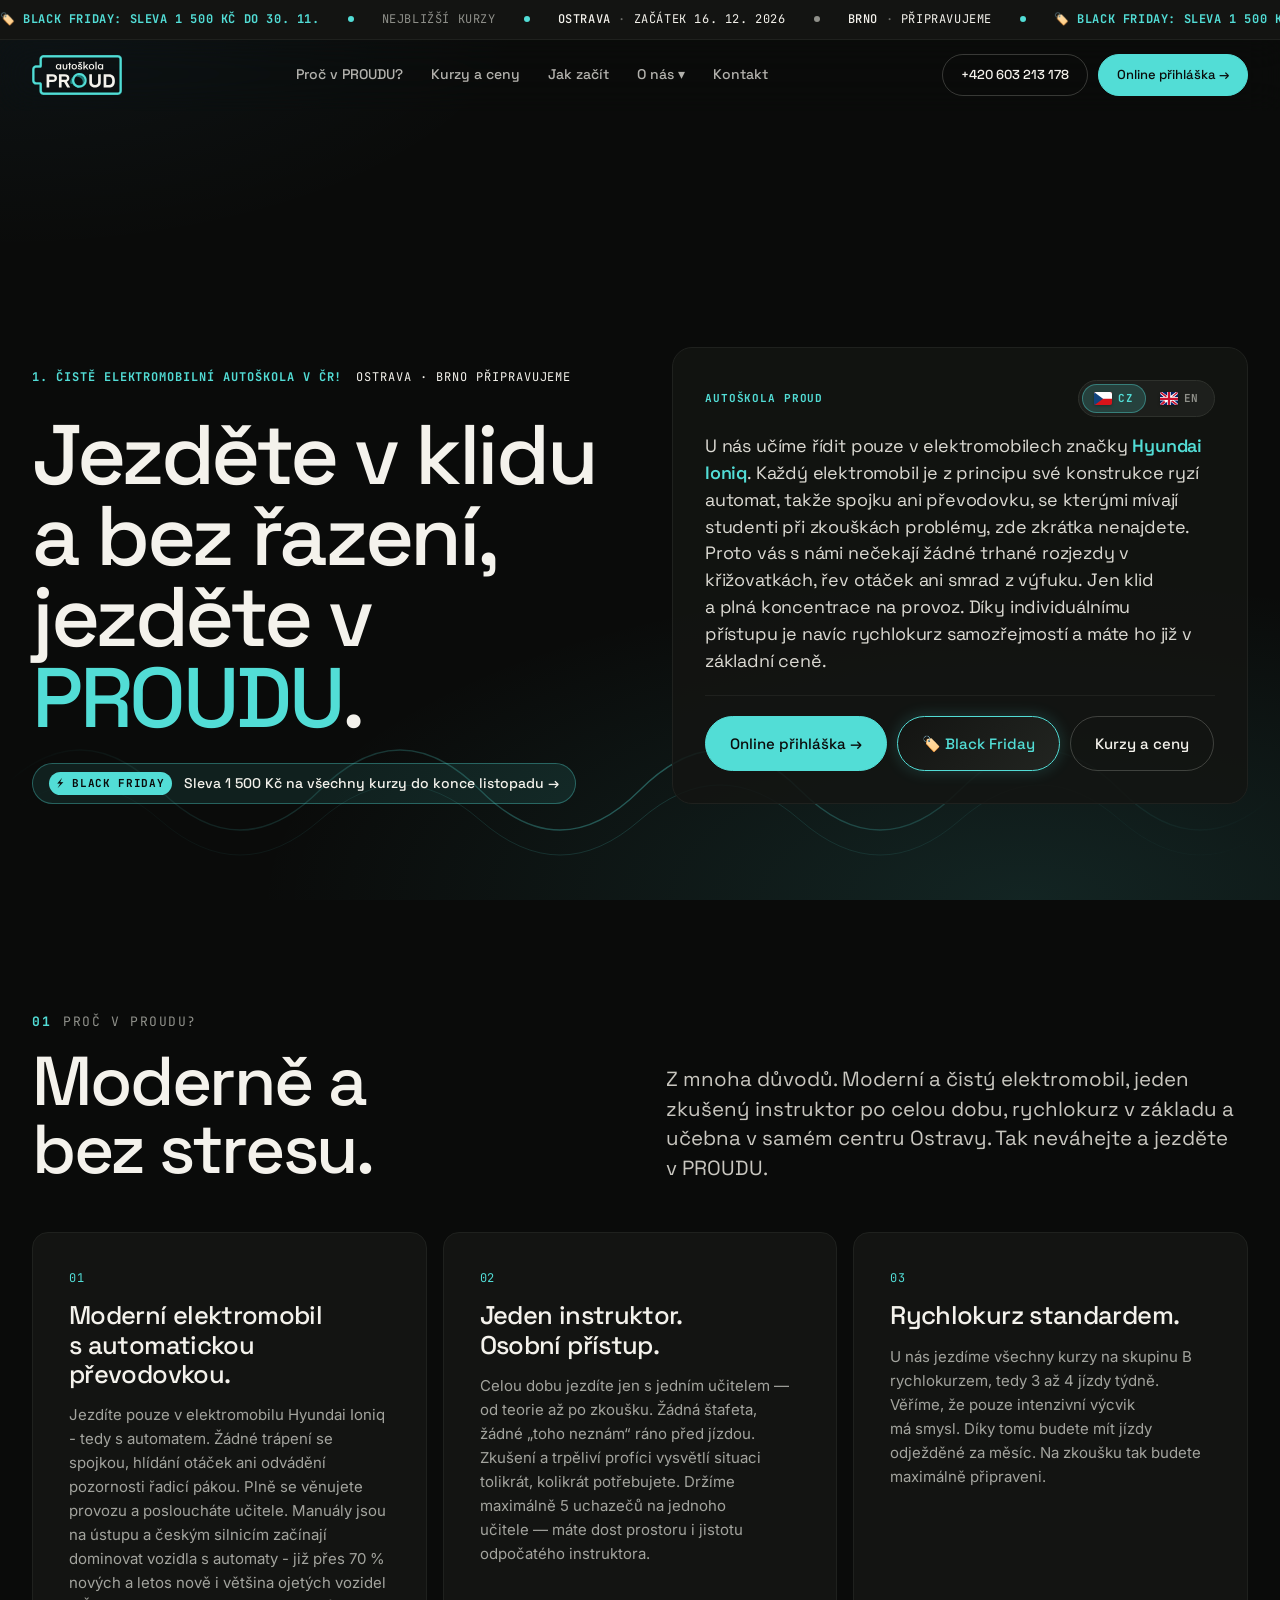
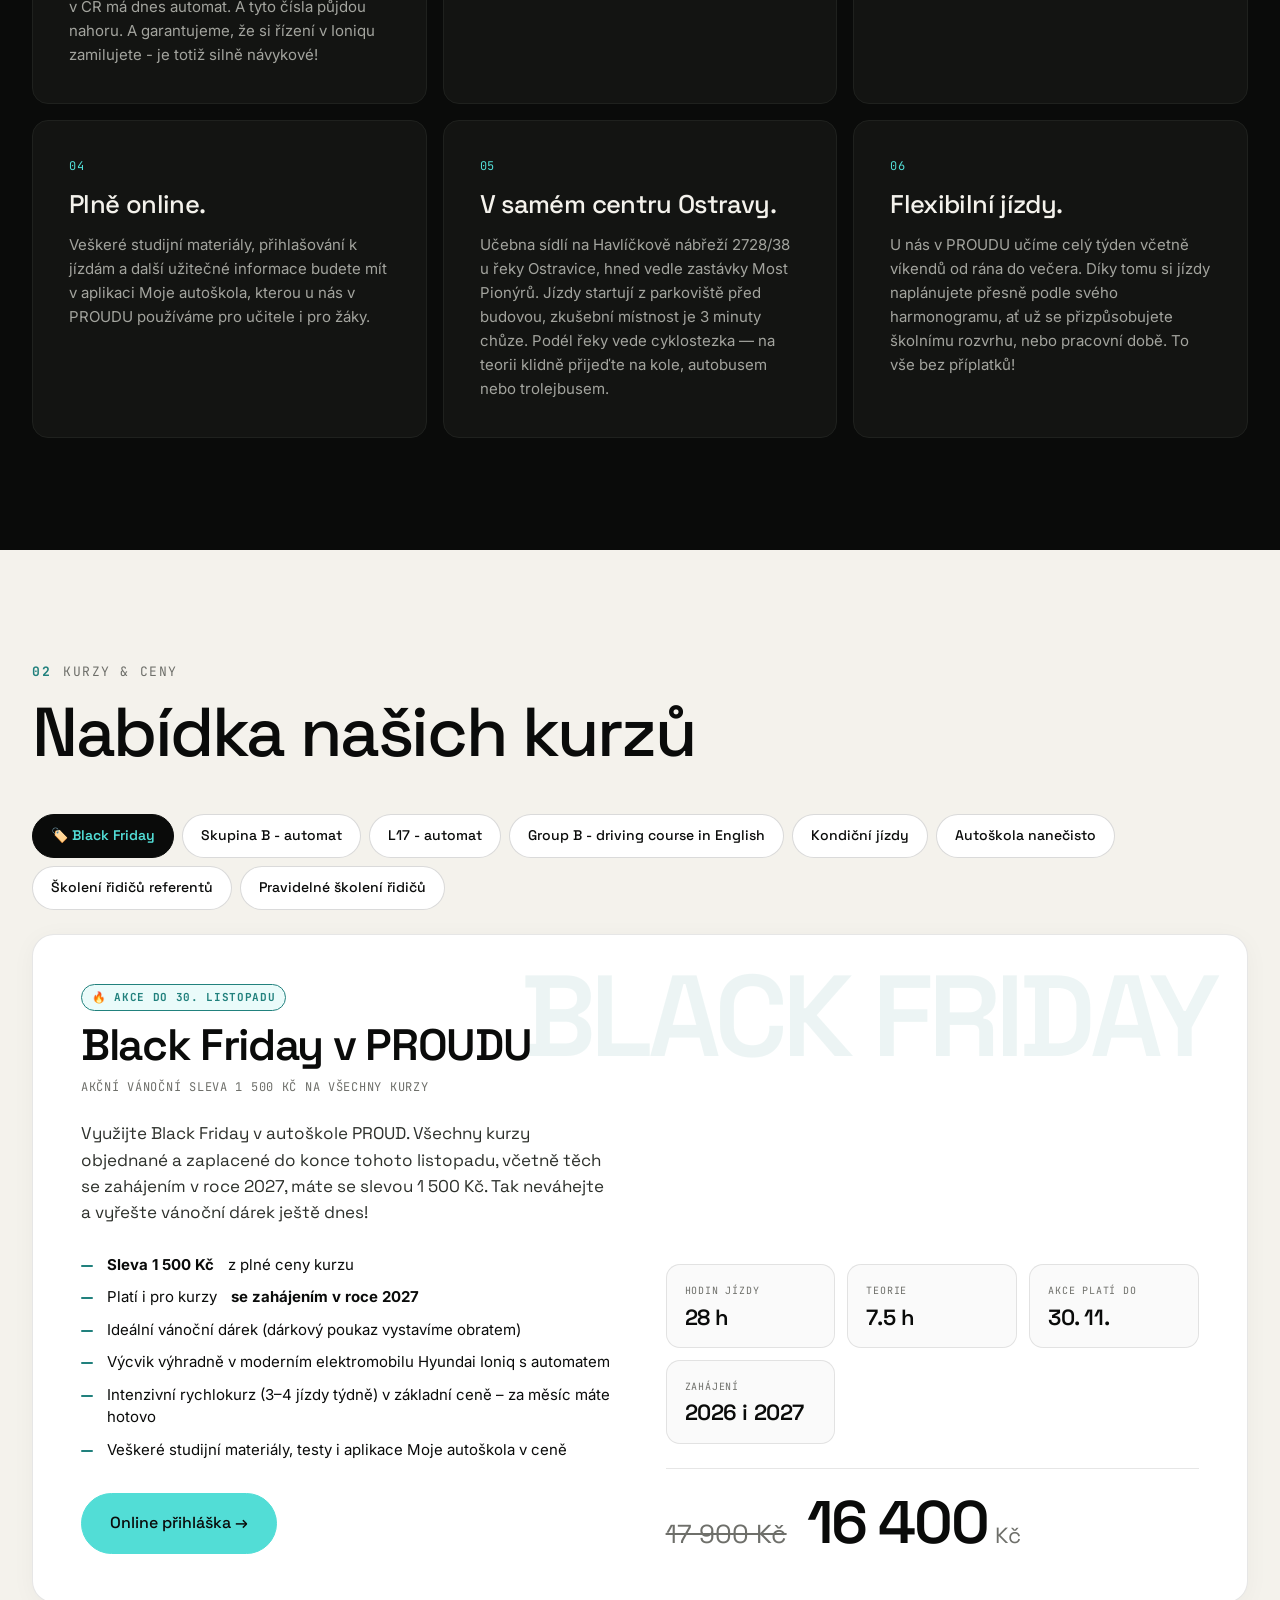
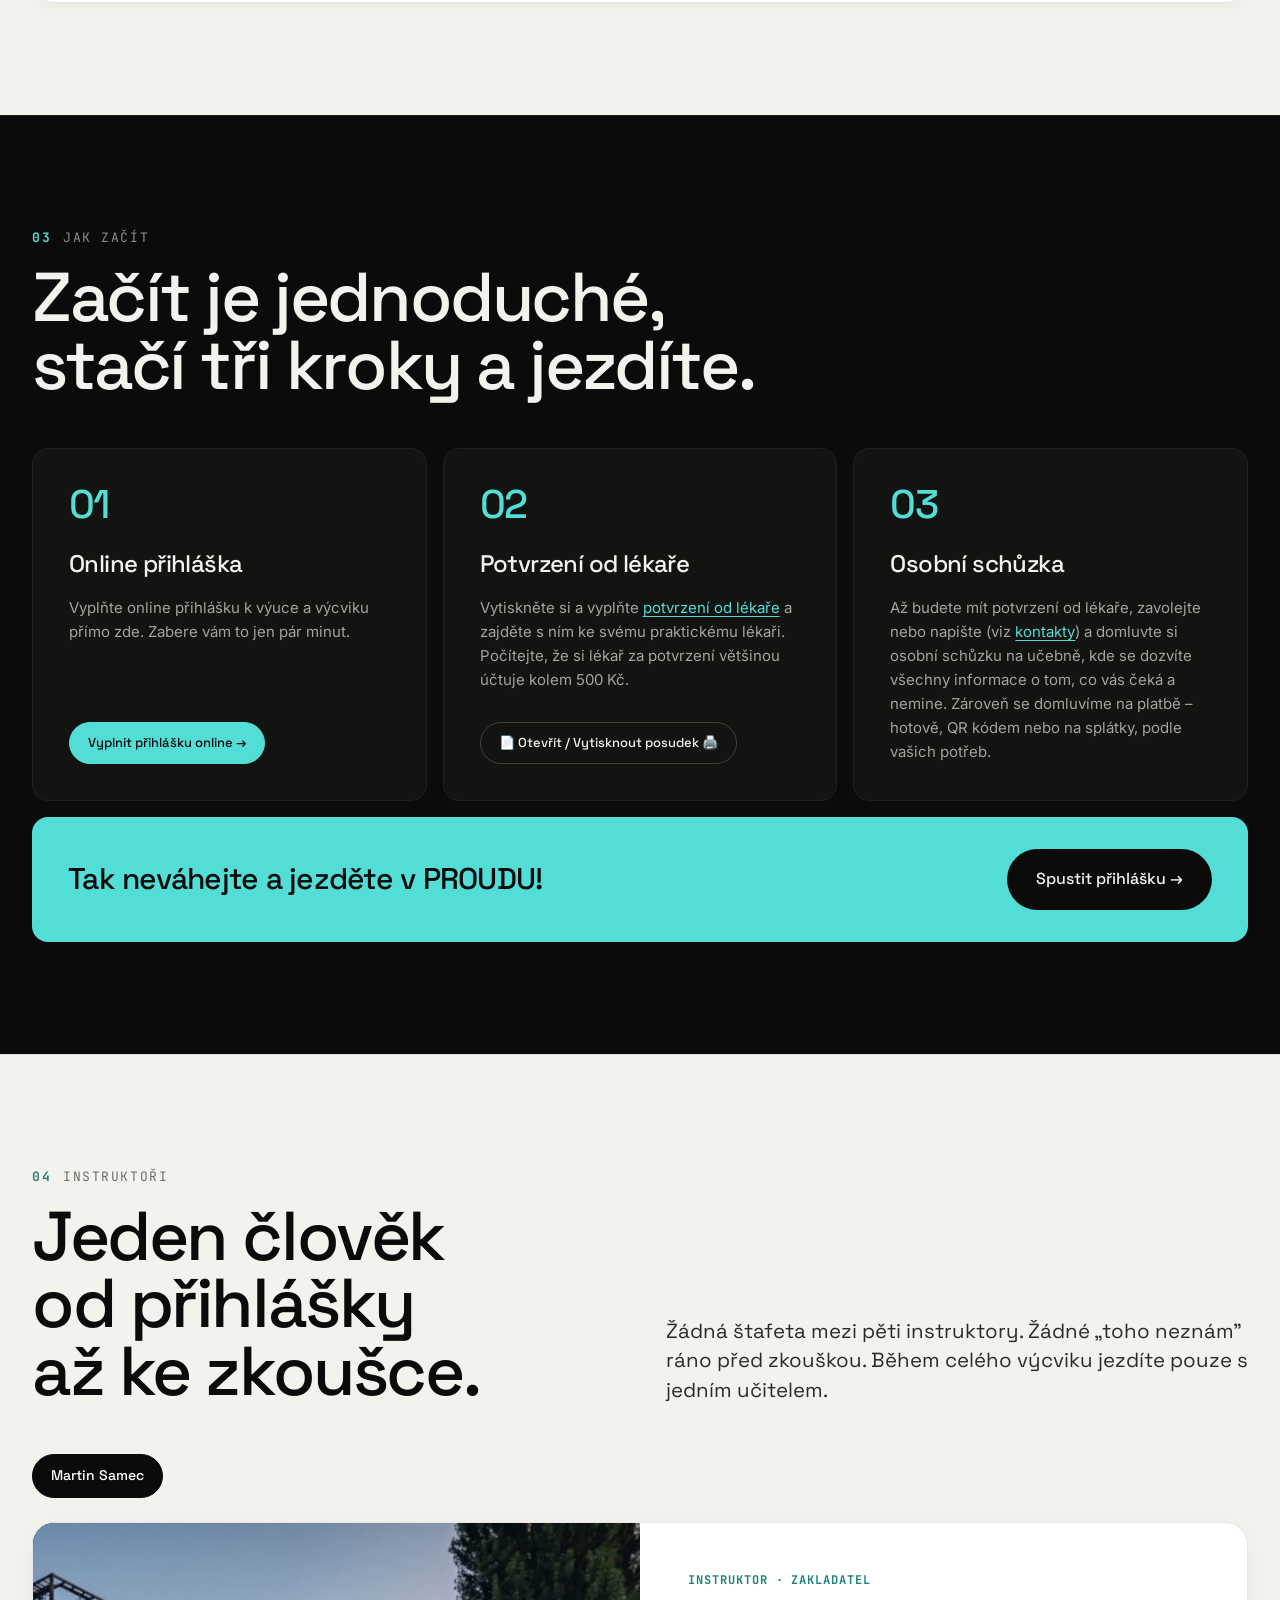
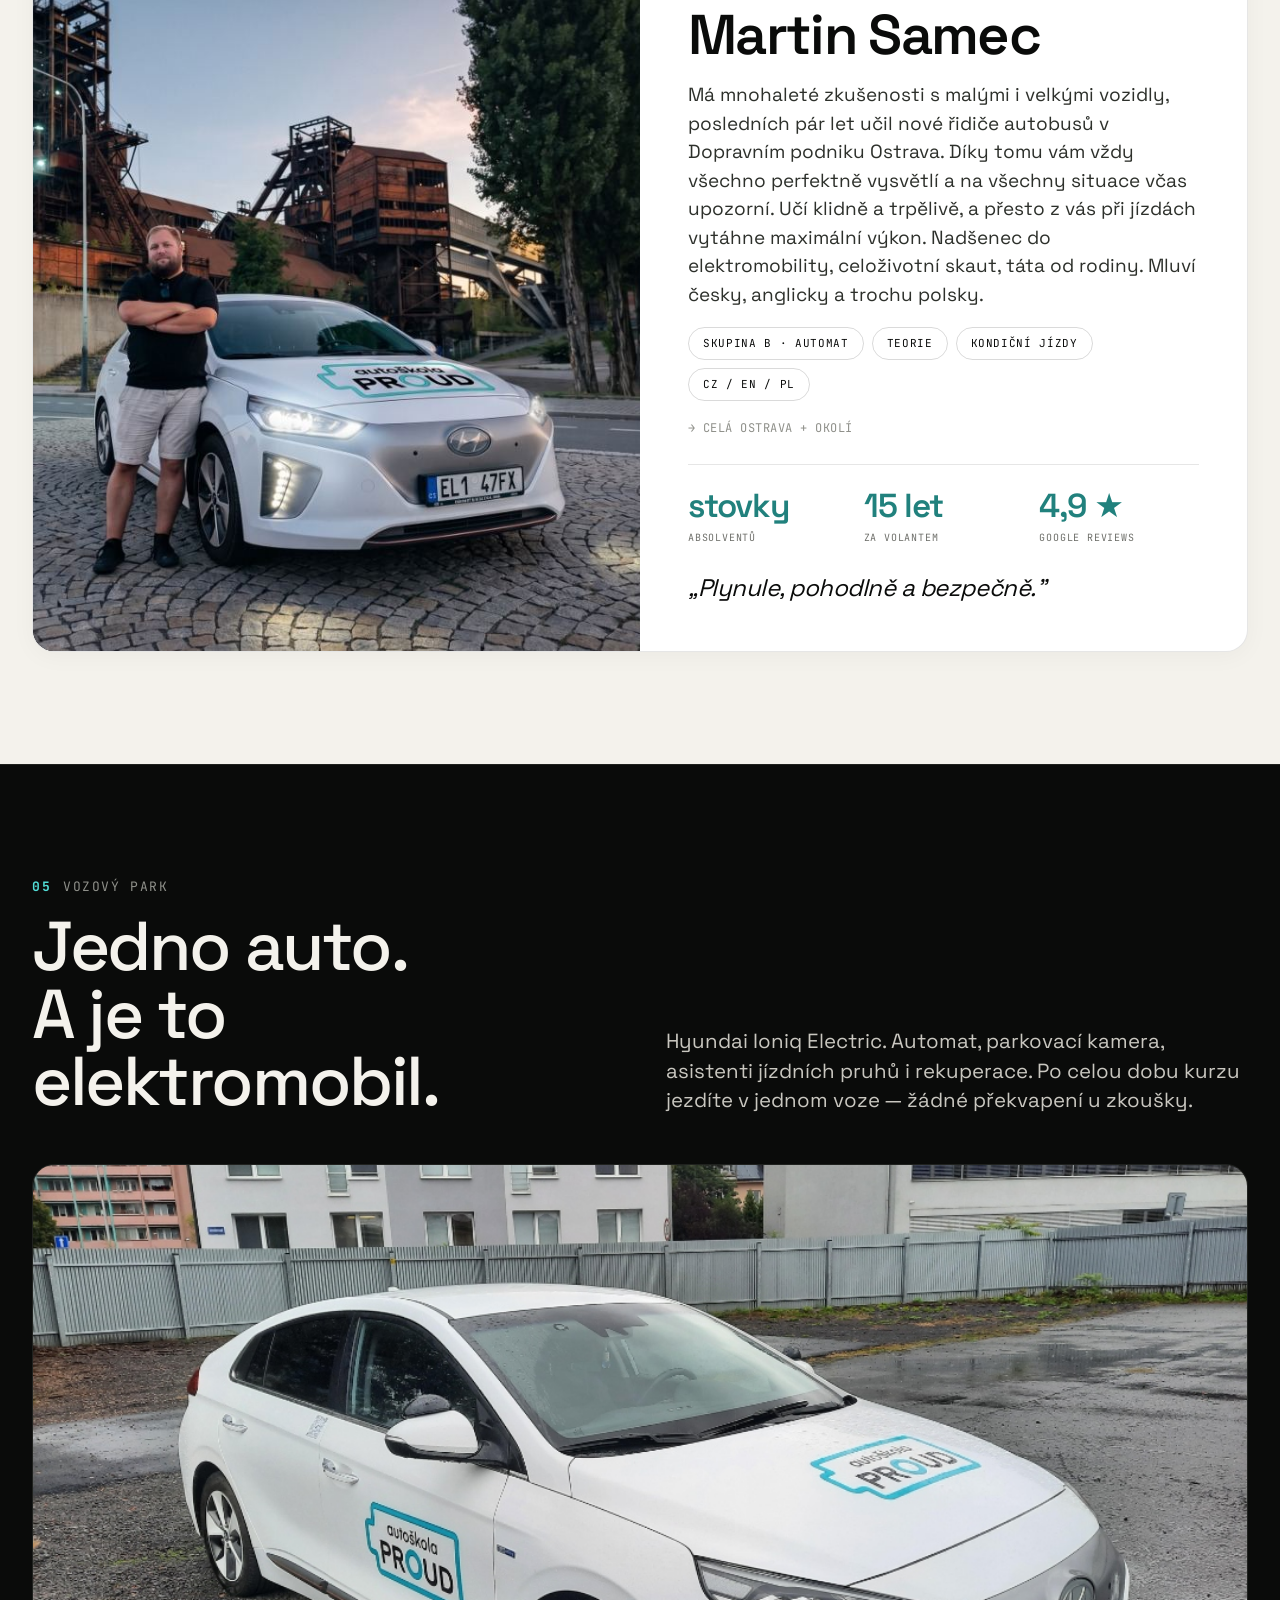
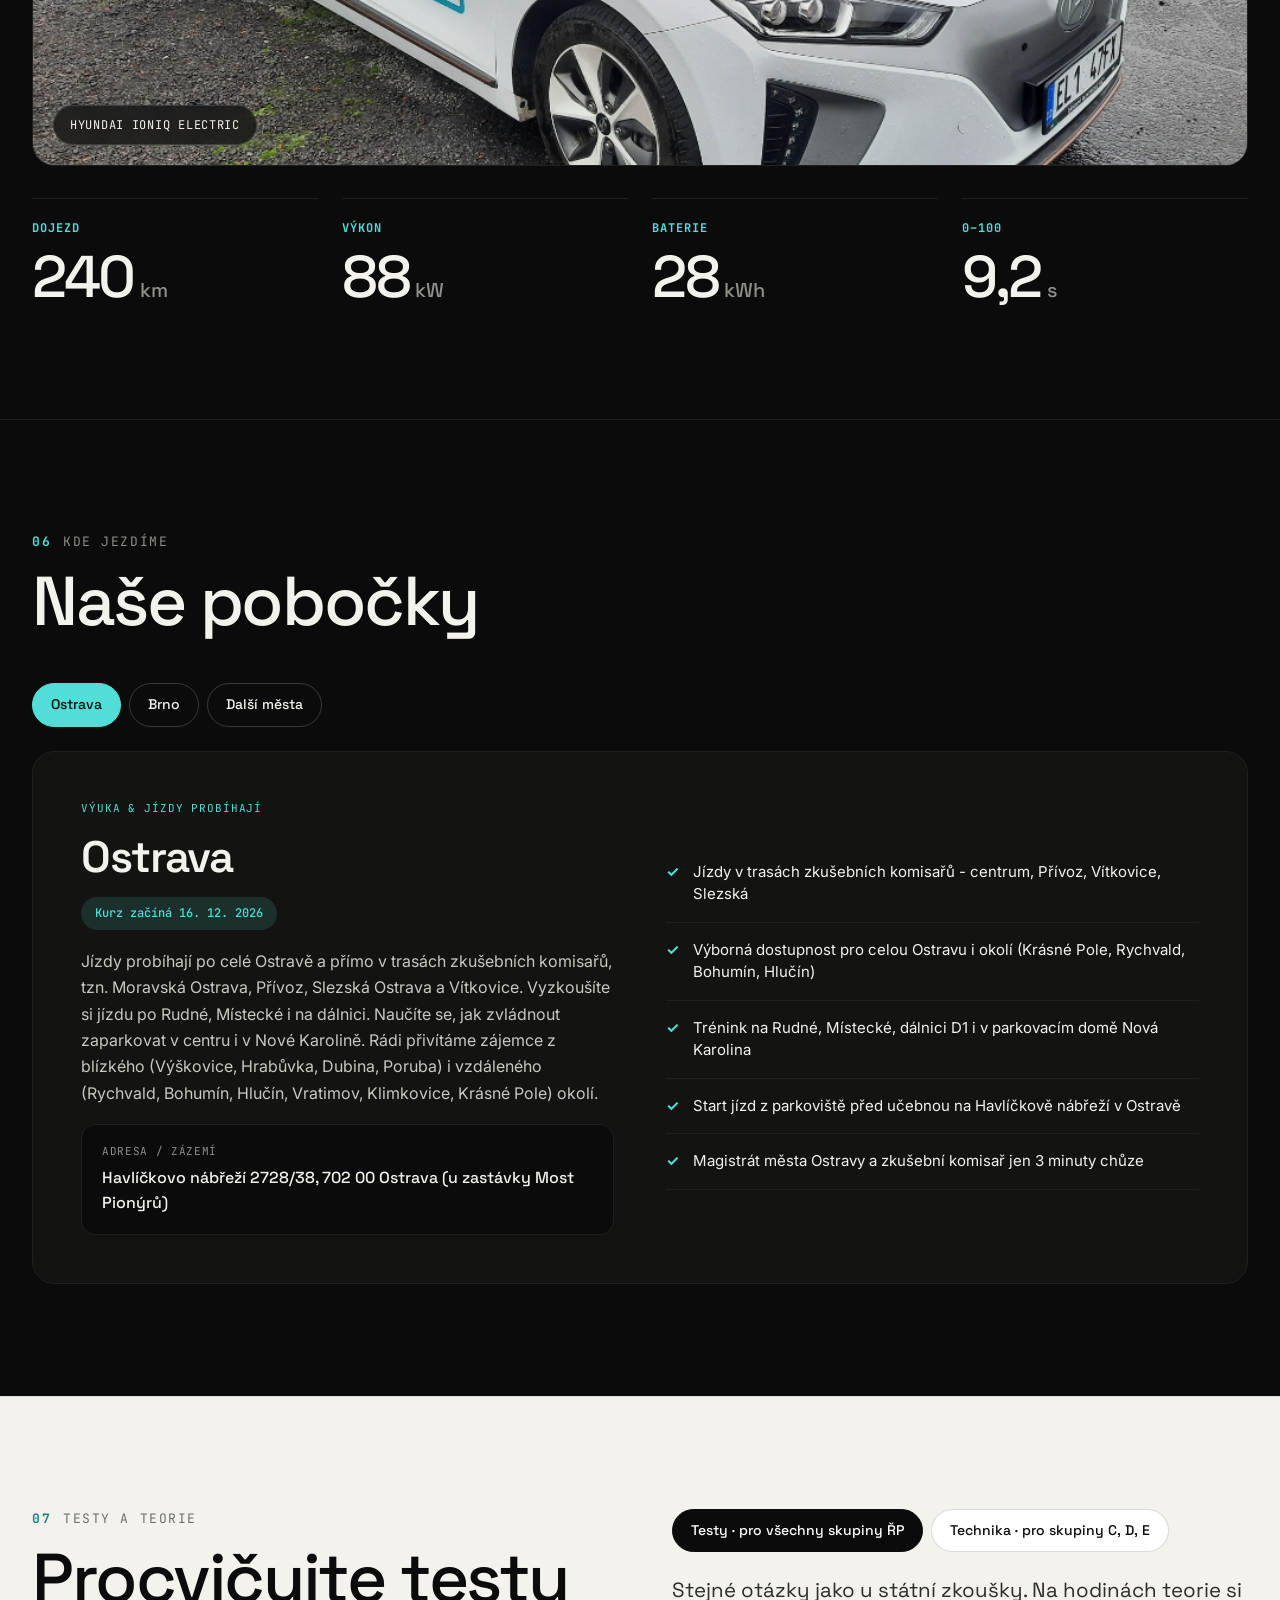
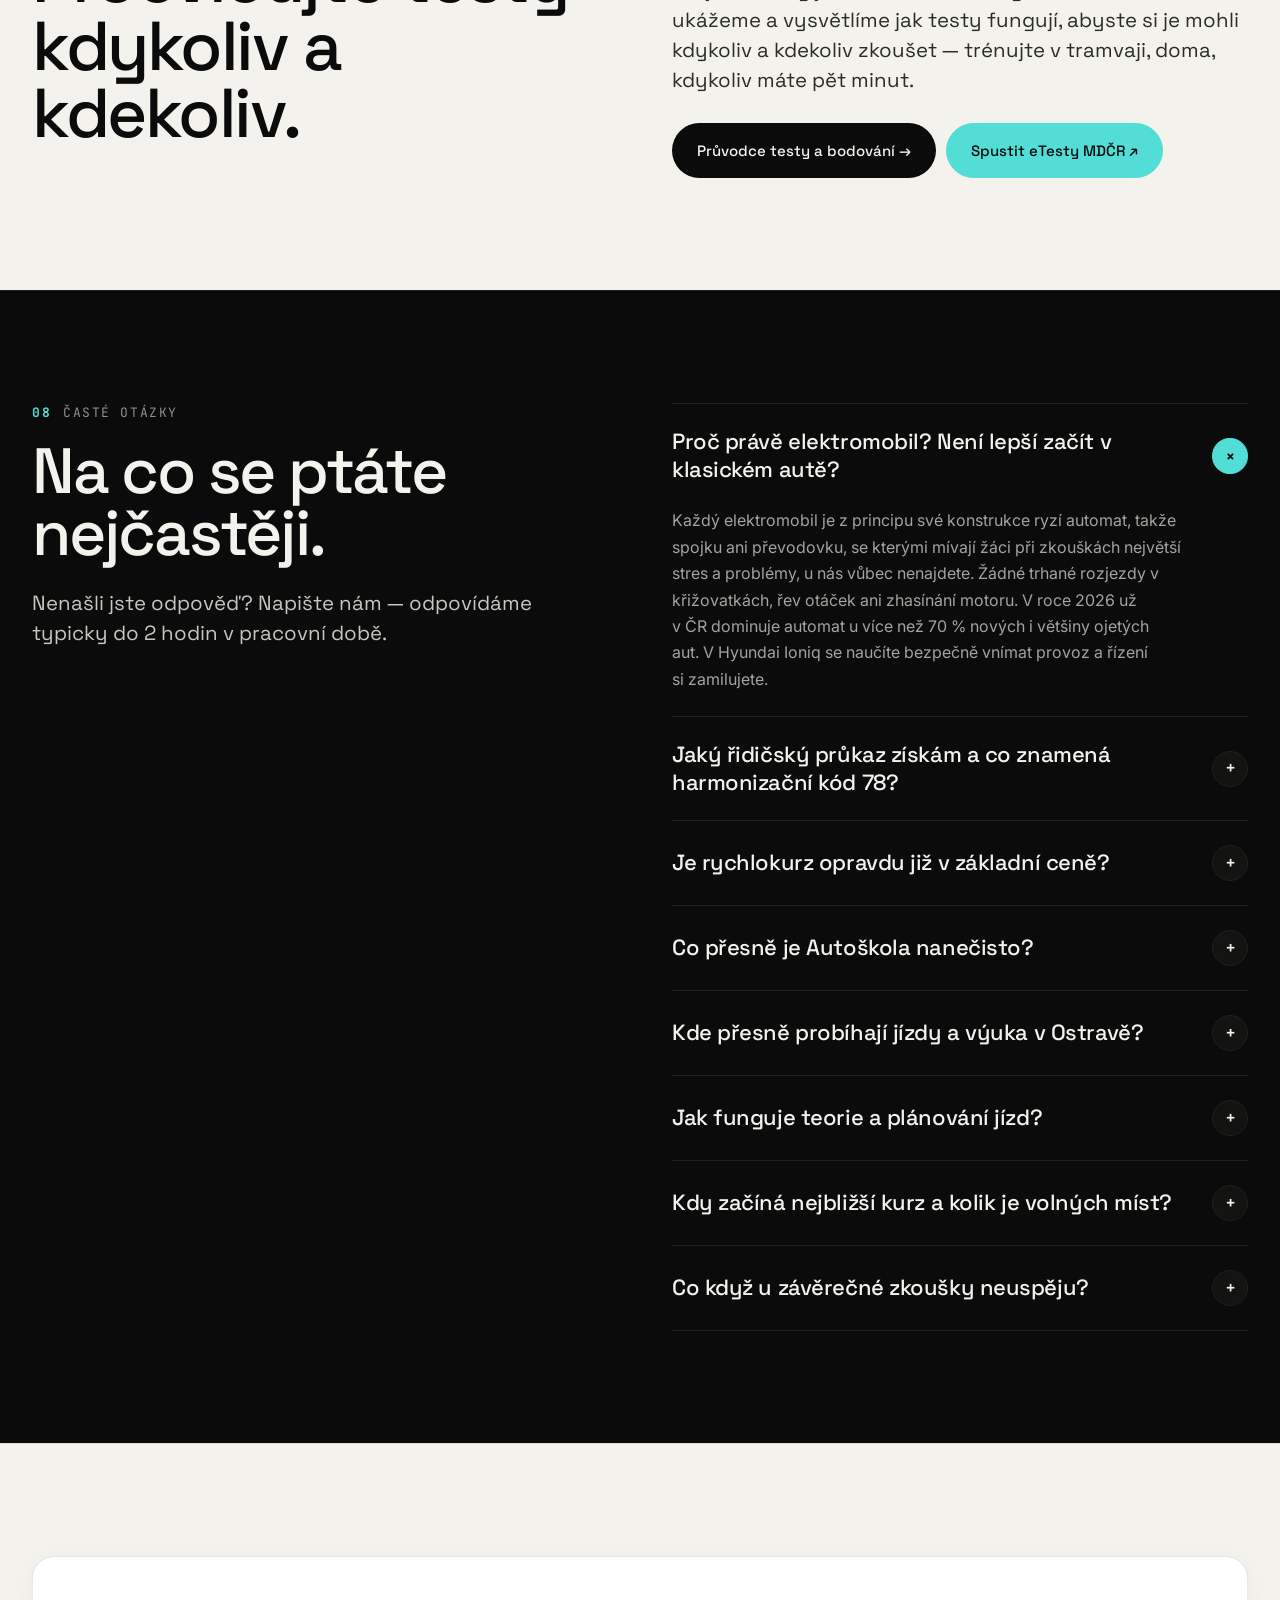
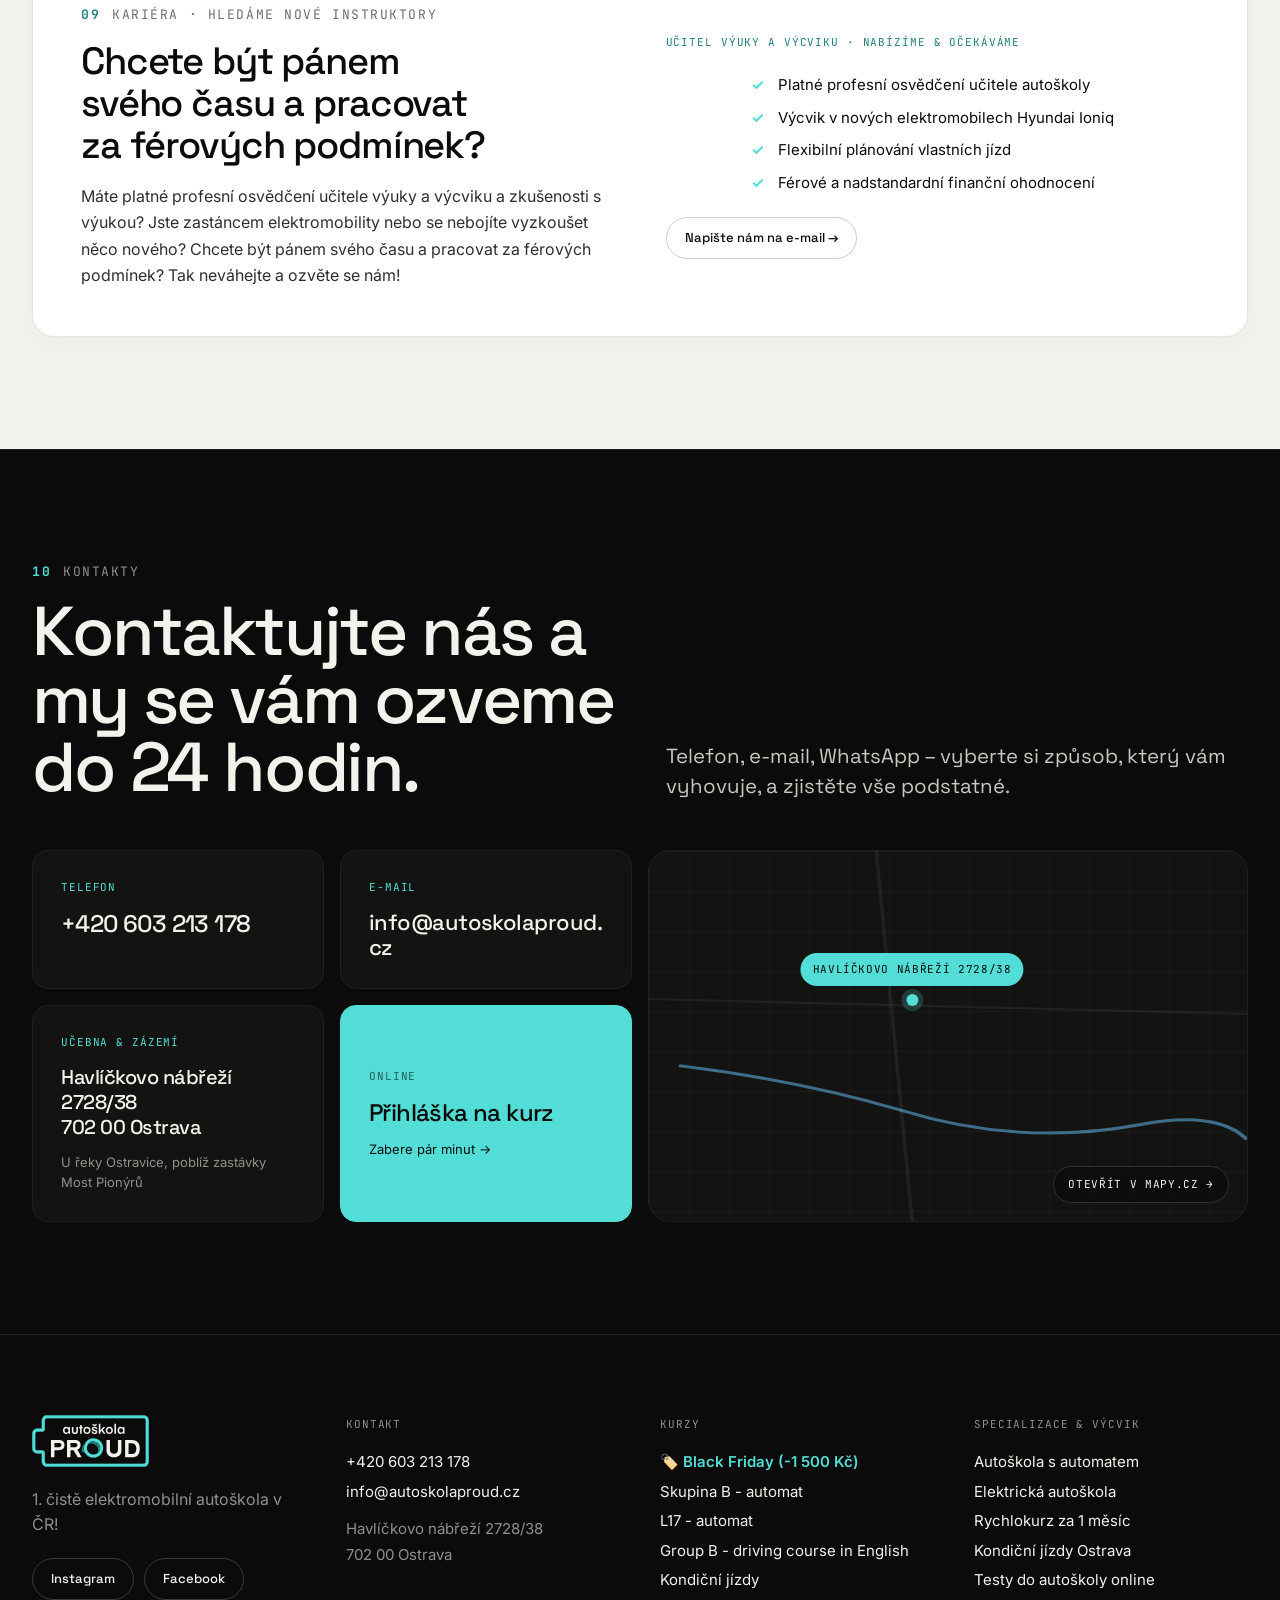
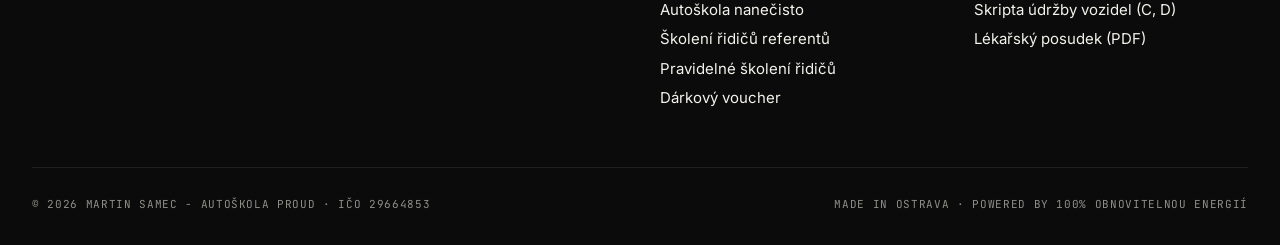
<file: index.html>
<!doctype html>
<html lang="cs">
<head>
<meta charset="utf-8" />
<title>Autoškola PROUD Ostrava · 1. čistě elektromobilní autoškola v ČR</title>
<meta name="viewport" content="width=device-width, initial-scale=1" />
<meta name="description" content="Autoškola PROUD Ostrava – 1. čistě elektromobilní autoškola v ČR. Výcvik výhradně v elektromobilu Hyundai Ioniq s automatem. Rychlokurz v základní ceně za 1 měsíc bez stresu ze spojky a řazení. Havlíčkovo nábřeží 38, Ostrava. Tel: +420 603 213 178." />
<meta name="keywords" content="autoškola Ostrava, autoškola s automatem Ostrava, elektromobilní autoškola Ostrava, elektrická autoškola Ostrava, autoškola elektromobil Ostrava, autoškola automat Ostrava, řidičák na automat Ostrava, rychlokurz autoškola Ostrava, řidičský průkaz skupina B kód 78, Autoškola PROUD" />
<link rel="canonical" href="https://autoskolaproud.cz/" />
<link rel="icon" type="image/svg+xml" href="/favicon.svg" />
<link rel="icon" type="image/png" sizes="32x32" href="/favicon-32x32.png" />
<link rel="icon" type="image/png" sizes="16x16" href="/favicon-16x16.png" />
<link rel="apple-touch-icon" sizes="180x180" href="/apple-touch-icon.png" />
<link rel="shortcut icon" href="/favicon.ico" />

<!-- Open Graph / Facebook -->
<meta property="og:type" content="website" />
<meta property="og:locale" content="cs_CZ" />
<meta property="og:site_name" content="Autoškola PROUD Ostrava" />
<meta property="og:title" content="Autoškola PROUD Ostrava · 1. čistě elektromobilní autoškola v ČR" />
<meta property="og:description" content="Autoškola PROUD – 1. čistě elektromobilní autoškola v ČR. Výcvik výhradně v elektromobilu Hyundai Ioniq s automatickou převodovkou. Rychlokurz v základní ceně, odježděno za měsíc." />
<meta property="og:url" content="https://autoskolaproud.cz/" />
<meta property="og:image" content="https://autoskolaproud.cz/logo/SVG/LOGO.svg" />

<!-- Twitter -->
<meta name="twitter:card" content="summary_large_image" />
<meta name="twitter:title" content="Autoškola PROUD Ostrava · 1. čistě elektromobilní autoškola v ČR" />
<meta name="twitter:description" content="1. čistě elektromobilní autoškola v ČR. Výcvik výhradně v Hyundai Ioniq s automatem. Klidná jízda bez stresu a bez řazení." />
<meta name="twitter:image" content="https://autoskolaproud.cz/logo/SVG/LOGO.svg" />

<!-- Local SEO / Geo -->
<meta name="geo.region" content="CZ-80" />
<meta name="geo.placename" content="Ostrava" />
<meta name="geo.position" content="49.8398;18.2936" />
<meta name="ICBM" content="49.8398, 18.2936" />

<!-- Google Analytics 4 (GA4) Tracking Script -->
<script async src="https://www.googletagmanager.com/gtag/js?id=G-QQK7QPSL2N"></script>
<script>
  window.dataLayer = window.dataLayer || [];
  function gtag(){dataLayer.push(arguments);}
  gtag('js', new Date());

  window.GA_MEASUREMENT_ID = 'G-QQK7QPSL2N';
  gtag('config', window.GA_MEASUREMENT_ID, {
    send_page_view: true
  });

  window.trackGAEvent = function(eventName, params) {
    if (typeof window.gtag === 'function' && window.GA_MEASUREMENT_ID && window.GA_MEASUREMENT_ID !== 'G-XXXXXXXXXX') {
      window.gtag('event', eventName, params || {});
    }
  };
</script>

<!-- Schema.org JSON-LD Structured Data (Google & AI Search / GEO) -->
<script type="application/ld+json">
{
  "@context": "https://schema.org",
  "@graph": [
    {
      "@type": ["AutomotiveBusiness", "EducationalOrganization"],
      "@id": "https://autoskolaproud.cz/#organization",
      "name": "Autoškola PROUD",
      "legalName": "MARTIN SAMEC - AUTOŠKOLA PROUD",
      "identifier": "29664853",
      "alternateName": ["Autoškola Proud", "Proud Autoškola Ostrava"],
      "url": "https://autoskolaproud.cz/",
      "logo": "https://autoskolaproud.cz/logo/SVG/LOGO.svg",
      "image": "https://autoskolaproud.cz/logo/SVG/LOGO.svg",
      "description": "1. čistě elektromobilní autoškola v ČR. Výcvik výhradně v elektromobilu Hyundai Ioniq s automatickou převodovkou v Ostravě a okolí.",
      "telephone": "+420603213178",
      "email": "info@autoskolaproud.cz",
      "priceRange": "$$",
      "founder": {
        "@type": "Person",
        "name": "Martin Samec",
        "jobTitle": "Majitel a Hlavní Instruktor"
      },
      "address": {
        "@type": "PostalAddress",
        "streetAddress": "Havlíčkovo nábřeží 2728/38",
        "addressLocality": "Ostrava",
        "postalCode": "702 00",
        "addressCountry": "CZ"
      },
      "geo": {
        "@type": "GeoCoordinates",
        "latitude": 49.8398,
        "longitude": 18.2936
      },
      "areaServed": [
        { "@type": "City", "name": "Ostrava" },
        { "@type": "AdministrativeArea", "name": "Moravská Ostrava a Přívoz" },
        { "@type": "AdministrativeArea", "name": "Ostrava-Poruba" },
        { "@type": "AdministrativeArea", "name": "Ostrava-Jih (Výškovice, Hrabůvka, Dubina, Zábřeh)" },
        { "@type": "AdministrativeArea", "name": "Slezská Ostrava a Hladnov" },
        { "@type": "AdministrativeArea", "name": "Mariánské Hory a Hulváky" },
        { "@type": "AdministrativeArea", "name": "Vítkovice" },
        { "@type": "AdministrativeArea", "name": "Krásné Pole" },
        { "@type": "AdministrativeArea", "name": "Rychvald" },
        { "@type": "AdministrativeArea", "name": "Bohumín" },
        { "@type": "AdministrativeArea", "name": "Hlučín" },
        { "@type": "AdministrativeArea", "name": "Vratimov" },
        { "@type": "AdministrativeArea", "name": "Klimkovice" }
      ],
      "openingHoursSpecification": {
        "@type": "OpeningHoursSpecification",
        "dayOfWeek": ["Monday", "Tuesday", "Wednesday", "Thursday", "Friday"],
        "opens": "08:00",
        "closes": "18:00"
      },
      "sameAs": [
        "https://www.facebook.com/autoskolaproud"
      ]
    },
    {
      "@type": "Course",
      "@id": "https://autoskolaproud.cz/#course-b-automat",
      "name": "Řidičský průkaz skupina B (Automat / Elektromobil)",
      "description": "Kompletní kurz pro získání řidičského průkazu skupiny B na osobní automobil s automatickou převodovkou v elektromobilu Hyundai Ioniq. Všechny kurzy jezdíme rychlokurzem (3–4 jízdy týdně, odježděno za měsíc).",
      "provider": {
        "@id": "https://autoskolaproud.cz/#organization"
      },
      "courseCode": "B-AUTOMAT",
      "hasCourseInstance": {
        "@type": "CourseInstance",
        "courseMode": "In-Person",
        "location": "Ostrava - Havlíčkovo nábřeží 2728/38"
      }
    },
    {
      "@type": "FAQPage",
      "@id": "https://autoskolaproud.cz/#faq",
      "mainEntity": [
        {
          "@type": "Question",
          "name": "Jak probíhá výcvik v Autoškole PROUD v Ostravě?",
          "acceptedAnswer": {
            "@type": "Answer",
            "text": "U nás jezdíme všechny kurzy na skupinu B rychlokurzem, tedy 3 až 4 jízdy týdně. Díky tomu máte jízdy odježděné za měsíc a na zkoušku jste maximálně připraveni. Výcvik probíhá výhradně v elektromobilu Hyundai Ioniq s automatickou převodovkou."
          }
        },
        {
          "@type": "Question",
          "name": "Na jakém autě se v Autoškole PROUD učí řídit?",
          "acceptedAnswer": {
            "@type": "Answer",
            "text": "Jezdíme výhradně v čisto-elektrickém automobilu Hyundai Ioniq Electric s automatickou převodovkou, parkovací kamerou a jízdními asistenty."
          }
        },
        {
          "@type": "Question",
          "name": "Kde Autoškola PROUD v Ostravě sídlí a jak se přihlásit?",
          "acceptedAnswer": {
            "@type": "Answer",
            "text": "Sídlíme v Ostravě na adrese Havlíčkovo nábřeží 2728/38 (u zastávky Most Pionýrů). Přihlásit se můžete online na webu autoskolaproud.cz nebo telefonicky na +420 603 213 178 a emailem info@autoskolaproud.cz."
          }
        },
        {
          "@type": "Question",
          "name": "Jaké jsou možnosti platby v Autoškole PROUD?",
          "acceptedAnswer": {
            "@type": "Answer",
            "text": "Platbu si můžete domluvit hotově, QR kódem nebo na splátky, přesně podle vašich potřeb."
          }
        }
      ]
    }
  ]
}
</script>

<link rel="preconnect" href="https://fonts.googleapis.com">
<link rel="preconnect" href="https://fonts.gstatic.com" crossorigin>
<link href="https://fonts.googleapis.com/css2?family=Space+Grotesk:wght@400;500;600;700&family=Inter:wght@400;500;600;700&family=JetBrains+Mono:wght@400;500;700&display=swap" rel="stylesheet">
<style>
:root{--bg:#0A0B0A;--bg2:#131412;--paper:#F4F2EC;--ink:#0A0B0A;--ink2:#2B2C2A;--muted:#8F908A;--muted-l:#6E6F6A;--text2:#A3A49E;--text3:#C9C7C0;--line:#1F211E;--line2:#2E312C;--volt:#52DDD6;--volt-h:#86E8E3;--volt-deep:#21817D;--d:"Space Grotesk",system-ui,sans-serif;--b:"Inter",system-ui,sans-serif;--m:"JetBrains Mono",ui-monospace,monospace}
*{box-sizing:border-box}
html{scroll-behavior:smooth;scroll-padding-top:110px}
html,body{margin:0;padding:0;background:var(--bg)}
body{color:var(--paper);font-family:var(--b);font-size:16px;line-height:1.55;-webkit-font-smoothing:antialiased;overflow-x:hidden}
a{color:var(--volt);text-decoration:none}a:hover{color:var(--volt-h)}
button,input,select,textarea{font:inherit}
::selection{background:var(--volt);color:var(--ink)}
img{max-width:100%}
.wrap{max-width:1280px;margin:0 auto;padding:0 clamp(20px,4vw,32px)}
.mono{font-family:var(--m);text-transform:uppercase;letter-spacing:.08em}
@keyframes annflow{from{transform:translateX(0)}to{transform:translateX(-50%)}}
@keyframes pulse{0%{box-shadow:0 0 0 0 rgba(82,221,214,.5)}100%{box-shadow:0 0 0 12px rgba(82,221,214,0)}}
@keyframes fadein{from{opacity:0}to{opacity:1}}
@media (prefers-reduced-motion:reduce){*{animation:none!important;scroll-behavior:auto!important}}
/* buttons */
.btn{display:inline-flex;align-items:center;gap:10px;padding:15px 24px;border-radius:999px;border:1px solid transparent;font-family:var(--d);font-weight:500;font-size:15px;cursor:pointer;white-space:nowrap;transition:background .2s,border-color .2s,color .2s,transform .15s}
.btn:hover{transform:translateY(-1px)}
.btn-volt{background:var(--volt);border-color:var(--volt);color:var(--ink)}.btn-volt:hover{background:var(--volt-h);border-color:var(--volt-h);color:var(--ink)}
.btn-ghost{background:transparent;border-color:rgba(244,242,236,.2);color:var(--paper)}.btn-ghost:hover{border-color:rgba(244,242,236,.45);color:var(--paper)}
.btn-ink{background:var(--ink);color:var(--paper)}.btn-ink:hover{background:var(--ink2);color:var(--paper)}
.btn.lg{padding:17px 28px;font-size:16px}.btn.sm{padding:10px 18px;font-size:13px}
.light .btn-volt:hover{background:#3FCFC8;border-color:#3FCFC8}
/* Black Friday */
.hero-bf-pill{display:inline-flex;align-items:center;gap:12px;margin-top:24px;padding:8px 16px;background:rgba(82,221,214,.1);border:1px solid rgba(82,221,214,.35);border-radius:999px;color:var(--paper);font-size:14px;text-decoration:none;transition:all .2s;max-width:fit-content}
.hero-bf-pill:hover{background:rgba(82,221,214,.2);border-color:var(--volt);transform:translateY(-1px);color:var(--paper)}
.hero-bf-pill .bf-tag{background:var(--volt);color:var(--ink);font-family:var(--m);font-size:11px;font-weight:700;letter-spacing:.06em;padding:3px 8px;border-radius:999px;text-transform:uppercase}
.hero-bf-pill .bf-text{font-family:var(--d);font-weight:500}
.btn-bf{background:linear-gradient(135deg,#131412 0%,#222521 100%);border:1px solid var(--volt);color:var(--volt);box-shadow:0 0 16px rgba(82,221,214,.2)}
.btn-bf:hover{background:var(--volt);color:var(--ink);border-color:var(--volt);box-shadow:0 0 24px rgba(82,221,214,.4)}
.bf-badge-pill{display:inline-flex;align-items:center;gap:6px;background:rgba(82,221,214,.12);border:1px solid var(--volt-deep);color:var(--volt-deep);font-family:var(--m);font-size:11px;font-weight:700;letter-spacing:.06em;text-transform:uppercase;padding:4px 10px;border-radius:999px;margin-bottom:12px}
.tab[data-tab="black-friday"]{border-color:var(--volt-deep)!important;color:var(--volt-deep)!important;font-weight:600}
.tab[data-tab="black-friday"].active{background:var(--volt)!important;border-color:var(--volt)!important;color:var(--ink)!important}
.light .tab[data-tab="black-friday"]{border-color:var(--volt-deep)!important;color:var(--volt-deep)!important;font-weight:600}
.light .tab[data-tab="black-friday"].active{background:var(--ink)!important;border-color:var(--ink)!important;color:var(--volt)!important}
/* ticker */
.annbar{position:fixed;top:0;left:0;right:0;z-index:70;height:40px;background:var(--bg2);border-bottom:1px solid var(--line);overflow:hidden;display:flex;align-items:center}
.annbar-track{display:flex;white-space:nowrap;animation:annflow 40s linear infinite;font-family:var(--m);font-size:12px;letter-spacing:.05em;text-transform:uppercase;will-change:transform}
.ann-unit{display:inline-flex;align-items:center;gap:28px;padding-right:28px}
.ann-unit .dot{width:6px;height:6px;border-radius:50%;background:var(--volt)}
.ann-unit .dot-muted{background:var(--muted)}
.ann-unit .sep{color:var(--muted-l)}.ann-unit b{font-weight:500}
/* nav */
.nav{position:fixed;top:40px;left:0;right:0;z-index:60;padding:14px 0;background:rgba(10,11,10,0);border-bottom:1px solid transparent;transition:background .25s,border-color .25s;-webkit-backdrop-filter:blur(18px) saturate(140%);backdrop-filter:blur(18px) saturate(140%)}
.nav.scrolled{background:rgba(10,11,10,.78);border-bottom-color:rgba(244,242,236,.06)}
.nav-inner{display:flex;align-items:center;justify-content:space-between;gap:24px}
.nav-logo img{height:40px;width:auto;display:block}
.nav-links{display:flex;align-items:center;gap:28px;font-family:var(--d);font-weight:500;font-size:14px}
.nav-links a{color:var(--paper);opacity:.72;white-space:nowrap;transition:opacity .2s,color .2s}
.nav-links a:hover{opacity:1;color:var(--paper)}
/* dropdown */
.nav-drop{position:relative;display:flex;align-items:center}
.nav-drop-btn{display:inline-flex;align-items:center;gap:6px;background:transparent;border:none;color:var(--paper);opacity:.72;font-family:var(--d);font-weight:500;font-size:14px;cursor:pointer;padding:8px 0;transition:opacity .2s,color .2s}
.nav-drop:hover .nav-drop-btn,.nav-drop:focus-within .nav-drop-btn{opacity:1;color:var(--volt)}
.nav-drop-menu{position:absolute;top:100%;left:50%;transform:translateX(-50%) translateY(10px);min-width:180px;background:var(--bg2);border:1px solid var(--line2);border-radius:12px;padding:8px;box-shadow:0 12px 32px rgba(0,0,0,.6);opacity:0;visibility:hidden;pointer-events:none;transition:all .2s ease;display:flex;flex-direction:column;gap:4px;z-index:75}
.nav-drop:hover .nav-drop-menu,.nav-drop:focus-within .nav-drop-menu{opacity:1;visibility:visible;pointer-events:auto;transform:translateX(-50%) translateY(0)}
.nav-drop-menu a{padding:10px 14px;border-radius:8px;font-size:13px;opacity:1;color:var(--paper);display:block;transition:background .15s,color .15s}
.nav-drop-menu a:hover{background:rgba(82,221,214,.1);color:var(--volt)}
.nav-cta{display:flex;gap:10px;align-items:center}
.burger{display:none;padding:10px 16px;border-radius:999px;border:1px solid rgba(244,242,236,.2);background:transparent;color:var(--paper);font-family:var(--m);font-size:11px;letter-spacing:.08em;text-transform:uppercase;cursor:pointer}
@media (max-width:1279px){.nav-phone{display:none!important}}
@media (max-width:1099px){.nav-links{display:none}.burger{display:inline-flex}.nav{background:rgba(10,11,10,.78)}}
@media (max-width:759px){.nav-apply{display:none!important}}
.mmenu{position:fixed;inset:0;z-index:90;background:var(--bg);padding:24px clamp(20px,6vw,32px) max(24px,env(safe-area-inset-bottom));display:none;flex-direction:column;animation:fadein .2s ease;overflow-y:auto}
.mmenu.open{display:flex}
.mmenu-top{display:flex;justify-content:space-between;align-items:center}
.mmenu-top img{height:36px}
.mmenu-close{padding:10px 16px;border-radius:999px;border:none;background:var(--volt);color:var(--ink);font-family:var(--m);font-size:11px;letter-spacing:.08em;text-transform:uppercase;cursor:pointer}
.mmenu-links{flex:1;display:flex;flex-direction:column;justify-content:center;padding:16px 0}
.mmenu-links a,.mmenu-head{font-family:var(--d);font-weight:500;font-size:clamp(20px,5vw,26px);letter-spacing:-.025em;color:var(--paper);padding:12px 0;border-bottom:1px solid var(--line)}
.mmenu-head{border-bottom:none;padding-bottom:4px}
.mmenu-sublinks{display:flex;flex-direction:column;padding-left:18px;border-bottom:1px solid var(--line);padding-bottom:10px}
.mmenu-sublinks a{font-size:clamp(17px,4.2vw,20px);color:var(--volt)!important;padding:8px 0;border-bottom:none}
.mmenu-sublinks a:hover{color:var(--volt-h)!important}
.mmenu-actions{display:flex;flex-direction:column;gap:10px}.mmenu-actions .btn{justify-content:center;font-size:16px}
/* hero */
.hero{position:relative;overflow:hidden;padding:clamp(150px,18vw,190px) 0 clamp(64px,8vw,96px);min-height:min(100vh,960px);display:flex;flex-direction:column;justify-content:flex-end;background:radial-gradient(ellipse 100% 60% at 80% 100%,rgba(82,221,214,.12),transparent 60%),radial-gradient(ellipse 60% 40% at 0% 0%,rgba(107,197,255,.05),transparent 70%),var(--bg)}
.hero-current{position:absolute;left:0;right:0;bottom:0;width:100%;height:220px;opacity:.7;pointer-events:none}
.hero-grid{position:relative;width:100%;display:grid;grid-template-columns:repeat(auto-fit,minmax(min(100%,440px),1fr));gap:clamp(40px,5vw,72px);align-items:end}
.hero-meta{display:flex;flex-wrap:wrap;align-items:center;gap:10px 14px;margin-bottom:28px;font-family:var(--m);font-size:12px;letter-spacing:.08em;text-transform:uppercase}
.hero-meta .first{display:inline-flex;align-items:center;gap:10px;color:var(--volt);font-weight:700}
.pulse{display:none}
.hero h1{font-family:var(--d);font-weight:500;font-size:clamp(44px,6.6vw,96px);line-height:.96;letter-spacing:-.04em;margin:0;text-wrap:balance}
.hero h1 span{color:var(--volt)}
.hero-aside{background:rgba(19,20,18,.85);border:1px solid var(--line);border-radius:20px;padding:clamp(24px,3vw,32px);display:flex;flex-direction:column;gap:20px}
.hero-aside-top{display:flex;align-items:center;justify-content:space-between;gap:12px;margin-bottom:-4px}
.hero-aside-badge{font-family:var(--m);font-size:11px;letter-spacing:.08em;text-transform:uppercase;color:var(--volt);font-weight:700}
.lang-switch{display:inline-flex;align-items:center;background:rgba(255,255,255,.05);border:1px solid var(--line2);border-radius:999px;padding:3px;gap:2px}
.lang-btn{display:inline-flex;align-items:center;gap:6px;padding:5px 11px;border-radius:999px;border:1px solid transparent;background:transparent;color:var(--muted);font-family:var(--m);font-size:11px;font-weight:700;letter-spacing:.06em;cursor:pointer;transition:all .2s ease}
.lang-btn .flag-icon{border-radius:2px;display:block;box-shadow:0 1px 3px rgba(0,0,0,.3)}
.lang-btn:hover{color:var(--paper)}
.lang-btn.active{background:rgba(82,221,214,.18);color:var(--volt);border-color:rgba(82,221,214,.4)}
.hero-aside p{font-family:var(--d);font-size:clamp(17px,1.4vw,19px);line-height:1.5;letter-spacing:-.01em;margin:0;color:#DCDAD3;text-wrap:pretty}
.hero-aside p b{color:var(--volt);font-weight:600}
.hero-actions{display:flex;flex-wrap:wrap;gap:10px;padding-top:20px;border-top:1px solid var(--line)}
/* sections */
.sec{padding:clamp(72px,9vw,112px) 0;background:var(--bg)}
.sec.bt{border-top:1px solid var(--line)}
.sec.nopt{padding-top:0}
.light{background:var(--paper);color:var(--ink)}
.light.bt{border-top:1px solid rgba(10,11,10,.1)}
.head{display:grid;grid-template-columns:repeat(auto-fit,minmax(min(100%,420px),1fr));gap:clamp(20px,4vw,56px);align-items:end;margin-bottom:clamp(32px,4vw,48px)}
.head.single{display:block}
.kicker{display:flex;align-items:center;gap:12px;font-family:var(--m);font-size:13px;letter-spacing:.12em;text-transform:uppercase;color:var(--muted)}
.kicker .n{color:var(--volt);font-weight:700}
.light .kicker{color:var(--muted-l)}.light .kicker .n{color:var(--volt-deep)}
h2.h2{font-family:var(--d);font-weight:500;font-size:clamp(36px,5.4vw,72px);line-height:.98;letter-spacing:-.035em;margin:16px 0 0;text-wrap:balance}
.lead{font-family:var(--d);font-size:clamp(18px,1.6vw,21px);line-height:1.45;color:var(--text3);margin:0;max-width:56ch;text-wrap:pretty}
.light .lead{color:var(--ink2)}
/* light themes for inst and career */
.light .inst{background:#fff;border-color:rgba(10,11,10,.1);box-shadow:0 4px 24px rgba(0,0,0,.04)}
.light .inst-name{color:var(--ink)}
.light .inst-bio{color:#2D302B}
.light .inst-role{color:var(--volt-deep)}
.light .inst .chip{border-color:rgba(10,11,10,.15);color:var(--ink)}
.light .inst-stats{border-top-color:rgba(10,11,10,.1)}
.light .inst-stats .sn{color:var(--volt-deep)}
.light .inst-stats .sl{color:var(--muted-l)}
.light .inst blockquote{color:var(--ink)}
.light .career{background:#fff;border-color:rgba(10,11,10,.1);box-shadow:0 4px 24px rgba(0,0,0,.04);color:var(--ink)}
.light .career h3{color:var(--ink)}
.light .career p{color:#2D302B}
.light .career-side .mono{color:var(--volt-deep)!important}
.light .career .check-list li{color:var(--ink)}
.light .career .btn-ghost{border-color:rgba(10,11,10,.2);color:var(--ink)}
.light .career .btn-ghost:hover{border-color:var(--ink);background:rgba(10,11,10,.05)}
.card{background:var(--bg2);border:1px solid var(--line);border-radius:16px;padding:clamp(24px,3vw,36px)}
/* why */
.why-grid{display:grid;grid-template-columns:repeat(auto-fit,minmax(min(100%,320px),1fr));gap:16px}
@media (min-width:1024px){.why-grid{grid-template-columns:repeat(3,1fr)}}
.why-cell{display:flex;flex-direction:column;gap:14px;transition:border-color .2s}.why-cell:hover{border-color:var(--line2)}
.why-cell .num{font-family:var(--m);font-size:12px;color:var(--volt);letter-spacing:.06em}
.why-cell h3{font-family:var(--d);font-weight:500;font-size:clamp(22px,2vw,26px);line-height:1.15;letter-spacing:-.025em;margin:0;text-wrap:balance}
.why-cell p{font-size:15px;color:var(--text2);line-height:1.6;margin:0;max-width:72ch;text-wrap:pretty}
/* tabs */
.tabs{display:flex;flex-wrap:wrap;gap:8px;margin-bottom:24px}
.tab{flex:0 0 auto;padding:10px 18px;border-radius:999px;border:1px solid rgba(244,242,236,.2);background:transparent;color:var(--paper);font-family:var(--d);font-weight:500;font-size:14px;cursor:pointer;white-space:nowrap;transition:all .2s}
.tab:hover{border-color:rgba(244,242,236,.45)}
.tab.active{background:var(--volt);border-color:var(--volt);color:var(--ink)}
.light .tab{background:#fff;color:var(--ink);border-color:rgba(10,11,10,.15)}
.light .tab:hover{border-color:var(--ink)}
.light .tab.active{background:var(--ink);border-color:var(--ink);color:#fff}
@media (max-width:759px){.tabs.scroll{flex-wrap:nowrap;overflow-x:auto;margin-left:-20px;margin-right:-20px;padding:2px 20px;scrollbar-width:none}.tabs.scroll::-webkit-scrollbar{display:none}}
.panel[hidden]{display:none!important}
/* courses */
.course-card{position:relative;overflow:hidden;background:#fff;border:1px solid rgba(10,11,10,.1);border-radius:22px;padding:clamp(24px,4vw,48px);box-shadow:0 4px 24px rgba(0,0,0,.04);display:grid;grid-template-columns:repeat(auto-fit,minmax(min(100%,380px),1fr));gap:clamp(28px,4vw,56px)}
.code-badge{position:absolute;top:24px;right:32px;font-family:var(--d);font-weight:600;font-size:clamp(64px,9vw,120px);letter-spacing:-.05em;line-height:1;color:var(--volt-deep);opacity:.08;pointer-events:none}
.course-card h3{position:relative;font-family:var(--d);font-weight:600;font-size:clamp(30px,3.6vw,44px);letter-spacing:-.03em;line-height:1.02;margin:0 0 10px;text-wrap:balance}
.course-card .sub{font-family:var(--m);font-size:12px;letter-spacing:.06em;text-transform:uppercase;color:var(--muted-l);margin-bottom:24px}
.course-card .blurb{font-family:var(--d);font-size:17px;line-height:1.55;margin:0 0 28px;max-width:54ch;color:#2D302B;text-wrap:pretty}
.course-card .blurb a{color:var(--volt-deep);text-decoration:underline;text-underline-offset:3px}
.dash-list{list-style:none;padding:0;margin:0 0 32px;display:flex;flex-direction:column;gap:10px}
.dash-list li{display:flex;gap:14px;font-size:15px;line-height:1.5}
.dash-list li::before{content:"";flex:0 0 12px;height:2px;margin-top:11px;background:var(--volt-deep);border-radius:1px}
.course-side{position:relative;display:flex;flex-direction:column;justify-content:flex-end;gap:24px}
.meta-grid{display:grid;grid-template-columns:repeat(auto-fit,minmax(140px,1fr));gap:12px}
.meta-cell{border:1px solid rgba(10,11,10,.1);border-radius:14px;padding:18px;background:rgba(10,11,10,.02)}
.meta-cell .l{font-family:var(--m);font-size:10px;letter-spacing:.08em;text-transform:uppercase;color:var(--muted-l);margin-bottom:6px}
.meta-cell .v{font-family:var(--d);font-weight:600;font-size:22px;letter-spacing:-.02em;line-height:1.1}
.price{padding-top:24px;border-top:1px solid rgba(10,11,10,.1);display:flex;align-items:baseline;gap:8px;flex-wrap:wrap}
.price .p{font-family:var(--d);font-weight:600;font-size:clamp(44px,5vw,60px);letter-spacing:-.04em;line-height:1}
.price .p.label{font-size:clamp(28px,3vw,36px)}
.price .cur{font-family:var(--d);font-size:22px;color:var(--muted-l)}
/* instructor */
.inst{display:grid;grid-template-columns:repeat(auto-fit,minmax(min(100%,420px),1fr));background:var(--bg2);border:1px solid var(--line);border-radius:22px;overflow:hidden}
.inst-photo{position:relative;min-height:clamp(380px,46vw,640px);background:var(--bg)}
.inst-photo img{position:absolute;inset:0;width:100%;height:100%;object-fit:cover;object-position:72% center}
.inst-body{padding:clamp(28px,4vw,48px);display:flex;flex-direction:column;gap:18px}
.inst-role{font-family:var(--m);font-size:12px;letter-spacing:.08em;text-transform:uppercase;color:var(--volt);font-weight:700}
.inst-name{font-family:var(--d);font-weight:600;font-size:clamp(36px,4.4vw,56px);letter-spacing:-.03em;line-height:1}
.inst-bio{font-family:var(--d);font-size:clamp(17px,1.5vw,19px);line-height:1.5;color:#DCDAD3;margin:0;max-width:48ch;text-wrap:pretty}
.chips{display:flex;flex-wrap:wrap;gap:8px}
.chip{font-family:var(--m);font-size:11px;letter-spacing:.06em;text-transform:uppercase;padding:7px 14px;border-radius:999px;border:1px solid var(--line2)}
.region{font-family:var(--m);font-size:12px;letter-spacing:.04em;text-transform:uppercase;color:var(--muted)}
.inst-stats{display:grid;grid-template-columns:repeat(3,minmax(0,1fr));gap:16px;margin-top:8px;padding-top:24px;border-top:1px solid var(--line)}
.inst-stats .sn{font-family:var(--d);font-weight:600;font-size:clamp(24px,2.6vw,34px);letter-spacing:-.03em;line-height:1;color:var(--volt)}
.inst-stats .sl{font-family:var(--m);font-size:10px;letter-spacing:.08em;text-transform:uppercase;color:var(--muted);margin-top:8px}
.inst blockquote{font-family:var(--d);font-size:clamp(20px,2vw,24px);letter-spacing:-.02em;line-height:1.3;margin:8px 0 0;font-style:italic}
/* fleet */
.fleet-top{padding-top:clamp(56px,7vw,88px);border-top:1px solid var(--line)}
.fleet-img{position:relative;border-radius:22px;overflow:hidden;border:1px solid var(--line)}
.fleet-img img{display:block;width:100%;height:clamp(300px,48vw,600px);object-fit:cover;object-position:center center}
.fleet-tag{position:absolute;left:20px;bottom:20px;font-family:var(--m);font-size:12px;letter-spacing:.06em;text-transform:uppercase;background:rgba(10,11,10,.7);-webkit-backdrop-filter:blur(8px);backdrop-filter:blur(8px);padding:10px 16px;border-radius:999px;border:1px solid rgba(244,242,236,.14)}
.specs{display:grid;grid-template-columns:repeat(auto-fit,minmax(150px,1fr));gap:24px;margin-top:32px}
.spec{padding-top:20px;border-top:1px solid var(--line)}
.spec .l{font-family:var(--m);font-size:12px;font-weight:700;letter-spacing:.08em;text-transform:uppercase;color:var(--volt);margin-bottom:10px}
.spec .v{font-family:var(--d);font-weight:500;font-size:clamp(40px,4.6vw,60px);letter-spacing:-.04em;line-height:1}
.spec .v span{font-size:20px;color:var(--muted);margin-left:6px;letter-spacing:0}
/* how */
.how-grid{display:grid;grid-template-columns:repeat(auto-fit,minmax(min(100%,300px),1fr));gap:16px}
.how-step{display:flex;flex-direction:column;gap:14px}
.how-step .num{font-family:var(--d);font-weight:500;font-size:40px;letter-spacing:-.04em;color:var(--volt);line-height:1}
.how-step h3{font-family:var(--d);font-weight:500;font-size:24px;letter-spacing:-.025em;margin:6px 0 0}
.how-step p{font-size:15px;color:var(--text2);line-height:1.6;margin:0;flex:1}
.how-step p a{text-decoration:underline;text-underline-offset:3px}
.how-cta{margin-top:16px;background:var(--volt);color:var(--ink);border-radius:16px;padding:clamp(24px,3vw,32px) clamp(24px,3vw,36px);display:flex;align-items:center;justify-content:space-between;gap:20px;flex-wrap:wrap}
.how-cta span{font-family:var(--d);font-weight:500;font-size:clamp(22px,2.4vw,30px);letter-spacing:-.025em}
/* theory */
.two-col{display:grid;grid-template-columns:repeat(auto-fit,minmax(min(100%,420px),1fr));gap:clamp(28px,5vw,72px);align-items:start}
.two-col .lead{max-width:none;margin-bottom:28px}
.btn-row{display:flex;flex-wrap:wrap;gap:10px}
/* branches */
.branch{display:grid;grid-template-columns:repeat(auto-fit,minmax(min(100%,380px),1fr));gap:clamp(28px,4vw,56px);border-radius:22px;padding:clamp(24px,4vw,48px)}
.branch-main{display:flex;flex-direction:column;gap:18px}
.branch-badge{font-family:var(--m);font-size:11px;letter-spacing:.08em;text-transform:uppercase;color:var(--volt)}
.branch h3{font-family:var(--d);font-weight:600;font-size:clamp(30px,3.6vw,44px);letter-spacing:-.03em;line-height:1;margin:0}
.status{display:inline-flex;font-family:var(--m);font-size:12px;padding:7px 14px;border-radius:999px;background:rgba(82,221,214,.14);color:var(--volt);font-weight:500}
.branch p{font-size:16px;line-height:1.65;color:var(--text3);margin:0;text-wrap:pretty}
.addr{border:1px solid var(--line);border-radius:14px;padding:18px 20px;background:var(--bg)}
.addr .l{font-family:var(--m);font-size:11px;letter-spacing:.06em;text-transform:uppercase;color:var(--muted);margin-bottom:6px}
.addr .v{font-family:var(--d);font-weight:500;font-size:16px}
.check-list{list-style:none;margin:0;padding:0;display:flex;flex-direction:column;align-self:center}
.check-list li{display:flex;gap:14px;padding:16px 0;border-bottom:1px solid var(--line);font-size:15px;line-height:1.5}
.check-list li::before{content:"✓";color:var(--volt);font-weight:700}
/* contact */
.contact-grid{display:grid;grid-template-columns:repeat(auto-fit,minmax(min(100%,420px),1fr));gap:16px}
.cc-grid{display:grid;grid-template-columns:repeat(auto-fit,minmax(min(100%,220px),1fr));gap:16px}
.cc{display:block;text-align:left;background:var(--bg2);border:1px solid var(--line);border-radius:16px;padding:28px;color:var(--paper);transition:border-color .2s,transform .2s}
a.cc:hover{border-color:var(--volt);color:var(--paper);transform:translateY(-2px)}
.cc .l{font-family:var(--m);font-size:11px;letter-spacing:.08em;text-transform:uppercase;color:var(--volt);margin-bottom:14px}
.cc .v{font-family:var(--d);font-weight:500;font-size:24px;letter-spacing:-.025em;line-height:1.15;overflow-wrap:anywhere}
.cc .note{font-size:13px;color:var(--muted);margin-top:12px}
.cc.action{background:var(--volt);border-color:var(--volt);color:var(--ink);cursor:pointer}
.cc.action:hover{background:var(--volt-h);transform:translateY(-2px)}
.cc.action .l{color:rgba(10,11,10,.6)}.cc.action .note{color:var(--ink)}
.map{position:relative;display:block;min-height:340px;border-radius:22px;overflow:hidden;border:1px solid var(--line);background-color:var(--bg2);background-image:linear-gradient(to right,rgba(255,255,255,.03) 1px,transparent 1px),linear-gradient(to bottom,rgba(255,255,255,.03) 1px,transparent 1px);background-size:40px 40px;color:var(--paper)}
.map:hover{border-color:var(--line2);color:var(--paper)}
.map svg{position:absolute;inset:0;width:100%;height:100%}
.map-pin{position:absolute;left:44%;top:42%;transform:translate(-50%,-100%);display:flex;flex-direction:column;align-items:center;gap:8px}
.map-pin .h{background:var(--volt);color:var(--ink);font-family:var(--m);font-size:11px;letter-spacing:.06em;text-transform:uppercase;padding:8px 12px;border-radius:999px;white-space:nowrap}
.map-pin .d{width:12px;height:12px;border-radius:50%;background:var(--volt);box-shadow:0 0 0 5px rgba(82,221,214,.2)}
.map-cta{position:absolute;right:18px;bottom:18px;font-family:var(--m);font-size:11px;letter-spacing:.06em;text-transform:uppercase;background:rgba(10,11,10,.7);padding:9px 14px;border-radius:999px;border:1px solid var(--line2)}
/* career */
.career{border:1px solid var(--line);border-radius:22px;padding:clamp(28px,4vw,48px);background:linear-gradient(180deg,#131412,#0F100E);display:grid;grid-template-columns:repeat(auto-fit,minmax(min(100%,380px),1fr));gap:clamp(28px,4vw,56px);align-items:center}
.career h3{font-family:var(--d);font-weight:500;font-size:clamp(26px,3vw,38px);letter-spacing:-.03em;line-height:1.1;margin:16px 0;text-wrap:balance}
.career p{font-size:16px;line-height:1.65;color:var(--text2);margin:0;max-width:60ch}
.career-side{display:flex;flex-direction:column;gap:18px;align-items:flex-start}
.career-side .check-list li{border:none;padding:5px 0}
/* faq */
.faq-list{border-top:1px solid var(--line)}
.faq-item{border-bottom:1px solid var(--line)}
.faq-q{width:100%;background:transparent;border:none;color:var(--paper);padding:24px 0;display:flex;justify-content:space-between;align-items:center;gap:20px;font-family:var(--d);font-weight:500;font-size:clamp(18px,1.8vw,22px);letter-spacing:-.02em;line-height:1.25;text-align:left;cursor:pointer}
.faq-q .plus{flex:0 0 36px;height:36px;border-radius:50%;display:flex;align-items:center;justify-content:center;font-size:18px;border:1px solid var(--line);background:var(--bg2);transition:all .2s}
.faq-item.open .plus{background:var(--volt);border-color:var(--volt);color:var(--ink);transform:rotate(45deg)}
.faq-a{display:none;padding:0 52px 24px 0;color:var(--text2);font-size:16px;line-height:1.65;text-wrap:pretty}
.faq-item.open .faq-a{display:block}
/* footer */
footer{background:var(--bg);border-top:1px solid var(--line);padding:clamp(56px,7vw,80px) 0 32px}
.foot-grid{display:grid;grid-template-columns:repeat(auto-fit,minmax(min(100%,220px),1fr));gap:40px;margin-bottom:56px}
.foot-col{display:flex;flex-direction:column;gap:4px;font-size:15px;line-height:1.7}
.foot-col h4{font-family:var(--m);font-size:11px;font-weight:400;letter-spacing:.08em;text-transform:uppercase;color:var(--muted);margin:0 0 12px}
.foot-col a{color:var(--paper)}.foot-col a:hover{color:var(--volt)}
.foot-bottom{display:flex;justify-content:space-between;flex-wrap:wrap;gap:12px;padding-top:28px;border-top:1px solid var(--line);font-family:var(--m);font-size:11px;letter-spacing:.06em;text-transform:uppercase;color:var(--muted)}
/* modal form */
.modal{position:fixed;inset:0;z-index:100;background:rgba(10,11,10,.88);-webkit-backdrop-filter:blur(16px);backdrop-filter:blur(16px);display:none;align-items:center;justify-content:center;padding:clamp(0px,3vw,24px);animation:fadein .25s ease}
.modal.open{display:flex}
.modal-box{width:100%;max-width:860px;max-height:100%;overflow-y:auto;background:var(--bg2);border:1px solid var(--line);border-radius:clamp(0px,3vw,28px);padding:clamp(24px,4vw,40px);position:relative;box-shadow:0 24px 60px rgba(0,0,0,.6)}
.modal-x{position:absolute;top:18px;right:18px;width:40px;height:40px;border-radius:50%;border:1px solid var(--line2);background:rgba(255,255,255,.04);color:var(--paper);font-size:16px;cursor:pointer}
.modal-head{margin-bottom:24px;padding:0 48px 20px 0;border-bottom:1px solid var(--line)}
.modal-head h3{font-family:var(--d);font-weight:600;font-size:clamp(22px,3.4vw,32px);letter-spacing:-.02em;line-height:1.1;margin:8px 0 0}
.fgrid{display:grid;grid-template-columns:repeat(auto-fit,minmax(min(100%,240px),1fr));gap:18px}
.field{display:flex;flex-direction:column;gap:8px;font-family:var(--m);font-size:11px;letter-spacing:.06em;text-transform:uppercase;color:var(--muted)}
.field.full{grid-column:1/-1}
.field input,.field select,.field textarea{background:var(--bg);border:1px solid var(--line2);border-radius:8px;padding:14px 16px;color:var(--paper);font-family:var(--b);font-size:15px;text-transform:none;letter-spacing:0;outline:none;color-scheme:dark;transition:border-color .2s}
.field input:focus,.field select:focus,.field textarea:focus{border-color:var(--volt)}
.field textarea{resize:vertical}
.decl{margin-top:20px;padding:18px;border-radius:14px;background:var(--bg);border:1px solid var(--line);font-size:13px;color:var(--muted);line-height:1.55}
.decl b{display:block;font-family:var(--m);font-weight:400;font-size:11px;letter-spacing:.06em;text-transform:uppercase;color:var(--paper);margin-bottom:6px}
.agree{margin-top:18px;display:flex;align-items:center;gap:12px;font-size:14px;cursor:pointer}
.agree input{width:18px;height:18px;accent-color:var(--volt);cursor:pointer;flex:0 0 auto}
.form-actions{margin-top:28px;display:flex;justify-content:flex-end;flex-wrap:wrap;gap:10px}
.form-error{display:none;margin-top:16px;padding:12px 14px;border:1px solid rgba(208,91,91,.55);border-radius:10px;background:rgba(208,91,91,.1);color:#8D1C1C;font-size:14px;line-height:1.45}.form-error.show{display:block}
.success{display:none;padding:40px 24px;text-align:center;background:rgba(82,221,214,.08);border:1px solid var(--volt);border-radius:16px}
.success .ok{width:64px;height:64px;margin:0 auto 16px;border-radius:50%;background:var(--volt);color:var(--ink);display:flex;align-items:center;justify-content:center;font-size:28px;font-weight:700}
.success h4{font-family:var(--d);font-size:26px;margin:0 0 12px}
.success p{color:var(--text3);max-width:520px;margin:0 auto 24px;line-height:1.5}
.modal.sent form{display:none}.modal.sent .success{display:block}
</style>
</head>
<body>

<div class="annbar" aria-hidden="true"><div class="annbar-track" id="ticker"></div></div>

<nav class="nav" id="nav">
  <div class="wrap nav-inner">
    <a href="#top" class="nav-logo"><img src="assets/proud-logo.svg" alt="Autoškola PROUD" width="90" height="40"></a>
    <div class="nav-links">
      <a href="#why">Proč v PROUDU?</a>
      <a href="#courses">Kurzy a ceny</a>
      <a href="#how">Jak začít</a>
      <div class="nav-drop">
        <button class="nav-drop-btn" type="button" aria-expanded="false">O nás ▾</button>
        <div class="nav-drop-menu">
          <a href="#instructors">Instruktoři</a>
          <a href="#fleet">Vozový park</a>
          <a href="#routes">Pobočky</a>
        </div>
      </div>
      <a href="#contact">Kontakt</a>
    </div>
    <div class="nav-cta">
      <a href="tel:+420603213178" class="btn btn-ghost sm nav-phone">+420 603 213 178</a>
      <button class="btn btn-volt sm nav-apply" data-open-form>Online přihláška →</button>
      <button class="burger" id="burger" aria-label="Otevřít menu">Menu</button>
    </div>
  </div>
</nav>

<div class="mmenu" id="mmenu">
  <div class="mmenu-top"><img src="assets/proud-logo.svg" alt="Autoškola PROUD"><button class="mmenu-close" id="mclose">Zavřít ✕</button></div>
  <div class="mmenu-links">
    <a href="#why">Proč v PROUDU?</a>
    <a href="#courses">Kurzy a ceny</a>
    <a href="#how">Jak začít</a>
    <div class="mmenu-head">O nás</div>
    <div class="mmenu-sublinks">
      <a href="#instructors">Instruktoři</a>
      <a href="#fleet">Vozový park</a>
      <a href="#routes">Pobočky</a>
    </div>
    <a href="#contact">Kontakt</a>
  </div>
  <div class="mmenu-actions">
    <button class="btn btn-volt" data-open-form>Online přihláška →</button>
    <a href="tel:+420603213178" class="btn btn-ghost">Zavolat · +420 603 213 178</a>
  </div>
</div>

<header class="hero" id="top">
  <svg class="hero-current" viewBox="0 0 1440 220" preserveAspectRatio="none" aria-hidden="true">
    <defs><linearGradient id="cg" x1="0" x2="1"><stop offset="0" stop-color="#52DDD6" stop-opacity="0"/><stop offset="0.5" stop-color="#52DDD6" stop-opacity="0.5"/><stop offset="1" stop-color="#52DDD6" stop-opacity="0"/></linearGradient></defs>
    <path d="M 0 110 Q 90 30 180 110 T 360 110 T 540 110 T 720 110 T 900 110 T 1080 110 T 1260 110 T 1440 110" stroke="url(#cg)" stroke-width="1.5" fill="none"/>
    <path d="M 0 140 Q 90 70 180 140 T 360 140 T 540 140 T 720 140 T 900 140 T 1080 140 T 1260 140 T 1440 140" stroke="url(#cg)" stroke-width="1" fill="none" opacity="0.5"/>
  </svg>
  <div class="wrap hero-grid">
    <div>
      <div class="hero-meta"><span class="first" id="heroMetaFirst">1. čistě elektromobilní autoškola v ČR!</span><span id="heroMetaCities">Ostrava · Brno připravujeme</span></div>
      <h1 id="heroHeading">Jezděte v klidu<br>a bez řazení,<br>jezděte v <span>PROUDU</span>.</h1>
      <a href="#courses" class="hero-bf-pill" id="heroBfPill">
        <span class="bf-tag">⚡ BLACK FRIDAY</span>
        <span class="bf-text">Sleva 1 500 Kč na všechny kurzy do konce listopadu →</span>
      </a>
    </div>
    <aside class="hero-aside">
      <div class="hero-aside-top">
        <span class="hero-aside-badge mono">Autoškola PROUD</span>
        <div class="lang-switch" role="group" aria-label="Jazyk / Language">
          <button type="button" class="lang-btn active" id="langCsBtn" aria-pressed="true" title="Čeština">
            <svg class="flag-icon" viewBox="0 0 640 480" width="18" height="13.5" aria-hidden="true">
              <rect width="640" height="480" fill="#d7141a"/>
              <rect width="640" height="240" fill="#fff"/>
              <path d="M0 0l320 240L0 480z" fill="#11457e"/>
            </svg>
            <span>CZ</span>
          </button>
          <button type="button" class="lang-btn" id="langEnBtn" aria-pressed="false" title="English">
            <svg class="flag-icon" viewBox="0 0 640 480" width="18" height="13.5" aria-hidden="true">
              <path fill="#012169" d="M0 0h640v480H0z"/>
              <path fill="#FFF" d="m75 0 245 180L565 0h75v60L435 240l205 180v60h-75L320 300 75 480H0v-60l205-180L0 60V0h75z"/>
              <path fill="#C8102E" d="m424 288 216 156v36h-48L376 324h48zm-208-96L0 36V0h48l216 156h-48zm-48 96L0 444v36h48l168-120h-48zm256-96L640 36V0h-48L424 156h48z"/>
              <path fill="#FFF" d="M256 0h128v480H256zM0 176h640v128H0z"/>
              <path fill="#C8102E" d="M280 0h80v480h-80zM0 200h640v80H0z"/>
            </svg>
            <span>EN</span>
          </button>
        </div>
      </div>
      <p id="heroDesc">U nás učíme řídit pouze v elektromobilech značky <b>Hyundai Ioniq</b>. Každý elektromobil je z principu své konstrukce ryzí automat, takže spojku ani převodovku, se kterými mívají studenti při zkouškách problémy, zde zkrátka nenajdete. Proto vás s námi nečekají žádné trhané rozjezdy v křižovatkách, řev otáček ani smrad z výfuku. Jen klid a plná koncentrace na provoz. Díky individuálnímu přístupu je navíc rychlokurz samozřejmostí a máte ho již v základní ceně.</p>
      <div class="hero-actions">
        <button class="btn btn-volt" id="heroApplyBtn" data-open-form="Black Friday - sleva 1 500 Kč (16 400 Kč)">Online přihláška →</button>
        <a href="#courses" class="btn btn-bf" id="heroBfBtn">🏷️ Black Friday</a>
        <a href="#courses" class="btn btn-ghost" id="heroCoursesBtn">Kurzy a ceny</a>
      </div>
    </aside>
  </div>
</header>

<section class="sec" id="why">
  <div class="wrap">
    <div class="head">
      <div><div class="kicker"><span class="n">01</span>Proč v PROUDU?</div><h2 class="h2">Moderně a bez stresu.</h2></div>
      <p class="lead">Z mnoha důvodů. Moderní a čistý elektromobil, jeden zkušený instruktor po celou dobu, rychlokurz v základu a učebna v samém centru Ostravy. Tak neváhejte a jezděte v PROUDU.</p>
    </div>
    <div class="why-grid">
      <div class="card why-cell"><div class="num">01</div><h3>Moderní elektromobil s automatickou převodovkou.</h3><p>Jezdíte pouze v elektromobilu Hyundai Ioniq - tedy s automatem. Žádné trápení se spojkou, hlídání otáček ani odvádění pozornosti řadicí pákou. Plně se věnujete provozu a posloucháte učitele. Manuály jsou na ústupu a českým silnicím začínají dominovat vozidla s automaty - již přes 70 % nových a letos nově i většina ojetých vozidel v ČR má dnes automat. A tyto čísla půjdou nahoru. A garantujeme, že si řízení v Ioniqu zamilujete - je totiž silně návykové!</p></div>
      <div class="card why-cell"><div class="num">02</div><h3>Jeden instruktor. Osobní přístup.</h3><p>Celou dobu jezdíte jen s jedním učitelem — od teorie až po zkoušku. Žádná štafeta, žádné „toho neznám“ ráno před jízdou. Zkušení a trpěliví profíci vysvětlí situaci tolikrát, kolikrát potřebujete. Držíme maximálně 5 uchazečů na jednoho učitele — máte dost prostoru i jistotu odpočatého instruktora.</p></div>
      <div class="card why-cell"><div class="num">03</div><h3>Rychlokurz standardem.</h3><p>U nás jezdíme všechny kurzy na skupinu B rychlokurzem, tedy 3 až 4 jízdy týdně. Věříme, že pouze intenzivní výcvik má smysl. Díky tomu budete mít jízdy odježděné za měsíc. Na zkoušku tak budete maximálně připraveni.</p></div>
      <div class="card why-cell"><div class="num">04</div><h3>Plně online.</h3><p>Veškeré studijní materiály, přihlašování k jízdám a další užitečné informace budete mít v aplikaci Moje autoškola, kterou u nás v PROUDU používáme pro učitele i pro žáky.</p></div>
      <div class="card why-cell"><div class="num">05</div><h3>V samém centru Ostravy.</h3><p>Učebna sídlí na Havlíčkově nábřeží 2728/38 u řeky Ostravice, hned vedle zastávky Most Pionýrů. Jízdy startují z parkoviště před budovou, zkušební místnost je 3 minuty chůze. Podél řeky vede cyklostezka — na teorii klidně přijeďte na kole, autobusem nebo trolejbusem.</p></div>
      <div class="card why-cell"><div class="num">06</div><h3>Flexibilní jízdy.</h3><p>U nás v PROUDU učíme celý týden včetně víkendů od rána do večera. Díky tomu si jízdy naplánujete přesně podle svého harmonogramu, ať už se přizpůsobujete školnímu rozvrhu, nebo pracovní době. To vše bez příplatků!</p></div>
    </div>
  </div>
</section>

<section class="sec light" id="courses">
  <div class="wrap">
    <div class="head single"><div class="kicker"><span class="n">02</span>Kurzy &amp; ceny</div><h2 class="h2">Nabídka našich kurzů</h2></div>
    <div class="tabs scroll" data-tabs="course" role="tablist">
      <button class="tab active" data-tab="black-friday">🏷️ Black Friday</button>
      <!-- <button class="tab" data-tab="akce">Přiveď kamaráda</button> -->
      <button class="tab" data-tab="b">Skupina B - automat</button>
      <button class="tab" data-tab="l17">L17 - automat</button>
      <button class="tab" data-tab="b-en">Group B - driving course in English</button>
      <button class="tab" data-tab="kondicni">Kondiční jízdy</button>
      <button class="tab" data-tab="nanecisto">Autoškola nanečisto</button>
      <button class="tab" data-tab="referenti">Školení řidičů referentů</button>
      <button class="tab" data-tab="pravidelne">Pravidelné školení řidičů</button>
    </div>

    <article class="course-card panel" data-panel="course" data-id="black-friday">
      <div class="code-badge">BLACK FRIDAY</div>
      <div>
        <div class="bf-badge-pill">🔥 Akce do 30. listopadu</div>
        <h3>Black Friday v PROUDU</h3>
        <div class="sub">akční vánoční sleva 1 500 Kč na všechny kurzy</div>
        <p class="blurb">Využijte Black Friday v autoškole PROUD. Všechny kurzy objednané a zaplacené do konce tohoto listopadu, včetně těch se zahájením v roce 2027, máte se slevou 1 500 Kč. Tak neváhejte a vyřešte vánoční dárek ještě dnes!</p>
        <ul class="dash-list">
          <li><strong>Sleva 1 500 Kč</strong> z plné ceny kurzu</li>
          <li>Platí i pro kurzy <strong>se zahájením v roce 2027</strong></li>
          <li>Ideální vánoční dárek (dárkový poukaz vystavíme obratem)</li>
          <li>Výcvik výhradně v moderním elektromobilu Hyundai Ioniq s automatem</li>
          <li>Intenzivní rychlokurz (3–4 jízdy týdně) v základní ceně – za měsíc máte hotovo</li>
          <li>Veškeré studijní materiály, testy i aplikace Moje autoškola v ceně</li>
        </ul>
        <button class="btn btn-volt lg" data-open-form="Black Friday - sleva 1 500 Kč (16 400 Kč)">Online přihláška →</button>
      </div>
      <div class="course-side">
        <div class="meta-grid">
          <div class="meta-cell"><div class="l">Hodin jízdy</div><div class="v">28 h</div></div>
          <div class="meta-cell"><div class="l">Teorie</div><div class="v">7.5 h</div></div>
          <div class="meta-cell"><div class="l">Akce platí do</div><div class="v">30. 11.</div></div>
          <div class="meta-cell"><div class="l">Zahájení</div><div class="v">2026 i 2027</div></div>
        </div>
        <div class="price">
          <span style="text-decoration:line-through;color:var(--muted-l);font-size:26px;margin-right:12px;font-family:var(--d)">17 900 Kč</span>
          <span class="p">16 400</span><span class="cur">Kč</span>
        </div>
      </div>
    </article>

    <article class="course-card panel" data-panel="course" data-id="akce" hidden>
      <div class="code-badge">AKCE</div>
      <div><h3>Přiveď kamaráda</h3><div class="sub">akční sleva 1 000 Kč pro oba</div>
        <p class="blurb">Přihlaste se do autoškoly společně s kamarádem, sourozencem nebo partnerem a oba získáte slevu 1 000 Kč z ceny kurzovného! Výcvik i jízdy můžete absolvovat společně.</p>
        <ul class="dash-list"><li>Sleva 1 000 Kč z ceny kurzu pro Vás i kamaráda</li><li>Společné plánování jízd a výuky</li><li>28 h výcviku v elektromobilu Hyundai Ioniq</li><li>3-4 jízdy týdně v Ostravě</li><li>Závěrečná zkouška, učebnice i online testy v ceně</li></ul>
        <button class="btn btn-volt lg" data-open-form="Přiveď kamaráda (16 900 Kč)">Přihlásit se na AKCE →</button></div>
      <div class="course-side"><div class="meta-grid"><div class="meta-cell"><div class="l">Hodin jízdy</div><div class="v">28 h</div></div><div class="meta-cell"><div class="l">Teorie</div><div class="v">7.5 h</div></div><div class="meta-cell"><div class="l">Délka</div><div class="v">sleva 1 000 Kč pro oba</div></div><div class="meta-cell"><div class="l">Cvičiště</div><div class="v">2 h</div></div></div>
        <div class="price"><span class="p">16 900</span><span class="cur">Kč</span></div></div>
    </article>

    <article class="course-card panel" data-panel="course" data-id="b" hidden>
      <div class="code-badge">Skupina B</div>
      <div><h3>Skupina B - automat</h3><div class="sub">osobní auto · automatická převodovka · elektromobil</div>
        <p class="blurb">Řidičský průkaz na osobní auto s harmonizačním kódem 78, tzn. omezení na vozidla s automatickou převodovkou. A jedině u nás pouze s elektromobilem Hyundai Ioniq. A jedině u nás rychlokurzem v základní ceně.</p>
        <ul class="dash-list"><li>28 hodin jízd v Hyundai Ioniq</li><li>3 až 4 jízdy týdně (za měsíc máte odježděno)</li><li>První jízda na cvičišti</li><li>Všechny studijní materiály v ceně</li></ul>
        <button class="btn btn-volt lg" data-open-form="Skupina B - automat (17 900 Kč)">Přihlásit se na Skupina B →</button></div>
      <div class="course-side"><div class="meta-grid"><div class="meta-cell"><div class="l">Hodin jízdy</div><div class="v">28 h</div></div><div class="meta-cell"><div class="l">Teorie</div><div class="v">7.5 h</div></div><div class="meta-cell"><div class="l">Délka</div><div class="v">4 týdny</div></div><div class="meta-cell"><div class="l">Cvičiště</div><div class="v">2 h</div></div></div>
        <div class="price"><span class="p">17 900</span><span class="cur">Kč</span></div></div>
    </article>

    <article class="course-card panel" data-panel="course" data-id="l17" hidden>
      <div class="code-badge">L17</div>
      <div><h3>L17 - automat</h3><div class="sub">osobní auto · automatická převodovka · elektromobil</div>
        <p class="blurb">Řidičský průkaz na osobní auto s harmonizačním kódem 78, tzn. omezení na vozidla s automatickou převodovkou. Učíme samozřejmě i studenty, kterým teprve je nebo bude 17 let. Pro bližší info nám neváhejte zavolat.</p>
        <ul class="dash-list"><li>28 hodin jízd v Hyundai Ioniq</li><li>3 až 4 jízdy týdně (za měsíc máte odježděno)</li><li>První jízda na cvičišti</li><li>Všechny studijní materiály v ceně</li></ul>
        <button class="btn btn-volt lg" data-open-form="L17 - automat (17 900 Kč)">Přihlásit se na L17 - automat →</button></div>
      <div class="course-side"><div class="meta-grid"><div class="meta-cell"><div class="l">Hodin jízdy</div><div class="v">28 h</div></div><div class="meta-cell"><div class="l">Teorie</div><div class="v">7.5 h</div></div><div class="meta-cell"><div class="l">Délka</div><div class="v">4 týdny</div></div><div class="meta-cell"><div class="l">Cvičiště</div><div class="v">2 h</div></div></div>
        <div class="price"><span class="p">17 900</span><span class="cur">Kč</span></div></div>
    </article>

    <article class="course-card panel" data-panel="course" data-id="b-en" lang="en" hidden>
      <div class="code-badge">Group B</div>
      <div><h3>Group B - driving course in English</h3><div class="sub">passenger car · automatic transmission · EV</div>
        <p class="blurb">Driving license for passenger cars with harmonization code 78, meaning restricted to automatic transmission vehicles. And only with us, exclusively in a Hyundai Ioniq electric vehicle. Plus, an intensive course is included in the base price as standard.</p>
        <ul class="dash-list"><li>28 hours of driving lessons in a Hyundai Ioniq</li><li>3 to 4 lessons per week (done driving within a month)</li><li>First lesson on a closed training ground</li><li>All study materials included in the price</li></ul>
        <button class="btn btn-volt lg" data-open-form="Group B - driving course in English (19 900 Kč)" data-open-form-lang="en">Sign up for Group B →</button></div>
      <div class="course-side"><div class="meta-grid"><div class="meta-cell"><div class="l">Hours of driving</div><div class="v">28 h</div></div><div class="meta-cell"><div class="l">Theory</div><div class="v">7.5 h</div></div><div class="meta-cell"><div class="l">Duration</div><div class="v">4 weeks</div></div><div class="meta-cell"><div class="l">Practice ground</div><div class="v">2 h</div></div></div>
        <div class="price"><span class="p">19 900</span><span class="cur">Kč</span></div></div>
    </article>

    <article class="course-card panel" data-panel="course" data-id="kondicni" hidden>
      <div><h3>Kondiční jízdy</h3><div class="sub">již řídíte, ale chcete si vyzkoušet elektromobil</div>
        <p class="blurb">Máte řidičský průkaz, ale dlouho jste neřídili nebo poprvé usedáte za volant elektromobilu? Naučíme Vás rekuperovat, plánovat nabíjení a parkovat s couvací kamerou.</p>
        <ul class="dash-list"><li>Plánování nabíjení v reálné trase</li><li>Rekuperace, one-pedal driving</li><li>Couvací kamera, asistenční systémy</li><li>Cena za 45 minut 500 Kč</li></ul>
        <button class="btn btn-volt lg" data-open-form="Kondiční jízdy (500 Kč / 45 min)">Přihlásit se na Kondiční jízdy →</button></div>
      <div class="course-side"><div class="meta-grid"><div class="meta-cell"><div class="l">Délka</div><div class="v">45 min</div></div></div>
        <div class="price"><span class="p">500</span><span class="cur">Kč</span></div></div>
    </article>

    <article class="course-card panel" data-panel="course" data-id="nanecisto" hidden>
      <div><h3>Autoškola nanečisto</h3><div class="sub">seznamte se s učitelem i autem zcela nezávazně</div>
        <p class="blurb">Nejste si jistí, zda výcvik zvládnete? Chcete se nejprve seznámit s učitelem a vozidlem, než se pustíte do shánění potvrzení od lékaře a vyplňování přihlášky? Tak se ozvěte a zcela zdarma a bez závazků se přijďte podívat, jak to u nás chodí. Stačí zavolat.</p>
        <ul class="dash-list"><li>Osobní setkání s učitelem Martinem Samcem</li><li>Prohlídka elektromobilu Hyundai Ioniq</li><li>Odpovědi na všechny vaše dotazy</li><li>Zcela zdarma a bez jakýchkoliv závazků</li></ul>
        <a class="btn btn-volt lg" href="tel:+420603213178">Zavolat instruktorovi (+420 603 213 178) →</a></div>
      <div class="course-side"><div class="price"><span class="p label">ZDARMA</span></div></div>
    </article>

    <article class="course-card panel" data-panel="course" data-id="referenti" hidden>
      <div><h3>Školení řidičů referentů</h3><div class="sub">pro firmy · zákonné proškolení i individuální program</div>
        <p class="blurb">Chcete-li pouze splnit zákonnou povinnost a mít zaměstnance proškolené podle zákona, využijte libovolný online kurz, např. <a href="https://www.skolenibozp.cz/skoleni-ridicu/" target="_blank" rel="noopener noreferrer">online školení řidičů BOZP-SYSTEM</a>. Pokud však chcete mít za volantem zkušené kvalitní řidiče a řešit minimum dopravních nehod ve svém dopravním parku, napište si o individuální nabídku.</p>
        <ul class="dash-list"><li>Splnění zákonné povinnosti proškolení řidičů referentů</li><li>Individuální program pro firmy s vlastním vozovým parkem</li><li>Méně dopravních nehod ve firemní flotile</li></ul>
        <a class="btn btn-volt lg" href="#contact">Napsat si o nabídku →</a></div>
      <div class="course-side"><div class="price"><span class="p label">Individuální nabídka</span></div></div>
    </article>

    <article class="course-card panel" data-panel="course" data-id="pravidelne" hidden>
      <div><h3>Pravidelné školení řidičů</h3><div class="sub">pro firmy · školení dle zákona č. 247/2000 Sb.</div>
        <p class="blurb">Nabízíme pravidelné školení řidičů podle zákona č. 247/2000 Sb. od lektora se zkušenostmi z velkého dopravního podniku. Nemusíte zaměstnance nikam posílat, přijedeme k vám do firmy. Školíme i o víkendech.</p>
        <ul class="dash-list"><li>Školení přímo u vás ve firmě</li><li>Lektor se zkušenostmi z velkého dopravního podniku</li><li>Možnost termínu i o víkendu</li></ul>
        <a class="btn btn-volt lg" href="#contact">Objednat školení →</a></div>
      <div class="course-side"><div class="price"><span class="p">1 000</span><span class="cur">Kč / osoba</span></div></div>
    </article>
  </div>
</section>

<section class="sec bt" id="how">
  <div class="wrap">
    <div class="head single"><div class="kicker"><span class="n">03</span>Jak začít</div><h2 class="h2" style="max-width:18ch">Začít je jednoduché, stačí tři kroky a jezdíte.</h2></div>
    <div class="how-grid">
      <div class="card how-step"><div class="num">01</div><h3>Online přihláška</h3><p>Vyplňte online přihlášku k výuce a výcviku přímo zde. Zabere vám to jen pár minut.</p><div><button class="btn btn-volt sm" data-open-form>Vyplnit přihlášku online →</button></div></div>
      <div class="card how-step"><div class="num">02</div><h3>Potvrzení od lékaře</h3><p>Vytiskněte si a vyplňte <a href="lekarsky-posudek.html" target="_blank" rel="noopener noreferrer">potvrzení od lékaře</a> a zajděte s ním ke svému praktickému lékaři. Počítejte, že si lékař za potvrzení většinou účtuje kolem 500 Kč.</p><div><a href="lekarsky-posudek.html" target="_blank" rel="noopener noreferrer" class="btn btn-ghost sm">📄 Otevřít / Vytisknout posudek 🖨️</a></div></div>
      <div class="card how-step"><div class="num">03</div><h3>Osobní schůzka</h3><p>Až budete mít potvrzení od lékaře, zavolejte nebo napište (viz <a href="#contact">kontakty</a>) a domluvte si osobní schůzku na učebně, kde se dozvíte všechny informace o tom, co vás čeká a nemine. Zároveň se domluvíme na platbě – hotově, QR kódem nebo na splátky, podle vašich potřeb.</p></div>
    </div>
    <div class="how-cta"><span>Tak neváhejte a jezděte v PROUDU!</span><button class="btn btn-ink lg" data-open-form>Spustit přihlášku →</button></div>
  </div>
</section>

<section class="sec light bt" id="instructors">
  <div class="wrap">
    <div class="head">
      <div><div class="kicker"><span class="n">04</span>Instruktoři</div><h2 class="h2">Jeden člověk od přihlášky až ke zkoušce.</h2></div>
      <p class="lead">Žádná štafeta mezi pěti instruktory. Žádné „toho neznám" ráno před zkouškou. Během celého výcviku jezdíte pouze s jedním učitelem.</p>
    </div>
    <div class="tabs scroll" data-tabs="instructor" role="tablist">
      <button class="tab active" data-tab="martin">Martin Samec</button>
    </div>
    <article class="inst panel" data-panel="instructor" data-id="martin">
      <div class="inst-photo"><img src="assets/martin.jpg" alt="Martin Samec u Hyundai Ioniq, Dolní oblast Vítkovic" loading="lazy"></div>
      <div class="inst-body">
        <div class="inst-role">Instruktor · zakladatel</div>
        <div class="inst-name">Martin Samec</div>
        <p class="inst-bio">Má mnohaleté zkušenosti s malými i velkými vozidly, posledních pár let učil nové řidiče autobusů v Dopravním podniku Ostrava. Díky tomu vám vždy všechno perfektně vysvětlí a na všechny situace včas upozorní. Učí klidně a trpělivě, a přesto z vás při jízdách vytáhne maximální výkon. Nadšenec do elektromobility, celoživotní skaut, táta od rodiny. Mluví česky, anglicky a trochu polsky.</p>
        <div class="chips"><span class="chip">Skupina B · automat</span><span class="chip">Teorie</span><span class="chip">Kondiční jízdy</span><span class="chip">CZ / EN / PL</span></div>
        <div class="region">→ Celá Ostrava + okolí</div>
        <div class="inst-stats"><div><div class="sn">stovky</div><div class="sl">absolventů</div></div><div><div class="sn">15 let</div><div class="sl">za volantem</div></div><div><div class="sn">4,9 ★</div><div class="sl">google reviews</div></div></div>
        <blockquote>„Plynule, pohodlně a bezpečně."</blockquote>
      </div>
    </article>
  </div>
</section>

<section class="sec bt" id="fleet">
  <div class="wrap">
    <div class="head">
      <div><div class="kicker"><span class="n">05</span>Vozový park</div><h2 class="h2">Jedno auto.<br>A je to elektromobil.</h2></div>
      <p class="lead">Hyundai Ioniq Electric. Automat, parkovací kamera, asistenti jízdních pruhů i rekuperace. Po celou dobu kurzu jezdíte v jednom voze — žádné překvapení u zkoušky.</p>
    </div>
    <div class="fleet-img"><img src="assets/ioniq.jpg" alt="Hyundai Ioniq Electric autoškoly PROUD" loading="lazy"><div class="fleet-tag">Hyundai Ioniq Electric</div></div>
    <div class="specs">
      <div class="spec"><div class="l">Dojezd</div><div class="v">240<span>km</span></div></div>
      <div class="spec"><div class="l">Výkon</div><div class="v">88<span>kW</span></div></div>
      <div class="spec"><div class="l">Baterie</div><div class="v">28<span>kWh</span></div></div>
      <div class="spec"><div class="l">0–100</div><div class="v">9,2<span>s</span></div></div>
    </div>
  </div>
</section>

<section class="sec bt" id="routes">
  <div class="wrap">
    <div class="head single"><div class="kicker"><span class="n">06</span>Kde jezdíme</div><h2 class="h2">Naše pobočky</h2></div>
    <div class="tabs" data-tabs="city"><button class="tab active" data-tab="ostrava">Ostrava</button><button class="tab" data-tab="brno">Brno</button><button class="tab" data-tab="dalsi">Další města</button></div>
    <div class="card branch panel" data-panel="city" data-id="ostrava">
      <div class="branch-main"><span class="branch-badge">Výuka &amp; Jízdy probíhají</span><h3>Ostrava</h3><div><span class="status">Kurz začíná 16. 12. 2026</span></div>
        <p>Jízdy probíhají po celé Ostravě a přímo v trasách zkušebních komisařů, tzn. Moravská Ostrava, Přívoz, Slezská Ostrava a Vítkovice. Vyzkoušíte si jízdu po Rudné, Místecké i na dálnici. Naučíte se, jak zvládnout zaparkovat v centru i v Nové Karolině. Rádi přivítáme zájemce z blízkého (Výškovice, Hrabůvka, Dubina, Poruba) i vzdáleného (Rychvald, Bohumín, Hlučín, Vratimov, Klimkovice, Krásné Pole) okolí.</p>
        <div class="addr"><div class="l">Adresa / Zázemí</div><div class="v">Havlíčkovo nábřeží 2728/38, 702 00 Ostrava (u zastávky Most Pionýrů)</div></div></div>
      <ul class="check-list"><li>Jízdy v trasách zkušebních komisařů - centrum, Přívoz, Vítkovice, Slezská</li><li>Výborná dostupnost pro celou Ostravu i okolí (Krásné Pole, Rychvald, Bohumín, Hlučín)</li><li>Trénink na Rudné, Místecké, dálnici D1 i v parkovacím domě Nová Karolina</li><li>Start jízd z parkoviště před učebnou na Havlíčkově nábřeží v Ostravě</li><li>Magistrát města Ostravy a zkušební komisař jen 3 minuty chůze</li></ul>
    </div>
    <div class="card branch panel" data-panel="city" data-id="brno" hidden>
      <div class="branch-main"><span class="branch-badge">Pobočka v přípravě · Info brzy</span><h3>Brno</h3><div><span class="status">Info brzy</span></div>
        <p>Připravujeme otevření plnohodnotné výuky a výcviku přímo v Brně. Všechny informace o přesném místě a termínu zveřejníme již brzy.</p>
        <div class="addr"><div class="l">Adresa / Zázemí</div><div class="v">Místo bude upřesněno · Info brzy</div></div></div>
      <ul class="check-list"><li>Výcvik výhradně v elektromobilu Hyundai Ioniq s automatem</li><li>Stejný osobní přístup jednoho instruktora po celou dobu</li><li>Možnost předběžné přihlášky a rezervace volného místa</li><li>Veškeré podrobnosti zveřejníme již brzy</li></ul>
    </div>
    <div class="card branch panel" data-panel="city" data-id="dalsi" hidden>
      <div class="branch-main"><span class="branch-badge">Rozšiřujeme se</span><h3>Další města</h3>
        <p>Chtěli byste autoškolu Proud i ve Vašem městě? Neváhejte a ozvěte se nám!</p></div>
      <ul class="check-list"><li>Ozvěte se nám na telefonu +420 603 213 178</li><li>Nebo napište na info@autoskolaproud.cz</li></ul>
    </div>
  </div>
</section>

<section class="sec light bt" id="theory">
  <div class="wrap two-col">
    <div><div class="kicker"><span class="n">07</span>Testy a teorie</div><h2 class="h2">Procvičujte testy<br>kdykoliv a kdekoliv.</h2></div>
    <div>
      <div class="tabs" data-tabs="theory"><button class="tab active" data-tab="testy">Testy · pro všechny skupiny ŘP</button><button class="tab" data-tab="technika">Technika · pro skupiny C, D, E</button></div>
      <div class="panel" data-panel="theory" data-id="testy">
        <p class="lead">Stejné otázky jako u státní zkoušky. Na hodinách teorie si ukážeme a vysvětlíme jak testy fungují, abyste si je mohli kdykoliv a kdekoliv zkoušet — trénujte v tramvaji, doma, kdykoliv máte pět minut.</p>
        <div class="btn-row"><a href="/testy-autoskola-online.html" class="btn btn-ink">Průvodce testy a bodování →</a><a href="https://etesty2.mdcr.cz/" target="_blank" rel="noopener noreferrer" class="btn btn-volt">Spustit eTesty MDČR ↗</a></div>
      </div>
      <div class="panel" data-panel="theory" data-id="technika" hidden>
        <p class="lead">Tohle jinde nenajdete! Pro všechny žadatele o rozšíření na skupiny C, C+E, D a D+E, které čeká ústní zkouška z ovládání a údržby vozidla (OÚV dle vyhlášky 167/2002 Sb.), připravil instruktor Martin Samec přehledná zjednodušená skripta (všech 45 otázek) k online studiu i stažení v PDF zcela zdarma!</p>
        <div class="btn-row"><a href="/skripta-obsluha-a-udrzba-vozidel.html" class="btn btn-ink">Studovat skripta online (45 otázek) →</a><a href="/skripta-obsluha-a-udrzba-vozidel.pdf" target="_blank" rel="noopener noreferrer" class="btn btn-volt">Stáhnout skripta v PDF (334 kB) ↗</a></div>
      </div>
    </div>
  </div>
</section>

<section class="sec bt" id="faq">
  <div class="wrap two-col">
    <div><div class="kicker"><span class="n">08</span>Časté otázky</div><h2 class="h2" style="font-size:clamp(36px,5.4vw,64px);margin-bottom:24px">Na co se ptáte nejčastěji.</h2>
      <p class="lead" style="max-width:40ch">Nenašli jste odpověď? Napište nám — odpovídáme typicky do 2 hodin v pracovní době.</p></div>
    <div class="faq-list" id="faqList"></div>
  </div>
</section>

<section class="sec light bt" id="career">
  <div class="wrap">
    <div class="career">
      <div><div class="kicker"><span class="n">09</span>Kariéra · Hledáme nové instruktory</div>
        <h3>Chcete být pánem svého času a pracovat za férových podmínek?</h3>
        <p>Máte platné profesní osvědčení učitele výuky a výcviku a zkušenosti s výukou? Jste zastáncem elektromobility nebo se nebojíte vyzkoušet něco nového? Chcete být pánem svého času a pracovat za férových podmínek? Tak neváhejte a ozvěte se nám!</p></div>
      <div class="career-side">
        <div class="mono" style="font-size:11px;color:var(--volt)">Učitel výuky a výcviku · Nabízíme &amp; Očekáváme</div>
        <ul class="check-list"><li>Platné profesní osvědčení učitele autoškoly</li><li>Výcvik v nových elektromobilech Hyundai Ioniq</li><li>Flexibilní plánování vlastních jízd</li><li>Férové a nadstandardní finanční ohodnocení</li></ul>
        <a href="mailto:info@autoskolaproud.cz?subject=Kari%C3%A9ra%20v%20PROUDU" class="btn btn-ghost sm">Napište nám na e-mail →</a>
      </div>
    </div>
  </div>
</section>

<section class="sec bt" id="contact">
  <div class="wrap">
    <div class="head">
      <div><div class="kicker"><span class="n">10</span>Kontakty</div><h2 class="h2">Kontaktujte nás a my se vám ozveme do 24 hodin.</h2></div>
      <p class="lead">Telefon, e-mail, WhatsApp – vyberte si způsob, který vám vyhovuje, a zjistěte vše podstatné.</p>
    </div>
    <div class="contact-grid">
      <div class="cc-grid">
        <a href="tel:+420603213178" class="cc"><div class="l">Telefon</div><div class="v">+420 603 213 178</div></a>
        <a href="mailto:info@autoskolaproud.cz" class="cc"><div class="l">E-mail</div><div class="v" style="font-size:22px">info@autoskolaproud.cz</div></a>
        <div class="cc"><div class="l">Učebna &amp; zázemí</div><div class="v" style="font-size:20px;line-height:1.25">Havlíčkovo nábřeží 2728/38<br>702 00 Ostrava</div><div class="note">U řeky Ostravice, poblíž zastávky Most Pionýrů</div></div>
        <button class="cc action" data-open-form><div class="l">Online</div><div class="v">Přihláška na kurz</div><div class="note">Zabere pár minut →</div></button>
      </div>
      <a class="map" href="https://mapy.cz/zakladni?q=Havl%C3%AD%C4%8Dkovo%20n%C3%A1b%C5%99e%C5%BE%C3%AD%202728%2F38%20Ostrava" target="_blank" rel="noopener noreferrer">
        <svg viewBox="0 0 100 100" preserveAspectRatio="none" aria-hidden="true"><path d="M 5 58 Q 25 62 42 70 Q 62 80 82 74 Q 95 70 100 78" fill="none" stroke="rgba(107,197,255,0.5)" stroke-width="0.8"/><path d="M 0 40 L 100 44" stroke="rgba(255,255,255,0.06)" stroke-width="0.6"/><path d="M 38 0 L 44 100" stroke="rgba(255,255,255,0.06)" stroke-width="0.6"/></svg>
        <div class="map-pin"><div class="h">Havlíčkovo nábřeží 2728/38</div><div class="d"></div></div>
        <div class="map-cta">Otevřít v Mapy.cz →</div>
      </a>
    </div>
  </div>
</section>

<footer>
  <div class="wrap">
    <div class="foot-grid">
      <div><img src="assets/proud-logo.svg" alt="Autoškola PROUD" style="height:52px;width:auto;display:block">
        <p style="color:var(--muted);margin:20px 0 0;max-width:36ch;line-height:1.6">1. čistě elektromobilní autoškola v ČR!</p>
        <div style="display:flex;gap:10px;margin-top:20px"><a href="https://www.instagram.com/autoskola_proud/" target="_blank" rel="noopener noreferrer" class="btn btn-ghost sm">Instagram</a><a href="https://www.facebook.com/autoskolaproud" target="_blank" rel="noopener noreferrer" class="btn btn-ghost sm">Facebook</a></div></div>
      <div class="foot-col"><h4>Kontakt</h4><a href="tel:+420603213178">+420 603 213 178</a><a href="mailto:info@autoskolaproud.cz">info@autoskolaproud.cz</a><span style="color:var(--muted);margin-top:8px">Havlíčkovo nábřeží 2728/38<br>702 00 Ostrava</span></div>
      <div class="foot-col"><h4>Kurzy</h4><a href="#courses" id="footBfLink" style="color:var(--volt);font-weight:600">🏷️ Black Friday (-1 500 Kč)</a><a href="#courses">Skupina B - automat</a><a href="#courses">L17 - automat</a><a href="#courses">Group B - driving course in English</a><a href="#courses">Kondiční jízdy</a><a href="#courses">Autoškola nanečisto</a><a href="#courses">Školení řidičů referentů</a><a href="#courses">Pravidelné školení řidičů</a><a href="#">Dárkový voucher</a></div>
      <div class="foot-col"><h4>Specializace &amp; výcvik</h4><a href="/autoskola-automat-ostrava.html">Autoškola s automatem</a><a href="/elektricka-autoskola-ostrava.html">Elektrická autoškola</a><a href="/rychlokurz-autoskola-ostrava.html">Rychlokurz za 1 měsíc</a><a href="/kondicni-jizdy-ostrava.html">Kondiční jízdy Ostrava</a><a href="/testy-autoskola-online.html">Testy do autoškoly online</a><a href="/skripta-obsluha-a-udrzba-vozidel.html">Skripta údržby vozidel (C, D)</a><a href="/lekarsky-posudek.html">Lékařský posudek (PDF)</a></div>
    </div>
    <div class="foot-bottom"><div>© 2026 MARTIN SAMEC - AUTOŠKOLA PROUD · IČO 29664853</div><div>made in Ostrava · powered by 100% obnovitelnou energií</div></div>
  </div>
</footer>

<div class="modal" id="modal" role="dialog" aria-modal="true" aria-labelledby="modalTitle">
  <div class="modal-box">
    <button class="modal-x" data-close-form title="Zavřít">✕</button>
    <div class="modal-head"><div class="mono" style="font-size:11px;color:var(--volt)" id="modalKicker">Nezávazná přihláška</div><h3 id="modalTitle">Nezávazná přihláška na kurz</h3></div>
    <div class="success"><div class="ok">✓</div><h4 id="successTitle">Žádost byla úspěšně odeslána!</h4><p id="successDesc">Děkujeme za vyplnění. Potvrzení jsme zaznamenali a ozveme se vám do 24 hodin s dalším postupem a prvním termínem jízdy.</p><button class="btn btn-volt lg" data-close-form id="successBtn">Zavřít formulář</button></div>
    <form id="appForm">
      <div class="fgrid">
        <label class="field" style="grid-column:1 / -1" id="fCourseLabel">Vybraný kurz *<select name="kurz" id="kurzSelect"><option selected>Black Friday - sleva 1 500 Kč (16 400 Kč)</option><option>Skupina B - automat (17 900 Kč)</option><option>Přiveď kamaráda (16 900 Kč)</option><option>L17 - automat (17 900 Kč)</option><option>Group B - driving course in English (19 900 Kč)</option><option>Kondiční jízdy (500 Kč / 45 min)</option><option>Školení řidičů referentů</option><option>Pravidelné školení řidičů</option><option>Autoškola nanečisto (ZDARMA)</option></select></label>
        <label class="field" id="fNameLabel">Jméno *<input type="text" name="jmeno" required placeholder="Jan" autocomplete="given-name" id="fNameInput"></label>
        <label class="field" id="fSurnameLabel">Příjmení *<input type="text" name="prijmeni" required placeholder="Novák" autocomplete="family-name" id="fSurnameInput"></label>
        <label class="field" id="fPhoneLabel">Telefon *<input type="tel" name="telefon" required placeholder="+420 603 213 178" autocomplete="tel" id="fPhoneInput"></label>
        <label class="field" id="fEmailLabel">Email *<input type="email" name="email" required placeholder="jan.novak@email.cz" autocomplete="email" id="fEmailInput"></label>
        <label class="field full" id="fNoteLabel">Doplňující informace (volitelné)<textarea name="dopljujiciInfo" rows="3" placeholder="Preferované časy jízd, dotazy apod." id="fNoteInput"></textarea></label>
      </div>
      <p class="decl" id="modalDecl">Ozveme se vám do 24 hodin a společně domluvíme další postup. Údaje pro zápis doplníme později.</p>

      <div class="form-actions"><button type="button" class="btn btn-ghost" data-close-form id="modalCancelBtn">Zrušit</button><button type="submit" class="btn btn-volt lg" id="modalSubmitBtn">Odeslat přihlášku →</button></div>
      <div class="form-error" id="formError" role="alert" aria-live="polite"></div>
    </form>
  </div>
</div>

<script>
(function(){
  // ticker
  var now = new Date();
  var capacity = (now >= new Date(2026, 11, 11)) ? '3/5' : '0/5';
  var unit='<div class="ann-unit"><span style="color:var(--volt);font-weight:700">🏷️ Black Friday: sleva 1 500 Kč do 30. 11.</span><span class="dot"></span><span style="color:var(--muted)">Nejbližší kurzy</span><span class="dot"></span><span><b>Ostrava</b> <span class="sep">·</span> začátek 16. 12. 2026</span><span class="dot dot-muted"></span><span><b>Brno</b> <span class="sep">·</span> připravujeme</span><span class="dot"></span></div>';
  document.getElementById('ticker').innerHTML=unit+unit+unit+unit;
  // nav scroll
  var nav=document.getElementById('nav');
  var onScroll=function(){nav.classList.toggle('scrolled',window.scrollY>40)};
  window.addEventListener('scroll',onScroll,{passive:true});onScroll();
  // mobile menu
  var mm=document.getElementById('mmenu');
  document.getElementById('burger').onclick=function(){mm.classList.add('open');document.body.style.overflow='hidden'};
  var closeMenu=function(){mm.classList.remove('open');document.body.style.overflow=''};
  document.getElementById('mclose').onclick=closeMenu;
  mm.querySelectorAll('.mmenu-links a').forEach(function(a){a.addEventListener('click',closeMenu)});
  // tabs
  document.querySelectorAll('[data-tabs]').forEach(function(group){
    var key=group.getAttribute('data-tabs');
    group.querySelectorAll('.tab').forEach(function(btn){
      btn.addEventListener('click',function(){
        var id=btn.getAttribute('data-tab');
        group.querySelectorAll('.tab').forEach(function(b){b.classList.toggle('active',b===btn)});
        document.querySelectorAll('[data-panel="'+key+'"]').forEach(function(p){p.hidden=p.getAttribute('data-id')!==id});
      });
    });
  });
  // faq
  var FAQS=[
    ["Proč právě elektromobil? Není lepší začít v klasickém autě?","Každý elektromobil je z principu své konstrukce ryzí automat, takže spojku ani převodovku, se kterými mívají žáci při zkouškách největší stres a problémy, u nás vůbec nenajdete. Žádné trhané rozjezdy v křižovatkách, řev otáček ani zhasínání motoru. V roce 2026 už v ČR dominuje automat u více než 70 % nových i většiny ojetých aut. V Hyundai Ioniq se naučíte bezpečně vnímat provoz a řízení si zamilujete."],
    ["Jaký řidičský průkaz získám a co znamená harmonizační kód 78?","Získáte plnohodnotný řidičský průkaz skupiny B s harmonizačním kódem 78, což znamená oprávnění k řízení vozidel s automatickou převodovkou. Do této kategorie spadají všechny elektromobily, hybridy a dnes již většina moderních rodinných i služebních vozů. Pokud byste v budoucnu potřebovali řídit i manuál, stačí složit pouze doplňovací praktickou jízdu bez nutnosti znovu absolvovat celou autoškolu či testy."],
    ["Je rychlokurz opravdu již v základní ceně?","Ano! V PROUDU neplatíte za rychlokurz žádné nesmyslné příplatky 5 000 až 8 000 Kč jako v běžných autoškolách. Individuální přístup a rychlokurz máte v základní ceně 17 900 Kč. Při intenzitě 3 až 4 jízdy týdně máte kompletní praktický výcvik (28 hodin) odježděný přibližně za jeden měsíc."],
    ["Co přesně je Autoškola nanečisto?","Nejste si jistí, zda výcvik zvládnete? Chcete se nejprve seznámit s učitelem Martinem a vozidlem, než se pustíte do shánění potvrzení od lékaře a vyplňování přihlášky? Přijďte se k nám zcela zdarma a bez závazků podívat, jak to u nás chodí, sednout si do Ioniqu a vše probrat. Stačí nám zavolat na +420 603 213 178."],
    ["Kde přesně probíhají jízdy a výuka v Ostravě?","Učebnu máme na Havlíčkově nábřeží 2728/38 (hned u Mostu Pionýrů a řeky Ostravice), kde také začínají jízdy. Magistrát města Ostravy a zkušební komisaři jsou jen 3 minuty chůze od nás. Trénujeme po celé Ostravě v reálných trasách zkoušek – centrum, Poruba a Krásné Pole, Výškovice, Jih, Slezská Ostrava, podzemní garáže Nová Karolina i rychlostní komunikace Rudná, Místecká a D1."],
    ["Jak funguje teorie a plánování jízd?","V PROUDU fungujeme moderně a plně online. Veškeré studijní materiály, testy i přihlašování k jednotlivým jízdám máte v aplikaci Moje autoškola, kterou používáme pro učitele i pro žáky. Vše si pohodlně plánujete z mobilu."],
    ["Kdy začíná nejbližší kurz a kolik je volných míst?","Nejbližší ostravský kurz začíná 16. 12. 2026. Kapacita každého běhu je omezena na maximálně 5 studentů (aktuálně zbývá kapacita "+capacity+"), abychom každému zaručili maximální péči, návaznost jízd a dokončení do jednoho měsíce."],
    ["Co když u závěrečné zkoušky neuspěju?","Nemusíte mít obavy – díky klidnému výcviku na automatu naši žáci zvládají jízdy s vysokou úspěšností. V případě potřeby opravné zkoušky zaplatíte pouze správní poplatek magistrátu a v PROUDU vám dáme doplňkovou jízdu zdarma pro osvěžení před opravným termínem."]
  ];
  var fl=document.getElementById('faqList');
  fl.innerHTML=FAQS.map(function(f,i){return '<div class="faq-item'+(i===0?' open':'')+'"><button class="faq-q" aria-expanded="'+(i===0)+'"><span>'+f[0]+'</span><span class="plus">+</span></button><div class="faq-a">'+f[1]+'</div></div>'}).join('');
  fl.querySelectorAll('.faq-item').forEach(function(it){
    it.querySelector('.faq-q').addEventListener('click',function(){
      var was=it.classList.contains('open');
      fl.querySelectorAll('.faq-item').forEach(function(x){x.classList.remove('open');x.querySelector('.faq-q').setAttribute('aria-expanded','false')});
      if(!was){it.classList.add('open');it.querySelector('.faq-q').setAttribute('aria-expanded','true')}
    });
  });

  // hero language toggle
  var currentHeroLang = 'cs';
  var langCsBtn = document.getElementById('langCsBtn');
  var langEnBtn = document.getElementById('langEnBtn');
  var heroMetaFirst = document.getElementById('heroMetaFirst');
  var heroHeading = document.getElementById('heroHeading');
  var heroDesc = document.getElementById('heroDesc');
  var heroApplyBtn = document.getElementById('heroApplyBtn');
  var heroCoursesBtn = document.getElementById('heroCoursesBtn');

  var setHeroLang = function(lang){
    currentHeroLang = lang;
    var isEn = lang === 'en';
    if(langCsBtn) {
      langCsBtn.classList.toggle('active', !isEn);
      langCsBtn.setAttribute('aria-pressed', (!isEn).toString());
    }
    if(langEnBtn) {
      langEnBtn.classList.toggle('active', isEn);
      langEnBtn.setAttribute('aria-pressed', isEn.toString());
    }
    if(heroMetaFirst) {
      heroMetaFirst.textContent = isEn ? '1st all-electric driving school in Czechia!' : '1. čistě elektromobilní autoškola v ČR!';
    }
    if(heroHeading) {
      heroHeading.innerHTML = isEn
        ? 'Drive smoothly<br>and without shifting,<br>drive in <span>PROUD</span>.'
        : 'Jezděte v klidu<br>a bez řazení,<br>jezděte v <span>PROUDU</span>.';
    }
    if(heroDesc) {
      heroDesc.innerHTML = isEn
        ? 'We teach driving exclusively in <b>Hyundai Ioniq</b> electric vehicles. Every electric car is by design a pure automatic, so you simply won\'t find a clutch or gearbox here, which students often struggle with during driving tests. With us, no jerky starts at intersections, no roaring engine revs, and no exhaust fumes. Just peace of mind and complete focus on the road. Thanks to our personalized approach, an intensive course is standard and included in the base price.'
        : 'U nás učíme řídit pouze v elektromobilech značky <b>Hyundai Ioniq</b>. Každý elektromobil je z principu své konstrukce ryzí automat, takže spojku ani převodovku, se kterými mívají studenti při zkouškách problémy, zde zkrátka nenajdete. Proto vás s námi nečekají žádné trhané rozjezdy v křižovatkách, řev otáček ani smrad z výfuku. Jen klid a plná koncentrace na provoz. Díky individuálnímu přístupu je navíc rychlokurz samozřejmostí a máte ho již v základní ceně.';
    }
    if(heroApplyBtn) {
      heroApplyBtn.textContent = isEn ? 'Online application →' : 'Online přihláška →';
      if(isEn) {
        heroApplyBtn.setAttribute('data-open-form', 'Group B - driving course in English (19 900 Kč)');
        heroApplyBtn.setAttribute('data-open-form-lang', 'en');
      } else {
        heroApplyBtn.setAttribute('data-open-form', 'Skupina B - automat (17 900 Kč)');
        heroApplyBtn.setAttribute('data-open-form-lang', 'cs');
      }
    }
    if(heroCoursesBtn) {
      heroCoursesBtn.textContent = isEn ? 'Courses & pricing' : 'Kurzy a ceny';
    }
  };

  if(langCsBtn) langCsBtn.addEventListener('click', function(){ setHeroLang('cs'); });
  if(langEnBtn) langEnBtn.addEventListener('click', function(){ setHeroLang('en'); });

  if(heroCoursesBtn) {
    heroCoursesBtn.addEventListener('click', function(e){
      e.preventDefault();
      var targetTabId = currentHeroLang === 'en' ? 'b-en' : 'b';
      var courseTabs = document.querySelector('[data-tabs="course"]');
      if(courseTabs) {
        var targetBtn = courseTabs.querySelector('[data-tab="'+targetTabId+'"]');
        if(targetBtn) targetBtn.click();
      }
      var targetSection = document.getElementById('courses');
      if(targetSection) targetSection.scrollIntoView({behavior:'smooth'});
    });
  }

  // application modal & language
  var modal=document.getElementById('modal'),form=document.getElementById('appForm'),kurz=document.getElementById('kurzSelect');
  var modalKicker=document.getElementById('modalKicker'),modalTitle=document.getElementById('modalTitle');
  var fBranchLabel=document.getElementById('fBranchLabel'),pobockaSelect=document.getElementById('pobockaSelect');
  var fCourseLabel=document.getElementById('fCourseLabel');
  var fNameLabel=document.getElementById('fNameLabel'),fNameInput=document.getElementById('fNameInput');
  var fSurnameLabel=document.getElementById('fSurnameLabel'),fSurnameInput=document.getElementById('fSurnameInput');
  var fDobLabel=document.getElementById('fDobLabel'),fPobLabel=document.getElementById('fPobLabel'),fPobInput=document.getElementById('fPobInput');
  var fPinLabel=document.getElementById('fPinLabel'),fPinInput=document.getElementById('fPinInput');
  var fCitLabel=document.getElementById('fCitLabel'),fCitOtherLabel=document.getElementById('fCitOtherLabel'),fCitOtherInput=document.getElementById('fCitOtherInput');
  var fIdNumLabel=document.getElementById('fIdNumLabel'),fIdNumInput=document.getElementById('fIdNumInput');
  var fIdIssLabel=document.getElementById('fIdIssLabel'),fIdIssInput=document.getElementById('fIdIssInput');
  var fAddrLabel=document.getElementById('fAddrLabel'),fAddrInput=document.getElementById('fAddrInput');
  var fPhoneLabel=document.getElementById('fPhoneLabel'),fPhoneInput=document.getElementById('fPhoneInput');
  var fEmailLabel=document.getElementById('fEmailLabel'),fEmailInput=document.getElementById('fEmailInput');
  var fNoteLabel=document.getElementById('fNoteLabel'),fNoteInput=document.getElementById('fNoteInput');
  var modalDecl=document.getElementById('modalDecl'),modalAgreeText=document.getElementById('modalAgreeText');
  var modalCancelBtn=document.getElementById('modalCancelBtn'),modalSubmitBtn=document.getElementById('modalSubmitBtn'),formError=document.getElementById('formError');
  var successTitle=document.getElementById('successTitle'),successDesc=document.getElementById('successDesc'),successBtn=document.getElementById('successBtn');

  var setModalLang = function(lang){
    var isEn = lang === 'en';
    if(modalKicker) modalKicker.textContent = isEn ? 'Course enquiry' : 'Nezávazná přihláška';
    if(modalTitle) modalTitle.textContent = isEn ? 'Register your interest in a course' : 'Nezávazná přihláška na kurz';
    if(fBranchLabel && fBranchLabel.childNodes[0]) fBranchLabel.childNodes[0].nodeValue = isEn ? 'Branch (City) *' : 'Pobočka (Město) *';
    if(pobockaSelect) pobockaSelect.options[0].text = isEn ? 'Ostrava (starting Dec 16, 2026)' : 'Ostrava (začátek 16. 12. 2026)';
    if(fCourseLabel && fCourseLabel.childNodes[0]) fCourseLabel.childNodes[0].nodeValue = isEn ? 'Selected course *' : 'Vybraný kurz *';
    if(fNameLabel && fNameLabel.childNodes[0]) fNameLabel.childNodes[0].nodeValue = isEn ? 'First name *' : 'Jméno *';
    if(fNameInput) fNameInput.placeholder = isEn ? 'John' : 'Jan';
    if(fSurnameLabel && fSurnameLabel.childNodes[0]) fSurnameLabel.childNodes[0].nodeValue = isEn ? 'Last name *' : 'Příjmení *';
    if(fSurnameInput) fSurnameInput.placeholder = isEn ? 'Smith' : 'Novák';
    if(fDobLabel && fDobLabel.childNodes[0]) fDobLabel.childNodes[0].nodeValue = isEn ? 'Date of birth *' : 'Datum narození *';
    if(fPobLabel && fPobLabel.childNodes[0]) fPobLabel.childNodes[0].nodeValue = isEn ? 'Place of birth *' : 'Místo narození *';
    if(fPobInput) fPobInput.placeholder = isEn ? 'City, Country' : 'Ostrava';
    if(fPinLabel && fPinLabel.childNodes[0]) fPinLabel.childNodes[0].nodeValue = isEn ? 'Birth / ID number *' : 'Rodné číslo *';
    if(fPinInput) fPinInput.placeholder = isEn ? 'Personal identification number' : '010203/1234';
    if(fCitLabel && fCitLabel.childNodes[0]) fCitLabel.childNodes[0].nodeValue = isEn ? 'Citizenship / Nationality *' : 'Státní občanství *';
    if(fCitOtherLabel) fCitOtherLabel.textContent = isEn ? 'Specify citizenship *' : 'Upřesněte občanství *';
    if(fCitOtherInput) fCitOtherInput.placeholder = isEn ? 'Country' : 'Stát';
    if(fIdNumLabel && fIdNumLabel.childNodes[0]) fIdNumLabel.childNodes[0].nodeValue = isEn ? 'ID / Passport number *' : 'Číslo dokladu totožnosti *';
    if(fIdNumInput) fIdNumInput.placeholder = isEn ? 'Passport / National ID' : 'Občanský průkaz / pas';
    if(fIdIssLabel && fIdIssLabel.childNodes[0]) fIdIssLabel.childNodes[0].nodeValue = isEn ? 'Issued by (authority) *' : 'Doklad vydal (úřad) *';
    if(fIdIssInput) fIdIssInput.placeholder = isEn ? 'Issuing authority' : 'Magistrát města Ostravy';
    if(fAddrLabel && fAddrLabel.childNodes[0]) fAddrLabel.childNodes[0].nodeValue = isEn ? 'Permanent address *' : 'Adresa trvalého bydliště *';
    if(fAddrInput) fAddrInput.placeholder = isEn ? 'Street, house number, city, ZIP code' : 'Ulice, číslo popisné, město, PSČ';
    if(fPhoneLabel && fPhoneLabel.childNodes[0]) fPhoneLabel.childNodes[0].nodeValue = isEn ? 'Phone number *' : 'Telefon *';
    if(fEmailLabel && fEmailLabel.childNodes[0]) fEmailLabel.childNodes[0].nodeValue = isEn ? 'Email *' : 'Email *';
    if(fNoteLabel && fNoteLabel.childNodes[0]) fNoteLabel.childNodes[0].nodeValue = isEn ? 'Additional information (optional)' : 'Doplňující informace (volitelné)';
    if(fNoteInput) fNoteInput.placeholder = isEn ? 'Preferred schedule, questions, etc.' : 'Preferované časy jízd, dotazy apod.';
    if(modalDecl) modalDecl.textContent=isEn ? 'We will contact you within 24 hours to arrange the next steps. Enrollment details can be completed later.' : 'Ozveme se vám do 24 hodin a společně domluvíme další postup. Údaje pro zápis doplníme později.';
    if(modalAgreeText) modalAgreeText.textContent = isEn ? 'I confirm the accuracy of the data and agree with the solemn declaration *' : 'Potvrzuji pravdivost údajů a souhlasím s čestným prohlášením *';
    if(modalCancelBtn) modalCancelBtn.textContent = isEn ? 'Cancel' : 'Zrušit';
    if(modalSubmitBtn) modalSubmitBtn.textContent = isEn ? 'Submit application →' : 'Odeslat přihlášku →';
    if(successTitle) successTitle.textContent = isEn ? 'Application submitted successfully!' : 'Žádost byla úspěšně odeslána!';
    if(successDesc) successDesc.textContent = isEn ? 'Thank you for signing up. We have received your application and will contact you within 24 hours.' : 'Děkujeme za vyplnění. Potvrzení jsme zaznamenali a ozveme se vám do 24 hodin s dalším postupem a prvním termínem jízdy.';
    if(successBtn) successBtn.textContent = isEn ? 'Close form' : 'Zavřít formulář';
  };

  var openForm=function(k, lang){
    closeMenu();
    modal.classList.remove('sent');
    var targetLang = lang || (k && k.indexOf('English') !== -1 ? 'en' : currentHeroLang);
    setModalLang(targetLang);
    if(!k){
      var activeCourse=document.querySelector('[data-panel="course"]:not([hidden])');
      var courseButton=activeCourse && activeCourse.querySelector('[data-open-form]');
      k=courseButton && courseButton.getAttribute('data-open-form');
    }
    kurz.value=k || 'Skupina B - automat (17 900 Kč)';
    if(formError) formError.classList.remove('show');
    modal.classList.add('open');
    document.body.style.overflow='hidden';
    if(window.trackGAEvent)window.trackGAEvent('begin_checkout',{course:k||null});
  };
  var closeForm=function(){modal.classList.remove('open');document.body.style.overflow=''};
  document.querySelectorAll('[data-open-form]').forEach(function(b){
    b.addEventListener('click',function(){
      openForm(b.getAttribute('data-open-form'), b.getAttribute('data-open-form-lang'));
    });
  });
  document.querySelectorAll('[data-close-form]').forEach(function(b){b.addEventListener('click',closeForm)});
  modal.addEventListener('click',function(e){if(e.target===modal)closeForm()});
  document.addEventListener('keydown',function(e){if(e.key==='Escape'){closeForm();closeMenu()}});

  // Black Friday tab openers
  var openBfTab = function(){
    var bfTab = document.querySelector('[data-tab="black-friday"]');
    if(bfTab) bfTab.click();
  };
  var heroBfBtn = document.getElementById('heroBfBtn');
  if(heroBfBtn) heroBfBtn.addEventListener('click', openBfTab);
  var heroBfPill = document.getElementById('heroBfPill');
  if(heroBfPill) heroBfPill.addEventListener('click', openBfTab);
  var footBfLink = document.getElementById('footBfLink');
  if(footBfLink) footBfLink.addEventListener('click', openBfTab);

  var jine={hidden:true};
  form.addEventListener('submit',async function(e){
    e.preventDefault();

    if(formError) formError.classList.remove('show');
    var originalSubmitText=modalSubmitBtn.textContent;
    modalSubmitBtn.disabled=true;
    modalSubmitBtn.textContent=currentHeroLang==='en' ? 'Sending…' : 'Odesíláme…';
    try{
      var data=new FormData(form);
      data.append('_subject','Nová online přihláška · Autoškola PROUD');
      data.append('_template','table');
      var response=await fetch('https://formsubmit.co/ajax/info@autoskolaproud.cz',{method:'POST',headers:{Accept:'application/json'},body:data});
      var result=await response.json();
      if(!response.ok || (result.success!==true && result.success!=='true')) throw new Error('Form service rejected application');
      if(window.trackGAEvent)window.trackGAEvent('generate_lead',{course:kurz.value});
      modal.classList.add('sent');form.reset();jine.hidden=true;
    }catch(error){
      if(formError){
        formError.textContent=currentHeroLang==='en' ? 'We could not send your application. Please try again or call us at +420 603 213 178.' : 'Přihlášku se nepodařilo odeslat. Zkuste to prosím znovu, nebo nám zavolejte na +420 603 213 178.';
        formError.classList.add('show');
      }
    }finally{
      modalSubmitBtn.disabled=false;
      modalSubmitBtn.textContent=originalSubmitText;
    }
  });
})();
</script>
</body>
</html>
</file>
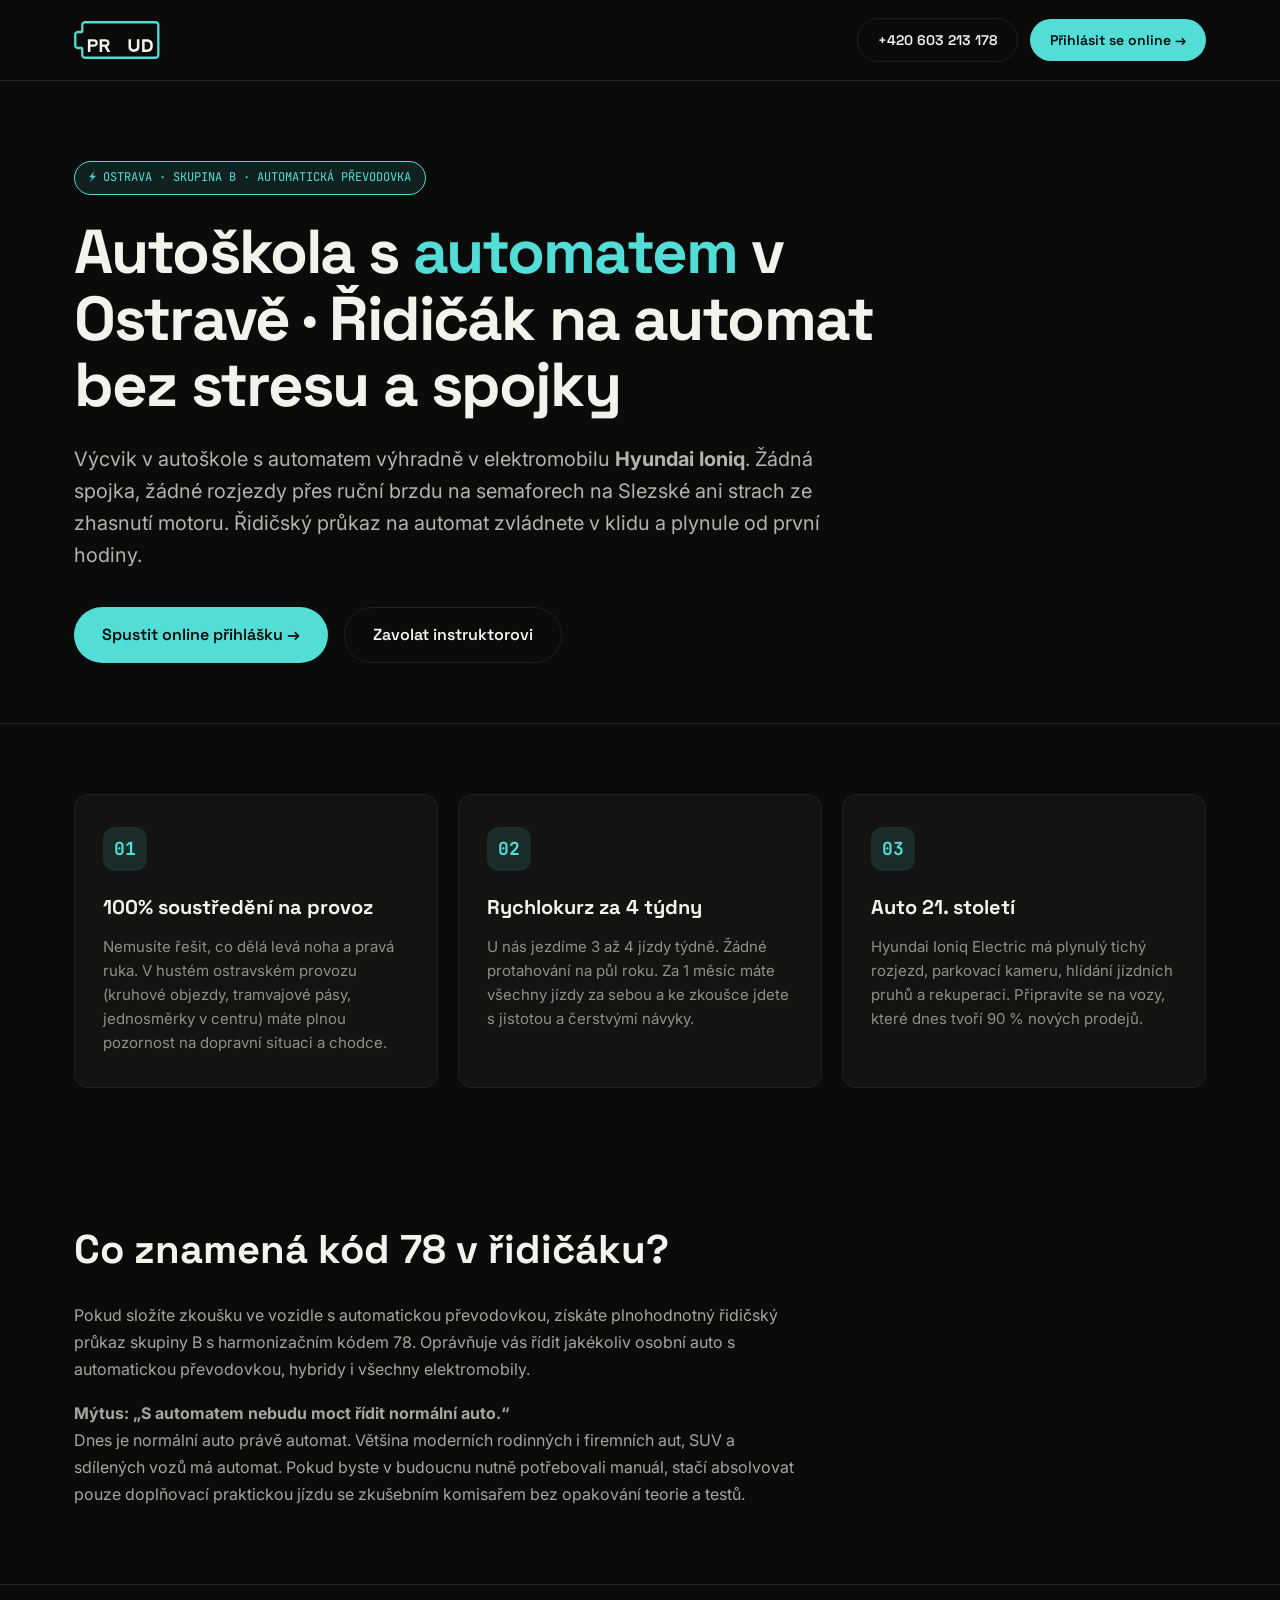
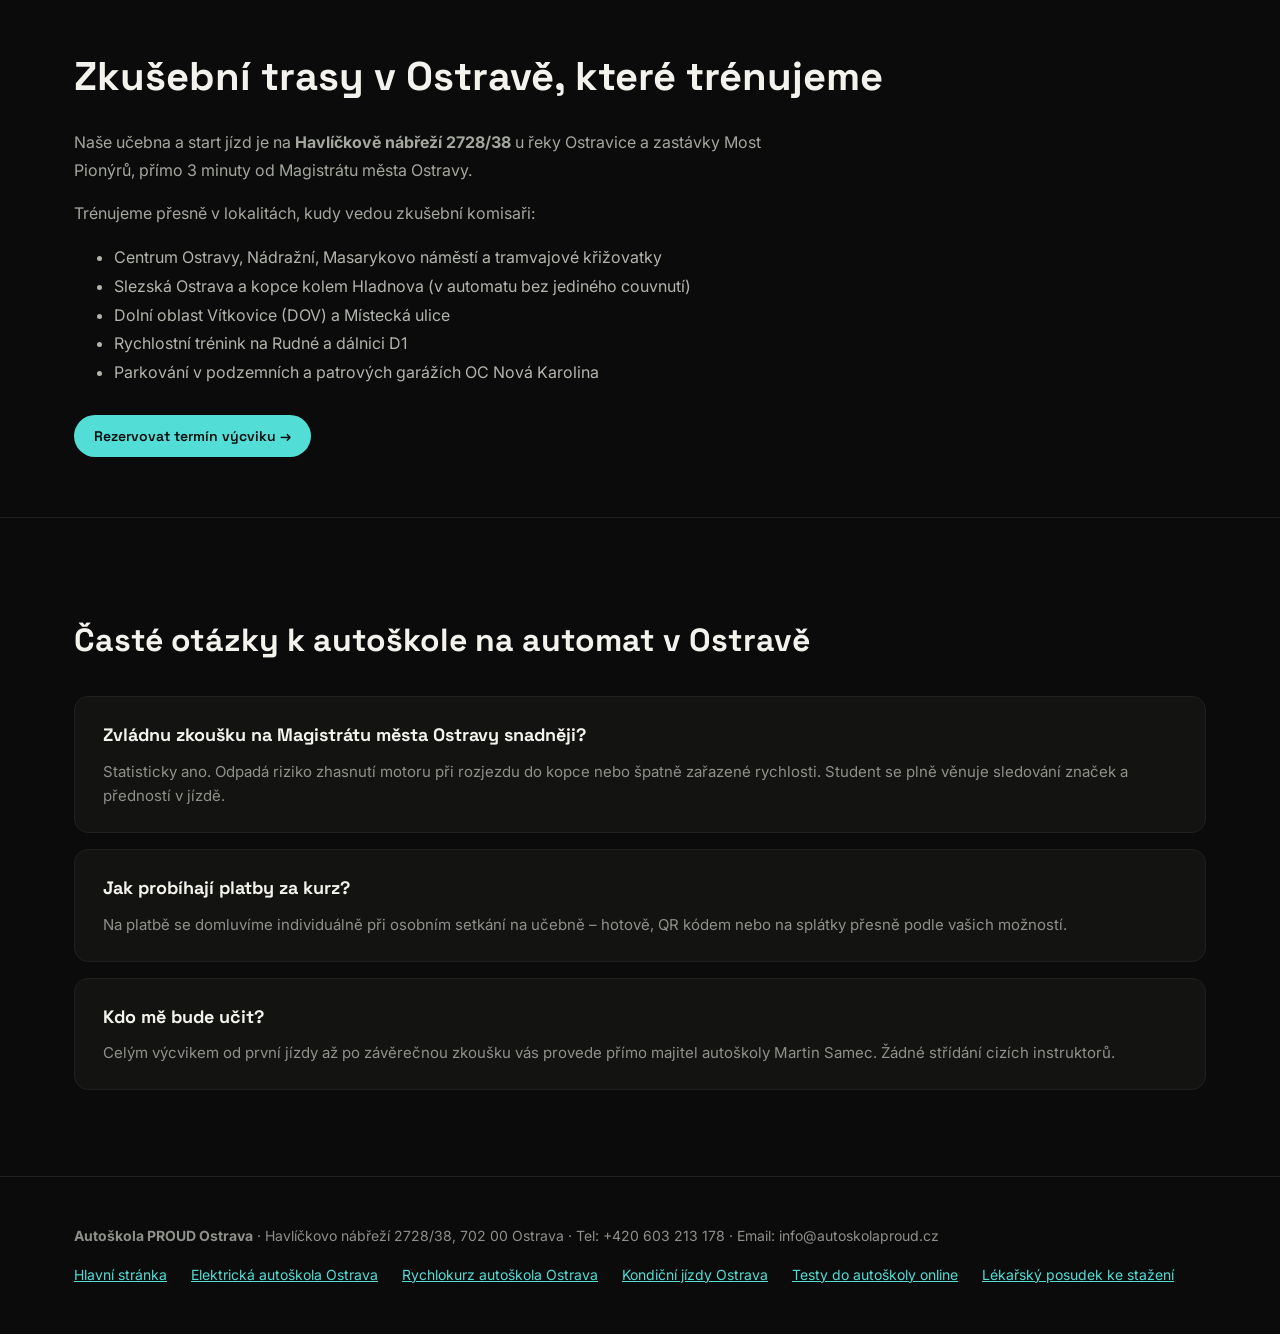
<file: autoskola-automat-ostrava.html>
<!doctype html>
<html lang="cs">
<head>
<meta charset="utf-8" />
<title>Autoškola s automatem Ostrava · Řidičák na automat sk. B bez stresu · Autoškola PROUD</title>
<meta name="viewport" content="width=device-width, initial-scale=1" />
<meta name="description" content="Hledáte autoškolu s automatem v Ostravě? V Autoškole PROUD získáte řidičák na automat bez stresu a spojky v elektromobilu Hyundai Ioniq. Rychlokurz za 4 týdny." />
<meta name="keywords" content="autoškola s automatem Ostrava, autoškola na automat Ostrava, řidičák s automatem Ostrava, řidičák na automat Ostrava, autoškola automat Ostrava, řidičský průkaz automatická převodovka, kód 78 autoškola Ostrava, autoškola elektromobil Ostrava" />
<link rel="canonical" href="https://autoskolaproud.cz/autoskola-automat-ostrava.html" />
<link rel="icon" type="image/svg+xml" href="/favicon.svg" />
<link rel="icon" type="image/png" sizes="32x32" href="/favicon-32x32.png" />
<link rel="icon" type="image/png" sizes="16x16" href="/favicon-16x16.png" />
<link rel="apple-touch-icon" sizes="180x180" href="/apple-touch-icon.png" />
<link rel="shortcut icon" href="/favicon.ico" />

<!-- Open Graph / Social -->
<meta property="og:type" content="article" />
<meta property="og:locale" content="cs_CZ" />
<meta property="og:site_name" content="Autoškola PROUD Ostrava" />
<meta property="og:title" content="Autoškola automat Ostrava · Řidičák bez stresu z řazení" />
<meta property="og:description" content="Výcvik skupiny B na automatické převodovce v čisto-elektrickém Hyundai Ioniq. Rychlokurz za měsíc v Ostravě." />
<meta property="og:url" content="https://autoskolaproud.cz/autoskola-automat-ostrava.html" />
<meta property="og:image" content="https://autoskolaproud.cz/logo/SVG/LOGO.svg" />

<!-- Geo Local SEO -->
<meta name="geo.region" content="CZ-80" />
<meta name="geo.placename" content="Ostrava" />
<meta name="geo.position" content="49.8398;18.2936" />
<meta name="ICBM" content="49.8398, 18.2936" />

<!-- Google Analytics 4 (GA4) Tracking Script -->
<script async src="https://www.googletagmanager.com/gtag/js?id=G-QQK7QPSL2N"></script>
<script>
  window.dataLayer = window.dataLayer || [];
  function gtag(){dataLayer.push(arguments);}
  gtag('js', new Date());
  window.GA_MEASUREMENT_ID = 'G-QQK7QPSL2N';
  gtag('config', window.GA_MEASUREMENT_ID, { send_page_view: true });
</script>

<!-- Schema.org JSON-LD -->
<script type="application/ld+json">
{
  "@context": "https://schema.org",
  "@graph": [
    {
      "@type": "BreadcrumbList",
      "itemListElement": [
        {
          "@type": "ListItem",
          "position": 1,
          "name": "Domů",
          "item": "https://autoskolaproud.cz/"
        },
        {
          "@type": "ListItem",
          "position": 2,
          "name": "Autoškola automat Ostrava",
          "item": "https://autoskolaproud.cz/autoskola-automat-ostrava.html"
        }
      ]
    },
    {
      "@type": "Course",
      "name": "Autoškola skupina B s automatickou převodovkou Ostrava",
      "description": "Intenzivní kurz autoškoly na osobní automobil s automatickou převodovkou výhradně v elektromobilu Hyundai Ioniq Electric. Rychlokurz 3–4 jízdy týdně, hotovo za 4 týdny.",
      "provider": {
        "@type": "EducationalOrganization",
        "name": "Autoškola PROUD Ostrava",
        "url": "https://autoskolaproud.cz/",
        "telephone": "+420603213178",
        "address": {
          "@type": "PostalAddress",
          "streetAddress": "Havlíčkovo nábřeží 2728/38",
          "addressLocality": "Ostrava",
          "postalCode": "702 00",
          "addressCountry": "CZ"
        }
      }
    },
    {
      "@type": "FAQPage",
      "mainEntity": [
        {
          "@type": "Question",
          "name": "Proč dělat autoškolu na automat v Ostravě?",
          "acceptedAnswer": {
            "@type": "Answer",
            "text": "Výcvik na automatu v Ostravě odstraňuje nejčastější stres začátečníků: spojku, chcípnutí motoru v kopci a neustálé řazení v hustém provozu. Můžete se 100% soustředit na značky, chodce, tramvaje a bezpečný průjezd křižovatkami."
          }
        },
        {
          "@type": "Question",
          "name": "Co znamená kód 78 v řidičském průkazu?",
          "acceptedAnswer": {
            "@type": "Answer",
            "text": "Harmonizační kód 78 označuje oprávnění řídit motorová vozidla s automatickou převodovkou. Dnes je automat standardem u naprosté většiny nových vozidel, hybridů i všech elektromobilů. Pokud byste v budoucnu chtěli řídit manuál, stačí složit doplňovací praktickou zkoušku bez nutnosti opakovat celou autoškolu."
          }
        },
        {
          "@type": "Question",
          "name": "Jak rychle zvládnu řidičák na automat v Autoškole PROUD?",
          "acceptedAnswer": {
            "@type": "Answer",
            "text": "Všechny naše kurzy jezdíme jako intenzivní rychlokurz (3 až 4 jízdy týdně). Celý výcvik odjezdíte za zhruba 4 týdny a ke zkoušce jdete s maximálně čerstvými návyky."
          }
        }
      ]
    }
  ]
}
</script>

<link rel="preconnect" href="https://fonts.googleapis.com">
<link rel="preconnect" href="https://fonts.gstatic.com" crossorigin>
<link href="https://fonts.googleapis.com/css2?family=Bricolage+Grotesque:opsz,wght@12..96,400;12..96,600;12..96,700&family=Space+Grotesk:wght@400;500;600;700&family=Inter:wght@400;500;600;700&family=JetBrains+Mono:wght@400;500&display=swap" rel="stylesheet">
<style>
:root {
  --bg: #0A0B0A;
  --bg-2: #131412;
  --paper: #F4F2EC;
  --ink: #0A0B0A;
  --muted: #8E908A;
  --line: #1F211E;
  --volt: #52DDD6;
  --volt-deep: #21817D;
  --volt-glow: rgba(82, 221, 214, 0.35);
  --display: "Space Grotesk", system-ui, sans-serif;
  --body: "Inter", system-ui, sans-serif;
  --mono: "JetBrains Mono", monospace;
  --r-md: 14px;
  --r-lg: 22px;
}
* { box-sizing: border-box; }
body {
  margin: 0; padding: 0;
  background: var(--bg);
  color: var(--paper);
  font-family: var(--body);
  line-height: 1.6;
  -webkit-font-smoothing: antialiased;
}
a { color: inherit; text-decoration: none; }
.wrap { max-width: 1180px; margin: 0 auto; padding: 0 24px; }

/* Nav */
header.site-header {
  border-bottom: 1px solid var(--line);
  padding: 18px 0;
  position: sticky; top: 0; z-index: 100;
  background: rgba(10, 11, 10, 0.92);
  backdrop-filter: blur(12px);
}
.nav-bar { display: flex; align-items: center; justify-content: space-between; }
.btn {
  display: inline-flex; align-items: center; gap: 8px;
  padding: 10px 20px; border-radius: 999px;
  font-family: var(--display); font-weight: 600; font-size: 14px;
  cursor: pointer; transition: all 0.2s ease;
}
.btn-volt { background: var(--volt); color: var(--ink); border: none; }
.btn-volt:hover { box-shadow: 0 0 20px var(--volt-glow); transform: translateY(-1px); }
.btn-ghost { background: transparent; border: 1px solid var(--line); color: var(--paper); }
.btn-ghost:hover { border-color: var(--volt); color: var(--volt); }

/* Hero */
.hero { padding: 80px 0 60px; border-bottom: 1px solid var(--line); }
.badge {
  display: inline-flex; align-items: center; gap: 8px;
  padding: 6px 14px; border-radius: 999px;
  background: rgba(82, 221, 214, 0.1); border: 1px solid var(--volt);
  color: var(--volt); font-family: var(--mono); font-size: 12px;
  margin-bottom: 24px;
}
h1 {
  font-family: var(--display); font-size: clamp(34px, 5.5vw, 62px);
  font-weight: 700; line-height: 1.08; letter-spacing: -0.03em;
  margin: 0 0 24px; max-width: 20ch;
}
h1 span { color: var(--volt); }
p.lead {
  font-size: clamp(17px, 2vw, 20px); color: #B2B5AC;
  max-width: 58ch; line-height: 1.6; margin: 0 0 36px;
}
.hero-cta { display: flex; gap: 16px; flex-wrap: wrap; }

/* Content Grid */
.features-grid {
  display: grid; grid-template-columns: repeat(3, 1fr); gap: 20px;
  margin: 70px 0;
}
@media (max-width: 860px) { .features-grid { grid-template-columns: 1fr; } }
.feature-card {
  background: var(--bg-2); border: 1px solid var(--line);
  padding: 32px 28px; border-radius: var(--r-md);
  transition: transform 0.2s, border-color 0.2s;
}
.feature-card:hover { border-color: var(--volt); transform: translateY(-2px); }
.feature-icon {
  width: 44px; height: 44px; border-radius: 12px;
  background: rgba(82, 221, 214, 0.12); color: var(--volt);
  display: flex; align-items: center; justify-content: center;
  font-family: var(--mono); font-size: 18px; font-weight: 700; margin-bottom: 20px;
}
.feature-card h3 { font-family: var(--display); font-size: 20px; margin: 0 0 12px; }
.feature-card p { color: var(--muted); font-size: 15px; margin: 0; line-height: 1.6; }

/* Deep Section */
.deep-sec { padding: 60px 0; border-bottom: 1px solid var(--line); }
.deep-sec h2 { font-family: var(--display); font-size: clamp(26px, 3.5vw, 40px); margin: 0 0 20px; }
.deep-sec p { color: #A4A79E; font-size: 16px; line-height: 1.7; max-width: 72ch; }

/* FAQ List */
.faq-sec { padding: 70px 0; border-bottom: 1px solid var(--line); }
.faq-box {
  background: var(--bg-2); border: 1px solid var(--line);
  border-radius: var(--r-md); padding: 24px 28px; margin-bottom: 16px;
}
.faq-box h4 { font-family: var(--display); font-size: 18px; margin: 0 0 10px; color: var(--paper); }
.faq-box p { color: var(--muted); margin: 0; font-size: 15px; line-height: 1.6; }

/* Footer */
footer { padding: 48px 0; color: var(--muted); font-size: 14px; }
.foot-links { display: flex; gap: 24px; flex-wrap: wrap; margin-top: 16px; }
.foot-links a { color: var(--volt); text-decoration: underline; }
</style>
</head>
<body>

<header class="site-header">
  <div class="wrap nav-bar">
    <a href="/" title="Zpět na hlavní stránku Autoškola PROUD">
      <svg viewBox="0 0 816.26 362.45" height="38" style="vertical-align: middle;">
        <path fill="var(--volt)" d="M68.01,324.44c0,5.08,1.04,9.98,2.91,14.41,2.82,6.66,7.5,12.29,13.4,16.28,5.89,3.99,13.07,6.33,20.7,6.33h673.23c5.08,0,9.98-1.04,14.41-2.91,6.66-2.82,12.29-7.5,16.28-13.4,3.99-5.89,6.33-13.07,6.33-20.7V38.01c0-5.08-1.04-9.98-2.91-14.41-2.82-6.66-7.5-12.29-13.4-16.28-5.89-3.99-13.07-6.33-20.7-6.33v22c2.1,0,4.05.42,5.84,1.18,2.68,1.13,4.99,3.05,6.62,5.45,1.62,2.41,2.55,5.24,2.56,8.39v286.42c0,2.1-.42,4.05-1.18,5.84-1.13,2.68-3.05,4.99-5.45,6.62-2.41,1.62-5.24,2.55-8.39,2.56H105.02c-2.1,0-4.05-.42-5.84-1.18-2.68-1.13-5-3.05-6.62-5.45-1.62-2.41-2.55-5.24-2.56-8.39v-60.18c0-2.43-.5-4.81-1.41-6.94-1.36-3.21-3.61-5.91-6.45-7.84-2.83-1.92-6.32-3.06-9.98-3.05h-34.16c-2.1,0-4.05-.42-5.84-1.18-2.68-1.13-5-3.05-6.62-5.45-1.62-2.41-2.55-5.24-2.56-8.39v-100.38c0-2.1.42-4.05,1.18-5.84,1.13-2.68,3.05-4.99,5.45-6.62,2.41-1.62,5.24-2.55,8.39-2.56h34.16c2.43,0,4.81-.5,6.94-1.41,3.21-1.36,5.91-3.61,7.84-6.45,1.92-2.83,3.06-6.32,3.05-9.98v-60.18c0-2.1.42-4.05,1.18-5.84,1.13-2.68,3.05-4.99,5.45-6.62,2.41-1.62,5.24-2.55,8.39-2.56h673.23v-11s0-11,0-11H105.02c-5.08,0-9.98,1.04-14.41,2.91-6.66,2.82-12.29,7.5-16.28,13.4-3.99,5.89-6.33,13.07-6.33,20.7v49.64c0,1.33.21,3.11-.54,4.27-.25.39-.63.95-.99,1.25-.65.56-1.54.88-2.41.85-3.76-.17-7.17,0-10.93,0h-15.13c-5.08,0-9.98,1.04-14.41,2.91-6.66,2.82-12.29,7.5-16.28,13.4-3.99,5.89-6.33,13.07-6.33,20.7v100.38c0,5.08,1.04,9.98,2.91,14.41,2.82,6.66,7.5,12.29,13.4,16.28,5.89,3.99,13.07,6.33,20.7,6.33h27.21c.14,0,.28,0,.42,0,.2,0,.47.01.66.04.39.05.64.1.93.3l.04.03.22.2c.24.26.34.62.43.96.17.65.08,1.42.08,2.1v52.39Z"/>
        <path fill="var(--paper)" d="M316.56,242.49c14.74-4.75,22.11-15.88,22.11-33.08,0-23.09-14.08-34.55-42.08-34.55h-52.23v119.86h24.07v-49.61h21.78l28.82,49.61h27.51l-29.96-52.23ZM268.42,195.66h33.73c9.5.33,14.41,6.06,14.57,13.92-.16,8.68-5.08,14.57-14.74,14.74h-33.57v-28.65ZM156.42,195.66h33.73c9.5.33,14.41,6.06,14.57,13.92-.16,8.68-5.08,14.57-14.74,14.74h-33.57v-28.65ZM156.42,294.72v-49.61h28.33c27.84,0,41.92-11.79,41.92-35.7s-14.08-34.55-42.08-34.55h-52.23v119.86h24.07Z"/>
        <path fill="var(--paper)" d="M695.85,294.72c37.33,0,56-19.98,56-59.93s-18.67-60.09-56-60.09h-46.18v120.02h46.18ZM673.74,272.45v-75.32h22.11c21.29,0,31.93,13.59,32.09,37.66-.16,23.91-10.81,37.5-32.09,37.66h-22.11ZM519.83,174.86v75.81c0,27.34,25.71,44.05,51.91,44.05s52.07-16.7,52.07-44.05v-75.81h-24.07v69.43c0,17.68-11.46,26.53-28,26.53s-28-8.84-28-26.53v-69.43h-23.91Z"/>
      </svg>
    </a>
    <div style="display: flex; gap: 12px; align-items: center;">
      <a href="tel:+420603213178" class="btn btn-ghost">+420 603 213 178</a>
      <a href="/#how" class="btn btn-volt">Přihlásit se online →</a>
    </div>
  </div>
</header>

<main>
  <section class="hero">
    <div class="wrap">
      <div class="badge">⚡ OSTRAVA · SKUPINA B · AUTOMATICKÁ PŘEVODOVKA</div>
      <h1>Autoškola s <span>automatem</span> v Ostravě · Řidičák na automat bez stresu a spojky</h1>
      <p class="lead">
        Výcvik v autoškole s automatem výhradně v elektromobilu <b>Hyundai Ioniq</b>. Žádná spojka, žádné rozjezdy přes ruční brzdu na semaforech na Slezské ani strach ze zhasnutí motoru. Řidičský průkaz na automat zvládnete v klidu a plynule od první hodiny.
      </p>
      <div class="hero-cta">
        <a href="/#how" class="btn btn-volt" style="padding: 14px 28px; font-size: 16px;">Spustit online přihlášku →</a>
        <a href="tel:+420603213178" class="btn btn-ghost" style="padding: 14px 28px; font-size: 16px;">Zavolat instruktorovi</a>
      </div>
    </div>
  </section>

  <section class="wrap">
    <div class="features-grid">
      <div class="feature-card">
        <div class="feature-icon">01</div>
        <h3>100% soustředění na provoz</h3>
        <p>Nemusíte řešit, co dělá levá noha a pravá ruka. V hustém ostravském provozu (kruhové objezdy, tramvajové pásy, jednosměrky v centru) máte plnou pozornost na dopravní situaci a chodce.</p>
      </div>
      <div class="feature-card">
        <div class="feature-icon">02</div>
        <h3>Rychlokurz za 4 týdny</h3>
        <p>U nás jezdíme 3 až 4 jízdy týdně. Žádné protahování na půl roku. Za 1 měsíc máte všechny jízdy za sebou a ke zkoušce jdete s jistotou a čerstvými návyky.</p>
      </div>
      <div class="feature-card">
        <div class="feature-icon">03</div>
        <h3>Auto 21. století</h3>
        <p>Hyundai Ioniq Electric má plynulý tichý rozjezd, parkovací kameru, hlídání jízdních pruhů a rekuperaci. Připravíte se na vozy, které dnes tvoří 90 % nových prodejů.</p>
      </div>
    </div>
  </section>

  <section class="deep-sec">
    <div class="wrap">
      <h2>Co znamená kód 78 v řidičáku?</h2>
      <p>
        Pokud složíte zkoušku ve vozidle s automatickou převodovkou, získáte plnohodnotný řidičský průkaz skupiny B s harmonizačním kódem 78. Oprávňuje vás řídit jakékoliv osobní auto s automatickou převodovkou, hybridy i všechny elektromobily.
      </p>
      <p>
        <b>Mýtus: „S automatem nebudu moct řídit normální auto.“</b><br>
        Dnes je normální auto právě automat. Většina moderních rodinných i firemních aut, SUV a sdílených vozů má automat. Pokud byste v budoucnu nutně potřebovali manuál, stačí absolvovat pouze doplňovací praktickou jízdu se zkušebním komisařem bez opakování teorie a testů.
      </p>
    </div>
  </section>

  <section class="deep-sec">
    <div class="wrap">
      <h2>Zkušební trasy v Ostravě, které trénujeme</h2>
      <p>
        Naše učebna a start jízd je na <b>Havlíčkově nábřeží 2728/38</b> u řeky Ostravice a zastávky Most Pionýrů, přímo 3 minuty od Magistrátu města Ostravy.
      </p>
      <p>
        Trénujeme přesně v lokalitách, kudy vedou zkušební komisaři:
      </p>
      <ul style="color: #B2B5AC; line-height: 1.8; font-size: 16px; margin-bottom: 28px;">
        <li>Centrum Ostravy, Nádražní, Masarykovo náměstí a tramvajové křižovatky</li>
        <li>Slezská Ostrava a kopce kolem Hladnova (v automatu bez jediného couvnutí)</li>
        <li>Dolní oblast Vítkovice (DOV) a Místecká ulice</li>
        <li>Rychlostní trénink na Rudné a dálnici D1</li>
        <li>Parkování v podzemních a patrových garážích OC Nová Karolina</li>
      </ul>
      <a href="/#how" class="btn btn-volt">Rezervovat termín výcviku →</a>
    </div>
  </section>

  <section class="faq-sec">
    <div class="wrap">
      <h2 style="font-family: var(--display); font-size: 32px; margin-bottom: 30px;">Časté otázky k autoškole na automat v Ostravě</h2>
      <div class="faq-box">
        <h4>Zvládnu zkoušku na Magistrátu města Ostravy snadněji?</h4>
        <p>Statisticky ano. Odpadá riziko zhasnutí motoru při rozjezdu do kopce nebo špatně zařazené rychlosti. Student se plně věnuje sledování značek a předností v jízdě.</p>
      </div>
      <div class="faq-box">
        <h4>Jak probíhají platby za kurz?</h4>
        <p>Na platbě se domluvíme individuálně při osobním setkání na učebně – hotově, QR kódem nebo na splátky přesně podle vašich možností.</p>
      </div>
      <div class="faq-box">
        <h4>Kdo mě bude učit?</h4>
        <p>Celým výcvikem od první jízdy až po závěrečnou zkoušku vás provede přímo majitel autoškoly Martin Samec. Žádné střídání cizích instruktorů.</p>
      </div>
    </div>
  </section>
</main>

<footer>
  <div class="wrap">
    <div><b>Autoškola PROUD Ostrava</b> · Havlíčkovo nábřeží 2728/38, 702 00 Ostrava · Tel: +420 603 213 178 · Email: info@autoskolaproud.cz</div>
    <div class="foot-links">
      <a href="/">Hlavní stránka</a>
      <a href="/elektricka-autoskola-ostrava.html">Elektrická autoškola Ostrava</a>
      <a href="/rychlokurz-autoskola-ostrava.html">Rychlokurz autoškola Ostrava</a>
      <a href="/kondicni-jizdy-ostrava.html">Kondiční jízdy Ostrava</a>
      <a href="/testy-autoskola-online.html">Testy do autoškoly online</a>
      <a href="/lekarsky-posudek.html">Lékařský posudek ke stažení</a>
    </div>
  </div>
</footer>

</body>
</html>
</file>
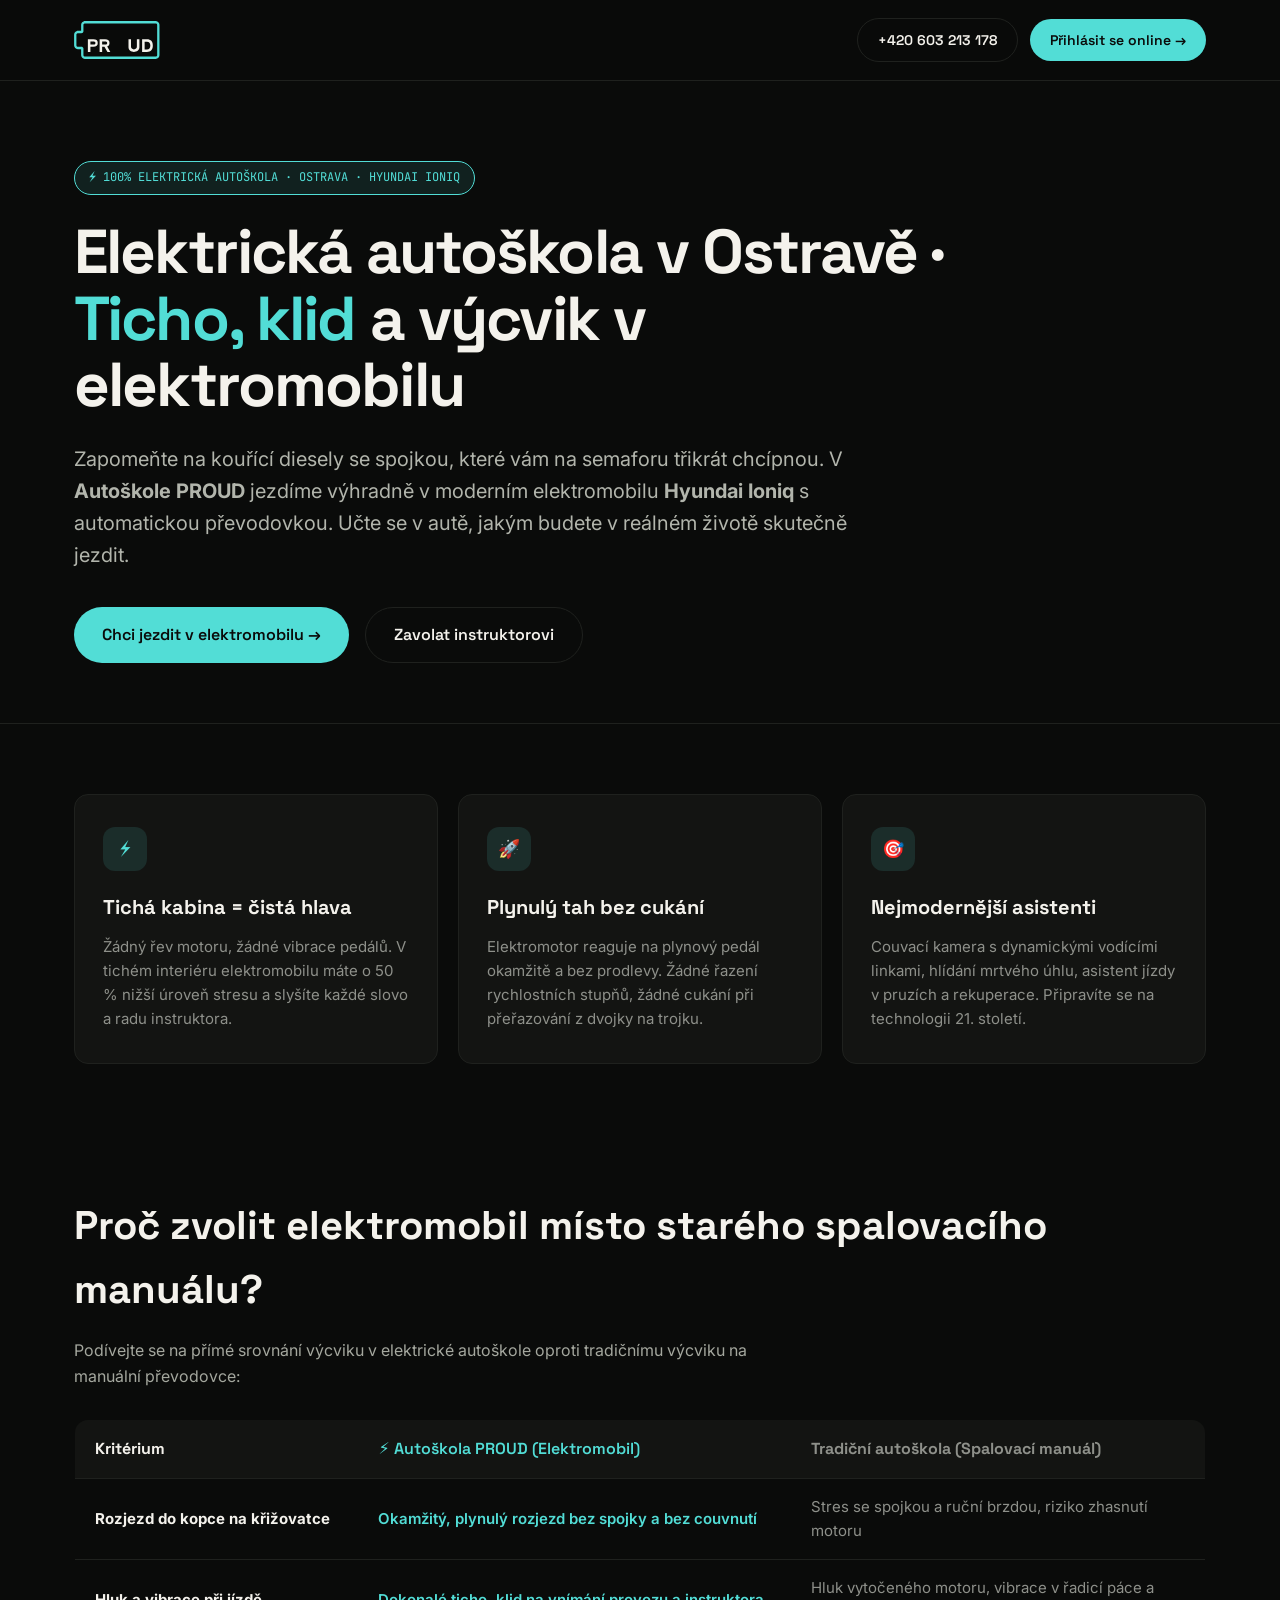
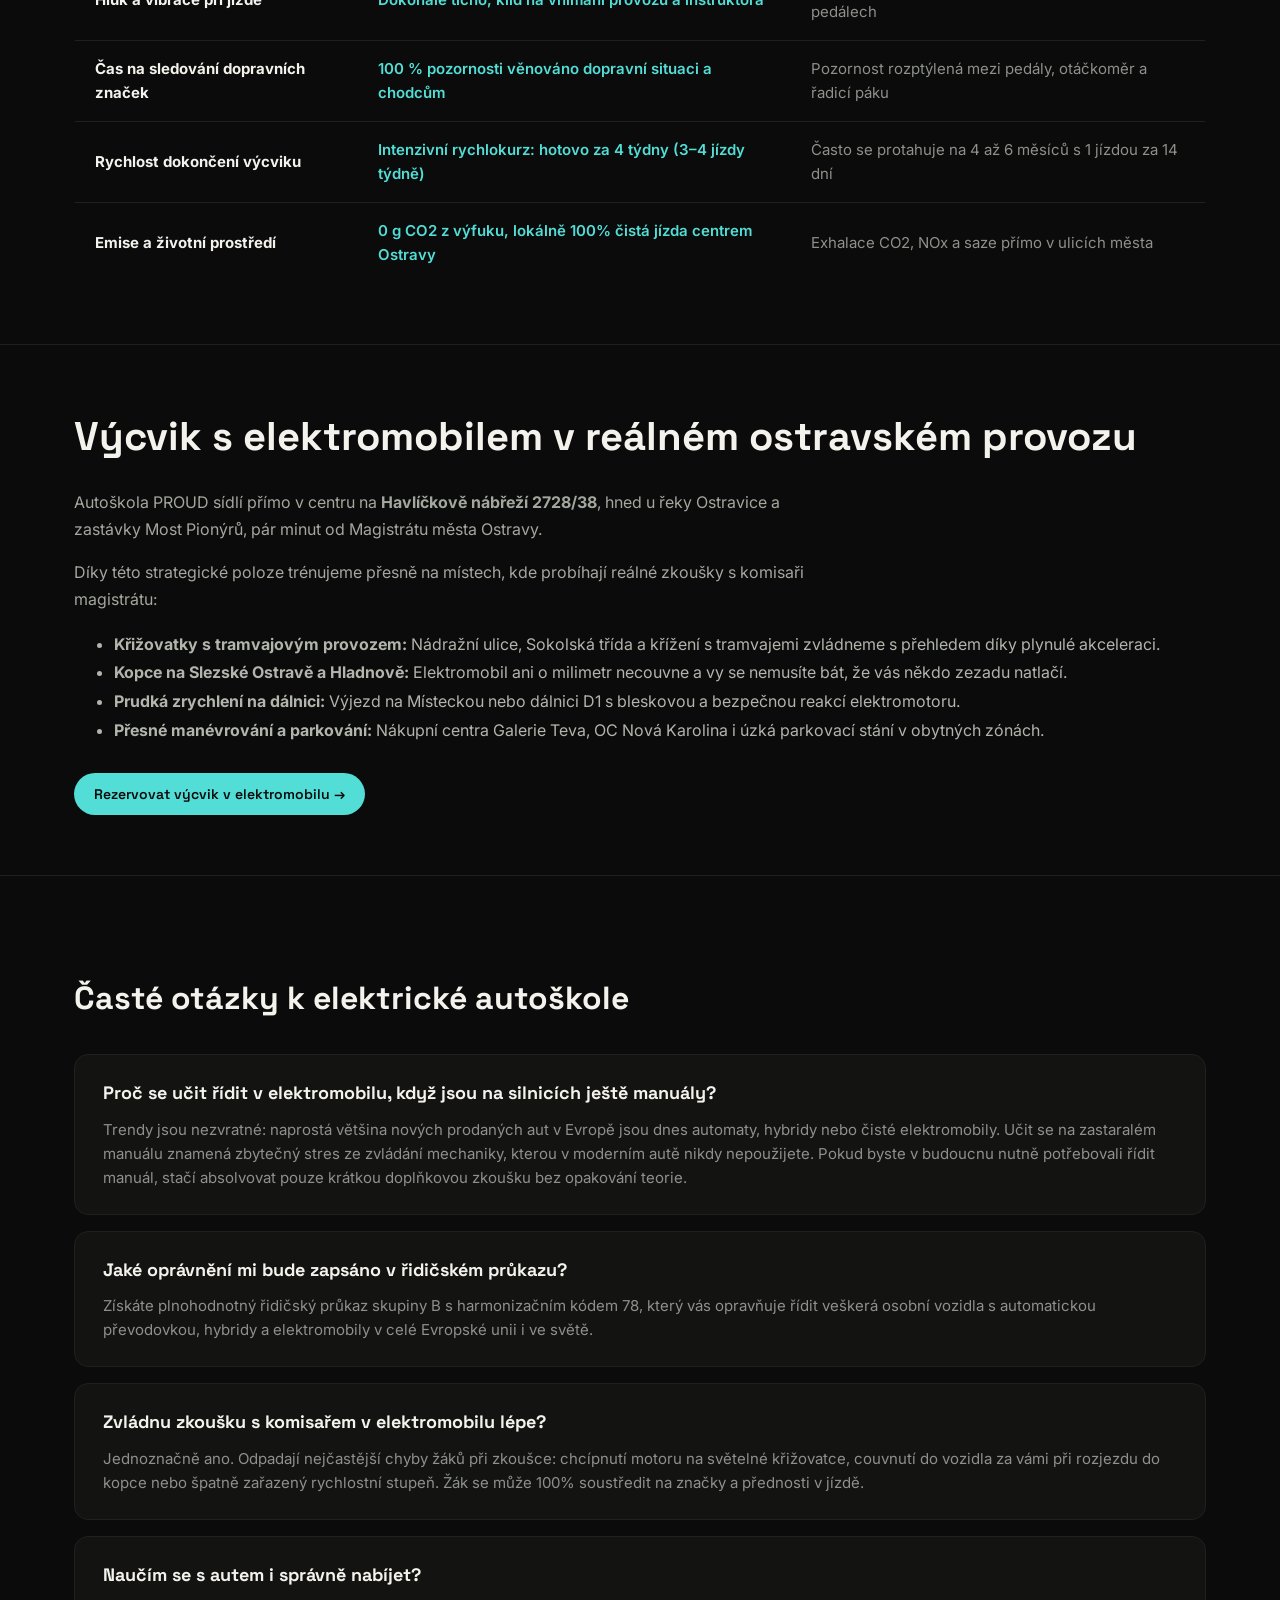
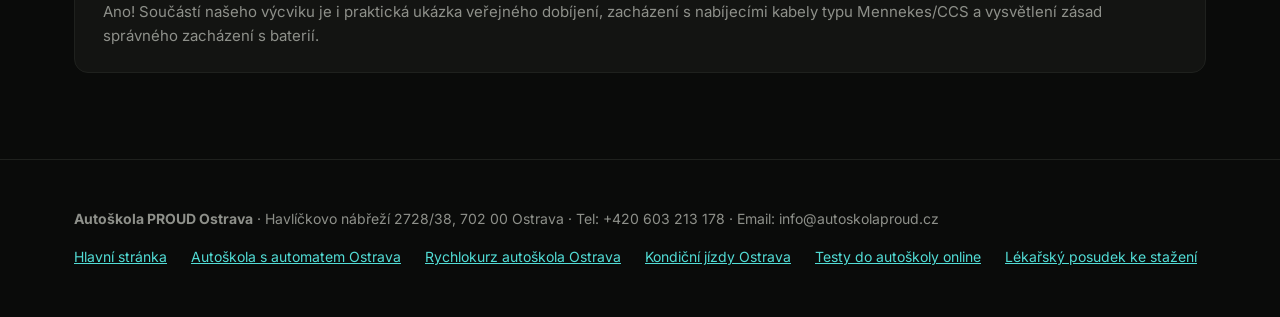
<file: elektricka-autoskola-ostrava.html>
<!doctype html>
<html lang="cs">
<head>
<meta charset="utf-8" />
<title>Elektrická autoškola Ostrava · Výcvik v elektromobilu · Autoškola PROUD</title>
<meta name="viewport" content="width=device-width, initial-scale=1" />
<meta name="description" content="První 100% elektrická autoškola v Ostravě. Výcvik v elektromobilu Hyundai Ioniq s automatickou převodovkou. Žádný hluk, žádné vibrace, plynulá jízda bez stresu z řazení." />
<meta name="keywords" content="elektrická autoškola Ostrava, autoškola elektromobil Ostrava, autoškola elektro Ostrava, autoškola na elektřinu, výcvik v elektromobilu Ostrava, autoškola automat elektromobil, Hyundai Ioniq autoškola, autoškola PROUD Ostrava" />
<link rel="canonical" href="https://autoskolaproud.cz/elektricka-autoskola-ostrava.html" />
<link rel="icon" type="image/svg+xml" href="/favicon.svg" />
<link rel="icon" type="image/png" sizes="32x32" href="/favicon-32x32.png" />
<link rel="icon" type="image/png" sizes="16x16" href="/favicon-16x16.png" />
<link rel="apple-touch-icon" sizes="180x180" href="/apple-touch-icon.png" />
<link rel="shortcut icon" href="/favicon.ico" />

<!-- Open Graph / Social -->
<meta property="og:type" content="article" />
<meta property="og:locale" content="cs_CZ" />
<meta property="og:site_name" content="Autoškola PROUD Ostrava" />
<meta property="og:title" content="Elektrická autoškola Ostrava · Výcvik v elektromobilu" />
<meta property="og:description" content="Jezděte v moderním elektromobilu Hyundai Ioniq. Plynulý rozjezd bez spojky, asistenční systémy 21. století a intenzivní rychlokurz za 4 týdny." />
<meta property="og:url" content="https://autoskolaproud.cz/elektricka-autoskola-ostrava.html" />
<meta property="og:image" content="https://autoskolaproud.cz/logo/SVG/LOGO.svg" />

<!-- Geo Local SEO -->
<meta name="geo.region" content="CZ-80" />
<meta name="geo.placename" content="Ostrava" />
<meta name="geo.position" content="49.8398;18.2936" />
<meta name="ICBM" content="49.8398, 18.2936" />

<!-- Google Analytics 4 (GA4) Tracking Script -->
<script async src="https://www.googletagmanager.com/gtag/js?id=G-QQK7QPSL2N"></script>
<script>
  window.dataLayer = window.dataLayer || [];
  function gtag(){dataLayer.push(arguments);}
  gtag('js', new Date());
  window.GA_MEASUREMENT_ID = 'G-QQK7QPSL2N';
  gtag('config', window.GA_MEASUREMENT_ID, { send_page_view: true });
</script>

<!-- Schema.org JSON-LD -->
<script type="application/ld+json">
{
  "@context": "https://schema.org",
  "@graph": [
    {
      "@type": "BreadcrumbList",
      "itemListElement": [
        {
          "@type": "ListItem",
          "position": 1,
          "name": "Domů",
          "item": "https://autoskolaproud.cz/"
        },
        {
          "@type": "ListItem",
          "position": 2,
          "name": "Elektrická autoškola Ostrava",
          "item": "https://autoskolaproud.cz/elektricka-autoskola-ostrava.html"
        }
      ]
    },
    {
      "@type": "Course",
      "name": "Výcvik skupiny B v elektromobilu Hyundai Ioniq · Elektrická autoškola Ostrava",
      "description": "Jedinečný výcvik řidičského oprávnění skupiny B výhradně v elektromobilu s automatickou převodovkou v Ostravě. Žádné řazení, tichý interiér pro soustředění a rychlokurz hotový za 4 týdny.",
      "provider": {
        "@type": "EducationalOrganization",
        "name": "Autoškola PROUD Ostrava",
        "url": "https://autoskolaproud.cz/",
        "telephone": "+420603213178",
        "address": {
          "@type": "PostalAddress",
          "streetAddress": "Havlíčkovo nábřeží 2728/38",
          "addressLocality": "Ostrava",
          "postalCode": "702 00",
          "addressCountry": "CZ"
        }
      }
    },
    {
      "@type": "FAQPage",
      "mainEntity": [
        {
          "@type": "Question",
          "name": "Proč si vybrat elektrickou autoškolu v Ostravě?",
          "acceptedAnswer": {
            "@type": "Answer",
            "text": "Elektromobil poskytuje absolutně tichý interiér bez vibrací spalovacího motoru, což dramaticky snižuje stres a únavu začínajícího řidiče. Díky absenci spojky a řazení se plně soustředíte na hustý městský provoz v Ostravě, chodce a dopravní značky."
          }
        },
        {
          "@type": "Question",
          "name": "Může se elektromobil rozjet do kopce bez couvnutí?",
          "acceptedAnswer": {
            "@type": "Answer",
            "text": "Ano, zcela bez zaváhání. Elektromobil má funkci Hill-Hold (asistent rozjezdu do kopce) a okamžitý točivý moment elektromotoru, takže na semaforu ve stoupání nikdy necouvnete ani vám nezhasne motor."
          }
        },
        {
          "@type": "Question",
          "name": "Jaký řidičský průkaz získám po zkoušce v elektromobilu?",
          "acceptedAnswer": {
            "@type": "Answer",
            "text": "Získáte standardní řidičský průkaz skupiny B s harmonizačním kódem 78 (automatická převodovka). Všechny elektromobily a hybridní vozy jsou z principu automatické. Pokud budete v budoucnu potřebovat řídit manuální převodovku, stačí složit doplňkovou praktickou zkoušku bez opakování teorie."
          }
        },
        {
          "@type": "Question",
          "name": "Naučím se v elektromobilu pracovat s rekuperací a dojezdem?",
          "acceptedAnswer": {
            "@type": "Answer",
            "text": "Ano, naučíte se předvídat dopravu, využívat rekuperační brzdění pomocí pádel pod volantem a zacházet s moderními asistenčními systémy a nabíjením. To jsou klíčové dovednosti moderního řidiče 21. století."
          }
        }
      ]
    }
  ]
}
</script>

<link rel="preconnect" href="https://fonts.googleapis.com">
<link rel="preconnect" href="https://fonts.gstatic.com" crossorigin>
<link href="https://fonts.googleapis.com/css2?family=Bricolage+Grotesque:opsz,wght@12..96,400;12..96,600;12..96,700&family=Space+Grotesk:wght@400;500;600;700&family=Inter:wght@400;500;600;700&family=JetBrains+Mono:wght@400;500&display=swap" rel="stylesheet">
<style>
:root {
  --bg: #0A0B0A;
  --bg-2: #131412;
  --paper: #F4F2EC;
  --ink: #0A0B0A;
  --muted: #8E908A;
  --line: #1F211E;
  --volt: #52DDD6;
  --volt-deep: #21817D;
  --volt-glow: rgba(82, 221, 214, 0.35);
  --display: "Space Grotesk", system-ui, sans-serif;
  --body: "Inter", system-ui, sans-serif;
  --mono: "JetBrains Mono", monospace;
  --r-md: 14px;
  --r-lg: 22px;
}
* { box-sizing: border-box; }
body {
  margin: 0; padding: 0;
  background: var(--bg);
  color: var(--paper);
  font-family: var(--body);
  line-height: 1.6;
  -webkit-font-smoothing: antialiased;
}
a { color: inherit; text-decoration: none; }
.wrap { max-width: 1180px; margin: 0 auto; padding: 0 24px; }

/* Nav */
header.site-header {
  border-bottom: 1px solid var(--line);
  padding: 18px 0;
  position: sticky; top: 0; z-index: 100;
  background: rgba(10, 11, 10, 0.92);
  backdrop-filter: blur(12px);
}
.nav-bar { display: flex; align-items: center; justify-content: space-between; }
.btn {
  display: inline-flex; align-items: center; gap: 8px;
  padding: 10px 20px; border-radius: 999px;
  font-family: var(--display); font-weight: 600; font-size: 14px;
  cursor: pointer; transition: all 0.2s ease;
}
.btn-volt { background: var(--volt); color: var(--ink); border: none; }
.btn-volt:hover { box-shadow: 0 0 20px var(--volt-glow); transform: translateY(-1px); }
.btn-ghost { background: transparent; border: 1px solid var(--line); color: var(--paper); }
.btn-ghost:hover { border-color: var(--volt); color: var(--volt); }

/* Hero */
.hero { padding: 80px 0 60px; border-bottom: 1px solid var(--line); }
.badge {
  display: inline-flex; align-items: center; gap: 8px;
  padding: 6px 14px; border-radius: 999px;
  background: rgba(82, 221, 214, 0.1); border: 1px solid var(--volt);
  color: var(--volt); font-family: var(--mono); font-size: 12px;
  margin-bottom: 24px;
}
h1 {
  font-family: var(--display); font-size: clamp(34px, 5.5vw, 62px);
  font-weight: 700; line-height: 1.08; letter-spacing: -0.03em;
  margin: 0 0 24px; max-width: 22ch;
}
h1 span { color: var(--volt); }
p.lead {
  font-size: clamp(17px, 2vw, 20px); color: #B2B5AC;
  max-width: 60ch; line-height: 1.6; margin: 0 0 36px;
}
.hero-cta { display: flex; gap: 16px; flex-wrap: wrap; }

/* Content Grid */
.features-grid {
  display: grid; grid-template-columns: repeat(3, 1fr); gap: 20px;
  margin: 70px 0;
}
@media (max-width: 860px) { .features-grid { grid-template-columns: 1fr; } }
.feature-card {
  background: var(--bg-2); border: 1px solid var(--line);
  padding: 32px 28px; border-radius: var(--r-md);
  transition: transform 0.2s, border-color 0.2s;
}
.feature-card:hover { border-color: var(--volt); transform: translateY(-2px); }
.feature-icon {
  width: 44px; height: 44px; border-radius: 12px;
  background: rgba(82, 221, 214, 0.12); color: var(--volt);
  display: flex; align-items: center; justify-content: center;
  font-family: var(--mono); font-size: 18px; font-weight: 700; margin-bottom: 20px;
}
.feature-card h3 { font-family: var(--display); font-size: 20px; margin: 0 0 12px; }
.feature-card p { color: var(--muted); font-size: 15px; margin: 0; line-height: 1.6; }

/* Table Section */
.comparison-sec { padding: 60px 0; border-bottom: 1px solid var(--line); }
.comparison-table {
  width: 100%; border-collapse: collapse; margin-top: 30px;
  font-size: 15px; border-radius: var(--r-md); overflow: hidden;
  border: 1px solid var(--line);
}
.comparison-table th, .comparison-table td {
  padding: 16px 20px; text-align: left; border-bottom: 1px solid var(--line);
}
.comparison-table th { background: var(--bg-2); font-family: var(--display); font-size: 16px; color: var(--paper); }
.comparison-table tr:hover td { background: rgba(82, 221, 214, 0.04); }
.comparison-table .col-ev { color: var(--volt); font-weight: 600; }
.comparison-table .col-old { color: var(--muted); }

/* Deep Section */
.deep-sec { padding: 60px 0; border-bottom: 1px solid var(--line); }
.deep-sec h2 { font-family: var(--display); font-size: clamp(26px, 3.5vw, 40px); margin: 0 0 20px; }
.deep-sec p { color: #A4A79E; font-size: 16px; line-height: 1.7; max-width: 74ch; }

/* FAQ List */
.faq-sec { padding: 70px 0; border-bottom: 1px solid var(--line); }
.faq-box {
  background: var(--bg-2); border: 1px solid var(--line);
  border-radius: var(--r-md); padding: 24px 28px; margin-bottom: 16px;
}
.faq-box h4 { font-family: var(--display); font-size: 18px; margin: 0 0 10px; color: var(--paper); }
.faq-box p { color: var(--muted); margin: 0; font-size: 15px; line-height: 1.6; }

/* Footer */
footer { padding: 48px 0; color: var(--muted); font-size: 14px; }
.foot-links { display: flex; gap: 24px; flex-wrap: wrap; margin-top: 16px; }
.foot-links a { color: var(--volt); text-decoration: underline; }
</style>
</head>
<body>

<header class="site-header">
  <div class="wrap nav-bar">
    <a href="/" title="Zpět na hlavní stránku Autoškola PROUD">
      <svg viewBox="0 0 816.26 362.45" height="38" style="vertical-align: middle;">
        <path fill="var(--volt)" d="M68.01,324.44c0,5.08,1.04,9.98,2.91,14.41,2.82,6.66,7.5,12.29,13.4,16.28,5.89,3.99,13.07,6.33,20.7,6.33h673.23c5.08,0,9.98-1.04,14.41-2.91,6.66-2.82,12.29-7.5,16.28-13.4,3.99-5.89,6.33-13.07,6.33-20.7V38.01c0-5.08-1.04-9.98-2.91-14.41-2.82-6.66-7.5-12.29-13.4-16.28-5.89-3.99-13.07-6.33-20.7-6.33v22c2.1,0,4.05.42,5.84,1.18,2.68,1.13,4.99,3.05,6.62,5.45,1.62,2.41,2.55,5.24,2.56,8.39v286.42c0,2.1-.42,4.05-1.18,5.84-1.13,2.68-3.05,4.99-5.45,6.62-2.41,1.62-5.24,2.55-8.39,2.56H105.02c-2.1,0-4.05-.42-5.84-1.18-2.68-1.13-5-3.05-6.62-5.45-1.62-2.41-2.55-5.24-2.56-8.39v-60.18c0-2.43-.5-4.81-1.41-6.94-1.36-3.21-3.61-5.91-6.45-7.84-2.83-1.92-6.32-3.06-9.98-3.05h-34.16c-2.1,0-4.05-.42-5.84-1.18-2.68-1.13-5-3.05-6.62-5.45-1.62-2.41-2.55-5.24-2.56-8.39v-100.38c0-2.1.42-4.05,1.18-5.84,1.13-2.68,3.05-4.99,5.45-6.62,2.41-1.62,5.24-2.55,8.39-2.56h34.16c2.43,0,4.81-.5,6.94-1.41,3.21-1.36,5.91-3.61,7.84-6.45,1.92-2.83,3.06-6.32,3.05-9.98v-60.18c0-2.1.42-4.05,1.18-5.84,1.13-2.68,3.05-4.99,5.45-6.62,2.41-1.62,5.24-2.55,8.39-2.56h673.23v-11s0-11,0-11H105.02c-5.08,0-9.98,1.04-14.41,2.91-6.66,2.82-12.29,7.5-16.28,13.4-3.99,5.89-6.33,13.07-6.33,20.7v49.64c0,1.33.21,3.11-.54,4.27-.25.39-.63.95-.99,1.25-.65.56-1.54.88-2.41.85-3.76-.17-7.17,0-10.93,0h-15.13c-5.08,0-9.98,1.04-14.41,2.91-6.66,2.82-12.29,7.5-16.28,13.4-3.99,5.89-6.33,13.07-6.33,20.7v100.38c0,5.08,1.04,9.98,2.91,14.41,2.82,6.66,7.5,12.29,13.4,16.28,5.89,3.99,13.07,6.33,20.7,6.33h27.21c.14,0,.28,0,.42,0,.2,0,.47.01.66.04.39.05.64.1.93.3l.04.03.22.2c.24.26.34.62.43.96.17.65.08,1.42.08,2.1v52.39Z"/>
        <path fill="var(--paper)" d="M316.56,242.49c14.74-4.75,22.11-15.88,22.11-33.08,0-23.09-14.08-34.55-42.08-34.55h-52.23v119.86h24.07v-49.61h21.78l28.82,49.61h27.51l-29.96-52.23ZM268.42,195.66h33.73c9.5.33,14.41,6.06,14.57,13.92-.16,8.68-5.08,14.57-14.74,14.74h-33.57v-28.65ZM156.42,195.66h33.73c9.5.33,14.41,6.06,14.57,13.92-.16,8.68-5.08,14.57-14.74,14.74h-33.57v-28.65ZM156.42,294.72v-49.61h28.33c27.84,0,41.92-11.79,41.92-35.7s-14.08-34.55-42.08-34.55h-52.23v119.86h24.07Z"/>
        <path fill="var(--paper)" d="M695.85,294.72c37.33,0,56-19.98,56-59.93s-18.67-60.09-56-60.09h-46.18v120.02h46.18ZM673.74,272.45v-75.32h22.11c21.29,0,31.93,13.59,32.09,37.66-.16,23.91-10.81,37.5-32.09,37.66h-22.11ZM519.83,174.86v75.81c0,27.34,25.71,44.05,51.91,44.05s52.07-16.7,52.07-44.05v-75.81h-24.07v69.43c0,17.68-11.46,26.53-28,26.53s-28-8.84-28-26.53v-69.43h-23.91Z"/>
      </svg>
    </a>
    <div style="display: flex; gap: 12px; align-items: center;">
      <a href="tel:+420603213178" class="btn btn-ghost">+420 603 213 178</a>
      <a href="/#how" class="btn btn-volt">Přihlásit se online →</a>
    </div>
  </div>
</header>

<main>
  <section class="hero">
    <div class="wrap">
      <div class="badge">⚡ 100% ELEKTRICKÁ AUTOŠKOLA · OSTRAVA · HYUNDAI IONIQ</div>
      <h1>Elektrická autoškola v Ostravě · <span>Ticho, klid</span> a výcvik v elektromobilu</h1>
      <p class="lead">
        Zapomeňte na kouřící diesely se spojkou, které vám na semaforu třikrát chcípnou. V <b>Autoškole PROUD</b> jezdíme výhradně v moderním elektromobilu <b>Hyundai Ioniq</b> s automatickou převodovkou. Učte se v autě, jakým budete v reálném životě skutečně jezdit.
      </p>
      <div class="hero-cta">
        <a href="/#how" class="btn btn-volt" style="padding: 14px 28px; font-size: 16px;">Chci jezdit v elektromobilu →</a>
        <a href="tel:+420603213178" class="btn btn-ghost" style="padding: 14px 28px; font-size: 16px;">Zavolat instruktorovi</a>
      </div>
    </div>
  </section>

  <section class="wrap">
    <div class="features-grid">
      <div class="feature-card">
        <div class="feature-icon">⚡</div>
        <h3>Tichá kabina = čistá hlava</h3>
        <p>Žádný řev motoru, žádné vibrace pedálů. V tichém interiéru elektromobilu máte o 50 % nižší úroveň stresu a slyšíte každé slovo a radu instruktora.</p>
      </div>
      <div class="feature-card">
        <div class="feature-icon">🚀</div>
        <h3>Plynulý tah bez cukání</h3>
        <p>Elektromotor reaguje na plynový pedál okamžitě a bez prodlevy. Žádné řazení rychlostních stupňů, žádné cukání při přeřazování z dvojky na trojku.</p>
      </div>
      <div class="feature-card">
        <div class="feature-icon">🎯</div>
        <h3>Nejmodernější asistenti</h3>
        <p>Couvací kamera s dynamickými vodícími linkami, hlídání mrtvého úhlu, asistent jízdy v pruzích a rekuperace. Připravíte se na technologii 21. století.</p>
      </div>
    </div>
  </section>

  <section class="comparison-sec">
    <div class="wrap">
      <h2 style="font-family: var(--display); font-size: clamp(26px, 3.5vw, 40px); margin: 0 0 16px;">
        Proč zvolit elektromobil místo starého spalovacího manuálu?
      </h2>
      <p style="color: #A4A79E; font-size: 16px; margin: 0 0 24px; max-width: 72ch;">
        Podívejte se na přímé srovnání výcviku v elektrické autoškole oproti tradičnímu výcviku na manuální převodovce:
      </p>
      <table class="comparison-table">
        <thead>
          <tr>
            <th>Kritérium</th>
            <th class="col-ev">⚡ Autoškola PROUD (Elektromobil)</th>
            <th class="col-old">Tradiční autoškola (Spalovací manuál)</th>
          </tr>
        </thead>
        <tbody>
          <tr>
            <td><b>Rozjezd do kopce na křižovatce</b></td>
            <td class="col-ev">Okamžitý, plynulý rozjezd bez spojky a bez couvnutí</td>
            <td class="col-old">Stres se spojkou a ruční brzdou, riziko zhasnutí motoru</td>
          </tr>
          <tr>
            <td><b>Hluk a vibrace při jízdě</b></td>
            <td class="col-ev">Dokonalé ticho, klid na vnímání provozu a instruktora</td>
            <td class="col-old">Hluk vytočeného motoru, vibrace v řadicí páce a pedálech</td>
          </tr>
          <tr>
            <td><b>Čas na sledování dopravních značek</b></td>
            <td class="col-ev">100 % pozornosti věnováno dopravní situaci a chodcům</td>
            <td class="col-old">Pozornost rozptýlená mezi pedály, otáčkoměr a řadicí páku</td>
          </tr>
          <tr>
            <td><b>Rychlost dokončení výcviku</b></td>
            <td class="col-ev">Intenzivní rychlokurz: hotovo za 4 týdny (3–4 jízdy týdně)</td>
            <td class="col-old">Často se protahuje na 4 až 6 měsíců s 1 jízdou za 14 dní</td>
          </tr>
          <tr>
            <td><b>Emise a životní prostředí</b></td>
            <td class="col-ev">0 g CO2 z výfuku, lokálně 100% čistá jízda centrem Ostravy</td>
            <td class="col-old">Exhalace CO2, NOx a saze přímo v ulicích města</td>
          </tr>
        </tbody>
      </table>
    </div>
  </section>

  <section class="deep-sec">
    <div class="wrap">
      <h2>Výcvik s elektromobilem v reálném ostravském provozu</h2>
      <p>
        Autoškola PROUD sídlí přímo v centru na <b>Havlíčkově nábřeží 2728/38</b>, hned u řeky Ostravice a zastávky Most Pionýrů, pár minut od Magistrátu města Ostravy.
      </p>
      <p>
        Díky této strategické poloze trénujeme přesně na místech, kde probíhají reálné zkoušky s komisaři magistrátu:
      </p>
      <ul style="color: #B2B5AC; line-height: 1.8; font-size: 16px; margin-bottom: 28px;">
        <li><b>Křižovatky s tramvajovým provozem:</b> Nádražní ulice, Sokolská třída a křížení s tramvajemi zvládneme s přehledem díky plynulé akceleraci.</li>
        <li><b>Kopce na Slezské Ostravě a Hladnově:</b> Elektromobil ani o milimetr necouvne a vy se nemusíte bát, že vás někdo zezadu natlačí.</li>
        <li><b>Prudká zrychlení na dálnici:</b> Výjezd na Místeckou nebo dálnici D1 s bleskovou a bezpečnou reakcí elektromotoru.</li>
        <li><b>Přesné manévrování a parkování:</b> Nákupní centra Galerie Teva, OC Nová Karolina i úzká parkovací stání v obytných zónách.</li>
      </ul>
      <a href="/#how" class="btn btn-volt">Rezervovat výcvik v elektromobilu →</a>
    </div>
  </section>

  <section class="faq-sec">
    <div class="wrap">
      <h2 style="font-family: var(--display); font-size: 32px; margin-bottom: 30px;">Časté otázky k elektrické autoškole</h2>
      <div class="faq-box">
        <h4>Proč se učit řídit v elektromobilu, když jsou na silnicích ještě manuály?</h4>
        <p>Trendy jsou nezvratné: naprostá většina nových prodaných aut v Evropě jsou dnes automaty, hybridy nebo čisté elektromobily. Učit se na zastaralém manuálu znamená zbytečný stres ze zvládání mechaniky, kterou v moderním autě nikdy nepoužijete. Pokud byste v budoucnu nutně potřebovali řídit manuál, stačí absolvovat pouze krátkou doplňkovou zkoušku bez opakování teorie.</p>
      </div>
      <div class="faq-box">
        <h4>Jaké oprávnění mi bude zapsáno v řidičském průkazu?</h4>
        <p>Získáte plnohodnotný řidičský průkaz skupiny B s harmonizačním kódem 78, který vás opravňuje řídit veškerá osobní vozidla s automatickou převodovkou, hybridy a elektromobily v celé Evropské unii i ve světě.</p>
      </div>
      <div class="faq-box">
        <h4>Zvládnu zkoušku s komisařem v elektromobilu lépe?</h4>
        <p>Jednoznačně ano. Odpadají nejčastější chyby žáků při zkoušce: chcípnutí motoru na světelné křižovatce, couvnutí do vozidla za vámi při rozjezdu do kopce nebo špatně zařazený rychlostní stupeň. Žák se může 100% soustředit na značky a přednosti v jízdě.</p>
      </div>
      <div class="faq-box">
        <h4>Naučím se s autem i správně nabíjet?</h4>
        <p>Ano! Součástí našeho výcviku je i praktická ukázka veřejného dobíjení, zacházení s nabíjecími kabely typu Mennekes/CCS a vysvětlení zásad správného zacházení s baterií.</p>
      </div>
    </div>
  </section>
</main>

<footer>
  <div class="wrap">
    <div><b>Autoškola PROUD Ostrava</b> · Havlíčkovo nábřeží 2728/38, 702 00 Ostrava · Tel: +420 603 213 178 · Email: info@autoskolaproud.cz</div>
    <div class="foot-links">
      <a href="/">Hlavní stránka</a>
      <a href="/autoskola-automat-ostrava.html">Autoškola s automatem Ostrava</a>
      <a href="/rychlokurz-autoskola-ostrava.html">Rychlokurz autoškola Ostrava</a>
      <a href="/kondicni-jizdy-ostrava.html">Kondiční jízdy Ostrava</a>
      <a href="/testy-autoskola-online.html">Testy do autoškoly online</a>
      <a href="/lekarsky-posudek.html">Lékařský posudek ke stažení</a>
    </div>
  </div>
</footer>

</body>
</html>
</file>
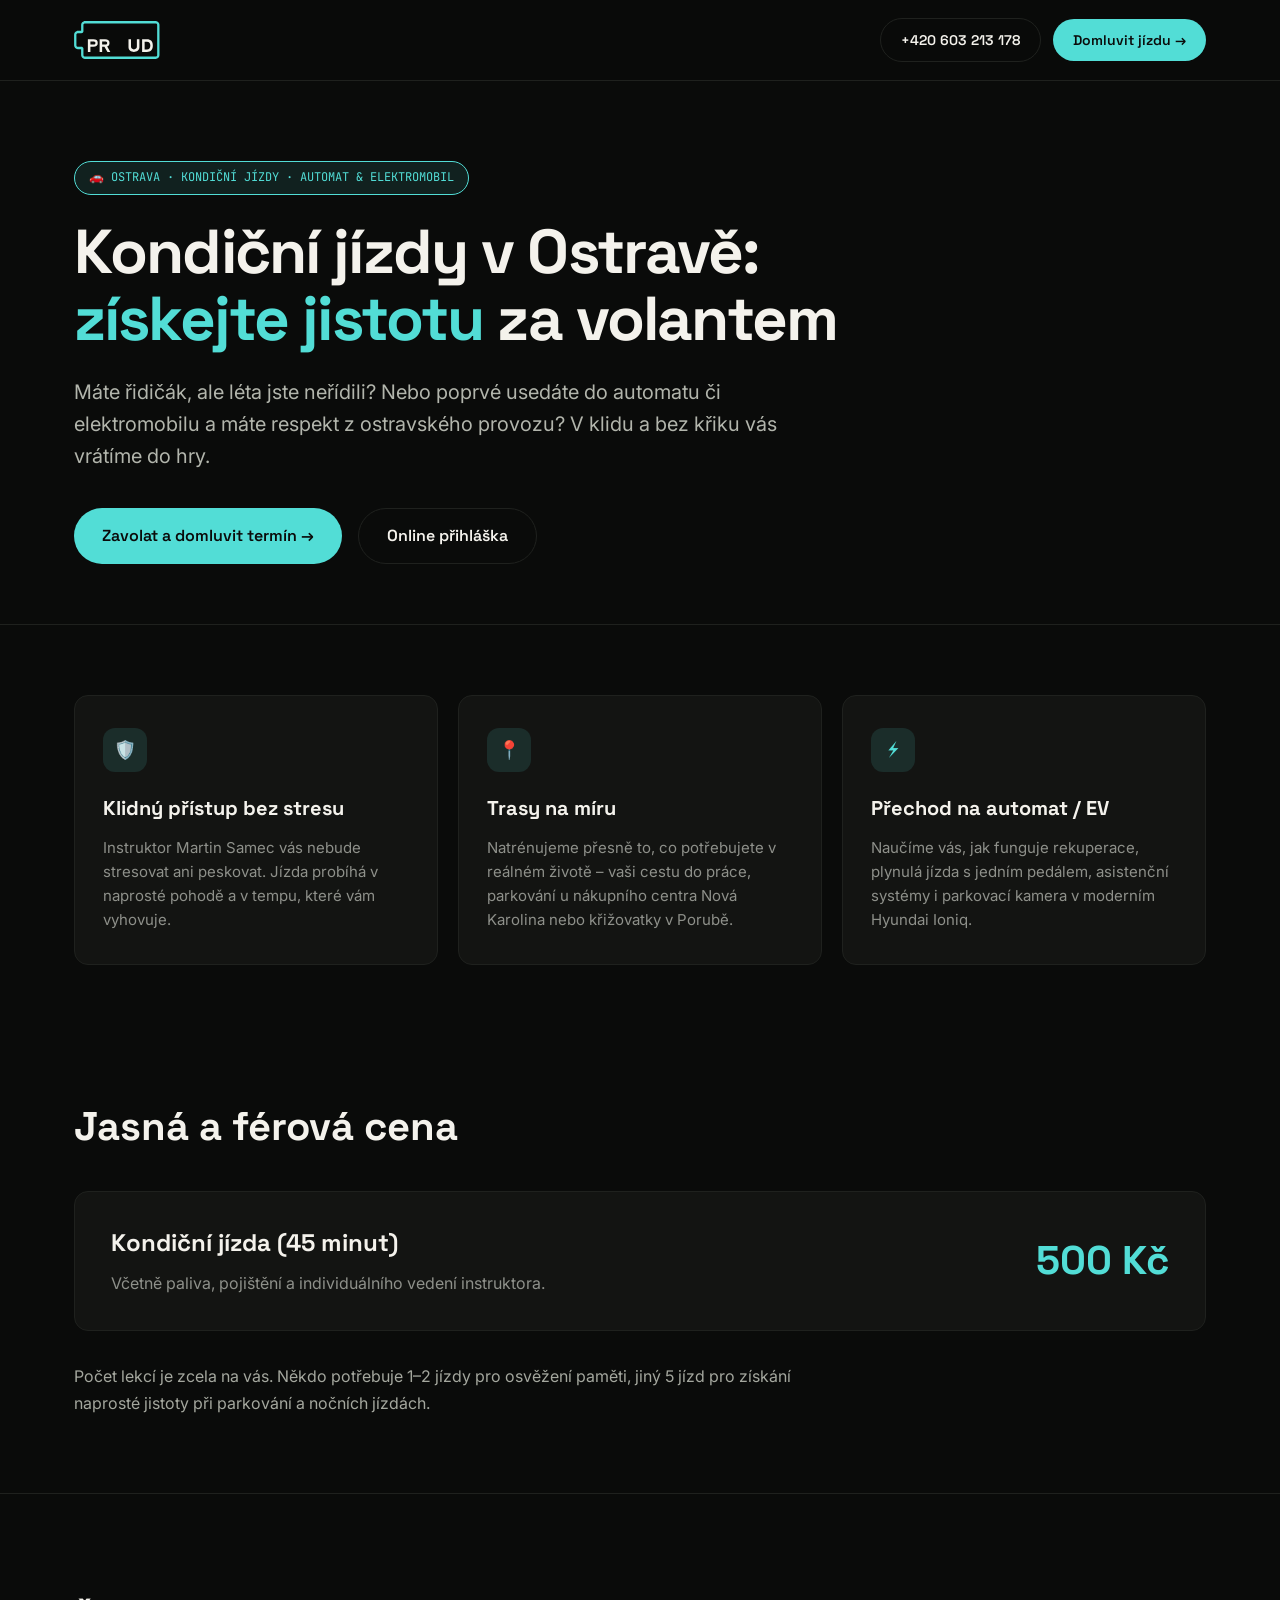
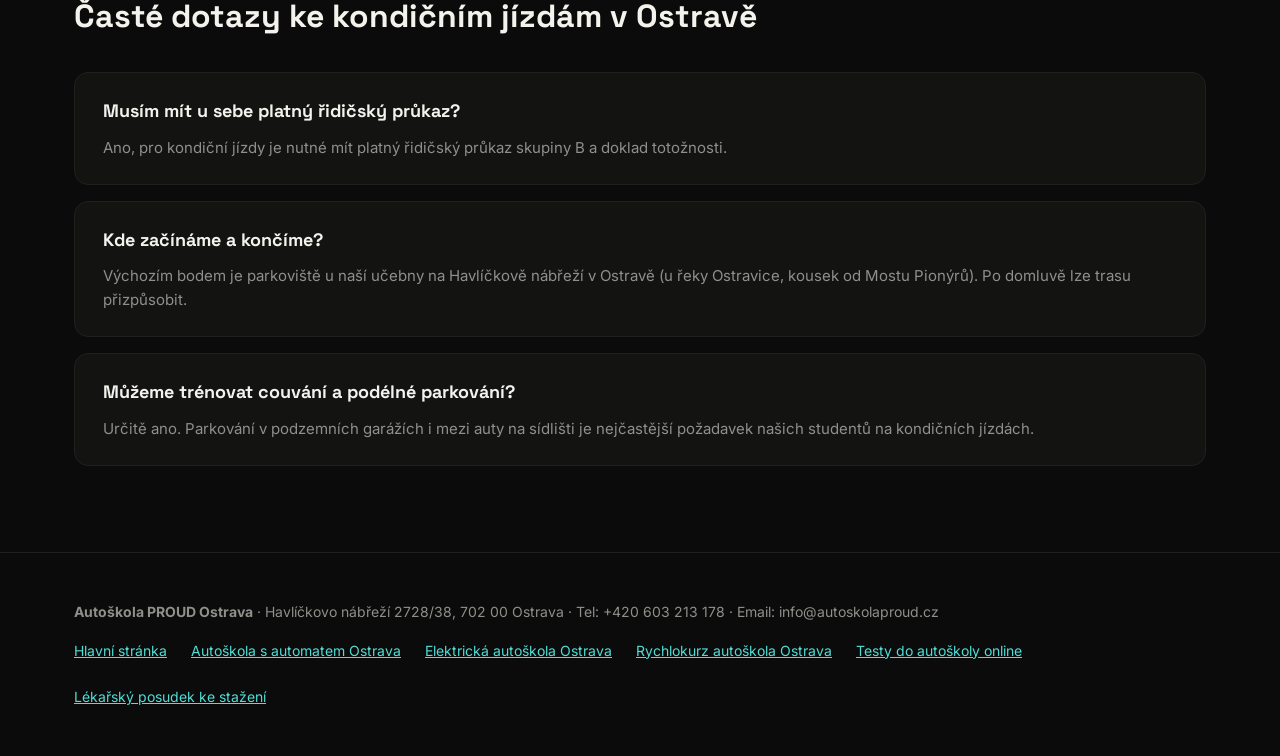
<file: kondicni-jizdy-ostrava.html>
<!doctype html>
<html lang="cs">
<head>
<meta charset="utf-8" />
<title>Kondiční jízdy Ostrava · Automat &amp; Elektromobil bez stresu · Autoškola PROUD</title>
<meta name="viewport" content="width=device-width, initial-scale=1" />
<meta name="description" content="Kondiční jízdy v Ostravě na automatu a v elektromobilu Hyundai Ioniq. Už řídíte, ale dlouho jste neseděli za volantem? Získejte jistotu v provozu za 500 Kč / 45 min." />
<meta name="keywords" content="kondiční jízdy Ostrava, kondiční jízdy automat Ostrava, přeučení na automat Ostrava, doučovací jízdy autoškola Ostrava, kondiční jízdy elektromobil, parkování Ostrava trénink" />
<link rel="canonical" href="https://autoskolaproud.cz/kondicni-jizdy-ostrava.html" />
<link rel="icon" type="image/svg+xml" href="/favicon.svg" />
<link rel="icon" type="image/png" sizes="32x32" href="/favicon-32x32.png" />
<link rel="icon" type="image/png" sizes="16x16" href="/favicon-16x16.png" />
<link rel="apple-touch-icon" sizes="180x180" href="/apple-touch-icon.png" />
<link rel="shortcut icon" href="/favicon.ico" />

<!-- Open Graph / Social -->
<meta property="og:type" content="article" />
<meta property="og:locale" content="cs_CZ" />
<meta property="og:site_name" content="Autoškola PROUD Ostrava" />
<meta property="og:title" content="Kondiční jízdy Ostrava · Získejte jistotu za volantem" />
<meta property="og:description" content="Kondiční jízdy v Ostravě na automatu v elektromobilu. Klidný instruktor, nácvik parkování i reálných tras do práce. 500 Kč / 45 min." />
<meta property="og:url" content="https://autoskolaproud.cz/kondicni-jizdy-ostrava.html" />
<meta property="og:image" content="https://autoskolaproud.cz/logo/SVG/LOGO.svg" />

<!-- Geo Local SEO -->
<meta name="geo.region" content="CZ-80" />
<meta name="geo.placename" content="Ostrava" />
<meta name="geo.position" content="49.8398;18.2936" />
<meta name="ICBM" content="49.8398, 18.2936" />

<!-- Google Analytics 4 (GA4) Tracking Script -->
<script async src="https://www.googletagmanager.com/gtag/js?id=G-QQK7QPSL2N"></script>
<script>
  window.dataLayer = window.dataLayer || [];
  function gtag(){dataLayer.push(arguments);}
  gtag('js', new Date());
  window.GA_MEASUREMENT_ID = 'G-QQK7QPSL2N';
  gtag('config', window.GA_MEASUREMENT_ID, { send_page_view: true });
</script>

<!-- Schema.org JSON-LD -->
<script type="application/ld+json">
{
  "@context": "https://schema.org",
  "@graph": [
    {
      "@type": "BreadcrumbList",
      "itemListElement": [
        {
          "@type": "ListItem",
          "position": 1,
          "name": "Domů",
          "item": "https://autoskolaproud.cz/"
        },
        {
          "@type": "ListItem",
          "position": 2,
          "name": "Kondiční jízdy Ostrava",
          "item": "https://autoskolaproud.cz/kondicni-jizdy-ostrava.html"
        }
      ]
    },
    {
      "@type": "Service",
      "name": "Kondiční jízdy Ostrava - Automat a Elektromobil",
      "description": "Individuální kondiční jízdy v Ostravě pro řidiče po pauze nebo pro zájemce o přechod na automat a elektromobil. Cena 500 Kč za 45 minut.",
      "provider": {
        "@type": "EducationalOrganization",
        "name": "Autoškola PROUD Ostrava",
        "url": "https://autoskolaproud.cz/",
        "telephone": "+420603213178",
        "address": {
          "@type": "PostalAddress",
          "streetAddress": "Havlíčkovo nábřeží 2728/38",
          "addressLocality": "Ostrava",
          "postalCode": "702 00",
          "addressCountry": "CZ"
        }
      }
    },
    {
      "@type": "FAQPage",
      "mainEntity": [
        {
          "@type": "Question",
          "name": "Kolik stojí kondiční jízda v Autoškole PROUD?",
          "acceptedAnswer": {
            "@type": "Answer",
            "text": "Cena za jednu kondiční jízdu v délce 45 minut je 500 Kč. Počet jízd záleží čistě na vaší potřebě – od jedné jízdy pro osvěžení až po ucelený blok."
          }
        },
        {
          "@type": "Question",
          "name": "Můžeme natrénovat moji konkrétní trasu do práce v Ostravě?",
          "acceptedAnswer": {
            "@type": "Answer",
            "text": "Ano! Trasu můžeme plně přizpůsobit vaší každodenní potřebě – např. z Poruby do centra, parkování u nákupního centra Nová Karolina, jízdu po dálnici D1 nebo přes složité kruhové objezdy."
          }
        },
        {
          "@type": "Question",
          "name": "Je kondiční jízda vhodná pro přechod z manuálu na automat?",
          "acceptedAnswer": {
            "@type": "Answer",
            "text": "Jednoznačně ano. Vyzkoušíte si práci s plynem bez spojky, naučíte se rekuperaci a vyzkoušíte si parkovací kameru a asistenty."
          }
        }
      ]
    }
  ]
}
</script>

<link rel="preconnect" href="https://fonts.googleapis.com">
<link rel="preconnect" href="https://fonts.gstatic.com" crossorigin>
<link href="https://fonts.googleapis.com/css2?family=Bricolage+Grotesque:opsz,wght@12..96,400;12..96,600;12..96,700&family=Space+Grotesk:wght@400;500;600;700&family=Inter:wght@400;500;600;700&family=JetBrains+Mono:wght@400;500&display=swap" rel="stylesheet">
<style>
:root {
  --bg: #0A0B0A;
  --bg-2: #131412;
  --paper: #F4F2EC;
  --ink: #0A0B0A;
  --muted: #8E908A;
  --line: #1F211E;
  --volt: #52DDD6;
  --volt-deep: #21817D;
  --volt-glow: rgba(82, 221, 214, 0.35);
  --display: "Space Grotesk", system-ui, sans-serif;
  --body: "Inter", system-ui, sans-serif;
  --mono: "JetBrains Mono", monospace;
  --r-md: 14px;
}
* { box-sizing: border-box; }
body {
  margin: 0; padding: 0;
  background: var(--bg);
  color: var(--paper);
  font-family: var(--body);
  line-height: 1.6;
  -webkit-font-smoothing: antialiased;
}
a { color: inherit; text-decoration: none; }
.wrap { max-width: 1180px; margin: 0 auto; padding: 0 24px; }

header.site-header {
  border-bottom: 1px solid var(--line);
  padding: 18px 0;
  position: sticky; top: 0; z-index: 100;
  background: rgba(10, 11, 10, 0.92);
  backdrop-filter: blur(12px);
}
.nav-bar { display: flex; align-items: center; justify-content: space-between; }
.btn {
  display: inline-flex; align-items: center; gap: 8px;
  padding: 10px 20px; border-radius: 999px;
  font-family: var(--display); font-weight: 600; font-size: 14px;
  cursor: pointer; transition: all 0.2s ease;
}
.btn-volt { background: var(--volt); color: var(--ink); border: none; }
.btn-volt:hover { box-shadow: 0 0 20px var(--volt-glow); transform: translateY(-1px); }
.btn-ghost { background: transparent; border: 1px solid var(--line); color: var(--paper); }
.btn-ghost:hover { border-color: var(--volt); color: var(--volt); }

.hero { padding: 80px 0 60px; border-bottom: 1px solid var(--line); }
.badge {
  display: inline-flex; align-items: center; gap: 8px;
  padding: 6px 14px; border-radius: 999px;
  background: rgba(82, 221, 214, 0.1); border: 1px solid var(--volt);
  color: var(--volt); font-family: var(--mono); font-size: 12px;
  margin-bottom: 24px;
}
h1 {
  font-family: var(--display); font-size: clamp(34px, 5.5vw, 62px);
  font-weight: 700; line-height: 1.08; letter-spacing: -0.03em;
  margin: 0 0 24px; max-width: 20ch;
}
h1 span { color: var(--volt); }
p.lead {
  font-size: clamp(17px, 2vw, 20px); color: #B2B5AC;
  max-width: 58ch; line-height: 1.6; margin: 0 0 36px;
}
.hero-cta { display: flex; gap: 16px; flex-wrap: wrap; }

.features-grid {
  display: grid; grid-template-columns: repeat(3, 1fr); gap: 20px;
  margin: 70px 0;
}
@media (max-width: 860px) { .features-grid { grid-template-columns: 1fr; } }
.feature-card {
  background: var(--bg-2); border: 1px solid var(--line);
  padding: 32px 28px; border-radius: var(--r-md);
  transition: transform 0.2s, border-color 0.2s;
}
.feature-card:hover { border-color: var(--volt); transform: translateY(-2px); }
.feature-icon {
  width: 44px; height: 44px; border-radius: 12px;
  background: rgba(82, 221, 214, 0.12); color: var(--volt);
  display: flex; align-items: center; justify-content: center;
  font-family: var(--mono); font-size: 18px; font-weight: 700; margin-bottom: 20px;
}
.feature-card h3 { font-family: var(--display); font-size: 20px; margin: 0 0 12px; }
.feature-card p { color: var(--muted); font-size: 15px; margin: 0; line-height: 1.6; }

.deep-sec { padding: 60px 0; border-bottom: 1px solid var(--line); }
.deep-sec h2 { font-family: var(--display); font-size: clamp(26px, 3.5vw, 40px); margin: 0 0 20px; }
.deep-sec p { color: #A4A79E; font-size: 16px; line-height: 1.7; max-width: 72ch; }

.price-banner {
  background: var(--bg-2); border: 1px solid var(--line);
  border-radius: var(--r-md); padding: 32px 36px; margin: 32px 0;
  display: flex; align-items: center; justify-content: space-between; gap: 24px; flex-wrap: wrap;
}
.price-tag { font-family: var(--display); font-size: 40px; font-weight: 700; color: var(--volt); }

.faq-sec { padding: 70px 0; border-bottom: 1px solid var(--line); }
.faq-box {
  background: var(--bg-2); border: 1px solid var(--line);
  border-radius: var(--r-md); padding: 24px 28px; margin-bottom: 16px;
}
.faq-box h4 { font-family: var(--display); font-size: 18px; margin: 0 0 10px; color: var(--paper); }
.faq-box p { color: var(--muted); margin: 0; font-size: 15px; line-height: 1.6; }

footer { padding: 48px 0; color: var(--muted); font-size: 14px; }
.foot-links { display: flex; gap: 24px; flex-wrap: wrap; margin-top: 16px; }
.foot-links a { color: var(--volt); text-decoration: underline; }
</style>
</head>
<body>

<header class="site-header">
  <div class="wrap nav-bar">
    <a href="/" title="Zpět na hlavní stránku Autoškola PROUD">
      <svg viewBox="0 0 816.26 362.45" height="38" style="vertical-align: middle;">
        <path fill="var(--volt)" d="M68.01,324.44c0,5.08,1.04,9.98,2.91,14.41,2.82,6.66,7.5,12.29,13.4,16.28,5.89,3.99,13.07,6.33,20.7,6.33h673.23c5.08,0,9.98-1.04,14.41-2.91,6.66-2.82,12.29-7.5,16.28-13.4,3.99-5.89,6.33-13.07,6.33-20.7V38.01c0-5.08-1.04-9.98-2.91-14.41-2.82-6.66-7.5-12.29-13.4-16.28-5.89-3.99-13.07-6.33-20.7-6.33v22c2.1,0,4.05.42,5.84,1.18,2.68,1.13,4.99,3.05,6.62,5.45,1.62,2.41,2.55,5.24,2.56,8.39v286.42c0,2.1-.42,4.05-1.18,5.84-1.13,2.68-3.05,4.99-5.45,6.62-2.41,1.62-5.24,2.55-8.39,2.56H105.02c-2.1,0-4.05-.42-5.84-1.18-2.68-1.13-5-3.05-6.62-5.45-1.62-2.41-2.55-5.24-2.56-8.39v-60.18c0-2.43-.5-4.81-1.41-6.94-1.36-3.21-3.61-5.91-6.45-7.84-2.83-1.92-6.32-3.06-9.98-3.05h-34.16c-2.1,0-4.05-.42-5.84-1.18-2.68-1.13-5-3.05-6.62-5.45-1.62-2.41-2.55-5.24-2.56-8.39v-100.38c0-2.1.42-4.05,1.18-5.84,1.13-2.68,3.05-4.99,5.45-6.62,2.41-1.62,5.24-2.55,8.39-2.56h34.16c2.43,0,4.81-.5,6.94-1.41,3.21-1.36,5.91-3.61,7.84-6.45,1.92-2.83,3.06-6.32,3.05-9.98v-60.18c0-2.1.42-4.05,1.18-5.84,1.13-2.68,3.05-4.99,5.45-6.62,2.41-1.62,5.24-2.55,8.39-2.56h673.23v-11s0-11,0-11H105.02c-5.08,0-9.98,1.04-14.41,2.91-6.66,2.82-12.29,7.5-16.28,13.4-3.99,5.89-6.33,13.07-6.33,20.7v49.64c0,1.33.21,3.11-.54,4.27-.25.39-.63.95-.99,1.25-.65.56-1.54.88-2.41.85-3.76-.17-7.17,0-10.93,0h-15.13c-5.08,0-9.98,1.04-14.41,2.91-6.66,2.82-12.29,7.5-16.28,13.4-3.99,5.89-6.33,13.07-6.33,20.7v100.38c0,5.08,1.04,9.98,2.91,14.41,2.82,6.66,7.5,12.29,13.4,16.28,5.89,3.99,13.07,6.33,20.7,6.33h27.21c.14,0,.28,0,.42,0,.2,0,.47.01.66.04.39.05.64.1.93.3l.04.03.22.2c.24.26.34.62.43.96.17.65.08,1.42.08,2.1v52.39Z"/>
        <path fill="var(--paper)" d="M316.56,242.49c14.74-4.75,22.11-15.88,22.11-33.08,0-23.09-14.08-34.55-42.08-34.55h-52.23v119.86h24.07v-49.61h21.78l28.82,49.61h27.51l-29.96-52.23ZM268.42,195.66h33.73c9.5.33,14.41,6.06,14.57,13.92-.16,8.68-5.08,14.57-14.74,14.74h-33.57v-28.65ZM156.42,195.66h33.73c9.5.33,14.41,6.06,14.57,13.92-.16,8.68-5.08,14.57-14.74,14.74h-33.57v-28.65ZM156.42,294.72v-49.61h28.33c27.84,0,41.92-11.79,41.92-35.7s-14.08-34.55-42.08-34.55h-52.23v119.86h24.07Z"/>
        <path fill="var(--paper)" d="M695.85,294.72c37.33,0,56-19.98,56-59.93s-18.67-60.09-56-60.09h-46.18v120.02h46.18ZM673.74,272.45v-75.32h22.11c21.29,0,31.93,13.59,32.09,37.66-.16,23.91-10.81,37.5-32.09,37.66h-22.11ZM519.83,174.86v75.81c0,27.34,25.71,44.05,51.91,44.05s52.07-16.7,52.07-44.05v-75.81h-24.07v69.43c0,17.68-11.46,26.53-28,26.53s-28-8.84-28-26.53v-69.43h-23.91Z"/>
      </svg>
    </a>
    <div style="display: flex; gap: 12px; align-items: center;">
      <a href="tel:+420603213178" class="btn btn-ghost">+420 603 213 178</a>
      <a href="/#how" class="btn btn-volt">Domluvit jízdu →</a>
    </div>
  </div>
</header>

<main>
  <section class="hero">
    <div class="wrap">
      <div class="badge">🚗 OSTRAVA · KONDIČNÍ JÍZDY · AUTOMAT &amp; ELEKTROMOBIL</div>
      <h1>Kondiční jízdy v Ostravě: <span>získejte jistotu</span> za volantem</h1>
      <p class="lead">
        Máte řidičák, ale léta jste neřídili? Nebo poprvé usedáte do automatu či elektromobilu a máte respekt z ostravského provozu? V klidu a bez křiku vás vrátíme do hry.
      </p>
      <div class="hero-cta">
        <a href="tel:+420603213178" class="btn btn-volt" style="padding: 14px 28px; font-size: 16px;">Zavolat a domluvit termín →</a>
        <a href="/#how" class="btn btn-ghost" style="padding: 14px 28px; font-size: 16px;">Online přihláška</a>
      </div>
    </div>
  </section>

  <section class="wrap">
    <div class="features-grid">
      <div class="feature-card">
        <div class="feature-icon">🛡️</div>
        <h3>Klidný přístup bez stresu</h3>
        <p>Instruktor Martin Samec vás nebude stresovat ani peskovat. Jízda probíhá v naprosté pohodě a v tempu, které vám vyhovuje.</p>
      </div>
      <div class="feature-card">
        <div class="feature-icon">📍</div>
        <h3>Trasy na míru</h3>
        <p>Natrénujeme přesně to, co potřebujete v reálném životě – vaši cestu do práce, parkování u nákupního centra Nová Karolina nebo křižovatky v Porubě.</p>
      </div>
      <div class="feature-card">
        <div class="feature-icon">⚡</div>
        <h3>Přechod na automat / EV</h3>
        <p>Naučíme vás, jak funguje rekuperace, plynulá jízda s jedním pedálem, asistenční systémy i parkovací kamera v moderním Hyundai Ioniq.</p>
      </div>
    </div>
  </section>

  <section class="deep-sec">
    <div class="wrap">
      <h2>Jasná a férová cena</h2>
      <div class="price-banner">
        <div>
          <h3 style="font-family: var(--display); font-size: 24px; margin: 0 0 8px;">Kondiční jízda (45 minut)</h3>
          <p style="margin: 0; color: var(--muted);">Včetně paliva, pojištění a individuálního vedení instruktora.</p>
        </div>
        <div class="price-tag">500 Kč</div>
      </div>
      <p>
        Počet lekcí je zcela na vás. Někdo potřebuje 1–2 jízdy pro osvěžení paměti, jiný 5 jízd pro získání naprosté jistoty při parkování a nočních jízdách.
      </p>
    </div>
  </section>

  <section class="faq-sec">
    <div class="wrap">
      <h2 style="font-family: var(--display); font-size: 32px; margin-bottom: 30px;">Časté dotazy ke kondičním jízdám v Ostravě</h2>
      <div class="faq-box">
        <h4>Musím mít u sebe platný řidičský průkaz?</h4>
        <p>Ano, pro kondiční jízdy je nutné mít platný řidičský průkaz skupiny B a doklad totožnosti.</p>
      </div>
      <div class="faq-box">
        <h4>Kde začínáme a končíme?</h4>
        <p>Výchozím bodem je parkoviště u naší učebny na Havlíčkově nábřeží v Ostravě (u řeky Ostravice, kousek od Mostu Pionýrů). Po domluvě lze trasu přizpůsobit.</p>
      </div>
      <div class="faq-box">
        <h4>Můžeme trénovat couvání a podélné parkování?</h4>
        <p>Určitě ano. Parkování v podzemních garážích i mezi auty na sídlišti je nejčastější požadavek našich studentů na kondičních jízdách.</p>
      </div>
    </div>
  </section>
</main>

<footer>
  <div class="wrap">
    <div><b>Autoškola PROUD Ostrava</b> · Havlíčkovo nábřeží 2728/38, 702 00 Ostrava · Tel: +420 603 213 178 · Email: info@autoskolaproud.cz</div>
    <div class="foot-links">
      <a href="/">Hlavní stránka</a>
      <a href="/autoskola-automat-ostrava.html">Autoškola s automatem Ostrava</a>
      <a href="/elektricka-autoskola-ostrava.html">Elektrická autoškola Ostrava</a>
      <a href="/rychlokurz-autoskola-ostrava.html">Rychlokurz autoškola Ostrava</a>
      <a href="/testy-autoskola-online.html">Testy do autoškoly online</a>
      <a href="/lekarsky-posudek.html">Lékařský posudek ke stažení</a>
    </div>
  </div>
</footer>

</body>
</html>
</file>
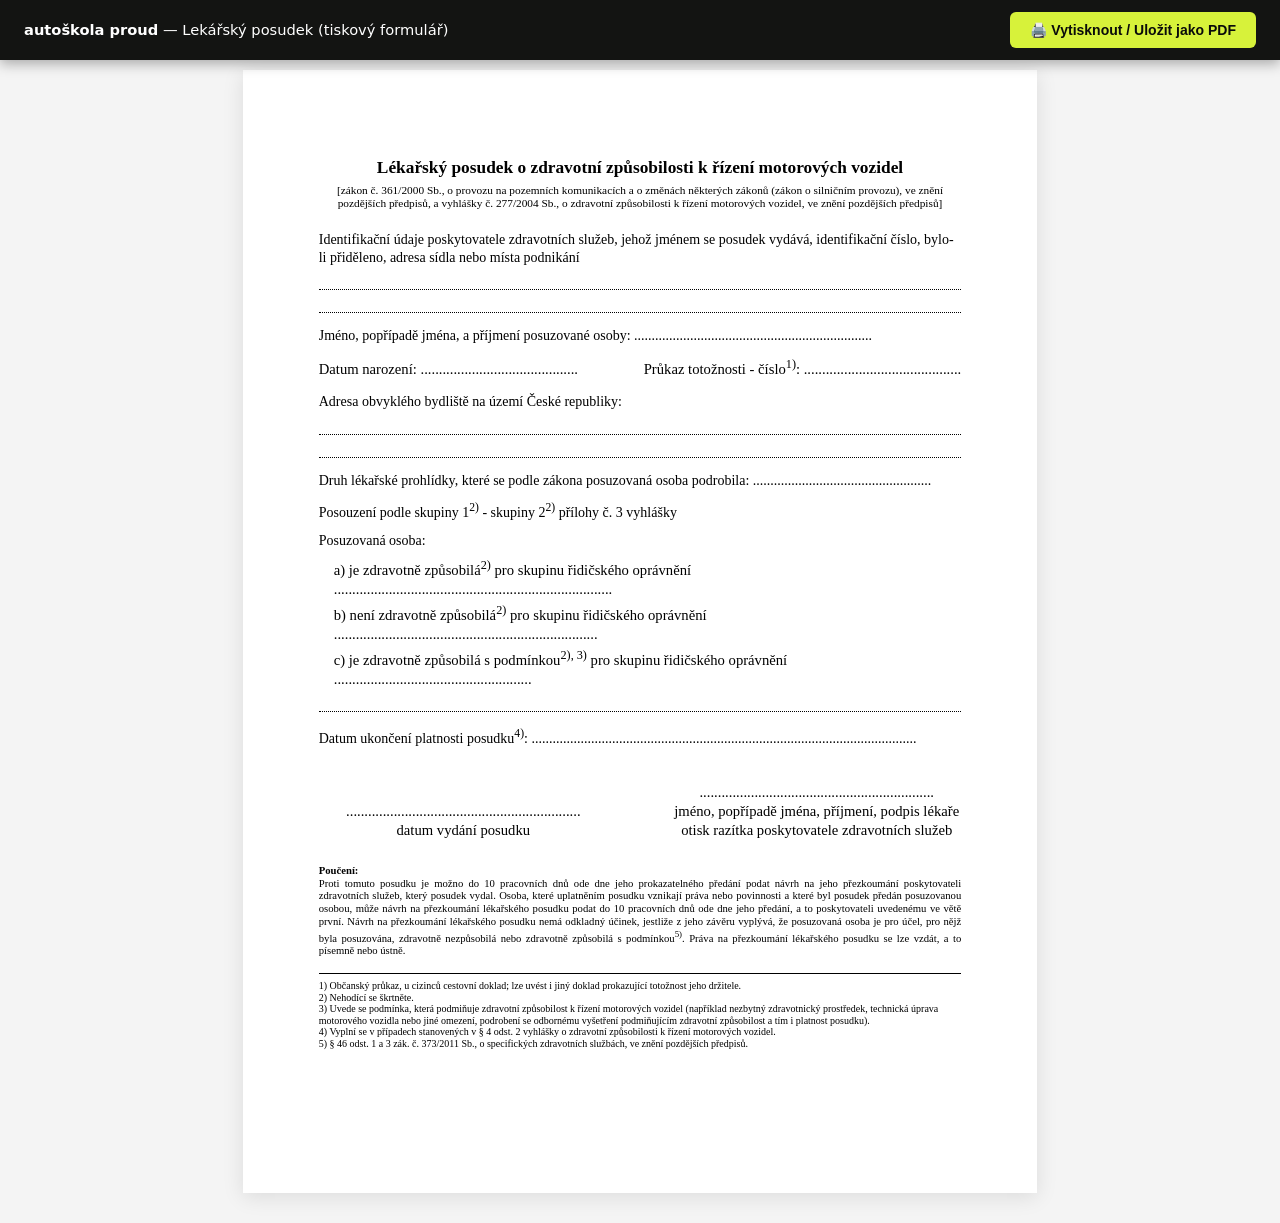
<file: lekarsky-posudek.html>
<!DOCTYPE html>
<html lang="cs">
<head>
<meta charset="utf-8">
<title>Lékařský posudek o zdravotní způsobilosti k řízení motorových vozidel · Autoškola PROUD Ostrava</title>
<meta name="viewport" content="width=device-width, initial-scale=1">
<meta name="description" content="Oficiální formulář - Lékařský posudek o zdravotní způsobilosti k řízení motorových vozidel ke stažení a vytištění pro Autoškolu PROUD Ostrava.">
<link rel="canonical" href="https://autoskolaproud.cz/lekarsky-posudek.html">
<link rel="icon" type="image/svg+xml" href="/favicon.svg">
<link rel="icon" type="image/png" sizes="32x32" href="/favicon-32x32.png">
<link rel="icon" type="image/png" sizes="16x16" href="/favicon-16x16.png">
<link rel="apple-touch-icon" sizes="180x180" href="/apple-touch-icon.png">
<link rel="shortcut icon" href="/favicon.ico">
<style>
  @page {
    size: A4 portrait;
    margin: 15mm 20mm;
  }
  body {
    font-family: "Times New Roman", Times, serif;
    font-size: 11pt;
    line-height: 1.3;
    color: #000;
    background: #f4f4f4;
    margin: 0;
    padding: 0;
  }
  .print-bar {
    position: fixed;
    top: 0;
    left: 0;
    right: 0;
    background: #131412;
    color: #fff;
    padding: 12px 24px;
    display: flex;
    justify-content: space-between;
    align-items: center;
    font-family: system-ui, -apple-system, sans-serif;
    box-shadow: 0 4px 12px rgba(0,0,0,0.3);
    z-index: 999;
  }
  .btn-print {
    background: #D7F23A;
    color: #0A0B0A;
    border: none;
    padding: 10px 20px;
    font-weight: 600;
    border-radius: 6px;
    cursor: pointer;
    font-size: 14px;
    transition: background 0.2s;
  }
  .btn-print:hover {
    background: #e4ff4d;
  }
  .page-content {
    max-width: 210mm;
    min-height: 297mm;
    margin: 70px auto 30px auto;
    background: #fff;
    padding: 20mm;
    box-shadow: 0 4px 20px rgba(0,0,0,0.1);
    box-sizing: border-box;
  }
  @media print {
    .print-bar { display: none !important; }
    .page-content { 
      margin: 0; 
      padding: 0;
      box-shadow: none;
      width: 100%;
    }
    body { background: #fff; }
  }
  h1 {
    font-size: 13pt;
    font-weight: bold;
    text-align: center;
    margin-bottom: 4px;
  }
  .subtitle {
    font-size: 8.5pt;
    text-align: center;
    margin-bottom: 20px;
    line-height: 1.2;
  }
  .field-label {
    margin-top: 10px;
    font-size: 10.5pt;
  }
  .dots {
    display: block;
    border-bottom: 1px dotted #000;
    margin-top: 4px;
    min-height: 18px;
  }
  .row-flex {
    display: flex;
    justify-content: space-between;
    align-items: baseline;
    margin-top: 12px;
  }
  .option-list {
    margin-top: 8px;
    margin-left: 15px;
  }
  .option-list div {
    margin-bottom: 4px;
  }
  .footer-signatures {
    margin-top: 35px;
    display: flex;
    justify-content: space-between;
    align-items: flex-end;
  }
  .signature-box {
    text-align: center;
    width: 45%;
  }
  .pouci {
    margin-top: 25px;
    font-size: 8pt;
    line-height: 1.2;
    text-align: justify;
  }
  .notes {
    margin-top: 15px;
    font-size: 7.5pt;
    line-height: 1.15;
    border-top: 1px solid #000;
    padding-top: 6px;
  }
</style>
</head>
<body>

<div class="print-bar no-print">
  <div>
    <strong>autoškola proud</strong> — Lekářský posudek (tiskový formulář)
  </div>
  <button class="btn-print" onclick="window.print()">🖨️ Vytisknout / Uložit jako PDF</button>
</div>

<div class="page-content">
  <h1>Lékařský posudek o zdravotní způsobilosti k řízení motorových vozidel</h1>
  <div class="subtitle">
    [zákon č. 361/2000 Sb., o provozu na pozemních komunikacích a o změnách některých zákonů (zákon o silničním provozu), ve znění pozdějších předpisů, a vyhlášky č. 277/2004 Sb., o zdravotní způsobilosti k řízení motorových vozidel, ve znění pozdějších předpisů]
  </div>

  <div class="field-label">Identifikační údaje poskytovatele zdravotních služeb, jehož jménem se posudek vydává, identifikační číslo, bylo-li přiděleno, adresa sídla nebo místa podnikání</div>
  <div class="dots"></div>
  <div class="dots"></div>

  <div class="field-label" style="margin-top: 14px;">Jméno, popřípadě jména, a příjmení posuzované osoby: ....................................................................</div>

  <div class="row-flex">
    <div>Datum narození: ...........................................</div>
    <div>Průkaz totožnosti - číslo<sup>1)</sup>: ...........................................</div>
  </div>

  <div class="field-label" style="margin-top: 14px;">Adresa obvyklého bydliště na území České republiky:</div>
  <div class="dots"></div>
  <div class="dots"></div>

  <div class="field-label" style="margin-top: 14px;">Druh lékařské prohlídky, které se podle zákona posuzovaná osoba podrobila: ...................................................</div>

  <div class="field-label" style="margin-top: 10px;">Posouzení podle skupiny 1<sup>2)</sup> - skupiny 2<sup>2)</sup> přílohy č. 3 vyhlášky</div>

  <div class="field-label" style="margin-top: 10px;">Posuzovaná osoba:</div>
  <div class="option-list">
    <div>a) je zdravotně způsobilá<sup>2)</sup> pro skupinu řidičského oprávnění ............................................................................</div>
    <div>b) není zdravotně způsobilá<sup>2)</sup> pro skupinu řidičského oprávnění ........................................................................</div>
    <div>c) je zdravotně způsobilá s podmínkou<sup>2), 3)</sup> pro skupinu řidičského oprávnění ......................................................</div>
  </div>
  <div class="dots"></div>

  <div class="field-label" style="margin-top: 14px;">Datum ukončení platnosti posudku<sup>4)</sup>: ..............................................................................................................</div>

  <div class="footer-signatures">
    <div class="signature-box">
      ................................................................<br>
      datum vydání posudku
    </div>
    <div class="signature-box">
      ................................................................<br>
      jméno, popřípadě jména, příjmení, podpis lékaře<br>
      otisk razítka poskytovatele zdravotních služeb
    </div>
  </div>

  <div class="pouci">
    <strong>Poučení:</strong><br>
    Proti tomuto posudku je možno do 10 pracovních dnů ode dne jeho prokazatelného předání podat návrh na jeho přezkoumání poskytovateli zdravotních služeb, který posudek vydal. Osoba, které uplatněním posudku vznikají práva nebo povinnosti a které byl posudek předán posuzovanou osobou, může návrh na přezkoumání lékařského posudku podat do 10 pracovních dnů ode dne jeho předání, a to poskytovateli uvedenému ve větě první. Návrh na přezkoumání lékařského posudku nemá odkladný účinek, jestliže z jeho závěru vyplývá, že posuzovaná osoba je pro účel, pro nějž byla posuzována, zdravotně nezpůsobilá nebo zdravotně způsobilá s podmínkou<sup>5)</sup>. Práva na přezkoumání lékařského posudku se lze vzdát, a to písemně nebo ústně.
  </div>

  <div class="notes">
    1) Občanský průkaz, u cizinců cestovní doklad; lze uvést i jiný doklad prokazující totožnost jeho držitele.<br>
    2) Nehodící se škrtněte.<br>
    3) Uvede se podmínka, která podmiňuje zdravotní způsobilost k řízení motorových vozidel (například nezbytný zdravotnický prostředek, technická úprava motorového vozidla nebo jiné omezení, podrobení se odbornému vyšetření podmiňujícím zdravotní způsobilost a tím i platnost posudku).<br>
    4) Vyplní se v případech stanovených v § 4 odst. 2 vyhlášky o zdravotní způsobilosti k řízení motorových vozidel.<br>
    5) § 46 odst. 1 a 3 zák. č. 373/2011 Sb., o specifických zdravotních službách, ve znění pozdějších předpisů.
  </div>
</div>

</body>
</html>
</file>
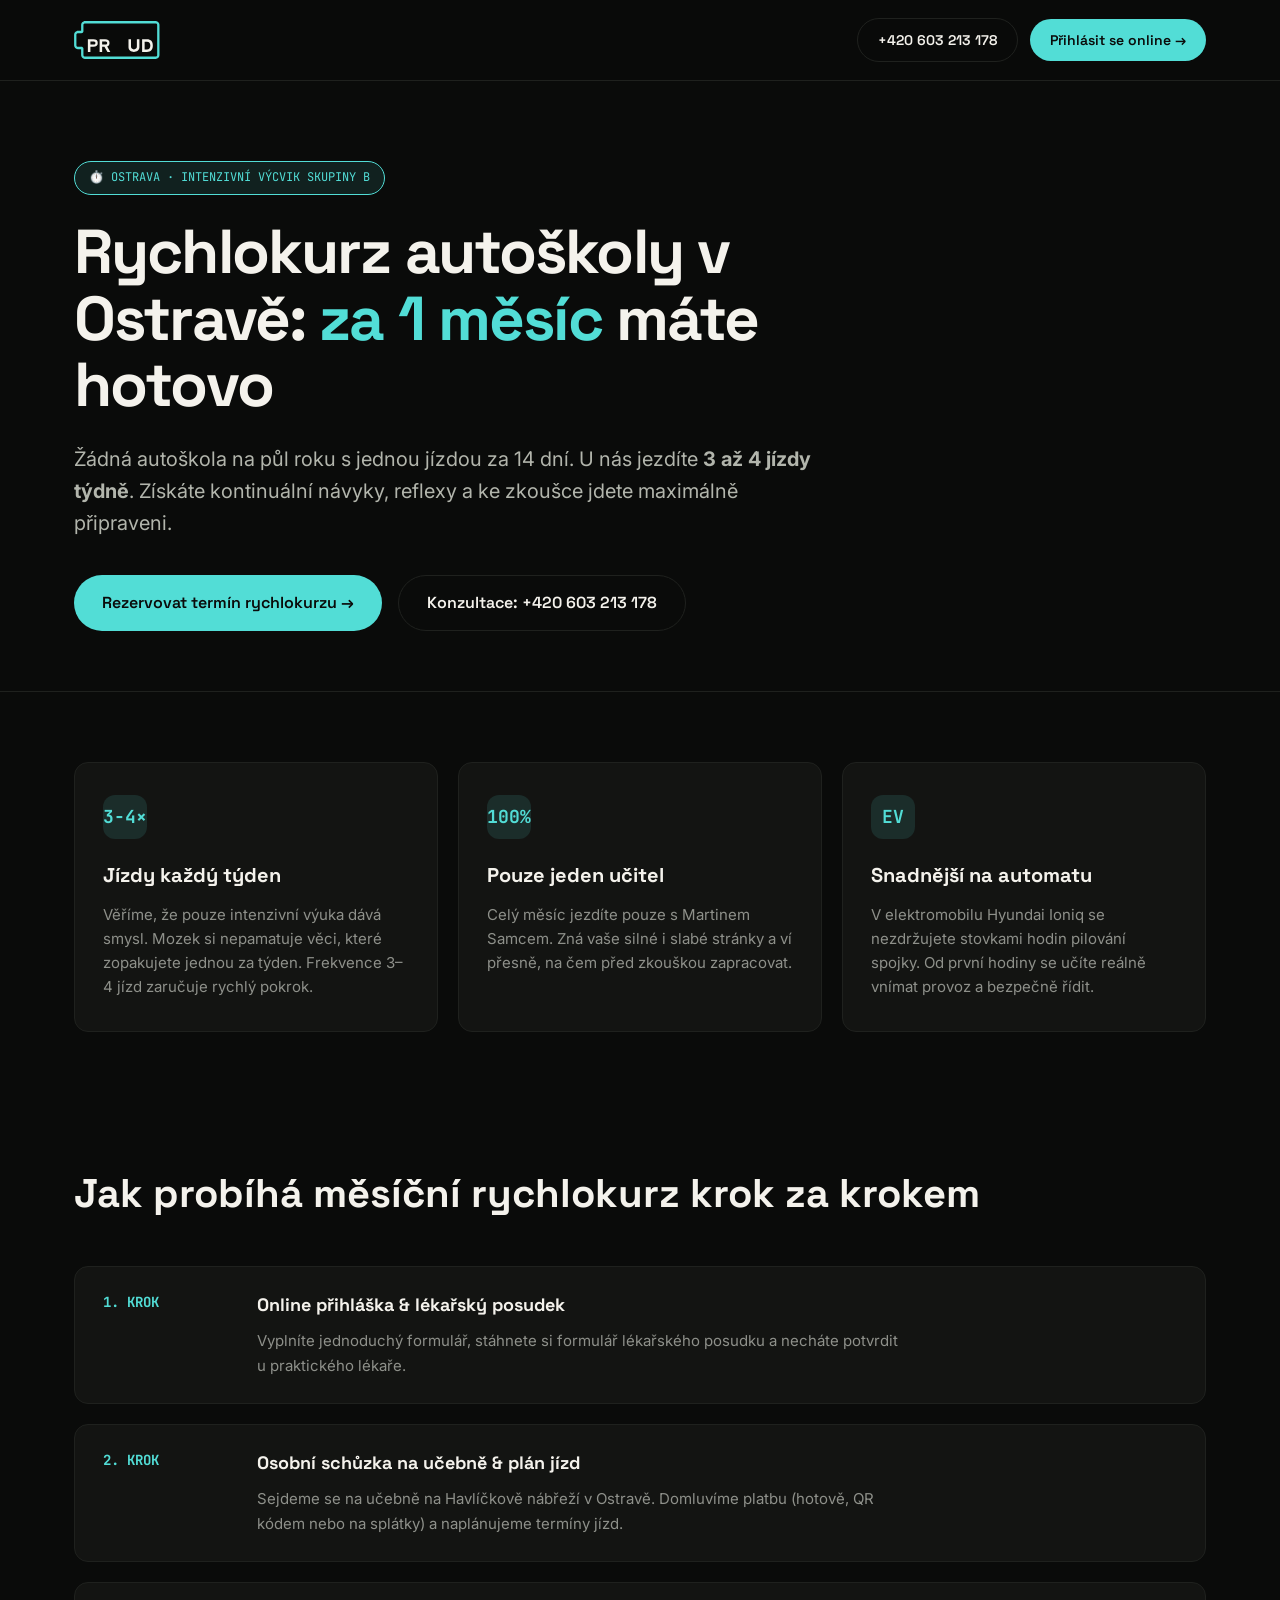
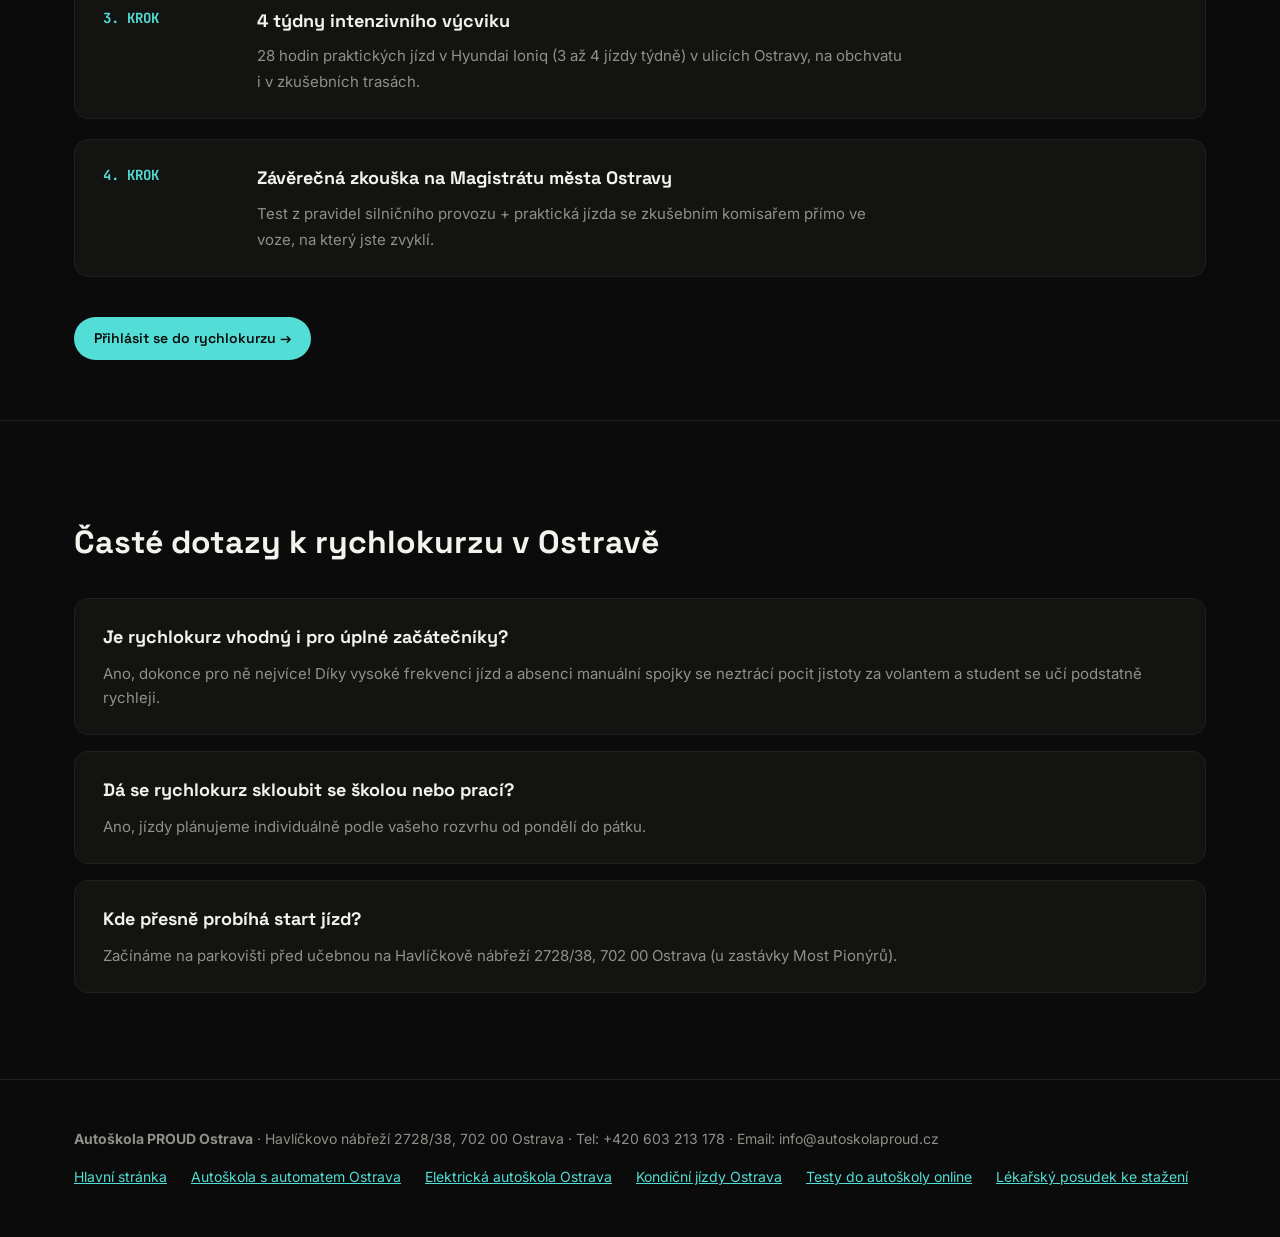
<file: rychlokurz-autoskola-ostrava.html>
<!doctype html>
<html lang="cs">
<head>
<meta charset="utf-8" />
<title>Rychlokurz autoškola Ostrava · Řidičák za měsíc (3–4 jízdy týdně) · Autoškola PROUD</title>
<meta name="viewport" content="width=device-width, initial-scale=1" />
<meta name="description" content="Chcete řidičák v Ostravě rychle? V Autoškole PROUD jezdíme všechny kurzy skupiny B jako intenzivní rychlokurz. 3 až 4 jízdy týdně, hotovo za měsíc bez zbytečného protahování." />
<meta name="keywords" content="rychlokurz autoškola Ostrava, autoškola za měsíc Ostrava, intenzivní výcvik autoškola Ostrava, expresní řidičák Ostrava, rychlokurz skupina B Ostrava, autoškola rychle Ostrava" />
<link rel="canonical" href="https://autoskolaproud.cz/rychlokurz-autoskola-ostrava.html" />
<link rel="icon" type="image/svg+xml" href="/favicon.svg" />
<link rel="icon" type="image/png" sizes="32x32" href="/favicon-32x32.png" />
<link rel="icon" type="image/png" sizes="16x16" href="/favicon-16x16.png" />
<link rel="apple-touch-icon" sizes="180x180" href="/apple-touch-icon.png" />
<link rel="shortcut icon" href="/favicon.ico" />

<!-- Open Graph / Social -->
<meta property="og:type" content="article" />
<meta property="og:locale" content="cs_CZ" />
<meta property="og:site_name" content="Autoškola PROUD Ostrava" />
<meta property="og:title" content="Rychlokurz autoškola Ostrava · Řidičák za 4 týdny" />
<meta property="og:description" content="Intenzivní výcvik v Ostravě. 3 až 4 jízdy týdně v elektromobilu Hyundai Ioniq. Odježděno za 1 měsíc." />
<meta property="og:url" content="https://autoskolaproud.cz/rychlokurz-autoskola-ostrava.html" />
<meta property="og:image" content="https://autoskolaproud.cz/logo/SVG/LOGO.svg" />

<!-- Geo Local SEO -->
<meta name="geo.region" content="CZ-80" />
<meta name="geo.placename" content="Ostrava" />
<meta name="geo.position" content="49.8398;18.2936" />
<meta name="ICBM" content="49.8398, 18.2936" />

<!-- Google Analytics 4 (GA4) Tracking Script -->
<script async src="https://www.googletagmanager.com/gtag/js?id=G-QQK7QPSL2N"></script>
<script>
  window.dataLayer = window.dataLayer || [];
  function gtag(){dataLayer.push(arguments);}
  gtag('js', new Date());
  window.GA_MEASUREMENT_ID = 'G-QQK7QPSL2N';
  gtag('config', window.GA_MEASUREMENT_ID, { send_page_view: true });
</script>

<!-- Schema.org JSON-LD -->
<script type="application/ld+json">
{
  "@context": "https://schema.org",
  "@graph": [
    {
      "@type": "BreadcrumbList",
      "itemListElement": [
        {
          "@type": "ListItem",
          "position": 1,
          "name": "Domů",
          "item": "https://autoskolaproud.cz/"
        },
        {
          "@type": "ListItem",
          "position": 2,
          "name": "Rychlokurz autoškola Ostrava",
          "item": "https://autoskolaproud.cz/rychlokurz-autoskola-ostrava.html"
        }
      ]
    },
    {
      "@type": "Course",
      "name": "Intenzivní rychlokurz autoškoly Ostrava - Skupina B",
      "description": "Rychlokurz autoškoly na skupinu B v Ostravě. 3 až 4 jízdy týdně, hotovo za 4 týdny. Výcvik výhradně v elektromobilu Hyundai Ioniq s automatickou převodovkou.",
      "provider": {
        "@type": "EducationalOrganization",
        "name": "Autoškola PROUD Ostrava",
        "url": "https://autoskolaproud.cz/",
        "telephone": "+420603213178",
        "address": {
          "@type": "PostalAddress",
          "streetAddress": "Havlíčkovo nábřeží 2728/38",
          "addressLocality": "Ostrava",
          "postalCode": "702 00",
          "addressCountry": "CZ"
        }
      }
    },
    {
      "@type": "FAQPage",
      "mainEntity": [
        {
          "@type": "Question",
          "name": "Kolik jízd týdně má rychlokurz v Autoškole PROUD?",
          "acceptedAnswer": {
            "@type": "Answer",
            "text": "U nás jezdíme 3 až 4 jízdy týdně. Celý předepsaný počet 28 vyučovacích hodin praktické jízdy tak stihnete odjezdit za přibližně jeden měsíc."
          }
        },
        {
          "@type": "Question",
          "name": "Připlácí se za rychlokurz zvlášť?",
          "acceptedAnswer": {
            "@type": "Answer",
            "text": "Ne. U nás je rychlokurz standardním způsobem výcviku pro každého studenta. Věříme, že pouze intenzivní výcvik dává smysl a přináší nejvyšší úspěšnost u zkoušky."
          }
        },
        {
          "@type": "Question",
          "name": "Kdy mohu začít po odeslání přihlášky?",
          "acceptedAnswer": {
            "@type": "Answer",
            "text": "Jakmile máte potvrzení od lékaře, domluvíme si osobní schůzku na učebně na Havlíčkově nábřeží v Ostravě. První jízdu obvykle zahajujeme do několika dnů od doložení posudku."
          }
        }
      ]
    }
  ]
}
</script>

<link rel="preconnect" href="https://fonts.googleapis.com">
<link rel="preconnect" href="https://fonts.gstatic.com" crossorigin>
<link href="https://fonts.googleapis.com/css2?family=Bricolage+Grotesque:opsz,wght@12..96,400;12..96,600;12..96,700&family=Space+Grotesk:wght@400;500;600;700&family=Inter:wght@400;500;600;700&family=JetBrains+Mono:wght@400;500&display=swap" rel="stylesheet">
<style>
:root {
  --bg: #0A0B0A;
  --bg-2: #131412;
  --paper: #F4F2EC;
  --ink: #0A0B0A;
  --muted: #8E908A;
  --line: #1F211E;
  --volt: #52DDD6;
  --volt-deep: #21817D;
  --volt-glow: rgba(82, 221, 214, 0.35);
  --display: "Space Grotesk", system-ui, sans-serif;
  --body: "Inter", system-ui, sans-serif;
  --mono: "JetBrains Mono", monospace;
  --r-md: 14px;
}
* { box-sizing: border-box; }
body {
  margin: 0; padding: 0;
  background: var(--bg);
  color: var(--paper);
  font-family: var(--body);
  line-height: 1.6;
  -webkit-font-smoothing: antialiased;
}
a { color: inherit; text-decoration: none; }
.wrap { max-width: 1180px; margin: 0 auto; padding: 0 24px; }

header.site-header {
  border-bottom: 1px solid var(--line);
  padding: 18px 0;
  position: sticky; top: 0; z-index: 100;
  background: rgba(10, 11, 10, 0.92);
  backdrop-filter: blur(12px);
}
.nav-bar { display: flex; align-items: center; justify-content: space-between; }
.btn {
  display: inline-flex; align-items: center; gap: 8px;
  padding: 10px 20px; border-radius: 999px;
  font-family: var(--display); font-weight: 600; font-size: 14px;
  cursor: pointer; transition: all 0.2s ease;
}
.btn-volt { background: var(--volt); color: var(--ink); border: none; }
.btn-volt:hover { box-shadow: 0 0 20px var(--volt-glow); transform: translateY(-1px); }
.btn-ghost { background: transparent; border: 1px solid var(--line); color: var(--paper); }
.btn-ghost:hover { border-color: var(--volt); color: var(--volt); }

.hero { padding: 80px 0 60px; border-bottom: 1px solid var(--line); }
.badge {
  display: inline-flex; align-items: center; gap: 8px;
  padding: 6px 14px; border-radius: 999px;
  background: rgba(82, 221, 214, 0.1); border: 1px solid var(--volt);
  color: var(--volt); font-family: var(--mono); font-size: 12px;
  margin-bottom: 24px;
}
h1 {
  font-family: var(--display); font-size: clamp(34px, 5.5vw, 62px);
  font-weight: 700; line-height: 1.08; letter-spacing: -0.03em;
  margin: 0 0 24px; max-width: 20ch;
}
h1 span { color: var(--volt); }
p.lead {
  font-size: clamp(17px, 2vw, 20px); color: #B2B5AC;
  max-width: 58ch; line-height: 1.6; margin: 0 0 36px;
}
.hero-cta { display: flex; gap: 16px; flex-wrap: wrap; }

.features-grid {
  display: grid; grid-template-columns: repeat(3, 1fr); gap: 20px;
  margin: 70px 0;
}
@media (max-width: 860px) { .features-grid { grid-template-columns: 1fr; } }
.feature-card {
  background: var(--bg-2); border: 1px solid var(--line);
  padding: 32px 28px; border-radius: var(--r-md);
  transition: transform 0.2s, border-color 0.2s;
}
.feature-card:hover { border-color: var(--volt); transform: translateY(-2px); }
.feature-icon {
  width: 44px; height: 44px; border-radius: 12px;
  background: rgba(82, 221, 214, 0.12); color: var(--volt);
  display: flex; align-items: center; justify-content: center;
  font-family: var(--mono); font-size: 18px; font-weight: 700; margin-bottom: 20px;
}
.feature-card h3 { font-family: var(--display); font-size: 20px; margin: 0 0 12px; }
.feature-card p { color: var(--muted); font-size: 15px; margin: 0; line-height: 1.6; }

.deep-sec { padding: 60px 0; border-bottom: 1px solid var(--line); }
.deep-sec h2 { font-family: var(--display); font-size: clamp(26px, 3.5vw, 40px); margin: 0 0 20px; }
.deep-sec p { color: #A4A79E; font-size: 16px; line-height: 1.7; max-width: 72ch; }

.timeline { margin: 40px 0; display: flex; flex-direction: column; gap: 20px; }
.time-step {
  display: flex; gap: 24px; background: var(--bg-2); border: 1px solid var(--line);
  padding: 24px 28px; border-radius: var(--r-md);
}
@media (max-width: 600px) { .time-step { flex-direction: column; gap: 12px; } }
.time-tag {
  font-family: var(--mono); color: var(--volt); font-size: 14px;
  font-weight: 700; min-width: 130px;
}
.time-content h4 { font-family: var(--display); font-size: 18px; margin: 0 0 8px; }
.time-content p { color: var(--muted); margin: 0; font-size: 15px; }

.faq-sec { padding: 70px 0; border-bottom: 1px solid var(--line); }
.faq-box {
  background: var(--bg-2); border: 1px solid var(--line);
  border-radius: var(--r-md); padding: 24px 28px; margin-bottom: 16px;
}
.faq-box h4 { font-family: var(--display); font-size: 18px; margin: 0 0 10px; color: var(--paper); }
.faq-box p { color: var(--muted); margin: 0; font-size: 15px; line-height: 1.6; }

footer { padding: 48px 0; color: var(--muted); font-size: 14px; }
.foot-links { display: flex; gap: 24px; flex-wrap: wrap; margin-top: 16px; }
.foot-links a { color: var(--volt); text-decoration: underline; }
</style>
</head>
<body>

<header class="site-header">
  <div class="wrap nav-bar">
    <a href="/" title="Zpět na hlavní stránku Autoškola PROUD">
      <svg viewBox="0 0 816.26 362.45" height="38" style="vertical-align: middle;">
        <path fill="var(--volt)" d="M68.01,324.44c0,5.08,1.04,9.98,2.91,14.41,2.82,6.66,7.5,12.29,13.4,16.28,5.89,3.99,13.07,6.33,20.7,6.33h673.23c5.08,0,9.98-1.04,14.41-2.91,6.66-2.82,12.29-7.5,16.28-13.4,3.99-5.89,6.33-13.07,6.33-20.7V38.01c0-5.08-1.04-9.98-2.91-14.41-2.82-6.66-7.5-12.29-13.4-16.28-5.89-3.99-13.07-6.33-20.7-6.33v22c2.1,0,4.05.42,5.84,1.18,2.68,1.13,4.99,3.05,6.62,5.45,1.62,2.41,2.55,5.24,2.56,8.39v286.42c0,2.1-.42,4.05-1.18,5.84-1.13,2.68-3.05,4.99-5.45,6.62-2.41,1.62-5.24,2.55-8.39,2.56H105.02c-2.1,0-4.05-.42-5.84-1.18-2.68-1.13-5-3.05-6.62-5.45-1.62-2.41-2.55-5.24-2.56-8.39v-60.18c0-2.43-.5-4.81-1.41-6.94-1.36-3.21-3.61-5.91-6.45-7.84-2.83-1.92-6.32-3.06-9.98-3.05h-34.16c-2.1,0-4.05-.42-5.84-1.18-2.68-1.13-5-3.05-6.62-5.45-1.62-2.41-2.55-5.24-2.56-8.39v-100.38c0-2.1.42-4.05,1.18-5.84,1.13-2.68,3.05-4.99,5.45-6.62,2.41-1.62,5.24-2.55,8.39-2.56h34.16c2.43,0,4.81-.5,6.94-1.41,3.21-1.36,5.91-3.61,7.84-6.45,1.92-2.83,3.06-6.32,3.05-9.98v-60.18c0-2.1.42-4.05,1.18-5.84,1.13-2.68,3.05-4.99,5.45-6.62,2.41-1.62,5.24-2.55,8.39-2.56h673.23v-11s0-11,0-11H105.02c-5.08,0-9.98,1.04-14.41,2.91-6.66,2.82-12.29,7.5-16.28,13.4-3.99,5.89-6.33,13.07-6.33,20.7v49.64c0,1.33.21,3.11-.54,4.27-.25.39-.63.95-.99,1.25-.65.56-1.54.88-2.41.85-3.76-.17-7.17,0-10.93,0h-15.13c-5.08,0-9.98,1.04-14.41,2.91-6.66,2.82-12.29,7.5-16.28,13.4-3.99,5.89-6.33,13.07-6.33,20.7v100.38c0,5.08,1.04,9.98,2.91,14.41,2.82,6.66,7.5,12.29,13.4,16.28,5.89,3.99,13.07,6.33,20.7,6.33h27.21c.14,0,.28,0,.42,0,.2,0,.47.01.66.04.39.05.64.1.93.3l.04.03.22.2c.24.26.34.62.43.96.17.65.08,1.42.08,2.1v52.39Z"/>
        <path fill="var(--paper)" d="M316.56,242.49c14.74-4.75,22.11-15.88,22.11-33.08,0-23.09-14.08-34.55-42.08-34.55h-52.23v119.86h24.07v-49.61h21.78l28.82,49.61h27.51l-29.96-52.23ZM268.42,195.66h33.73c9.5.33,14.41,6.06,14.57,13.92-.16,8.68-5.08,14.57-14.74,14.74h-33.57v-28.65ZM156.42,195.66h33.73c9.5.33,14.41,6.06,14.57,13.92-.16,8.68-5.08,14.57-14.74,14.74h-33.57v-28.65ZM156.42,294.72v-49.61h28.33c27.84,0,41.92-11.79,41.92-35.7s-14.08-34.55-42.08-34.55h-52.23v119.86h24.07Z"/>
        <path fill="var(--paper)" d="M695.85,294.72c37.33,0,56-19.98,56-59.93s-18.67-60.09-56-60.09h-46.18v120.02h46.18ZM673.74,272.45v-75.32h22.11c21.29,0,31.93,13.59,32.09,37.66-.16,23.91-10.81,37.5-32.09,37.66h-22.11ZM519.83,174.86v75.81c0,27.34,25.71,44.05,51.91,44.05s52.07-16.7,52.07-44.05v-75.81h-24.07v69.43c0,17.68-11.46,26.53-28,26.53s-28-8.84-28-26.53v-69.43h-23.91Z"/>
      </svg>
    </a>
    <div style="display: flex; gap: 12px; align-items: center;">
      <a href="tel:+420603213178" class="btn btn-ghost">+420 603 213 178</a>
      <a href="/#how" class="btn btn-volt">Přihlásit se online →</a>
    </div>
  </div>
</header>

<main>
  <section class="hero">
    <div class="wrap">
      <div class="badge">⏱️ OSTRAVA · INTENZIVNÍ VÝCVIK SKUPINY B</div>
      <h1>Rychlokurz autoškoly v Ostravě: <span>za 1 měsíc</span> máte hotovo</h1>
      <p class="lead">
        Žádná autoškola na půl roku s jednou jízdou za 14 dní. U nás jezdíte <b>3 až 4 jízdy týdně</b>. Získáte kontinuální návyky, reflexy a ke zkoušce jdete maximálně připraveni.
      </p>
      <div class="hero-cta">
        <a href="/#how" class="btn btn-volt" style="padding: 14px 28px; font-size: 16px;">Rezervovat termín rychlokurzu →</a>
        <a href="tel:+420603213178" class="btn btn-ghost" style="padding: 14px 28px; font-size: 16px;">Konzultace: +420 603 213 178</a>
      </div>
    </div>
  </section>

  <section class="wrap">
    <div class="features-grid">
      <div class="feature-card">
        <div class="feature-icon">3-4×</div>
        <h3>Jízdy každý týden</h3>
        <p>Věříme, že pouze intenzivní výuka dává smysl. Mozek si nepamatuje věci, které zopakujete jednou za týden. Frekvence 3–4 jízd zaručuje rychlý pokrok.</p>
      </div>
      <div class="feature-card">
        <div class="feature-icon">100%</div>
        <h3>Pouze jeden učitel</h3>
        <p>Celý měsíc jezdíte pouze s Martinem Samcem. Zná vaše silné i slabé stránky a ví přesně, na čem před zkouškou zapracovat.</p>
      </div>
      <div class="feature-card">
        <div class="feature-icon">EV</div>
        <h3>Snadnější na automatu</h3>
        <p>V elektromobilu Hyundai Ioniq se nezdržujete stovkami hodin pilování spojky. Od první hodiny se učíte reálně vnímat provoz a bezpečně řídit.</p>
      </div>
    </div>
  </section>

  <section class="deep-sec">
    <div class="wrap">
      <h2>Jak probíhá měsíční rychlokurz krok za krokem</h2>
      <div class="timeline">
        <div class="time-step">
          <div class="time-tag">1. KROK</div>
          <div class="time-content">
            <h4>Online přihláška & lékařský posudek</h4>
            <p>Vyplníte jednoduchý formulář, stáhnete si formulář lékařského posudku a necháte potvrdit u praktického lékaře.</p>
          </div>
        </div>
        <div class="time-step">
          <div class="time-tag">2. KROK</div>
          <div class="time-content">
            <h4>Osobní schůzka na učebně & plán jízd</h4>
            <p>Sejdeme se na učebně na Havlíčkově nábřeží v Ostravě. Domluvíme platbu (hotově, QR kódem nebo na splátky) a naplánujeme termíny jízd.</p>
          </div>
        </div>
        <div class="time-step">
          <div class="time-tag">3. KROK</div>
          <div class="time-content">
            <h4>4 týdny intenzivního výcviku</h4>
            <p>28 hodin praktických jízd v Hyundai Ioniq (3 až 4 jízdy týdně) v ulicích Ostravy, na obchvatu i v zkušebních trasách.</p>
          </div>
        </div>
        <div class="time-step">
          <div class="time-tag">4. KROK</div>
          <div class="time-content">
            <h4>Závěrečná zkouška na Magistrátu města Ostravy</h4>
            <p>Test z pravidel silničního provozu + praktická jízda se zkušebním komisařem přímo ve voze, na který jste zvyklí.</p>
          </div>
        </div>
      </div>
      <a href="/#how" class="btn btn-volt">Přihlásit se do rychlokurzu →</a>
    </div>
  </section>

  <section class="faq-sec">
    <div class="wrap">
      <h2 style="font-family: var(--display); font-size: 32px; margin-bottom: 30px;">Časté dotazy k rychlokurzu v Ostravě</h2>
      <div class="faq-box">
        <h4>Je rychlokurz vhodný i pro úplné začátečníky?</h4>
        <p>Ano, dokonce pro ně nejvíce! Díky vysoké frekvenci jízd a absenci manuální spojky se neztrácí pocit jistoty za volantem a student se učí podstatně rychleji.</p>
      </div>
      <div class="faq-box">
        <h4>Dá se rychlokurz skloubit se školou nebo prací?</h4>
        <p>Ano, jízdy plánujeme individuálně podle vašeho rozvrhu od pondělí do pátku.</p>
      </div>
      <div class="faq-box">
        <h4>Kde přesně probíhá start jízd?</h4>
        <p>Začínáme na parkovišti před učebnou na Havlíčkově nábřeží 2728/38, 702 00 Ostrava (u zastávky Most Pionýrů).</p>
      </div>
    </div>
  </section>
</main>

<footer>
  <div class="wrap">
    <div><b>Autoškola PROUD Ostrava</b> · Havlíčkovo nábřeží 2728/38, 702 00 Ostrava · Tel: +420 603 213 178 · Email: info@autoskolaproud.cz</div>
    <div class="foot-links">
      <a href="/">Hlavní stránka</a>
      <a href="/autoskola-automat-ostrava.html">Autoškola s automatem Ostrava</a>
      <a href="/elektricka-autoskola-ostrava.html">Elektrická autoškola Ostrava</a>
      <a href="/kondicni-jizdy-ostrava.html">Kondiční jízdy Ostrava</a>
      <a href="/testy-autoskola-online.html">Testy do autoškoly online</a>
      <a href="/lekarsky-posudek.html">Lékařský posudek ke stažení</a>
    </div>
  </div>
</footer>

</body>
</html>
</file>
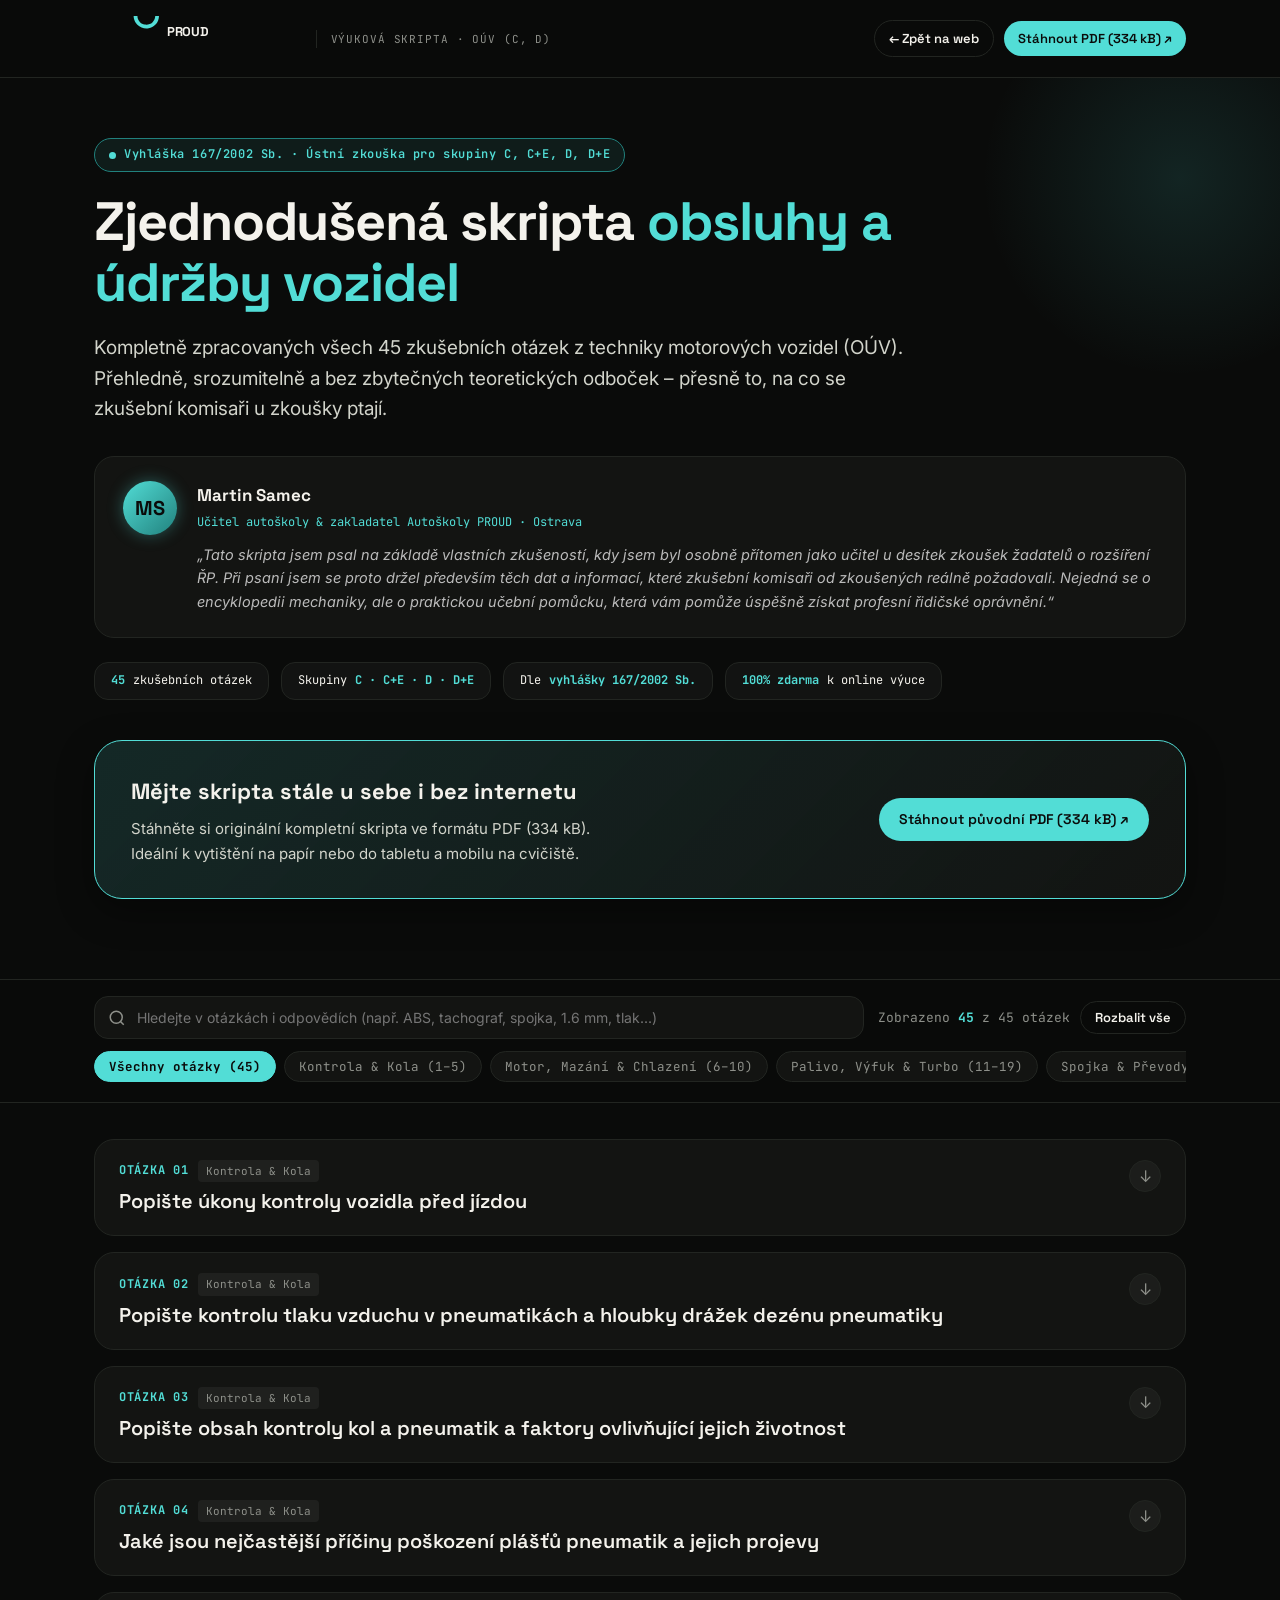
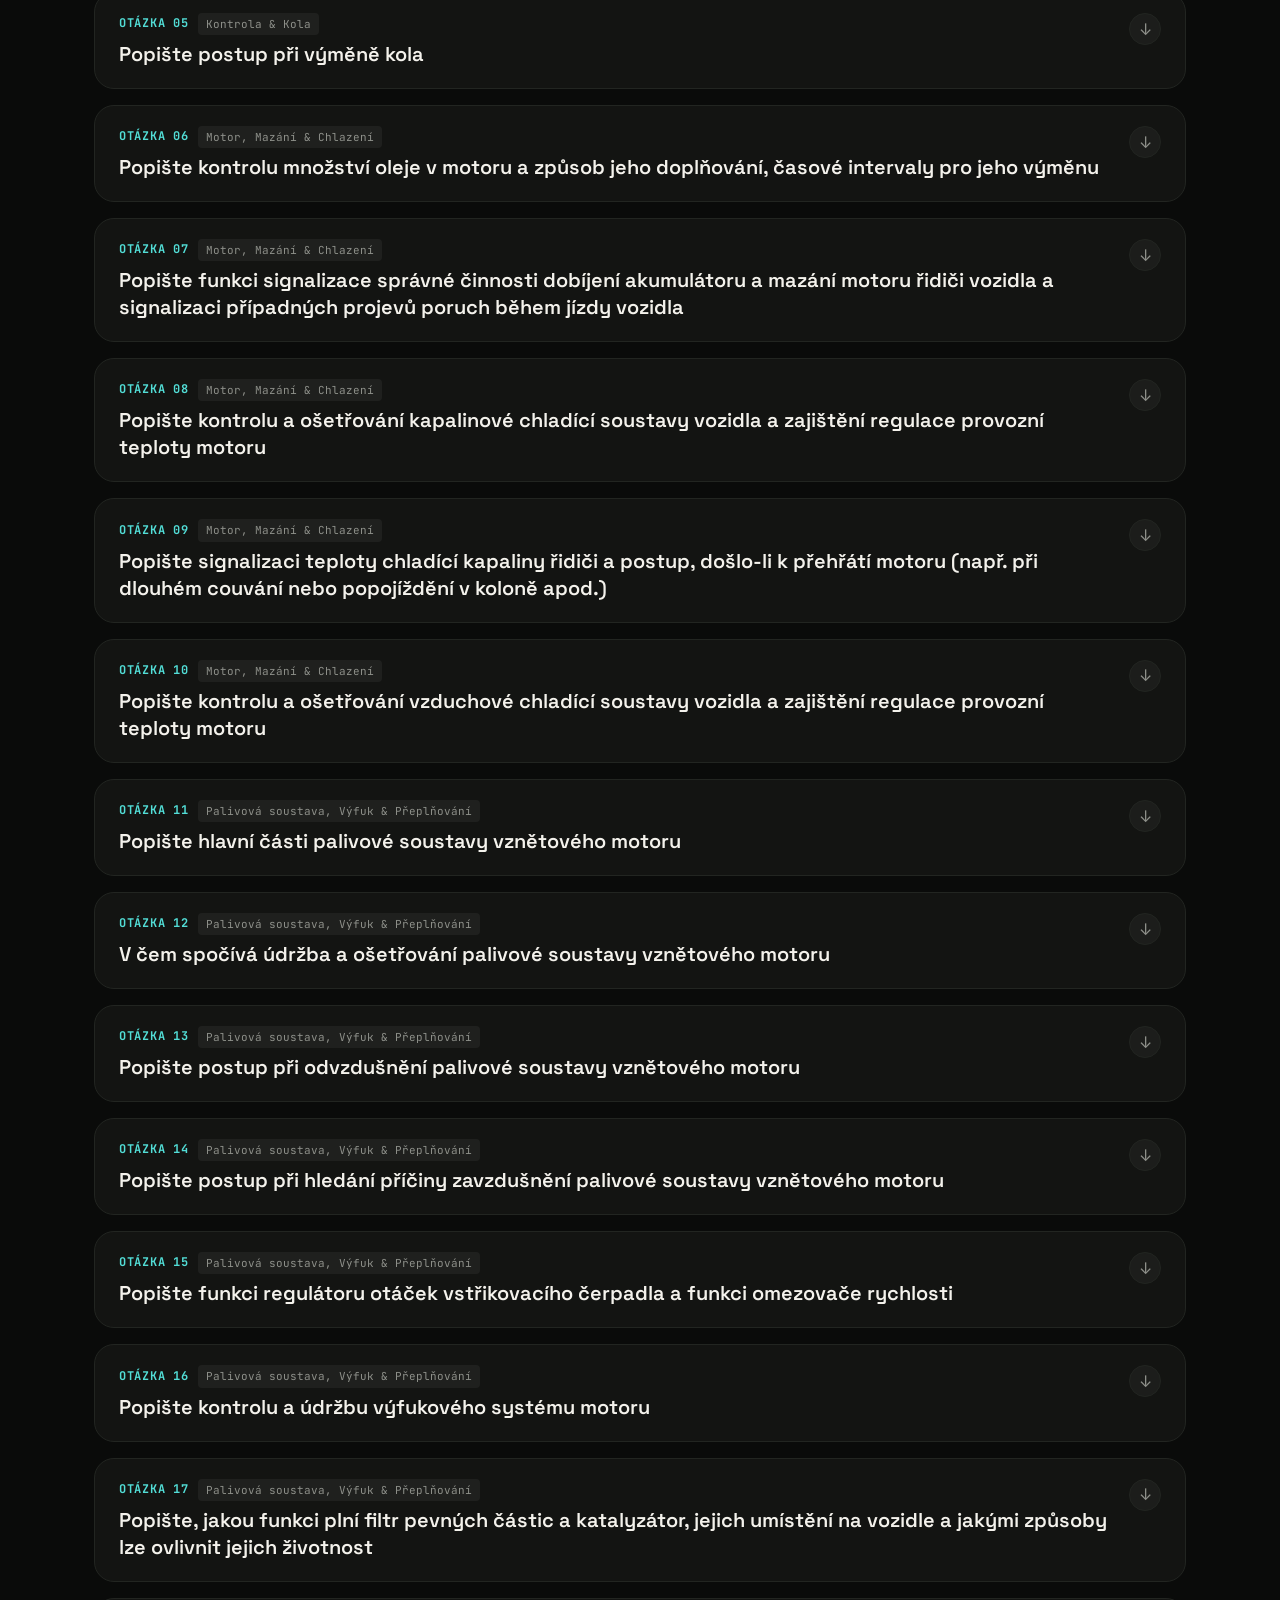
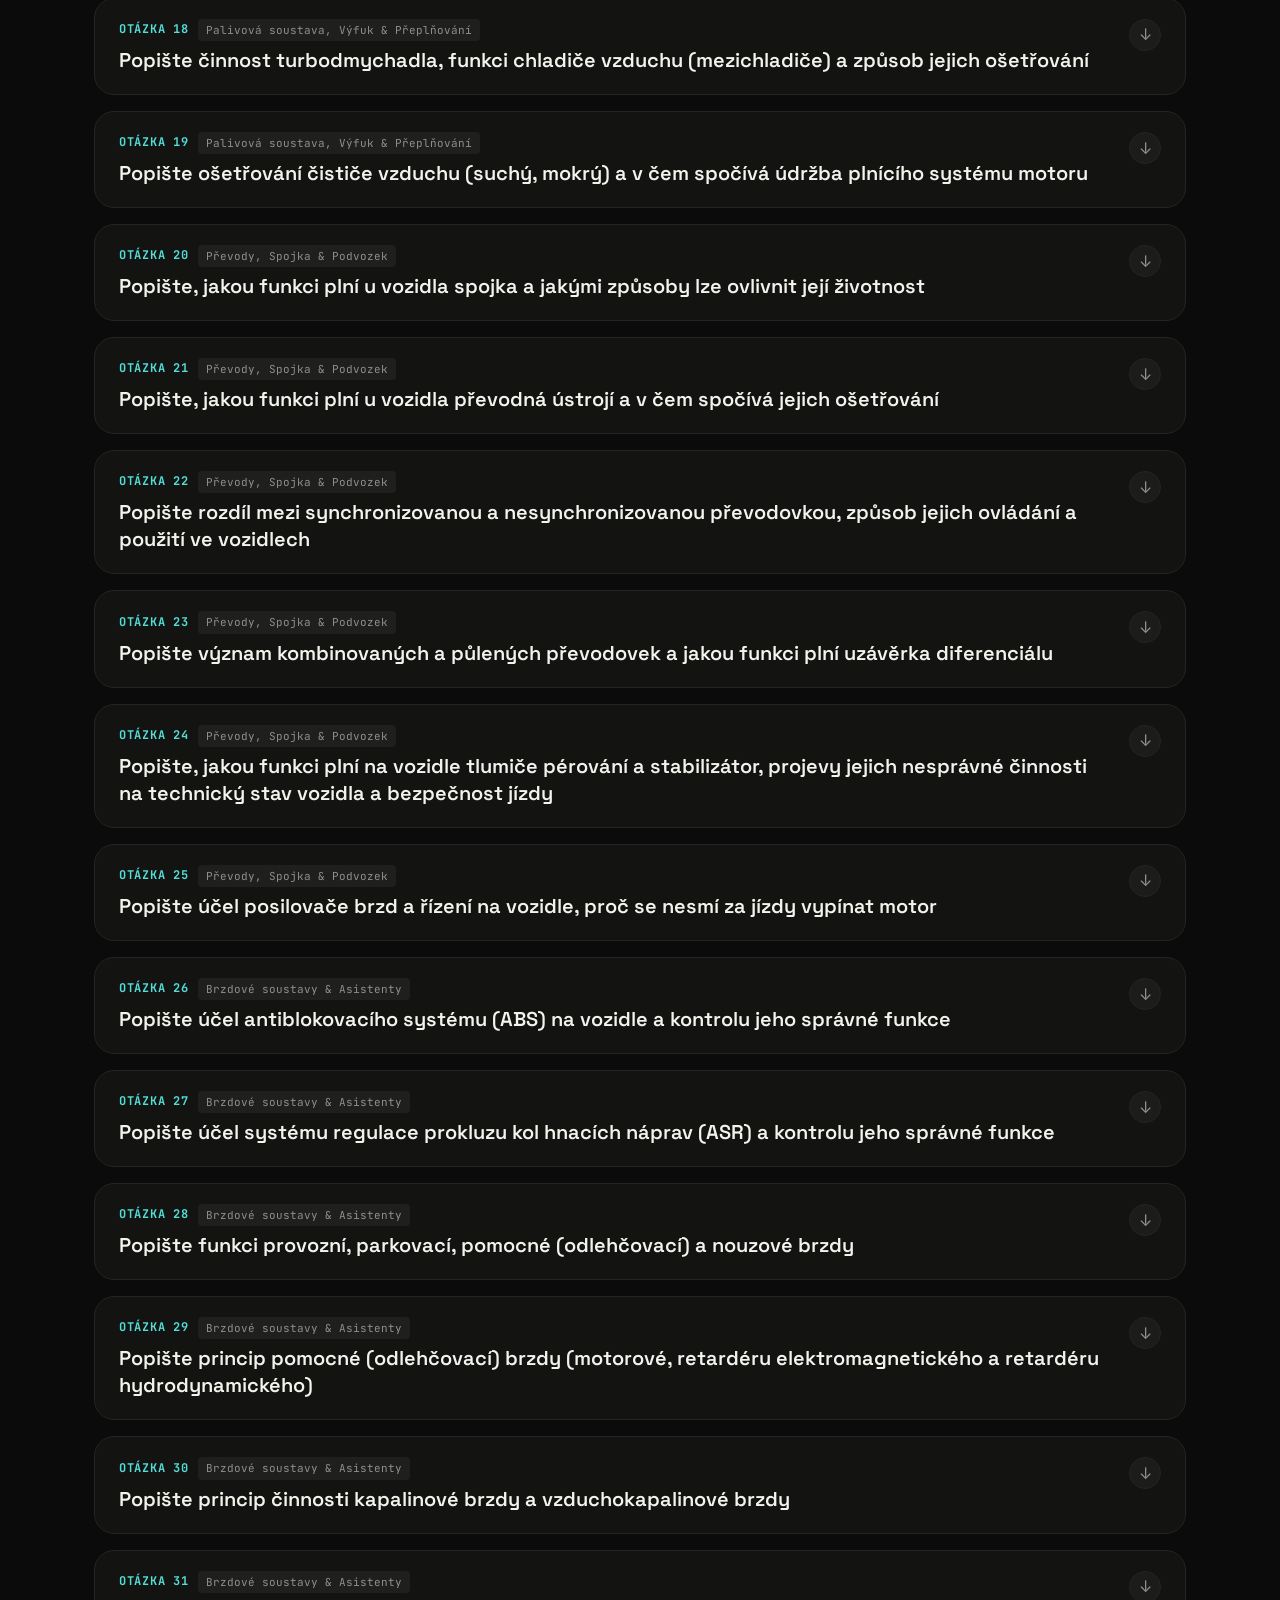
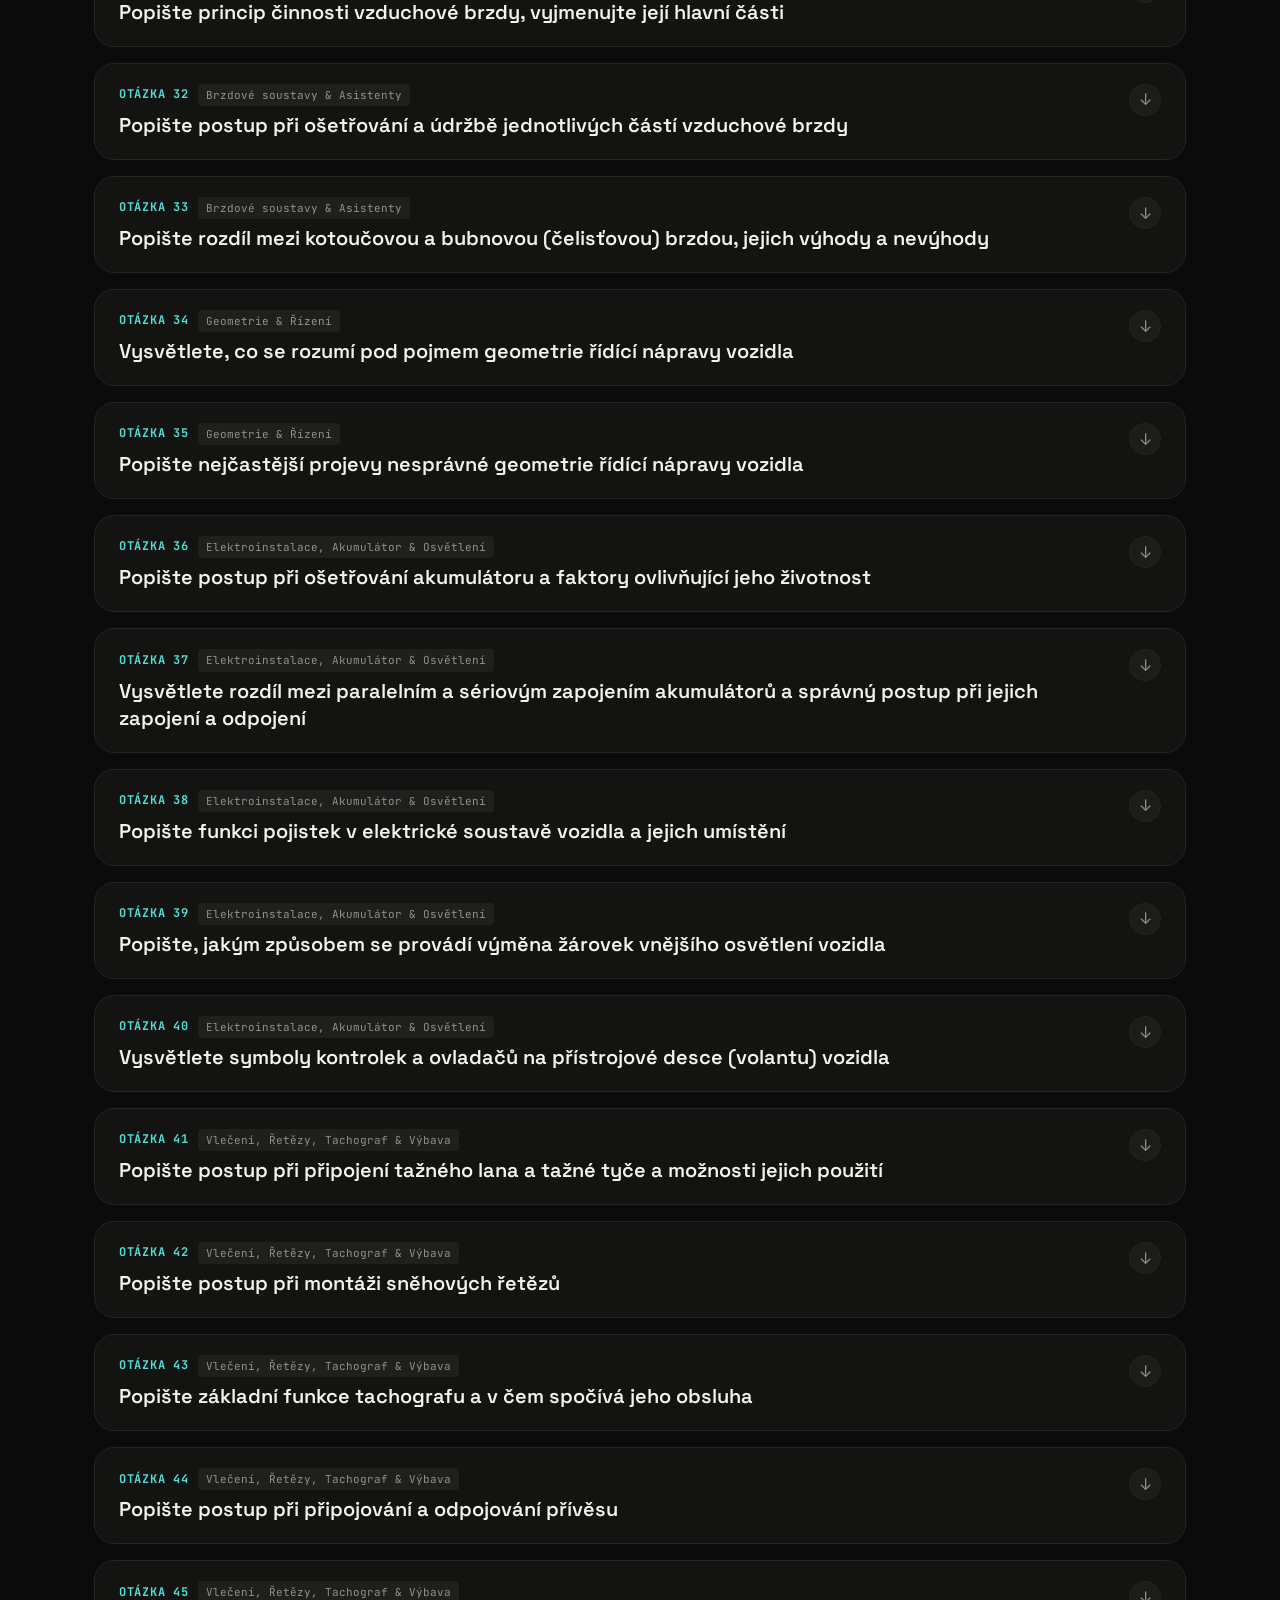
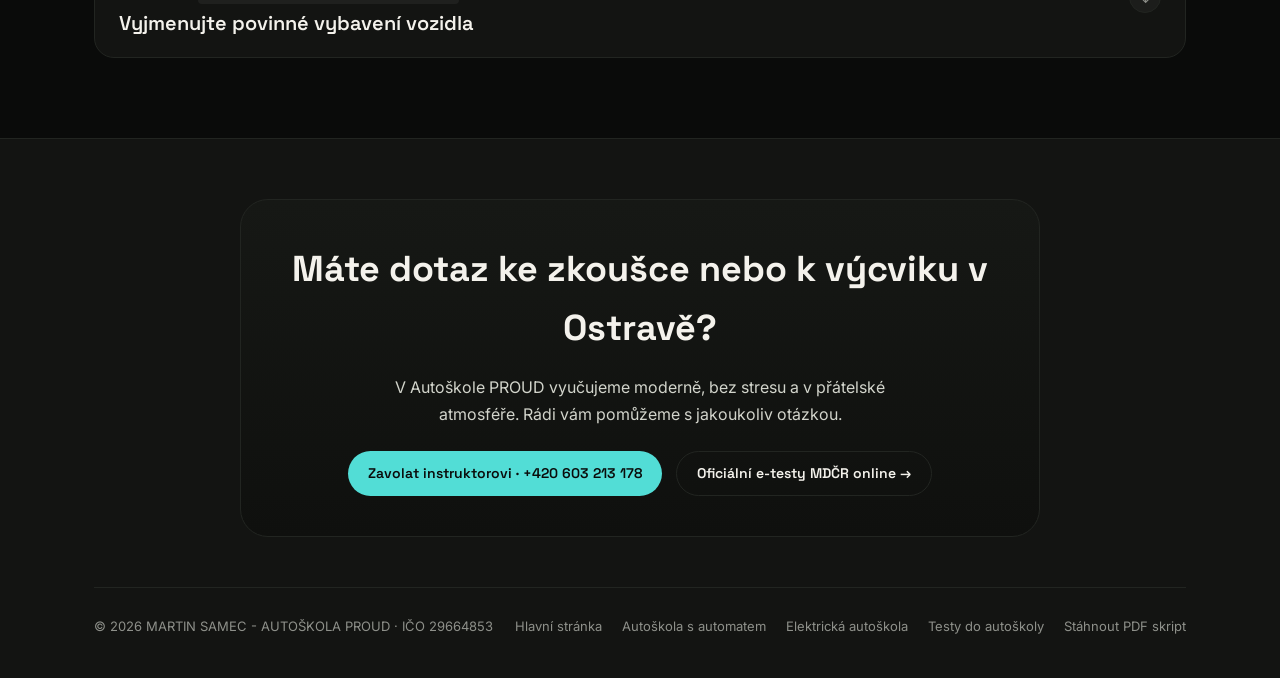
<file: skripta-obsluha-a-udrzba-vozidel.html>
<!doctype html>
<html lang="cs">
<head>
<meta charset="utf-8" />
<title>Zjednodušená skripta obsluhy a údržby vozidel (C, C+E, D, D+E) · Autoškola PROUD</title>
<meta name="viewport" content="width=device-width, initial-scale=1" />
<meta name="description" content="Kompletní otázky a odpovědi zkoušky Ovládání a údržba vozidla (OÚV dle vyhlášky 167/2002 Sb.) pro řidičské skupiny C, C+E, D a D+E. Napsal instruktor Martin Samec. Online výuka i PDF ke stažení zdarma." />
<meta name="keywords" content="skripta údržba vozidel, obsluha a údržba vozidel C D, otázky ústní zkouška řidičák C, technika C C+E D D+E, vyhláška 167/2002 Sb, zkušební komisař otázky údržba, Martin Samec skripta, autoškola proud" />
<link rel="canonical" href="https://autoskolaproud.cz/skripta-obsluha-a-udrzba-vozidel.html" />
<link rel="icon" type="image/svg+xml" href="/favicon.svg" />
<link rel="icon" type="image/png" sizes="32x32" href="/favicon-32x32.png" />
<link rel="icon" type="image/png" sizes="16x16" href="/favicon-16x16.png" />
<link rel="apple-touch-icon" sizes="180x180" href="/apple-touch-icon.png" />
<link rel="shortcut icon" href="/favicon.ico" />

<!-- Open Graph / Social -->
<meta property="og:type" content="article" />
<meta property="og:locale" content="cs_CZ" />
<meta property="og:site_name" content="Autoškola PROUD Ostrava" />
<meta property="og:title" content="Zjednodušená skripta obsluhy a údržby vozidel (C, C+E, D, D+E)" />
<meta property="og:description" content="Všech 45 otázek k ústní zkoušce z techniky a údržby vozidel dle vyhlášky 167/2002 Sb. od učitele autoškoly Martina Samce. Zdarma online i v PDF." />
<meta property="og:url" content="https://autoskolaproud.cz/skripta-obsluha-a-udrzba-vozidel.html" />
<meta property="og:image" content="https://autoskolaproud.cz/logo/SVG/LOGO.svg" />

<!-- Twitter -->
<meta name="twitter:card" content="summary_large_image" />
<meta name="twitter:title" content="Zjednodušená skripta obsluhy a údržby vozidel · Autoškola PROUD" />
<meta name="twitter:description" content="Kompletní otázky k ústní zkoušce z techniky C, C+E, D a D+E." />
<meta name="twitter:image" content="https://autoskolaproud.cz/logo/SVG/LOGO.svg" />

<!-- Google Analytics 4 (GA4) Tracking Script -->
<script async src="https://www.googletagmanager.com/gtag/js?id=G-QQK7QPSL2N"></script>
<script>
  window.dataLayer = window.dataLayer || [];
  function gtag(){dataLayer.push(arguments);}
  gtag('js', new Date());
  window.GA_MEASUREMENT_ID = 'G-QQK7QPSL2N';
  gtag('config', window.GA_MEASUREMENT_ID, { send_page_view: true });
</script>

<!-- Schema.org JSON-LD -->
<script type="application/ld+json">
{
  "@context": "https://schema.org",
  "@graph": [
    {
      "@type": "BreadcrumbList",
      "itemListElement": [
        {
          "@type": "ListItem",
          "position": 1,
          "name": "Domů",
          "item": "https://autoskolaproud.cz/"
        },
        {
          "@type": "ListItem",
          "position": 2,
          "name": "Skripta údržby vozidel",
          "item": "https://autoskolaproud.cz/skripta-obsluha-a-udrzba-vozidel.html"
        }
      ]
    },
    {
      "@type": "LearningResource",
      "name": "Zjednodušená skripta obsluhy a údržby vozidel pro skupiny C, C+E, D a D+E",
      "description": "Zpracované otázky pro ústní část státní zkoušky z Ovládání a údržby vozidla (OÚV dle vyhlášky 167/2002 Sb.) od učitele autoškoly Martina Samce.",
      "author": {
        "@type": "Person",
        "name": "Martin Samec",
        "jobTitle": "Instruktor autoškoly"
      },
      "publisher": {
        "@type": "Organization",
        "name": "Autoškola PROUD",
        "url": "https://autoskolaproud.cz/"
      },
      "learningResourceType": "Study Guide",
      "educationalLevel": "Profesní řidičský výcvik C, D"
    },
    {
      "@type": "FAQPage",
      "mainEntity": [
        {
          "@type": "Question",
          "name": "1. Popište úkony kontroly vozidla před jízdou",
          "acceptedAnswer": {
            "@type": "Answer",
            "text": "Před nastartováním zkontrolujeme hladinu motorového oleje, případně další kapaliny (informace o nich mohou být zobrazeny na přístrojové desce). Po nastartování rozsvítíme všechny světla včetně výstražných a provedeme celkovou kontrolu vozidla.\n\nV přední části zkontrolujeme:\n• osvětlení (potkávací světla, obrysová světla, dálková světla, mlhové světla, směrovky, horní obrysová světla) + přední LED panel,\n• celistvost čelního skla (ve stíratelné ploše může mít prasklina max. 20 mm velká, jinak je vozidlo technicky nezpůsobilé k jízdě),\n• stěrače, zda fungují a stírací lišta není zteřelá či připečená k čelnímu sklu,\n• zrcátka, jak vnitřní odrazovou plochu, tak jejich těleso, tzn. rameno a kryt, zda nejsou ohnuté, prasknuté apod.,\n• čitelnost RZ.\n\nNa bocích autobusu zkontrolujeme:\n• osvětlení (boční poziční světla),\n• zavřené a zamčené poklopy,\n• kola (viz otázka č. 2 a 3),\n• dveře, zda se otevírají a zda-li jsou gumové zárubně neporušené,\n• tlačítka dveří a nouzové otevírání dveří.\n\nV zadní části zkontrolujeme:\n• osvětlení (koncová světla, brzdová světla, mlhová světla, směrovky, parkovací světla, horní obrysová světla, osvětlení RZ),\n• čitelnost RZ včetně nálepky STK,\n• motorový prostor:\n  - kabeláž OK,\n  - nikde žádný únik kapalin či mazání,\n  - klínový řemen není popraskaný a neprokluzuje,\n  - filtr není viditelně poškozen.\n\nV interiéru zkontrolujeme:\n• uchycení sedaček, madel, opěradel apod.,\n• celistvost vnitřních skel,\n• zavřené a zamčené vnitřní poklopy,\n• kladívka a povinná výbava na svých místech.\n\nNa nákladním vozidle zkontrolujeme:\n• bočnice,\n• náklad (rozložení, uchycení), plachta a jistící lanko."
          }
        },
        {
          "@type": "Question",
          "name": "2. Popište kontrolu tlaku vzduchu v pneumatikách a hloubky drážek dezénu pneumatiky",
          "acceptedAnswer": {
            "@type": "Answer",
            "text": "Tlak v pneumatice měříme na studených, jízdou nezahřátých, pneumatikách pomocí tlakoměru. Správný tlak je dán výrobcem a bývá vyznačen nad kolem na rámu vozidla a je důležitý pro správný přenos sil mezi vozidlem a vozovkou.\n\nHloubku dezénu měříme po celé šířce běhounu pomocí hloubkoměru. Nemáme-li hloubkoměr, tak pomocí výlisků TWI v hlavních dezénových drážkách zjistíme sjetí pneumatiky na zákonem určené minimální hodnotě, což je:\n• 1,6 mm na letních pneumatikách,\n• 6 mm na všech hnacích nápravách na zimních pneumatikách (1,6 mm na ostatních nápravách).\n\nDezén na pneumatikách nám odvádí vodu, bláto apod. zpod pneumatik pryč a zajišťuje tak stálou přilnavost pneumatiky k vozovce."
          }
        },
        {
          "@type": "Question",
          "name": "3. Popište obsah kontroly kol a pneumatik a faktory ovlivňující jejich životnost",
          "acceptedAnswer": {
            "@type": "Answer",
            "text": "Při kontrole pneumatik krom tlaku a hloubky dezénu kontrolujeme na pneumatikách především vnější poškození, např. průřezy, vybouleniny (jízdou přes nerovnosti praskají kordy v pneumatice a stlačený vzduch se tak dere na povrch) či cizí tělesa – vše by mohlo vést k defektu. Na zadních kolech dále zkontrolujeme, zda-li se mezi koly dvojmontáže nenachází cizí těleso (kámen, šroub apod.), které by mohlo někoho zranit, případně poškodit vozidlo.\n\nPři kontrole disku sledujeme, zda-li disk není mechanicky poškozený či dokonce prasklý (vůz nedrží stopu, vibrace do volantu, hrozí riziko defektu a destrukce kola), dále zkontrolujeme přítomnost rzi, především kolem ráfku (hrozí samovolný únik vzduchu a pokles tlaku v pneumatice), rovněž provedeme kontrolu dotažení šroubů (např. pomocí indikátorů dotažení), vyvážení jednotlivých kol a přítomnosti poklice na šroubech na kolech přední nápravy.\n\nÚdaje na pneumatice, které bychom měli znát:\n• rozměr (šířka v mm / výška v % vůči šířce a R vnitřní průměr v palcích),\n• index nosnosti a rychlosti, maximální tlak v pneumatice,\n• označení letní / zimní pneumatika (M+S, 3PMSF),\n• směr rotace, dušová/bezdušová pneu, vnější/vnitřní strana,\n• datum výroby (např. DOT 4125 = vyrobena ve 41. týdnu roku 2025; i nepoužívaná pneumatika by neměla být starší než 10 let, používaná zhruba 6 let)."
          }
        },
        {
          "@type": "Question",
          "name": "4. Jaké jsou nejčastější příčiny poškození plášťů pneumatik a jejich projevy",
          "acceptedAnswer": {
            "@type": "Answer",
            "text": "Zanedbanou údržbou a předvýjezdní kontrolou můžeme způsobit:\n• poškozené tlumiče nebo špatná geometrie řízené nápravy vedou k nerovnoměrně sjeté pneumatice a horšímu ovládání vozidla,\n• špatně nahuštěné pneumatiky:\n  - u podhuštěné pneumatiky se více sjíždí její okraje, má vyšší valivý odpor, vozidlo má vyšší spotřebu paliva a hůře se ovládá (na silnici plave),\n  - u přehuštěné pneumatiky se více sjíždí střed, vozidlo má horší komfort jízdy, delší brzdnou dráhu a vyšší riziko smyku.\n\nŠpatnou jízdou můžeme způsobit:\n• agresivní styl jízdy (brzda–plyn) nadměrně opotřebovává pneumatiku,\n• přetížené vozidlo nadměrně a nerovnoměrně opotřebovává pneu,\n• špatné vedení vozidla (jízda přes obrubníky či výmoly) vede k poškození pneumatiky či přímo defektu.\n\nVnější vlivy, které řidič nemůže ovlivnit:\n• najetí na cizí ostrý předmět (defekt),\n• najetí do vylité chemikálie (např. olejové skvrny – ztráta přilnavosti),\n• dlouhodobé stání na přímém slunci a dešti může pneumatiku nenávratně deformovat."
          }
        },
        {
          "@type": "Question",
          "name": "5. Popište postup při výměně kola",
          "acceptedAnswer": {
            "@type": "Answer",
            "text": "1. Zvolíme místo vhodné pro zastavení:\n   Při defektu na řízené nápravě zastavíme okamžitě. Při defektu na zadní nápravě s dvojmontáží můžeme (v případě zachování celistvosti pneumatiky) dojet na nejbližší bezpečné místo.\n2. Vypneme motor a zajistíme vozidlo:\n   Zabrzdit parkovací brzdou, zapnout výstražná světla, obléct výstražnou vestu, umístit výstražný trojúhelník (50 m / 100 m na dálnici / před zatáčku) a zakládacími klíny zajistit kolo diagonálně vůči defektu.\n3. Výměna kola:\n   Umístíme váhově odpovídající zvedák do příslušného místa na podvozku (vyznačeno šipkou nebo výliskem na karoserii). Zvedneme vůz tak, aby se kolo ještě dotýkalo vozovky, a povolíme šrouby. Následně zvedneme vůz tak, aby bylo kolo ve vzduchu, vyšroubujeme šrouby, sundáme poškozené kolo, nasadíme rezervu a lehce dotáhneme šrouby. Spustíme vůz tak, aby se kolo lehce dotýkalo země, a dotáhneme šrouby do kříže. Následně vozidlo plně spustíme.\n4. Úklid a dokončení:\n   Uklidíme nářadí, trojúhelník a klíny, vypneme výstražná světla.\n5. Kontrola po ujetí:\n   Po ujetí nízkých desítek kilometrů zkontrolujeme dotažení šroubů momentovým klíčem."
          }
        },
        {
          "@type": "Question",
          "name": "6. Popište kontrolu množství oleje v motoru a způsob jeho doplňování, časové intervaly pro jeho výměnu",
          "acceptedAnswer": {
            "@type": "Answer",
            "text": "Motorový olej kontrolujeme pokud možno na rovině a vždy na studeném motoru (případně několik minut po vypnutí motoru, aby olej stekl) pomocí měrky tak, aby byla hladina oleje mezi ryskami minimum a maximum.\n\nZpůsob doplňování:\n• Pokud je nedostatek: postupně doléváme do plnicího hrdla typ oleje přesně určený výrobcem (syntetický / polosyntetický / minerální příslušné viskozity). Hlídáme, abychom olej nepřelili.\n• Pokud je nadbytek: musíme přebytek upustit výpustným šroubem na dně olejové vany (přelití může poškodit těsnění a katalyzátor/DPF).\n\nČasové intervaly pro výměnu:\nJelikož na sebe olej váže nečistoty a časem ztrácí viskozitu a mazací schopnosti, vyměňujeme jej podle pokynů výrobce vozidla – buď 1× ročně, nebo dle ujetých kilometrů (čím starší a namáhanější motor, tím častější výměna).\nS motorovým olejem vždy bez výjimky vyměňujeme i olejový filtr."
          }
        },
        {
          "@type": "Question",
          "name": "7. Popište funkci signalizace správné činnosti dobíjení akumulátoru a mazání motoru řidiči vozidla a signalizaci případných projevů poruch během jízdy vozidla",
          "acceptedAnswer": {
            "@type": "Answer",
            "text": "Po zapnutí zapalování a nastartování by měly příslušné kontrolky zhasnout, což značí správnou funkci dobíjení akumulátoru a mazání motoru. Pokud nezhasnou, nebo se rozsvítí během jízdy, jedná se o vážný problém:\n\n1. Svítí-li červená olejnička (porucha systému mazání / ztráta tlaku oleje):\n   Okamžitě vypneme motor, abychom zabránili zadření. Počkáme, až zchladne a olej steče do vany, a změříme hladinu oleje na měrce:\n   • při nedostatku olej dolijeme,\n   • pokud je hladina optimální a kontrolka svítí, je vadné olejové čerpadlo, čidlo tlaku nebo zanesený filtr – v tom případě je nutné vozidlo odstavit a zajistit odtah do servisu.\n\n2. Svítí-li červená baterie (porucha systému dobíjení):\n   Vypneme motor a zkontrolujeme:\n   • stav akumulátoru (na konci životnosti nedrží kapacitu),\n   • napnutí a celistvost klínového/drážkového řemene pohánějícího alternátor (prokluzující či prasklý řemen nenabíjí),\n   • jsou-li řemen i baterie v pořádku, je vadný alternátor nebo regulátor napětí – vyřešíme servisem.\n   Poznámka: V dálkových autobusech bývá tzv. pomocný alternátor (druhý rezervní), díky kterému lze obezřetně dojet."
          }
        },
        {
          "@type": "Question",
          "name": "8. Popište kontrolu a ošetřování kapalinové chladící soustavy vozidla a zajištění regulace provozní teploty motoru",
          "acceptedAnswer": {
            "@type": "Answer",
            "text": "Princip chlazení:\nTeplo vzniklé chodem motoru odebírá chladicí kapalina proudící v potrubí a kanálcích kolem válců.\n• Malý okruh: Dokud motor nedosáhne provozní teploty, proudí kapalina pouze kolem válců (rychlý ohřev).\n• Velký okruh: Při dosažení provozní teploty (cca 85–90 °C) se otevře termostat a horká kapalina proudí do chladiče, kde se ochlazuje náporem vzduchu z jízdy nebo ventilátorem za chladičem (u autobusů nazýván sahara). Vodní pumpa ji pak žene zpět k motoru.\n\nPři údržbě kapalinového chlazení kontrolujeme:\n• stav a hladinu chladicí kapaliny v expanzní nádobce (mezi ryskami MIN a MAX),\n• kontrolu bodu mrazu refraktometrem před zimním obdobím,\n• pravidelnou výměnu kapaliny (obvykle po 2 až 5 letech dle specifikace),\n• těsnost celé soustavy (hadice, spoje, spony, vodní pumpa),\n• čistotu a celistvost lamel chladiče (zbavit hmyzu a nečistot),\n• stav ventilátoru, funkčnost sepnutí a napnutí hnacího řemene."
          }
        },
        {
          "@type": "Question",
          "name": "9. Popište signalizaci teploty chladící kapaliny řidiči a postup, došlo-li k přehřátí motoru (např. při dlouhém couvání nebo popojíždění v koloně apod.)",
          "acceptedAnswer": {
            "@type": "Answer",
            "text": "Signalizace přehřátí:\nVysokou teplotu zjistíme na palubním počítači digitálně, ručičkou teploměru v červeném poli (100 °C+) nebo rozsvícením červené kontrolky teploměru s hladinkou, doprovázené nápisem STOP či zvukovým signálem.\n\nPostup při přehřátí:\n1. Ihned zapneme topení a ventilátor do kabiny na maximum (radiátor topení poslouží jako nouzový přídavný chladič).\n2. Vozidlo co nejrychleji bezpečně odstavíme (ideálně do stínu) a vypneme motor. Můžeme otevřít kapotu pro lepší odvod tepla.\n3. POZOR: Nikdy neotevíráme víčko expanzní nádobky u horkého motoru – hrozí opaření vařící kapalinou pod tlakem!\n4. Po vychladnutí zkontrolujeme expanzní nádobku:\n   • Prázdná nádobka = masivní únik kapaliny (např. prasklá hadice) -> řešíme odtahem do servisu.\n   • Mírný úbytek = drobný únik -> dolijeme chladicí kapalinu/destilovanou vodu, označíme hladinu a bedlivě sledujeme teplotu po cestě.\n   • Dostatek kapaliny = porucha cirkulace (zaseknutý termostat, nefunkční vodní pumpa nebo sepnutí ventilátoru) -> nechat zchladnout a při přetrvávajícím přehřívání zajistit servis."
          }
        },
        {
          "@type": "Question",
          "name": "10. Popište kontrolu a ošetřování vzduchové chladící soustavy vozidla a zajištění regulace provozní teploty motoru",
          "acceptedAnswer": {
            "@type": "Answer",
            "text": "Princip vzduchového chlazení:\nTeplo je odebíráno přímo proudem vzduchu, který je usměrňován oplechováním motoru a posílen chladicími žebry na válcích a hlavách motoru, která dramaticky zvyšují styčnou plochu.\nRegulaci teploty zajišťují žaluzie před motorem (uzavírají přívod vzduchu při studeném motoru) a ventilátor za motorem, schopný průtok vzduchu regulovat.\n\nÚdržba:\n• kontrola lopatek chladicího ventilátoru a správného napnutí řemene,\n• udržování chladicích žeber válců v absolutní čistotě – odstraňování prachu, listí, nánosů bláta a mastnoty (olejová vrstva na žebrech funguje jako tepelný izolant a motor se začne přehřívat).\n\nVýhody a nevýhody:\n• Výhody: Jednoduchá konstrukce bez hadic, chladiče, kapaliny a rizika zamrznutí.\n• Nevýhody: Hlučnější chod, větší rozměry a nerovnoměrné chlazení motoru (přední a zadní válce jsou chlazeny lépe než boční)."
          }
        },
        {
          "@type": "Question",
          "name": "11. Popište hlavní části palivové soustavy vznětového motoru",
          "acceptedAnswer": {
            "@type": "Answer",
            "text": "Hlavní části palivové soustavy vznětového (dieselového) motoru:\n1. Nádrž – slouží k bezpečnému uchování zásoby paliva.\n2. Palivové potrubí – vede palivo z nádrže k motoru.\n3. Dopravní (podávací) čerpadlo – zajišťuje nasávání paliva z nádrže a dopravu ke vstřikovacímu čerpadlu pod nízkým tlakem.\n4. Hrubý čistič paliva – bývá před podávacím čerpadlem; zachycuje velké nečistoty a vodu (často skleněná baňka se sítkem).\n5. Nízkotlaké potrubí – spojuje dopravní čerpadlo a jemný filtr.\n6. Jemný čistič (palivový filtr) – za podávacím čerpadlem; zachycuje mikroskopické nečistoty a vodu (kovový obal s filtrační vložkou).\n7. Vstřikovací čerpadlo / zásobník vysokého tlaku (Common Rail) – stlačuje palivo na extrémní tlak (až tisíce barů).\n8. Vysokotlaké potrubí – silnostěnné kovové trubky ke vstřikovačům.\n9. Vstřikovače (trysky) – na každém válci; rozprašují palivo do spalovacího prostoru pod vysokým tlakem v přesně načasovaný okamžik.\n10. Přepadové potrubí – odvádí přebytečné nespotřebované palivo zpět do nádrže."
          }
        },
        {
          "@type": "Question",
          "name": "12. V čem spočívá údržba a ošetřování palivové soustavy vznětového motoru",
          "acceptedAnswer": {
            "@type": "Answer",
            "text": "Kontrola a údržba prováděná řidičem:\n• Nádrž: kontrola upevnění pásů k rámu, kontrola těsnosti a případné koroze, pravidelné odkalování nádrže (odpuštění vody ze dna).\n• Podávací čerpadlo a potrubí: kontrola těsnosti spojů, kontrola uchycení k rámu/karoserii proti prodření vibracemi.\n• Čističe paliva: optická kontrola hrubého čističe (vyčištění sítka), dodržování intervalu výměny jemné vložky palivového filtru, pravidelné odkalování odlučovače vody.\n• Vstřikovací část: od vysokotlakého čerpadla dál řidič soustavu nerozebírá; poruchu pozná při jízdě (černý kouř, klepání, ztráta výkonu vinou vadných vstřikovačů).\n\nZásady prevence:\n• tankovat výhradně kvalitní certifikovanou naftu,\n• používat zimní aditiva proti tuhnutí parafínu při mrazech,\n• nejezdit s téměř prázdnou nádrží (kondenzace vody v nádrži, nasátí kalů ze dna, přehřívání čerpadla)."
          }
        },
        {
          "@type": "Question",
          "name": "13. Popište postup při odvzdušnění palivové soustavy vznětového motoru",
          "acceptedAnswer": {
            "@type": "Answer",
            "text": "Postup manuálního odvzdušnění (klasické soustavy):\n1. Nejprve odstraníme příčinu zavzdušnění (dotankujeme palivo, utáhneme netěsný spoj apod.).\n2. Povolíme odvzdušňovací šroub na jemném palivovém filtru. Pomocí ruční pumpy (umístěné u podávacího čerpadla) pumpujeme palivo tak dlouho, dokud kolem šroubu nevytéká čistá nafta bez vzduchových bublin a pěny. Šroub utáhneme.\n3. Povolíme odvzdušňovací šroub na vstřikovacím čerpadle a opět ruční pumpou pumpujeme, dokud neodchází pouze nezpěněná nafta. Šroub pevně utáhneme.\n4. Nyní je palivo ve vstřikovacím čerpadle a můžeme nastartovat motor.\n5. V případě nutnosti lze ještě mírně povolit převlečné matice vysokotlakého potrubí u vstřikovačů a protočit startérem, dokud nestříká nafta, poté dotáhnout.\n\nModerní systémy (např. Common Rail):\nJsou většinou vybaveny elektrickým podávacím čerpadlem v nádrži a odvzdušní se automaticky opakovaným zapnutím zapalování před startem."
          }
        },
        {
          "@type": "Question",
          "name": "14. Popište postup při hledání příčiny zavzdušnění palivové soustavy vznětového motoru",
          "acceptedAnswer": {
            "@type": "Answer",
            "text": "Nejčastější příčiny zavzdušnění:\n1. Vyjetá palivová nádrž:\n   • nepozornost nebo špatný odhad řidiče,\n   • vadný plovák v nádrži či chybný ukazatel stavu paliva na přístrojové desce.\n   Řešení: Dotankovat dostatečné množství paliva (u nákladních vozů min. 40–50 litrů) a soustavu odvzdušnit.\n2. Netěsnost v nízkotlaké části soustavy (nasává vzduch místo paliva):\n   • uvolněné spojky, zpuchřelé palivové hadice, vadné těsnění na palivovém filtru nebo prasklé potrubí.\n   Řešení: Kontrola spojů, dotažení, výměna poškozených hadiček či těsnění.\n3. Zanesená soustava (vzniká příliš velký podtlak a saje se vzduch):\n   • ucpaný sací koš v nádrži, zanesený hrubý čistič nebo zanesená vložka palivového filtru, v zimě parafín vysrážený v filtru.\n   Řešení: Vyčištění sacího koše a sítka, výměna palivového filtru, zahřátí a použití zimních aditiv."
          }
        },
        {
          "@type": "Question",
          "name": "15. Popište funkci regulátoru otáček vstřikovacího čerpadla a funkci omezovače rychlosti",
          "acceptedAnswer": {
            "@type": "Answer",
            "text": "Regulátor otáček vstřikovacího čerpadla (mechanický přístroj):\nPlní dvě základní ochranné funkce:\n1. Udržuje motor v chodu při volnoběhu (zabraňuje samovolnému zhasnutí motoru při puštění plynu).\n2. Zabraňuje přetočení motoru nad maximální povolené otáčky (omezí dodávku paliva a chrání motor před destrukcí).\nFunguje na principu odstředivé síly: rotující závaží na vačkové hřídeli se při vyšších otáčkách rozevírají a přes pákový mechanismus posouvají regulační tyč čerpadla, která omezuje dávku paliva.\n\nOmezovač rychlosti (elektronický systém):\nPracuje na elektronickém principu – přijímá signál o skutečné rychlosti vozidla z tachografu nebo snímačů ABS. Jakmile vozidlo dosáhne zákonného limitu, řídicí jednotka omezí vstřikování paliva, takže vozidlo nemůže dál zrychlovat.\n• Maximální rychlost nákladních vozidel (C): zpravidla 90 km/h.\n• Maximální rychlost autobusů (D): zpravidla 100 km/h.\nŘidiči je do nastavení omezovače rychlosti přísně zakázáno jakkoliv zasahovat."
          }
        },
        {
          "@type": "Question",
          "name": "16. Popište kontrolu a údržbu výfukového systému motoru",
          "acceptedAnswer": {
            "@type": "Answer",
            "text": "Hlavní části výfukového systému:\n• sběrné výfukové potrubí (odolná litinová slitina pro vysoké teploty),\n• turbodmychadlo (využívá kinetickou a tepelnou energii zplodin),\n• výfuková brzda (klapka vytvářející protitlak pro odlehčovací brzdění),\n• katalyzátor a filtr pevných částic DPF (čištění spalin),\n• lambda sondy a snímače NOx (měří složení výfukových plynů pro řídicí jednotku),\n• tlumič výfuku (tlumí hluk a vibrace spalin).\n\nKontrola a údržba:\n• vizuální kontrola koroze potrubí a tlumiče,\n• kontrola těsnosti spojů (očouzení, syčení spalin),\n• kontrola neporušenosti závěsů, silentbloků a spon výfuku k rámu vozidla (hrozí uvolnění a upadnutí výfuku na vozovku),\n• kontrola těsnosti přívodu kapaliny AdBlue a stavu kabeláže ke snímačům.\nVýfukovému systému prospívá tankování kvalitní nafty s aditivy a delší jízdy, kdy se výfuk prohřeje a odpaří se zkondenzovaná voda."
          }
        },
        {
          "@type": "Question",
          "name": "17. Popište, jakou funkci plní filtr pevných částic a katalyzátor, jejich umístění na vozidle a jakými způsoby lze ovlivnit jejich životnost",
          "acceptedAnswer": {
            "@type": "Answer",
            "text": "Oba komponenty slouží k čištění výfukových zplodin, každý však jiným způsobem:\n\n1. Filtr pevných částic (DPF / FAP) – mechanické čištění:\n   • Pórovitý keramický filtr s drobnými kanálky v nerezovém obalu, který zachytává saze a pevné částice.\n   • Když se filtr zaplní sazemi, probíhá regenerace (vypálení sazí na neškodný popílek) – vyžaduje jízdu vyšší stálou rychlostí (cca 2 000 ot/min po dobu 20–30 minut).\n   • Životnost prodloužíme kvalitním palivem, správným motorovým olejem Low SAPS a vyhýbáním se výhradně krátkým studeným trasám.\n\n2. Katalyzátor (SCR / oxidační katalyzátor) – chemické čištění:\n   • Keramická voštinová vložka potažená drahými kovy (platina, rhodium, palladium), která chemicky přeměňuje jedovaté plyny (CO, nespálené uhlovodíky, NOx) na neškodné plyny (CO₂, H₂O, N₂).\n   • U systému SCR se před katalyzátor vstřikuje činidlo AdBlue (vodný roztok močoviny), které v katalyzátoru redukuje škodlivé oxidy dusíku.\n   • Nutné doplňovat certifikované AdBlue a chránit systém před zamrznutím/krystalizací. Na konci životnosti se komponenty vyměňují."
          }
        },
        {
          "@type": "Question",
          "name": "18. Popište činnost turbodmychadla, funkci chladiče vzduchu (mezichladiče) a způsob jejich ošetřování",
          "acceptedAnswer": {
            "@type": "Answer",
            "text": "Činnost turbodmychadla:\nSkládá se z turbíny a dmychadla spojených společnou hřídelí. Výfukové plyny proudí na lopatky turbíny a roztočí ji na vysoké otáčky (až 150 000–200 000 ot/min). Společná hřídel roztočí dmychadlo, které nasává čerstvý vzduch z filtru a stlačuje jej do motoru.\n\nFunkce mezichladiče (intercooleru):\nStlačením se vzduch výrazně zahřívá (a tím klesá jeho hustota). Mezichladič vzduch ochladí, čímž se zmenší jeho objem a zvýší hustota kyslíku v daném objemu. Do válce se tak vejde více kyslíku pro spálení větší dávky paliva, což podstatně zvyšuje výkon a točivý moment motoru.\n\nZásady ošetřování a jízdy s turbem:\n• Turbodmychadlo je mazáno a chlazeno motorovým olejem.\n• Po velké zátěži (jízda po dálnici, jízda do stoupání s nákladem) NIKDY nevypínáme motor okamžitě! Necháme motor běžet na volnoběh 1 až 2 minuty, aby se turbo dochladilo. Při okamžitém vypnutí motoru ustane oběh oleje a olej se na horké hřídeli připálí (zakarbonuje ložisko).\n• Pravidelně měnit motorový olej a vzduchový filtr."
          }
        },
        {
          "@type": "Question",
          "name": "19. Popište ošetřování čističe vzduchu (suchý, mokrý) a v čem spočívá údržba plnícího systému motoru",
          "acceptedAnswer": {
            "@type": "Answer",
            "text": "Účel: Vzduch nasávaný do motoru musí být dokonale zbaven prachu a nečistot, které by jinak působily jako brusná pasta a zničily stěny válců a pístní kroužky.\n\n1. Suchý čistič vzduchu (dnes nejběžnější):\n   • Tvořen plastovým pouzdrem s odstředivým předčističem a hlavní papírovou skládanou filtrační vložkou v kovové kleci.\n   • Údržba: Vložku vyjmeme a profoukneme stlačeným vzduchem zevnitř ven (max. tlak 2 bary). Pokud je vložka mastná, zanesená sazemi, poškozená nebo dosáhla servisního intervalu, vyměníme ji za novou.\n\n2. Mokrý (olejový) čistič vzduchu:\n   • Vzduch vstupuje trubicí ke dnu nádoby s olejovou lázní, kde se prudce otáčí. Hrubé nečistoty se zachytí v oleji na dně, jemné nečistoty v drátěném sítku nahoře.\n   • Údržba: Odepnout spony, vylít starý znečištěný olej, vyprat nádobu i drátěné sítko v odmašťovači, nalít nový motorový olej přesně po rysku a pouzdro složit.\n\nÚdržba plnicího systému:\nKontrola těsnosti hadic za filtrem a mezichladičem – jakákoliv netěsnost znamená nasávání nefiltrovaného vzduchu do motoru či únik plnicího tlaku turba."
          }
        },
        {
          "@type": "Question",
          "name": "20. Popište, jakou funkci plní u vozidla spojka a jakými způsoby lze ovlivnit její životnost",
          "acceptedAnswer": {
            "@type": "Answer",
            "text": "Funkce spojky:\nSpojka je třecí ústrojí umístěné mezi motorem a převodovkou. Umožňuje:\n1. Krátkodobé přerušení přenosu točivého momentu z motoru na převodovku (pro řazení rychlostních stupňů a zastavení).\n2. Plynulý záběr a přenos točivého momentu při rozjezdu vozidla.\n3. Ochranu hnacího ústrojí před rázovým přetížením.\n\nPři sešlápnutí pedálu se spojková lamela oddálí od setrvačníku, při pouštění pedálu se na něj přitlačuje přítlačným talířem.\n\nJak ovlivnit životnost spojky:\n• nestát zbytečně na spojkovém pedálu (např. při čekání na křižovatce řadit neutrál),\n• nenechávat nohu položenou na pedálu spojky za jízdy (hrozí prokluz a obrušování ložiska),\n• rozjíždět se s citem a nepřetáčet motor při rozjezdu,\n• nepoužívat spojku k udržování vozidla ve svahu (použít provozní nebo parkovací brzdu).\nProjev opotřebení: Spojka začne prokluzovat (otáčky motoru rostou, ale vozidlo nezrychluje) a zabírá až v horní poloze pedálu – nutná výměna."
          }
        },
        {
          "@type": "Question",
          "name": "21. Popište, jakou funkci plní u vozidla převodná ústrojí a v čem spočívá jejich ošetřování",
          "acceptedAnswer": {
            "@type": "Answer",
            "text": "Účel: Převést točivý moment z motoru na hnací kola, měnit jeho velikost a smysl otáčení.\n\nHlavní části převodného ústrojí:\n1. Převodovka – soustava ozubených kol v olejové lázni; umožňuje řazením měnit převodový poměr a optimalizovat otáčky motoru vůči rychlosti vozidla, umožňuje neutrál a zpětný chod.\n2. Rozdělovací převodovka – u vozidel s pohonem více náprav (4x4, 6x6) dělí točivý moment na přední a zadní nápravy, případně nabízí terénní redukci.\n3. Spojovací (kardanový) hřídel – přenáší točivý moment z převodovky na rozvodovku; křížové klouby a drážkové posuvné uložení vyrovnávají vzájemný pohyb nápravy vůči rámu.\n4. Rozvodovka (stálý převod) – převádí točivý moment v pravém úhlu (o 90°) na poloosy kol a zvyšuje točivý moment stálým převodem (pastorek a talířové kolo).\n5. Diferenciál – umožňuje, aby se v zatáčce vnější kolo točilo rychleji než vnitřní bez smýkání pneumatik.\n\nOšetřování:\n• kontrola těsnosti skříní převodovky, rozvodovky a diferenciálu (úniky oleje),\n• pravidelná kontrola hladiny a výměna převodového oleje,\n• mazání křížových kardanových čepů tukem pomocí mazacího lisu (u maznic)."
          }
        },
        {
          "@type": "Question",
          "name": "22. Popište rozdíl mezi synchronizovanou a nesynchronizovanou převodovkou, způsob jejich ovládání a použití ve vozidlech",
          "acceptedAnswer": {
            "@type": "Answer",
            "text": "Synchronizovaná převodovka:\nObsahuje synchronizační spojky s třecími kužely, které před samotným zařazením ozubených kol mechanicky srovnají obvodové rychlosti kol na hřídeli.\n• Ovládání: Řadí se jednoduše s jedním sešlápnutím spojky jako u běžného osobního auta.\n• Použití: Všechna moderní užitková vozidla, autobusy i osobní auta.\n\nNesynchronizovaná převodovka:\nNemá synchrony, ozubená kola se řadí napřímo. Řidič musí obvodové rychlosti vyrovnat sám prací se spojkou a plynem:\n• Řazení nahoru (dvojí vyšlápnutí spojky):\n  1. Sešlápnout spojku a vyřadit na neutrál.\n  2. Pustit spojku (otáčky předlohy poklesnou).\n  3. Znovu sešlápnout spojku a zařadit vyšší stupeň, plynule pustit spojku a přidat plyn.\n• Podřazování (dvojí vyšlápnutí spojky s MEZIPLYNEM):\n  1. Sešlápnout spojku a vyřadit na neutrál, pustit spojku.\n  2. Krátce a rázně sešlápnout plynový pedál (meziplyn – roztočí předlohovou hřídel).\n  3. Sešlápnout spojku a zařadit nižší rychlostní stupeň, pustit spojku.\n• Použití: Historická vozidla, vojenská technika (Praga V3S) či některé specifické americké tahače."
          }
        },
        {
          "@type": "Question",
          "name": "23. Popište význam kombinovaných a půlených převodovek a jakou funkci plní uzávěrka diferenciálu",
          "acceptedAnswer": {
            "@type": "Answer",
            "text": "Kombinovaná převodovka (řady / Range):\nK základní 4stupňové převodovce je připojena přídavná dvoustupňová planetová převodovka:\n• Malá řada (želva): stupně 1, 2, 3, 4 – pro rozjezd, pomalou jízdu a manévrování.\n• Velká řada (zajíc): stupně 5, 6, 7, 8 – pro běžnou silniční jízdu.\nPřepíná se přepínačem na řadicí páce nebo proklepnutím páky v neutrálu.\n\nPůlené převody (Splitter):\nPředřazený převod, který každý rychlostní stupeň rozdělí na „půlku“ (např. 1 malá, 1 velká, 2 malá, 2 velká... celkem až 16 převodů). Umožňuje udržet motor v optimálním pásmu otáček při jízdě s těžkým nákladem v kopcovitém terénu (např. odvoz dřeva z lesa).\n\nUzávěrka diferenciálu:\nZa normálních okolností diferenciál pošle veškerý točivý moment na kolo s nejmenším odporem (které prokluzuje na ledě či v blátě).\n• Sepnutím uzávěrky (spínačem na palubní desce) mechanicky spojíme obě poloosy dohromady (50 % : 50 %).\n• Obě kola se otáčí stejnou rychlostí a vozidlo vyjede ze špatného terénu.\n• DŮLEŽITÉ: Používat pouze při přímé jízdě na nezpevněném povrchu! Na asfaltu nebo v zatáčce se nesmí používat (hrozí poškození nápravy a neovladatelnost). Po vyjetí ihned vypnout!"
          }
        },
        {
          "@type": "Question",
          "name": "24. Popište, jakou funkci plní na vozidle tlumiče pérování a stabilizátor, projevy jejich nesprávné činnosti na technický stav vozidla a bezpečnost jízdy",
          "acceptedAnswer": {
            "@type": "Answer",
            "text": "Tlumiče pérování:\nZajišťují:\n1. Tlumení kmitů pružin po přejetí nerovnosti (zabraňují rozkmitání karoserie).\n2. Neustálý a stabilní kontakt kol s povrchem vozovky.\nV teleskopickém kapalinovém tlumiči proudí olej přes ventily – tlumič se stlačí rychle, ale roztahuje pomalu.\n• Porucha / opotřebení: Únik oleje z tlumiče, prasklé uchycení.\n• Projevy: Kolo na nerovnostech odskakuje, prodlužuje se brzdná dráha, vozidlo plave v zatáčkách, pneumatika se sjíždí nepravidelně do plošek (mnohoúhelníku).\n\nPříčný stabilizátor:\nOcelová zkrutná (torzní) tyč ve tvaru písmene U spojující ramena levého a pravého kola přes pryžové silentbloky k rámu.\n• Funkce: Při průjezdu zatáčkou se vozidlo naklání a vnější kolo je stlačováno k rámu. Zkrutem stabilizátoru je vnitřní kolo přitlačováno zpět k vozovce. Tím se omezuje náklon karoserie a dramaticky klesá riziko převrácení a smyku.\n• Porucha: Vymlácené uložení v silentblocích, prasklá tyč stabilizátoru.\n• Projevy: Klepání z podvozku na nerovnostech, velké náklony a nestabilita v zatáčkách."
          }
        },
        {
          "@type": "Question",
          "name": "25. Popište účel posilovače brzd a řízení na vozidle, proč se nesmí za jízdy vypínat motor",
          "acceptedAnswer": {
            "@type": "Answer",
            "text": "Účel:\nVozidla o hmotnosti desítek tun vyžadují k ovládání obrovskou sílu, kterou člověk fyzicky nemá. Posilovače násobí sílu vyvinutou řidičem tak, aby ovládání vozidla bylo plynulé a bezpečné.\n\nProč se za jízdy nesmí vypínat motor:\nPři vypnutí motoru okamžitě přestane fungovat zdroj energie pro posilovače (čerpadlo oleje, vakuová pumpa, kompresor). Řidič by musel vyvinout obrovskou fyzickou sílu nejen pro zatočení či zabrzdění, ale navíc musí přetlačit odpor samotného nefunkčního posilovače! Navíc hrozí zamknutí volantu volantovým zámkem.\n\nTypy posilovačů brzd:\n1. Podtlakový: Využívá podtlak od sání motoru nebo vakuové pumpy.\n2. Hydraulický / pneumatický: Využívá tlak oleje nebo stlačeného vzduchu působící na píst.\n\nTypy posilovačů řízení:\n1. Hydraulický: Tlak oleje z čerpadla poháněného motorem tlačí na píst řízení vlevo nebo vpravo podle natočení volantu.\n2. Elektromechanický: Elektromotor přímo pomáhá otáčet hřídelí či hřebenem řízení."
          }
        },
        {
          "@type": "Question",
          "name": "26. Popište účel antiblokovacího systému (ABS) na vozidle a kontrolu jeho správné funkce",
          "acceptedAnswer": {
            "@type": "Answer",
            "text": "Účel systému ABS:\nZabránit zablokování kol při intenzivním brzdění nebo na kluzkém povrchu.\n• Kolo, které se netočí (je zablokované ve smyku), nepřenáší žádné boční vodicí síly – vozidlo se stává zcela neovladatelným a nelze s ním zatočit.\n• Řídicí jednotka ABS snímá otáčky každého kola. Jakmile hrozí zablokování, modulátor na zlomky vteřiny sníží tlak v brzdě daného kola a znovu jej natlakuje (až desítky cyklů za sekundu).\n• Výsledek: Vozidlo zůstává plně řiditelné i při plném sešlápnutí brzdy na ledu či mokru.\n\nKontrola správné funkce:\nPo zapnutí zapalování se rozsvítí žlutá kontrolka ABS. Po nastartování a rozjezdu (cca nad 5–10 km/h) musí zhasnout. Pokud kontrolka svítí trvale za jízdy, systém ABS je vyřazen z funkce (brzdy fungují standardně bez antiblokování).\n\nPravidlo pro jízdní soupravu (vozidlo + přívěs):\nSmí se jet v případě:\n• funkční ABS na autě i přívěsu,\n• nefunkční ABS na autě i přívěsu,\n• nefunkční ABS na autě a funkční na přívěsu.\nNIKDY se nesmí jet, pokud má tažné vozidlo funkční ABS, ale přívěs má ABS nefunkční! Přívěs by šel do smyku a došlo by k okamžitému zalomení soupravy (efekt zavíracího nože)."
          }
        },
        {
          "@type": "Question",
          "name": "27. Popište účel systému regulace prokluzu kol hnacích náprav (ASR) a kontrolu jeho správné funkce",
          "acceptedAnswer": {
            "@type": "Answer",
            "text": "Účel systému ASR (protiprokluzový systém):\nZabraňuje protáčení hnacích kol při rozjezdu a akceleraci na kluzkém povrchu (sníh, led, bláto, mokrá dlažba).\nJakmile čidla zaznamenají, že jedno nebo obě hnací kola se točí rychleji než nehnaná kola:\n1. Přibrzdí prokluzující kolo pomocí brzdové soustavy (funguje jako elektronická náhrada uzávěrky diferenciálu).\n2. Elektronicky sníží výkon motoru (ubere plyn) bez ohledu na polohu plynového pedálu.\n\nČinnost a kontrola:\nPři zásahu ASR bliká žlutá kontrolka na přístrojovém štítu. Trvalé svícení značí poruchu nebo manuální vypnutí spínačem.\nPoznámka: Má-li řidič mechanicky zapnutou uzávěrku diferenciálu, systém ASR se automaticky deaktivuje.\n\nModerní komplexní systémy:\nDnes se ABS a ASR sdružují do systémů:\n• ESP (elektronický stabilizační program) u osobních aut,\n• EBS (elektronický brzdový systém) u nákladních vozů a autobusů."
          }
        },
        {
          "@type": "Question",
          "name": "28. Popište funkci provozní, parkovací, pomocné (odlehčovací) a nouzové brzdy",
          "acceptedAnswer": {
            "@type": "Answer",
            "text": "Čtyři základní brzdové soustavy vozidla:\n\n1. Provozní brzda:\n   • Ovládána nožním brzdovým pedálem. Působí na všechna kola vozidla.\n   • Slouží ke zpomalení a bezpečnému zastavení vozidla za všech provozních podmínek.\n   • U těžkých vozidel je ovládána stlačeným vzduchem (pneumaticky).\n\n2. Parkovací brzda (stání):\n   • Ovládána ruční pákou nebo přepínačem u přístrojové desky.\n   • Slouží k zajištění stojícího vozidla proti samovolnému rozjetí (i v nepřítomnosti řidiče).\n   • U vzduchových brzd působí mechanická síla silných pružin v pružinových brzdových válcích na zadní nápravě.\n\n3. Pomocná (odlehčovací) brzda:\n   • Ovládána páčkou pod volantem nebo spínačem.\n   • Slouží k dlouhodobému brzdění vozidla (např. při klesání z táhlých svahů), aniž by docházelo k opotřebení a přehřívání kolových brzd.\n   • Zahrnuje motorovou brzdu a retardéry (hydrodynamické nebo elektromagnetické).\n\n4. Nouzová brzda:\n   • Není to samostatný pedál, ale schopnost vozidla nouzově zastavit při poruše provozní brzdy (např. využitím neporušeného druhého okruhu brzd, odstupňovaným použitím parkovací brzdy nebo pomocných brzd)."
          }
        },
        {
          "@type": "Question",
          "name": "29. Popište princip pomocné (odlehčovací) brzdy (motorové, retardéru elektromagnetického a retardéru hydrodynamického)",
          "acceptedAnswer": {
            "@type": "Answer",
            "text": "Brzdění motorem (pouhé sundání nohy z plynu) u těžkých vozidel nad 3,5 tuny nestačí. Proto se používají specializované odlehčovací brzdy:\n\n1. Motorové brzdy:\n   • Výfuková brzda: Klapka v hlavním výfukovém potrubí se přivře a vytvoří protitlak proti pístům motoru. Motor je zplodinami přidušován a klade odpor. Pozor na náledí a mokro – může zablokovat kola!\n   • Kompresní motorová brzda (např. Jake Brake): V horní úvrati komprese otevře výfukový ventil a upustí stlačený vzduch. Píst tak není při expanzi tlačen dolů a motor vozidlo intenzivně brzdí.\n\n2. Retardéry (umístěny na hnacím traktu mezi převodovkou a kardanem):\n   • Hydrodynamický retardér (Intarder / Retarder):\n     Skládá se z rotoru (spojen s kardanem) a statoru (pevný). Při sepnutí se mezi lopatky napumpuje olej. Třením oleje o lopatky vzniká obrovský odpor, který zpomaluje hřídel. Vzniklé teplo je odváděno do chladicího okruhu motoru.\n   • Elektromagnetický retardér (Telma):\n     Kovový kotouč (rotor) se otáčí mezi elektromagnetickými cívkami (stator). Při zapnutí cívky vytvoří magnetické pole, které v kotouči indukuje vířivé proudy. Ty vytvářejí protipůsobící brzdnou sílu. Teplo se chladí vzduchem."
          }
        },
        {
          "@type": "Question",
          "name": "30. Popište princip činnosti kapalinové brzdy a vzduchokapalinové brzdy",
          "acceptedAnswer": {
            "@type": "Answer",
            "text": "Kapalinová (hydraulická) brzda:\nVyužívá nestlačitelnosti kapaliny (Pascalův zákon).\n• Sešlápnutím pedálu tlačí píst v hlavním brzdovém válci na brzdovou kapalinu. Ta je vysokotlakými hadicemi vytlačována do brzdových válečků u kol. Válečky u kol mají větší průměr, čímž se síla znásobí a přitlačí destičky na kotouč (nebo čelisti na buben).\n• Výhody: Okamžitá odezva, rovnoměrný tlak, kompaktnost. Běžné u osobních automobilů.\n• Údržba: Výměna brzdové kapaliny každé 2 roky (kapalina je hygroskopická, pohlcuje vodu, která snižuje bod varu a hrozí selhání brzd parními bublinami).\n\nVzduchokapalinová (pneumaticko-hydraulická) brzda:\nKombinovaný systém:\n• Řidič sešlápne pedál, kterým ovládá stlačený vzduch. Tento vzduch tlačí na převodní pneumaticko-hydraulický válec, který následně vyvíjí vysoký tlak v brzdové kapalině u kol.\n• Používala se u středně těžkých užitkových vozidel (např. Avia). Dnes byla nahrazena čistě vzduchovými brzdami."
          }
        },
        {
          "@type": "Question",
          "name": "31. Popište princip činnosti vzduchové brzdy, vyjmenujte její hlavní části",
          "acceptedAnswer": {
            "@type": "Answer",
            "text": "Vzduchová (pneumatická) brzda je standardem pro nákladní vozidla a autobusy:\n\nHlavní části:\n1. Kompresor – poháněn motorem, stlačuje vzduch na provozní tlak (cca 8–12 barů).\n2. Regulátor tlaku s odlehčovacím ventilem – udržuje tlak a chrání před přetlakováním.\n3. Vysoušeč vzduchu – pohlcuje vlhkost granulátem, brání zamrznutí soustavy v zimě.\n4. Čtyřokruhový jisticí ventil – dělí vzduch do nezávislých okruhů (přední náprava, zadní náprava, parkovací brzda, přívěs/příslušenství) a při poruše jednoho okruhu udrží tlak v ostatních.\n5. Vzduchojemy – tlakové nádoby pro zásobu stlačeného vzduchu.\n6. Brzdový pedálový ventil – dávkuje vzduch do kolových válců.\n7. Brzdové válce (membránové pro provozní brzdu, kombinované pružinové pro parkovací brzdu).\n8. Zátěžový regulátor – upravuje brzdný účinek zadní nápravy podle zatížení vozidla.\n\nPrincip činnosti:\n• Odbrzdění parkovací brzdy: Stlačený vzduch je vpuštěn do pružinového válce, kde přetlačí silnou pružinu -> vozidlo se může rozjet. Při ztrátě tlaku vzduchu silná pružina vozidlo automaticky zablokuje a zastaví!\n• Provozní brzdění: Sešlápnutím pedálu pustíme stlačený vzduch k membránám brzdových válců, které přes klíče či třmeny přitlačí obložení na kotouče/bubny."
          }
        },
        {
          "@type": "Question",
          "name": "32. Popište postup při ošetřování a údržbě jednotlivých částí vzduchové brzdy",
          "acceptedAnswer": {
            "@type": "Answer",
            "text": "Údržba a kontrola řidičem:\n1. Kompresor: Kontrola upevnění, kontrola pohonu (napnutí řemene), kontrola těsnosti olejového mazání a vzduchového vedení.\n2. Vysoušeč vzduchu: Pravidelná výměna vysoušecí patrony (podle pokynů výrobce, minimálně 1× ročně před zimou).\n3. Vzduchojemy: Pravidelné odkalování zatažením za kroužek odkalovacího ventilu na dně nádoby – kontrola, zda neodtéká voda s olejem (moderní vozy odkalují automaticky). Kontrola koroze a uchycení nádob k rámu.\n4. Těsnost soustavy:\n   • Kontrola po nahuštění na provozní tlak a vypnutí motoru.\n   • Poslechem kontrolovat úniky vzduchu (syčení) kolem ventilů, hadic, spojek a brzdových válců.\n   • Pokles tlaku na manometru nesmí překročit předepsané normy.\n5. Brzdové ústrojí u kol: Kontrola tloušťky brzdového obložení, kontrola chodu brzdových pák a stavu brzdových hadic ke kolům."
          }
        },
        {
          "@type": "Question",
          "name": "33. Popište rozdíl mezi kotoučovou a bubnovou (čelisťovou) brzdou, jejich výhody a nevýhody",
          "acceptedAnswer": {
            "@type": "Answer",
            "text": "Kotoučová brzda:\nRotující částí je brzdový kotouč, na který z obou stran tlačí brzdové destičky uložené v brzdovém třmenu.\n• Výhody:\n  1. Výborný odvod tepla prouděním vzduchu (odolnost vůči vadnutí brzd – fadingu).\n  2. Stabilní a přesně dávkovatelný brzdný účinek i při opakovaném prudkém brzdění.\n  3. Snadná vizuální kontrola a jednodušší servisní výměna destiček.\n• Nevýhody:\n  1. Menší ochrana před prachem, štěrkem a solí v zimě.\n  2. Rychlejší opotřebení třecího materiálu.\n\nBubnová (čelisťová) brzda:\nRotující částí je uzavřený kovový buben. Uvnitř jsou brzdové čelisti, které jsou roztahovány rozpěrným klíčem či válečkem a tlačí zevnitř na buben.\n• Výhody:\n  1. Celý mechanismus je uzavřený a chráněný před nečistotami, bahnem a štěrkem (vhodné do terénu a na staveniště).\n  2. Dlouhá životnost obložení a samoposilující účinek náběžné čelisti.\n• Nevýhody:\n  1. Špatný odvod tepla – při dlouhém brzdění se buben zahřeje, roztáhne se a dojde k dramatickému poklesu brzdného účinku (vadnutí).\n  2. Složitější kontrola a servis."
          }
        },
        {
          "@type": "Question",
          "name": "34. Vysvětlete, co se rozumí pod pojmem geometrie řídící nápravy vozidla",
          "acceptedAnswer": {
            "@type": "Answer",
            "text": "Geometrie řídicí nápravy představuje soubor konstrukčních úhlů zavěšení a postavení předních řízených kol. Zajišťuje stabilitu v přímém směru, samočinné vracení volantu, snadné ovládání a rovnoměrné opotřebení pneumatik.\n\nČtyři základní parametry geometrie:\n1. Sbíhavost kol:\n   • Vzájemné postavení drah předních kol při pohledu shora. Kladná sbíhavost = kola směřují mírně k sobě (do A), záporná (rozbíhavost) = od sebe (do V). Vyrovnává síly při jízdě.\n2. Odklon kola:\n   • Sklon roviny kola vůči svislici při pohledu zepředu. Kladný odklon = kola nahoře ven, záporný = kola nahoře k sobě. Pomáhá udržet plnou plochu běhounu na vozovce v zatáčce.\n3. Příklon rejdového čepu:\n   • Sklon osy rejdového čepu vůči svislici při pohledu zepředu. Při zatáčení mírně přizvedává karoserii, čímž tíha vozidla pomáhá vracet kola zpět do přímého směru.\n4. Záklon rejdového čepu:\n   • Sklon osy rejdového čepu při pohledu z boku. Způsobuje, že kolo je za bodem dotyku vlečeno (podobně jako kolečko nákupního vozíku), což stabilizuje přímý směr jízdy."
          }
        },
        {
          "@type": "Question",
          "name": "35. Popište nejčastější projevy nesprávné geometrie řídící nápravy vozidla",
          "acceptedAnswer": {
            "@type": "Answer",
            "text": "Nesprávná geometrie vzniká opotřebením čepů a silentbloků, nárazem kola do obrubníku nebo vjetím do hlubokého výmolu.\n\nHlavní projevy špatné geometrie:\n1. Nerovnoměrné opotřebení pneumatik:\n   • Špatná sbíhavost: Pneumatika se sjíždí po hranách a na dezénu vznikají tzv. pilovité ostré hrany (lze nahmatat dlaní proti směru otáčení).\n   • Špatný odklon: Extrémní sjetí buď čistě vnitřní, nebo čistě vnější hrany pneumatiky po celém obvodu.\n2. Zhoršená stabilita a směrová odchylka:\n   • Vozidlo na rovině táhne k jedné straně, řidič musí neustále korigovat volant.\n   • Špatný záklon rejdového čepu: Volant se po projetí zatáčky nevrací sám do přímého směru, nebo je řízení nepříjemně „tuhé“ či naopak „plovoucí“.\n3. Zvýšený valivý odpor a spotřeba paliva.\n\nPři jakémkoliv nárazu, výměně kulových čepů nebo nerovnoměrném sjíždění pneu je nutné nechat seřídit geometrii na laserové stolici."
          }
        },
        {
          "@type": "Question",
          "name": "36. Popište postup při ošetřování akumulátoru a faktory ovlivňující jeho životnost",
          "acceptedAnswer": {
            "@type": "Answer",
            "text": "Účel: Akumulátor slouží k uchování elektrické energie a napájení startéru a elektrických systémů při vypnutém motoru.\n\nOšetřování akumulátoru:\n• Čistota: Udržovat povrch baterie a pólové vývody v suchu a čistotě. Znečištěný a mastný povrch způsobuje plíživé svodové proudy a samovybíjení.\n• Svorky: Kontrola pevného dotažení svorek na pólech (+ na +, - na -), ošetření pólů tukem proti oxidaci a sulfataci.\n• Uchycení: Pevné dotažení držáku akumulátoru k rámu (vibrace ničí olověné desky uvnitř článků).\n• Údržbové baterie: Kontrola hladiny elektrolytu a případné doplnění výhradně destilovanou vodou.\n\nFaktory ovlivňující životnost (běžně 3–6 let):\n• Hluboké vybití: Ponechání zapnutých spotřebičů při vypnutém motoru vede k rychlé sulfataci desek.\n• Zimní provoz: V mrazu klesá kapacita baterie až o polovinu; nutné pravidelně dobíjet delší jízdou nebo externí nabíječkou.\n• Přebíjení / nedobíjení vadným alternátorem."
          }
        },
        {
          "@type": "Question",
          "name": "37. Vysvětlete rozdíl mezi paralelním a sériovým zapojením akumulátorů a správný postup při jejich zapojení a odpojení",
          "acceptedAnswer": {
            "@type": "Answer",
            "text": "Rozdíl v zapojení:\n1. Sériové zapojení:\n   • Sčítá se napětí (V), kapacita (Ah) zůstává stejná.\n   • Zapojení: Mínus prvního akumulátoru na kostru, plus prvního akumulátoru na mínus druhého akumulátoru, plus druhého akumulátoru na startér/zařízení.\n   • Použití: Všechna těžká nákladní vozidla a autobusy (2× 12 V = 24 V síť).\n2. Paralelní zapojení:\n   • Sčítá se kapacita (Ah), napětí (V) zůstává stejné (např. 12 V).\n   • Zapojení: Všechny plusy propojeny k sobě, všechny mínusy propojeny k sobě.\n   • Použití: Karavany, manipulační technika pro dlouhou výdrž při stejném napětí.\n\nSprávný postup při odpojení a zapojení:\n• Při ODPOJOVÁNÍ: VŽDY nejprve odpojíme ZÁPORNÝ pól (-) a teprve poté KLADNÝ pól (+). Kdybychom klíčem na kladném pólu zavadili o kovovou kostru vozidla, nevznikne zkrat, protože kostra už je odpojena.\n• Při ZAPOJOVÁNÍ: VŽDY nejprve připojíme KLADNÝ pól (+) a jako poslední ZÁPORNÝ pól (-)."
          }
        },
        {
          "@type": "Question",
          "name": "38. Popište funkci pojistek v elektrické soustavě vozidla a jejich umístění",
          "acceptedAnswer": {
            "@type": "Answer",
            "text": "Funkce pojistek:\nPojistka je záměrně nejslabší článek elektrického obvodu. Chrání elektrickou instalaci, spotřebiče a vodiče před přetížením nebo zkratem (např. přimrznutý stěrač, prodřená izolace kabelu).\nPři překročení předepsaného proudu se tavný drátek uvnitř pojistky okamžitě přepálí a obvod bezpečně přeruší, čímž zabrání roztavení kabeláže a požáru vozidla.\n\nZásady výměny:\n• Vždy měnit za pojistku se STEJNOU proudovou hodnotou v ampérech (označeno číslem a barvou pojistky, např. červená 10 A, modrá 15 A, žlutá 20 A).\n• NIKDY nepoužívat pojistku vyšší hodnoty ani pojistku neopravovat drátkem („nelemovat“) – hrozí vyhoření elektroinstalace a požár vozidla!\n• V nouzi lze dočasně použít pojistku nižší hodnoty.\n\nUmístění:\nV pojistkových skříních – obvykle jedna skříň v kabině pod přístrojovou deskou a druhá hlavní silová skříň v motorovém prostoru nebo u baterií. Ve víku je schéma s označením jednotlivých okruhů."
          }
        },
        {
          "@type": "Question",
          "name": "39. Popište, jakým způsobem se provádí výměna žárovek vnějšího osvětlení vozidla",
          "acceptedAnswer": {
            "@type": "Answer",
            "text": "Postup výměny žárovky světlometu:\n1. Vypneme zapalování a vypínač světel, aby v patici nebyl proud.\n2. Zpřístupníme světlomet (otevřeme kapotu, u některých vozidel se světlomet odklopí nebo vyjme maska).\n3. Sejmeme zadní gumovou nebo plastovou krytku proti vnikání vody a prachu.\n4. Odpojíme konektor s kabely od patice žárovky.\n5. Uvolníme pružnou drátěnou sponu, která žárovku mechanicky drží v parabole.\n6. Opatrně vyjmeme starou žárovku a vložíme novou stejného typu a voltáže (např. H7 24 V). Pozor na správnou orientaci výstupku na patici.\n7. ZAJIŠTĚNÍ: Znovu zacvakneme pružnou sponu, připojíme konektor a pečlivě nasadíme krytku proti vlhkosti.\n8. Zkontrolujeme funkci a seřízení směru svícení.\n\nDŮLEŽITÉ UPOZORNĚNÍ:\nSkleněné baňky halogenové žárovky se NIKDY nedotýkáme holými prsty! Mastnota z ruky se při vysoké teplotě zapeče do křemenného skla, způsobí jeho lokální přehřátí a prasknutí. Používáme čistý hadřík nebo rukavice."
          }
        },
        {
          "@type": "Question",
          "name": "40. Vysvětlete symboly kontrolek a ovladačů na přístrojové desce (volantu) vozidla",
          "acceptedAnswer": {
            "@type": "Answer",
            "text": "Kontrolky na přístrojové desce jsou barevně rozděleny podle závažnosti do tří základních kategorií:\n\n1. Zelené a modré kontrolky (Informační – potvrzují aktivní funkci):\n   • Zelené: Zapnutá potkávací světla, směrová světla, tempomat, retardér.\n   • Modrá: Zapnutá dálková světla.\n   • Bílé: Asistenční systémy připravené k činnosti.\n\n2. Žluté / oranžové kontrolky (Varovné – signalizují problém, který vyžaduje pozornost):\n   • Upozorňují na závadu nebo stav, se kterým lze se zvýšenou opatrností pokračovat v jízdě k nejbližšímu servisu.\n   • Příklady: Rezerva paliva, nízký tlak v pneu, porucha ABS/ASR, opotřebení brzdových destiček, kontrolka motoru (MIL / emise), nízká hladina AdBlue.\n\n3. Červené kontrolky (Kritické závady – PŘÍSNÝ ZÁKAZ DALŠÍ JÍZDY!):\n   • Signalizují bezprostřední nebezpečí pro posádku nebo destrukci vozidla. Řidič musí okamžitě bezpečně zastavit a vypnout motor!\n   • Příklady: Ztráta tlaku mazání motoru (olejnička), přehřátí chladicí kapaliny (teploměr), porucha brzdové soustavy / pokles tlaku vzduchu (vykřičník v kruhu), závada dobíjení alternátoru (baterie), nápis STOP."
          }
        },
        {
          "@type": "Question",
          "name": "41. Popište postup při připojení tažného lana a tažné tyče a možnosti jejich použití",
          "acceptedAnswer": {
            "@type": "Answer",
            "text": "Postup připojení:\n1. Lano nebo tyč připojíme do tažného oka taženého vozidla, které je pevně spojeno s rámem/karoserií.\n2. Tažným vozidlem nacouváme a druhý konec připojíme do schváleného tažného zařízení tažného vozidla. Zkontrolujeme zajištění čepu a pojistky.\n\nZákonné podmínky vlečení motorových vozidel:\n• Vlečení na LANĚ:\n  - Tažené vozidlo MUSÍ mít plně funkční řízení a obě brzdové soustavy (provozní i parkovací).\n  - Délka lana: 2,5 až 6 metrů. Lano musí být označeno červeným praporkem o rozměru min. 30 × 30 cm.\n• Vlečení na TYČI:\n  - Tažené vozidlo MUSÍ mít funkční řízení. Pokud nemá funkční brzdy, jeho okamžitá hmotnost NESMÍ být vyšší než okamžitá hmotnost tažného vozidla!\n  - Délka tyče: 1 až 6 metrů. Tyč musí být označena příčnými červenobílými pruhy o šířce 7,5 cm.\n• Pravidla jízdy:\n  - Maximální povolená rychlost při vlečení je 60 km/h.\n  - Vlečení na dálnici je povoleno POUZE k nejbližšímu výjezdu!\n  - Za snížené viditelnosti musí být tažené vozidlo osvětleno obrysovými světly.\n  - Vzadu na taženém vozidle musí být umístěn výstražný trojúhelník (za oknem nebo na karoserii).\n  - Řidiči se před jízdou musí domluvit na způsobu dorozumívání (trubka, světla, vysílačka)."
          }
        },
        {
          "@type": "Question",
          "name": "42. Popište postup při montáži sněhových řetězů",
          "acceptedAnswer": {
            "@type": "Answer",
            "text": "Postup montáže:\n1. Pomocí nájezdového klínu (doporučený postup pro dvojmontáž):\n   Vnitřním kolem dvojmontáže najedeme na nájezdový klín. Vnější kolo se tím ocitne ve vzduchu bez kontaktu se zemí. Řetěz pohodlně rozprostřeme a nasadíme na vnější kolo, spojíme vnitřní a vnější háčky a utáhneme napínací pákou.\n2. Bez nájezdového klínu:\n   Rozložíme řetěz před pneumatiku (rovnoměrně, bez překroucených ok). Popojedeme vozidlem o cca 50 cm tak, aby kolo stálo na řetězu. Řetěz přetáhneme přes horní část kola, spojíme spojovací prvky a dotáhneme napínací mechanismus.\n3. Kontrola dotažení:\n   Po ujetí zhruba 50 až 100 metrů zastavíme a zkontrolujeme dotažení řetězů – oka řetězu nesmí být volná ani překroucená přes hranu běhounu.\n\nPravidla pro jízdu se sněhovými řetězy:\n• Nasazují se na kola hnací nápravy.\n• Používají se pouze při souvislé vrstvě sněhu nebo ledu na vozovce (jinak ničí vozovku i pneumatiku).\n• Maximální povolená rychlost se sněhovými řetězy je 50 km/h."
          }
        },
        {
          "@type": "Question",
          "name": "43. Popište základní funkce tachografu a v čem spočívá jeho obsluha",
          "acceptedAnswer": {
            "@type": "Answer",
            "text": "Funkce tachografu:\nTachograf je zákonem vyžadované kontrolní záznamové zařízení pro evidenci dob řízení, bezpečnostních přestávek a dob odpočinku řidiče (dle nařízení ES 561/2006). Zaznamenává rychlost vozidla, ujetou vzdálenost, činnosti řidiče, manipulace a události. Při kontrole musí řidič předložit záznamy za běžný den a předchozích 56 dní!\n\nTypy tachografů a obsluha:\n1. Analogový tachograf (kotoučkový):\n   • Používá papírové kruhové záznamové listy (kotoučky).\n   • Řidič před jízdou ručně vyplní jméno, výchozí místo, datum, RZ a počáteční stav km. Vloží kotouč do přístroje a ručně přepíná přepínač činností (jízda, práce, pohotovost, odpočinek). Po ukončení směny dopíše cílové km a spočítá ujeté km.\n   • Pouze u starších vozidel registrovaných před 1. 5. 2006.\n\n2. Digitální / Inteligentní tachograf (Smart):\n   • Pracuje s čipovými kartami řidiče.\n   • Obsluha: Řidič při nástupu zasune svou kartu řidiče do slotu 1, potvrdí manuální zadání odpočinku a zemi zahájení směny. Režim jízdy se při rozjezdu zapíná automaticky, při zastavení řidič tlačítkem volí odpovídající režim (kladívka = jiná práce, postýlka = odpočinek). Na konci směny zadá cílovou zemi a kartu může vyjmout.\n   • Inteligentní tachografy 2. generace (od roku 2019/2023) mají integrovaný modul GPS (GNSS) s automatickým záznamem polohy při překročení hranic a dálkovou kontrolou pro policii."
          }
        },
        {
          "@type": "Question",
          "name": "44. Popište postup při připojování a odpojování přívěsu",
          "acceptedAnswer": {
            "@type": "Answer",
            "text": "Postup připojování přívěsu (točnicový vlek):\n1. Nacouváme s tažným vozidlem na vzdálenost cca 1,5 metru před ojnici přívěsu.\n2. Zkontrolujeme tažné zařízení, otevřeme čep tažného závěsu a pomocí výškově stavitelného pera či opěrného kolečka nastavíme oko ojnice do výšky závěsu.\n3. Pomalu docouváme tak, aby oko ojnice vniklo do hubice tažného zařízení a jisticí čep automaticky zaklapl. Vizuálně zkontrolujeme zacvaknutí pojistky čepu!\n4. Propojíme propojovací vedení v přesném pořadí:\n   a) žlutá ovládací vzduchová hadice,\n   b) červená plnicí vzduchová hadice (při tomto pořadí přívěs zůstává zabržděný),\n   c) elektrické kabely (osvětlení),\n   d) propojovací kabel ABS/EBS.\n5. Zvedneme a zajistíme opěrnou nohu / kolečko ojnice, odstraníme a uložíme zakládací klíny.\n6. Odbrzdíme parkovací brzdu přívěsu a provedeme kontrolu funkce všech světel a celkového stavu soupravy.\n\nPostup odpojování přívěsu:\n1. Zastavíme na rovném a pevném podkladu.\n2. Zabrzdíme parkovací brzdu přívěsu a zajistíme kola zakládacími klíny.\n3. Spustíme opěrnou nohu / kolečko ojnice na zem.\n4. Odpojíme propojovací kabely a hadice v OBRÁCENÉM pořadí: nejprve elektro a ABS, poté červenou plnicí hadici (přívěs se automaticky zabrzdí) a nakonec žlutou ovládací hadici. Zavěsíme je do držáků na přívěsu.\n5. Otevřeme páku tažného čepu a tažným vozidlem pomalu odjedeme."
          }
        },
        {
          "@type": "Question",
          "name": "45. Vyjmenujte povinné vybavení vozidla",
          "acceptedAnswer": {
            "@type": "Answer",
            "text": "Povinná výbava vozidel kategorií C (nákladní) a D (autobusy) podle platné vyhlášky:\n\n1. Výstražný trojúhelník (schváleného typu).\n2. Autolékárnička:\n   • Pro nákladní automobily: autolékárnička velikosti I.\n   • Pro autobusy: autolékárnička velikosti II (do 80 míst) nebo velikosti III (nad 80 míst).\n3. Zakládací klíny:\n   • U vozidel s největší povolenou hmotností nad 3,5 t – minimálně 1 zakládací klín (u souprav a návěsů minimálně 2 zakládací klíny).\n4. Příslušenství pro výměnu kola (pokud vozidlo nemá asistenční službu nebo systém nouzového dojetí):\n   • náhradní kolo (rezerva nahuštěná na správný tlak),\n   • zvedák s nosností odpovídající hmotnosti nápravy vozidla,\n   • klíč na matice kol.\n5. Hasicí přístroje:\n   • Povinné pro autobusy (1 až 2 přístroje s náplní min. 6 kg podle kapacity).\n   • Povinné pro vozidla přepravující nebezpečné věci (ADR).\n6. Bezpečnostní reflexní vesta pro řidiče (součást výbavy řidiče při nouzovém vystoupení na pozemní komunikaci).\n\nPoznámka: Náhradní žárovky a pojistky již od října 2018 nejsou zákonem vyžadovány jako povinná výbava, nicméně v profesionální praxi se jejich vození důrazně doporučuje."
          }
        }
      ]
    }
  ]
}
</script>

<link rel="preconnect" href="https://fonts.googleapis.com">
<link rel="preconnect" href="https://fonts.gstatic.com" crossorigin>
<link href="https://fonts.googleapis.com/css2?family=Bricolage+Grotesque:opsz,wght@12..96,400;12..96,600;12..96,700&family=Space+Grotesk:wght@400;500;600;700&family=Inter:wght@400;500;600;700&family=JetBrains+Mono:wght@400;500;600;700&display=swap" rel="stylesheet">

<style>
:root {
  --bg: #0A0B0A;
  --bg-2: #131412;
  --bg-3: #1A1C19;
  --paper: #F4F2EC;
  --paper-2: #D2D4CB;
  --ink: #0A0B0A;
  --muted: #8E908A;
  --line: #222521;
  --line-strong: #333832;
  --volt: #52DDD6;
  --volt-deep: #21817D;
  --volt-glow: rgba(82, 221, 214, 0.35);
  --volt-subtle: rgba(82, 221, 214, 0.08);
  --display: "Space Grotesk", system-ui, sans-serif;
  --body: "Inter", system-ui, sans-serif;
  --mono: "JetBrains Mono", monospace;
  --r-sm: 8px;
  --r-md: 14px;
  --r-lg: 20px;
  --r-xl: 28px;
}

* { box-sizing: border-box; }
html { scroll-behavior: smooth; }
body {
  margin: 0; padding: 0;
  background: var(--bg);
  color: var(--paper);
  font-family: var(--body);
  line-height: 1.65;
  -webkit-font-smoothing: antialiased;
}
a { color: inherit; text-decoration: none; }
.wrap { max-width: 1140px; margin: 0 auto; padding: 0 24px; }

/* Top Header */
header.site-header {
  border-bottom: 1px solid var(--line);
  padding: 16px 0;
  position: sticky; top: 0; z-index: 100;
  background: rgba(10, 11, 10, 0.94);
  backdrop-filter: blur(14px);
}
.nav-bar { display: flex; align-items: center; justify-content: space-between; gap: 16px; }
.logo-area { display: flex; align-items: center; gap: 14px; }
.brand-sub {
  font-family: var(--mono); font-size: 11px; text-transform: uppercase;
  color: var(--muted); letter-spacing: 0.08em; border-left: 1px solid var(--line);
  padding-left: 14px; display: none;
}
@media (min-width: 640px) { .brand-sub { display: block; } }

.btn {
  display: inline-flex; align-items: center; gap: 8px;
  padding: 10px 20px; border-radius: 999px;
  font-family: var(--display); font-weight: 600; font-size: 14px;
  cursor: pointer; transition: all 0.2s ease; text-decoration: none;
}
.btn-volt { background: var(--volt); color: var(--ink); border: none; }
.btn-volt:hover { box-shadow: 0 0 24px var(--volt-glow); transform: translateY(-1px); }
.btn-ghost { background: transparent; border: 1px solid var(--line); color: var(--paper); }
.btn-ghost:hover { border-color: var(--volt); color: var(--volt); }
.btn-sm { padding: 7px 14px; font-size: 13px; }

/* Hero */
.hero {
  padding: 60px 0 40px;
  border-bottom: 1px solid var(--line);
  position: relative;
  overflow: hidden;
}
.hero::before {
  content: ""; position: absolute; top: -100px; right: -100px;
  width: 400px; height: 400px; border-radius: 50%;
  background: radial-gradient(circle, rgba(82, 221, 214, 0.12) 0%, transparent 70%);
  pointer-events: none;
}
.badge-kicker {
  display: inline-flex; align-items: center; gap: 8px;
  padding: 6px 14px; border-radius: 999px;
  background: var(--volt-subtle); border: 1px solid var(--volt-deep);
  color: var(--volt); font-family: var(--mono); font-size: 12px; font-weight: 600;
  margin-bottom: 20px; letter-spacing: 0.05em;
}
.badge-kicker .dot {
  width: 7px; height: 7px; border-radius: 50%; background: var(--volt);
}
h1 {
  font-family: var(--display); font-size: clamp(30px, 4.5vw, 54px);
  font-weight: 700; line-height: 1.12; letter-spacing: -0.02em;
  margin: 0 0 20px; max-width: 24ch;
}
h1 span { color: var(--volt); }
p.lead {
  font-size: clamp(16px, 1.8vw, 19px); color: var(--paper-2);
  max-width: 68ch; line-height: 1.6; margin: 0 0 32px;
}

/* Author Card */
.author-card {
  background: var(--bg-2);
  border: 1px solid var(--line);
  border-radius: var(--r-lg);
  padding: 24px 28px;
  margin: 32px 0 24px;
  display: grid;
  grid-template-columns: auto 1fr;
  gap: 20px;
  align-items: flex-start;
}
.author-avatar {
  width: 54px; height: 54px; border-radius: 50%;
  background: linear-gradient(135deg, var(--volt) 0%, var(--volt-deep) 100%);
  color: var(--ink); display: flex; align-items: center; justify-content: center;
  font-family: var(--display); font-weight: 700; font-size: 20px;
  box-shadow: 0 0 16px var(--volt-glow);
}
.author-info h4 {
  margin: 0 0 4px; font-family: var(--display); font-size: 17px; color: var(--paper);
}
.author-info .role {
  font-family: var(--mono); font-size: 12px; color: var(--volt); margin-bottom: 10px;
}
.author-info p {
  margin: 0; font-size: 14.5px; color: #BBB; line-height: 1.6; font-style: italic;
}

/* Fast stat pills */
.stats-strip {
  display: flex; gap: 12px; flex-wrap: wrap; margin-top: 24px;
}
.stat-pill {
  background: rgba(255, 255, 255, 0.03);
  border: 1px solid var(--line);
  border-radius: var(--r-md);
  padding: 8px 16px;
  font-family: var(--mono); font-size: 12px;
  color: var(--paper); display: flex; align-items: center; gap: 8px;
}
.stat-pill b { color: var(--volt); }

/* PDF Download CTA Banner */
.pdf-banner {
  background: linear-gradient(135deg, rgba(82, 221, 214, 0.14) 0%, rgba(19, 20, 18, 0.95) 100%);
  border: 1px solid var(--volt);
  border-radius: var(--r-xl);
  padding: 32px 36px;
  margin: 40px 0;
  display: flex; align-items: center; justify-content: space-between;
  gap: 24px; flex-wrap: wrap;
  box-shadow: 0 12px 36px rgba(0,0,0,0.4);
}
.pdf-banner-text h3 {
  margin: 0 0 8px; font-family: var(--display); font-size: 22px; color: var(--paper);
}
.pdf-banner-text p {
  margin: 0; color: var(--paper-2); font-size: 15px; max-width: 54ch;
}

/* Interactive Control Toolbar */
.toolbar-wrap {
  position: sticky; top: 69px; z-index: 90;
  background: rgba(10, 11, 10, 0.95);
  backdrop-filter: blur(12px);
  padding: 16px 0;
  border-bottom: 1px solid var(--line);
  margin-bottom: 36px;
}
.toolbar-top {
  display: flex; gap: 14px; align-items: center; justify-content: space-between;
  flex-wrap: wrap; margin-bottom: 12px;
}
.search-box {
  flex: 1; min-width: 260px; position: relative;
}
.search-box input {
  width: 100%; padding: 12px 18px 12px 42px;
  background: var(--bg-2); border: 1px solid var(--line);
  border-radius: var(--r-md); color: var(--paper);
  font-family: var(--body); font-size: 14px;
  transition: all 0.2s; outline: none;
}
.search-box input:focus {
  border-color: var(--volt); box-shadow: 0 0 12px var(--volt-glow);
}
.search-icon {
  position: absolute; left: 14px; top: 50%; transform: translateY(-50%);
  color: var(--muted); pointer-events: none;
}
.toolbar-actions {
  display: flex; gap: 10px; align-items: center;
}
.count-badge {
  font-family: var(--mono); font-size: 13px; color: var(--muted);
}
.count-badge b { color: var(--volt); }

/* Category pills */
.category-pills {
  display: flex; gap: 8px; overflow-x: auto; padding-bottom: 4px;
  scrollbar-width: thin;
}
.category-pills::-webkit-scrollbar { height: 4px; }
.category-pills::-webkit-scrollbar-thumb { background: var(--line); border-radius: 4px; }
.cat-pill {
  background: var(--bg-2); border: 1px solid var(--line);
  color: var(--muted); padding: 6px 14px; border-radius: 999px;
  font-size: 12.5px; font-family: var(--mono); white-space: nowrap;
  cursor: pointer; transition: all 0.15s ease;
}
.cat-pill:hover {
  border-color: var(--volt); color: var(--paper);
}
.cat-pill.active {
  background: var(--volt); color: var(--ink); border-color: var(--volt);
  font-weight: 700;
}

/* Questions List */
.questions-grid {
  display: flex; flex-direction: column; gap: 16px;
  margin-bottom: 60px;
}
.q-card {
  background: var(--bg-2);
  border: 1px solid var(--line);
  border-radius: var(--r-lg);
  overflow: hidden;
  transition: border-color 0.2s, box-shadow 0.2s;
}
.q-card:hover {
  border-color: rgba(82, 221, 214, 0.4);
}
.q-card.open {
  border-color: rgba(82, 221, 214, 0.7);
  box-shadow: 0 6px 24px rgba(0, 0, 0, 0.35);
}
.q-header {
  padding: 20px 24px;
  cursor: pointer;
  display: flex; align-items: flex-start; justify-content: space-between;
  gap: 16px; user-select: none;
}
.q-header-left {
  display: flex; flex-direction: column; gap: 6px; flex: 1;
}
.q-meta {
  display: flex; align-items: center; gap: 10px; flex-wrap: wrap;
}
.q-num {
  font-family: var(--mono); font-size: 12px; font-weight: 700;
  color: var(--volt); letter-spacing: 0.06em;
}
.q-cat {
  font-family: var(--mono); font-size: 11px;
  background: rgba(255,255,255,0.05); color: var(--muted);
  padding: 2px 8px; border-radius: 4px;
}
.q-title {
  font-family: var(--display); font-size: clamp(17px, 2vw, 20px);
  font-weight: 600; color: var(--paper); margin: 0; line-height: 1.35;
}
.q-chevron {
  width: 32px; height: 32px; border-radius: 50%;
  background: rgba(255,255,255,0.04); border: 1px solid var(--line);
  display: flex; align-items: center; justify-content: center;
  color: var(--muted); font-size: 16px; transition: transform 0.2s, color 0.2s;
  flex-shrink: 0;
}
.q-card.open .q-chevron {
  transform: rotate(180deg); color: var(--volt);
  border-color: var(--volt);
}
.q-body {
  display: none;
  padding: 0 24px 24px;
  border-top: 1px solid var(--line);
  color: #D2D4CB; font-size: 15.5px; line-height: 1.7;
}
.q-card.open .q-body {
  display: block;
}
.q-body-inner {
  padding-top: 20px; white-space: pre-line;
}
.q-footer-bar {
  margin-top: 20px; padding-top: 14px; border-top: 1px dashed var(--line);
  display: flex; justify-content: space-between; align-items: center;
  font-size: 12px; color: var(--muted); font-family: var(--mono);
}
.copy-btn {
  background: transparent; border: none; color: var(--muted);
  cursor: pointer; font-family: var(--mono); font-size: 12px;
  display: inline-flex; align-items: center; gap: 6px;
  padding: 4px 8px; border-radius: 4px;
}
.copy-btn:hover { color: var(--volt); background: rgba(82, 221, 214, 0.08); }

/* No results */
.no-results {
  text-align: center; padding: 60px 20px;
  background: var(--bg-2); border: 1px dashed var(--line);
  border-radius: var(--r-lg); color: var(--muted);
}
.no-results h3 { color: var(--paper); margin: 0 0 8px; }

/* Footer CTA */
.footer-cta {
  background: var(--bg-2);
  border-top: 1px solid var(--line);
  padding: 60px 0 40px;
  margin-top: 80px;
}
.footer-cta-card {
  background: linear-gradient(180deg, #161815 0%, #0F100E 100%);
  border: 1px solid var(--line);
  border-radius: var(--r-xl);
  padding: 40px; text-align: center; max-width: 800px; margin: 0 auto 50px;
}
.footer-cta-card h2 {
  font-family: var(--display); font-size: clamp(24px, 3.5vw, 36px);
  margin: 0 0 16px;
}
.footer-bottom {
  border-top: 1px solid var(--line);
  padding-top: 28px;
  display: flex; justify-content: space-between; align-items: center;
  flex-wrap: wrap; gap: 16px; font-size: 13px; color: var(--muted);
}
.footer-links {
  display: flex; gap: 20px; flex-wrap: wrap;
}
.footer-links a:hover { color: var(--volt); }

/* Print styles */
@media print {
  header.site-header, .toolbar-wrap, .pdf-banner, .footer-cta, .copy-btn {
    display: none !important;
  }
  body {
    background: #FFF !important; color: #000 !important; font-size: 11pt;
  }
  .wrap { max-width: 100%; padding: 0; }
  .q-card {
    background: #FFF !important; border: 1px solid #CCC !important;
    box-shadow: none !important; margin-bottom: 12pt; page-break-inside: avoid;
  }
  .q-body { display: block !important; color: #222 !important; }
  .q-title { color: #000 !important; font-size: 13pt; }
  .q-num { color: #000 !important; }
}
</style>
</head>
<body>

<!-- Header -->
<header class="site-header">
  <div class="wrap nav-bar">
    <div class="logo-area">
      <a href="/" aria-label="Autoškola PROUD Hlavní stránka">
        <svg height="38" viewBox="0 0 710 130" fill="none" xmlns="http://www.w3.org/2000/svg">
          <path fill="#52DDD6" d="M469.34,189.89l-7.07,7.07c4.59,4.59,7.99,9.84,10.28,15.47,3.42,8.43,4.28,17.7,2.57,26.55-1.72,8.85-5.97,17.26-12.84,24.13-4.59,4.59-9.84,7.99-15.47,10.28-8.43,3.42-17.7,4.28-26.55,2.57-8.85-1.72-17.26-5.97-24.13-12.84-4.59-4.59-7.99-9.84-10.28-15.47-3.42-8.43-4.28-17.7-2.57-26.55,1.72-8.85,5.97-17.26,12.84-24.13,4.59-4.59,9.84-7.99,15.47-10.28,8.43-3.42,17.7-4.28,26.55-2.57,8.85,1.72,17.26,5.97,24.13,12.84l7.07-7.07,7.07-7.07c-6.5-6.5-14.05-11.41-22.1-14.67-12.07-4.89-25.25-6.11-37.87-3.67-12.62,2.44-24.72,8.58-34.47,18.34-6.5,6.5-11.41,14.05-14.67,22.1-4.89,12.07-6.11,25.25-3.67,37.87,2.44,12.62,8.58,24.72,18.34,34.47,6.5,6.5,14.05,11.41,22.1,14.67,12.07,4.89,25.25,6.11,37.87,3.67,12.62-2.44,24.72-8.58,34.47-18.34,6.5-6.5,11.41-14.05,14.67-22.1,4.89-12.07,6.11-25.25,3.67-37.87-2.44-12.62-8.58-24.72-18.34-34.47l-7.07,7.07Z" transform="translate(-100,-150) scale(0.65)"/>
          <text x="250" y="68" fill="#F4F2EC" font-family="'Space Grotesk', sans-serif" font-weight="700" font-size="44" letter-spacing="-1">PROUD</text>
        </svg>
      </a>
      <span class="brand-sub">Výuková skripta · OÚV (C, D)</span>
    </div>
    <div style="display: flex; gap: 10px; align-items: center;">
      <a href="/" class="btn btn-ghost btn-sm">← Zpět na web</a>
      <a href="/skripta-obsluha-a-udrzba-vozidel.pdf" target="_blank" rel="noopener noreferrer" class="btn btn-volt btn-sm">
        Stáhnout PDF (334 kB) ↗
      </a>
    </div>
  </div>
</header>

<!-- Hero -->
<section class="hero">
  <div class="wrap">
    <div class="badge-kicker">
      <span class="dot"></span>
      Vyhláška 167/2002 Sb. · Ústní zkouška pro skupiny C, C+E, D, D+E
    </div>
    <h1>Zjednodušená skripta <span>obsluhy a údržby vozidel</span></h1>
    <p class="lead">
      Kompletně zpracovaných všech 45 zkušebních otázek z techniky motorových vozidel (OÚV). Přehledně, srozumitelně a bez zbytečných teoretických odboček – přesně to, na co se zkušební komisaři u zkoušky ptají.
    </p>

    <!-- Author message -->
    <div class="author-card">
      <div class="author-avatar">MS</div>
      <div class="author-info">
        <h4>Martin Samec</h4>
        <div class="role">Učitel autoškoly & zakladatel Autoškoly PROUD · Ostrava</div>
        <p>
          „Tato skripta jsem psal na základě vlastních zkušeností, kdy jsem byl osobně přítomen jako učitel u desítek zkoušek žadatelů o rozšíření ŘP. Při psaní jsem se proto držel především těch dat a informací, které zkušební komisaři od zkoušených reálně požadovali. Nejedná se o encyklopedii mechaniky, ale o praktickou učební pomůcku, která vám pomůže úspěšně získat profesní řidičské oprávnění.“
        </p>
      </div>
    </div>

    <div class="stats-strip">
      <div class="stat-pill"><b>45</b> zkušebních otázek</div>
      <div class="stat-pill">Skupiny <b>C · C+E · D · D+E</b></div>
      <div class="stat-pill">Dle <b>vyhlášky 167/2002 Sb.</b></div>
      <div class="stat-pill"><b>100% zdarma</b> k online výuce</div>
    </div>

    <!-- PDF Banner -->
    <div class="pdf-banner">
      <div class="pdf-banner-text">
        <h3>Mějte skripta stále u sebe i bez internetu</h3>
        <p>Stáhněte si originální kompletní skripta ve formátu PDF (334 kB). Ideální k vytištění na papír nebo do tabletu a mobilu na cvičiště.</p>
      </div>
      <a href="/skripta-obsluha-a-udrzba-vozidel.pdf" target="_blank" rel="noopener noreferrer" class="btn btn-volt">
        Stáhnout původní PDF (334 kB) ↗
      </a>
    </div>
  </div>
</section>

<!-- Interactive Toolbar -->
<div class="toolbar-wrap">
  <div class="wrap">
    <div class="toolbar-top">
      <div class="search-box">
        <svg class="search-icon" width="18" height="18" viewBox="0 0 24 24" fill="none" stroke="currentColor" stroke-width="2">
          <circle cx="11" cy="11" r="8"></circle><line x1="21" y1="21" x2="16.65" y2="16.65"></line>
        </svg>
        <input type="text" id="searchInput" placeholder="Hledejte v otázkách i odpovědích (např. ABS, tachograf, spojka, 1.6 mm, tlak...)" autocomplete="off">
      </div>
      <div class="toolbar-actions">
        <span class="count-badge" id="countBadge">Zobrazeno <b>45</b> z 45 otázek</span>
        <button class="btn btn-ghost btn-sm" id="btnToggleAll">Rozbalit vše</button>
      </div>
    </div>
    <div class="category-pills" id="catPills">
      <button class="cat-pill active" data-cat="all">Všechny otázky (45)</button>
      <button class="cat-pill" data-cat="Kontrola & Kola">Kontrola & Kola (1–5)</button>
      <button class="cat-pill" data-cat="Motor, Mazání & Chlazení">Motor, Mazání & Chlazení (6–10)</button>
      <button class="cat-pill" data-cat="Palivová soustava, Výfuk & Přeplňování">Palivo, Výfuk & Turbo (11–19)</button>
      <button class="cat-pill" data-cat="Převody, Spojka & Podvozek">Spojka & Převody (20–25)</button>
      <button class="cat-pill" data-cat="Brzdové soustavy & Asistenty">Brzdy & Asistenty (26–33)</button>
      <button class="cat-pill" data-cat="Geometrie & Řízení">Geometrie & Řízení (34–35)</button>
      <button class="cat-pill" data-cat="Elektroinstalace, Akumulátor & Osvětlení">Elektro & Baterie (36–40)</button>
      <button class="cat-pill" data-cat="Vlečení, Řetězy, Tachograf & Výbava">Vlečení, Tachograf & Výbava (41–45)</button>
    </div>
  </div>
</div>

<!-- Questions Container -->
<main class="wrap">
  <div class="questions-grid" id="questionsContainer">
    <!-- Rendered dynamically by JavaScript -->
  </div>
  <div class="no-results" id="noResults" style="display: none;">
    <h3>Nebyly nalezeny žádné otázky</h3>
    <p>Zkuste upravit hledaný výraz nebo zvolit jinou kategorii otázek.</p>
    <button class="btn btn-ghost btn-sm" id="btnResetFilters" style="margin-top: 12px;">Resetovat filtry</button>
  </div>
</main>

<!-- Bottom CTA & Footer -->
<div class="footer-cta">
  <div class="wrap">
    <div class="footer-cta-card">
      <h2>Máte dotaz ke zkoušce nebo k výcviku v Ostravě?</h2>
      <p style="color: var(--paper-2); max-width: 50ch; margin: 0 auto 24px;">
        V Autoškole PROUD vyučujeme moderně, bez stresu a v přátelské atmosféře. Rádi vám pomůžeme s jakoukoliv otázkou.
      </p>
      <div style="display: flex; gap: 14px; justify-content: center; flex-wrap: wrap;">
        <a href="tel:+420603213178" class="btn btn-volt">Zavolat instruktorovi · +420 603 213 178</a>
        <a href="/testy-autoskola-online.html" class="btn btn-ghost">Oficiální e-testy MDČR online →</a>
      </div>
    </div>

    <div class="footer-bottom">
      <div>© 2026 MARTIN SAMEC - AUTOŠKOLA PROUD · IČO 29664853</div>
      <div class="footer-links">
        <a href="/">Hlavní stránka</a>
        <a href="/autoskola-automat-ostrava.html">Autoškola s automatem</a>
        <a href="/elektricka-autoskola-ostrava.html">Elektrická autoškola</a>
        <a href="/testy-autoskola-online.html">Testy do autoškoly</a>
        <a href="/skripta-obsluha-a-udrzba-vozidel.pdf" target="_blank">Stáhnout PDF skript</a>
      </div>
    </div>
  </div>
</div>

<!-- Data & Client-side Script -->
<script>
const QUESTIONS = [{"id": 1, "cat": "Kontrola & Kola", "q": "Popište úkony kontroly vozidla před jízdou", "a": "Před nastartováním zkontrolujeme hladinu motorového oleje, případně další kapaliny (informace o nich mohou být zobrazeny na přístrojové desce). Po nastartování rozsvítíme všechny světla včetně výstražných a provedeme celkovou kontrolu vozidla.\n\nV přední části zkontrolujeme:\n• osvětlení (potkávací světla, obrysová světla, dálková světla, mlhové světla, směrovky, horní obrysová světla) + přední LED panel,\n• celistvost čelního skla (ve stíratelné ploše může mít prasklina max. 20 mm velká, jinak je vozidlo technicky nezpůsobilé k jízdě),\n• stěrače, zda fungují a stírací lišta není zteřelá či připečená k čelnímu sklu,\n• zrcátka, jak vnitřní odrazovou plochu, tak jejich těleso, tzn. rameno a kryt, zda nejsou ohnuté, prasknuté apod.,\n• čitelnost RZ.\n\nNa bocích autobusu zkontrolujeme:\n• osvětlení (boční poziční světla),\n• zavřené a zamčené poklopy,\n• kola (viz otázka č. 2 a 3),\n• dveře, zda se otevírají a zda-li jsou gumové zárubně neporušené,\n• tlačítka dveří a nouzové otevírání dveří.\n\nV zadní části zkontrolujeme:\n• osvětlení (koncová světla, brzdová světla, mlhová světla, směrovky, parkovací světla, horní obrysová světla, osvětlení RZ),\n• čitelnost RZ včetně nálepky STK,\n• motorový prostor:\n  - kabeláž OK,\n  - nikde žádný únik kapalin či mazání,\n  - klínový řemen není popraskaný a neprokluzuje,\n  - filtr není viditelně poškozen.\n\nV interiéru zkontrolujeme:\n• uchycení sedaček, madel, opěradel apod.,\n• celistvost vnitřních skel,\n• zavřené a zamčené vnitřní poklopy,\n• kladívka a povinná výbava na svých místech.\n\nNa nákladním vozidle zkontrolujeme:\n• bočnice,\n• náklad (rozložení, uchycení), plachta a jistící lanko."}, {"id": 2, "cat": "Kontrola & Kola", "q": "Popište kontrolu tlaku vzduchu v pneumatikách a hloubky drážek dezénu pneumatiky", "a": "Tlak v pneumatice měříme na studených, jízdou nezahřátých, pneumatikách pomocí tlakoměru. Správný tlak je dán výrobcem a bývá vyznačen nad kolem na rámu vozidla a je důležitý pro správný přenos sil mezi vozidlem a vozovkou.\n\nHloubku dezénu měříme po celé šířce běhounu pomocí hloubkoměru. Nemáme-li hloubkoměr, tak pomocí výlisků TWI v hlavních dezénových drážkách zjistíme sjetí pneumatiky na zákonem určené minimální hodnotě, což je:\n• 1,6 mm na letních pneumatikách,\n• 6 mm na všech hnacích nápravách na zimních pneumatikách (1,6 mm na ostatních nápravách).\n\nDezén na pneumatikách nám odvádí vodu, bláto apod. zpod pneumatik pryč a zajišťuje tak stálou přilnavost pneumatiky k vozovce."}, {"id": 3, "cat": "Kontrola & Kola", "q": "Popište obsah kontroly kol a pneumatik a faktory ovlivňující jejich životnost", "a": "Při kontrole pneumatik krom tlaku a hloubky dezénu kontrolujeme na pneumatikách především vnější poškození, např. průřezy, vybouleniny (jízdou přes nerovnosti praskají kordy v pneumatice a stlačený vzduch se tak dere na povrch) či cizí tělesa – vše by mohlo vést k defektu. Na zadních kolech dále zkontrolujeme, zda-li se mezi koly dvojmontáže nenachází cizí těleso (kámen, šroub apod.), které by mohlo někoho zranit, případně poškodit vozidlo.\n\nPři kontrole disku sledujeme, zda-li disk není mechanicky poškozený či dokonce prasklý (vůz nedrží stopu, vibrace do volantu, hrozí riziko defektu a destrukce kola), dále zkontrolujeme přítomnost rzi, především kolem ráfku (hrozí samovolný únik vzduchu a pokles tlaku v pneumatice), rovněž provedeme kontrolu dotažení šroubů (např. pomocí indikátorů dotažení), vyvážení jednotlivých kol a přítomnosti poklice na šroubech na kolech přední nápravy.\n\nÚdaje na pneumatice, které bychom měli znát:\n• rozměr (šířka v mm / výška v % vůči šířce a R vnitřní průměr v palcích),\n• index nosnosti a rychlosti, maximální tlak v pneumatice,\n• označení letní / zimní pneumatika (M+S, 3PMSF),\n• směr rotace, dušová/bezdušová pneu, vnější/vnitřní strana,\n• datum výroby (např. DOT 4125 = vyrobena ve 41. týdnu roku 2025; i nepoužívaná pneumatika by neměla být starší než 10 let, používaná zhruba 6 let)."}, {"id": 4, "cat": "Kontrola & Kola", "q": "Jaké jsou nejčastější příčiny poškození plášťů pneumatik a jejich projevy", "a": "Zanedbanou údržbou a předvýjezdní kontrolou můžeme způsobit:\n• poškozené tlumiče nebo špatná geometrie řízené nápravy vedou k nerovnoměrně sjeté pneumatice a horšímu ovládání vozidla,\n• špatně nahuštěné pneumatiky:\n  - u podhuštěné pneumatiky se více sjíždí její okraje, má vyšší valivý odpor, vozidlo má vyšší spotřebu paliva a hůře se ovládá (na silnici plave),\n  - u přehuštěné pneumatiky se více sjíždí střed, vozidlo má horší komfort jízdy, delší brzdnou dráhu a vyšší riziko smyku.\n\nŠpatnou jízdou můžeme způsobit:\n• agresivní styl jízdy (brzda–plyn) nadměrně opotřebovává pneumatiku,\n• přetížené vozidlo nadměrně a nerovnoměrně opotřebovává pneu,\n• špatné vedení vozidla (jízda přes obrubníky či výmoly) vede k poškození pneumatiky či přímo defektu.\n\nVnější vlivy, které řidič nemůže ovlivnit:\n• najetí na cizí ostrý předmět (defekt),\n• najetí do vylité chemikálie (např. olejové skvrny – ztráta přilnavosti),\n• dlouhodobé stání na přímém slunci a dešti může pneumatiku nenávratně deformovat."}, {"id": 5, "cat": "Kontrola & Kola", "q": "Popište postup při výměně kola", "a": "1. Zvolíme místo vhodné pro zastavení:\n   Při defektu na řízené nápravě zastavíme okamžitě. Při defektu na zadní nápravě s dvojmontáží můžeme (v případě zachování celistvosti pneumatiky) dojet na nejbližší bezpečné místo.\n2. Vypneme motor a zajistíme vozidlo:\n   Zabrzdit parkovací brzdou, zapnout výstražná světla, obléct výstražnou vestu, umístit výstražný trojúhelník (50 m / 100 m na dálnici / před zatáčku) a zakládacími klíny zajistit kolo diagonálně vůči defektu.\n3. Výměna kola:\n   Umístíme váhově odpovídající zvedák do příslušného místa na podvozku (vyznačeno šipkou nebo výliskem na karoserii). Zvedneme vůz tak, aby se kolo ještě dotýkalo vozovky, a povolíme šrouby. Následně zvedneme vůz tak, aby bylo kolo ve vzduchu, vyšroubujeme šrouby, sundáme poškozené kolo, nasadíme rezervu a lehce dotáhneme šrouby. Spustíme vůz tak, aby se kolo lehce dotýkalo země, a dotáhneme šrouby do kříže. Následně vozidlo plně spustíme.\n4. Úklid a dokončení:\n   Uklidíme nářadí, trojúhelník a klíny, vypneme výstražná světla.\n5. Kontrola po ujetí:\n   Po ujetí nízkých desítek kilometrů zkontrolujeme dotažení šroubů momentovým klíčem."}, {"id": 6, "cat": "Motor, Mazání & Chlazení", "q": "Popište kontrolu množství oleje v motoru a způsob jeho doplňování, časové intervaly pro jeho výměnu", "a": "Motorový olej kontrolujeme pokud možno na rovině a vždy na studeném motoru (případně několik minut po vypnutí motoru, aby olej stekl) pomocí měrky tak, aby byla hladina oleje mezi ryskami minimum a maximum.\n\nZpůsob doplňování:\n• Pokud je nedostatek: postupně doléváme do plnicího hrdla typ oleje přesně určený výrobcem (syntetický / polosyntetický / minerální příslušné viskozity). Hlídáme, abychom olej nepřelili.\n• Pokud je nadbytek: musíme přebytek upustit výpustným šroubem na dně olejové vany (přelití může poškodit těsnění a katalyzátor/DPF).\n\nČasové intervaly pro výměnu:\nJelikož na sebe olej váže nečistoty a časem ztrácí viskozitu a mazací schopnosti, vyměňujeme jej podle pokynů výrobce vozidla – buď 1× ročně, nebo dle ujetých kilometrů (čím starší a namáhanější motor, tím častější výměna).\nS motorovým olejem vždy bez výjimky vyměňujeme i olejový filtr."}, {"id": 7, "cat": "Motor, Mazání & Chlazení", "q": "Popište funkci signalizace správné činnosti dobíjení akumulátoru a mazání motoru řidiči vozidla a signalizaci případných projevů poruch během jízdy vozidla", "a": "Po zapnutí zapalování a nastartování by měly příslušné kontrolky zhasnout, což značí správnou funkci dobíjení akumulátoru a mazání motoru. Pokud nezhasnou, nebo se rozsvítí během jízdy, jedná se o vážný problém:\n\n1. Svítí-li červená olejnička (porucha systému mazání / ztráta tlaku oleje):\n   Okamžitě vypneme motor, abychom zabránili zadření. Počkáme, až zchladne a olej steče do vany, a změříme hladinu oleje na měrce:\n   • při nedostatku olej dolijeme,\n   • pokud je hladina optimální a kontrolka svítí, je vadné olejové čerpadlo, čidlo tlaku nebo zanesený filtr – v tom případě je nutné vozidlo odstavit a zajistit odtah do servisu.\n\n2. Svítí-li červená baterie (porucha systému dobíjení):\n   Vypneme motor a zkontrolujeme:\n   • stav akumulátoru (na konci životnosti nedrží kapacitu),\n   • napnutí a celistvost klínového/drážkového řemene pohánějícího alternátor (prokluzující či prasklý řemen nenabíjí),\n   • jsou-li řemen i baterie v pořádku, je vadný alternátor nebo regulátor napětí – vyřešíme servisem.\n   Poznámka: V dálkových autobusech bývá tzv. pomocný alternátor (druhý rezervní), díky kterému lze obezřetně dojet."}, {"id": 8, "cat": "Motor, Mazání & Chlazení", "q": "Popište kontrolu a ošetřování kapalinové chladící soustavy vozidla a zajištění regulace provozní teploty motoru", "a": "Princip chlazení:\nTeplo vzniklé chodem motoru odebírá chladicí kapalina proudící v potrubí a kanálcích kolem válců.\n• Malý okruh: Dokud motor nedosáhne provozní teploty, proudí kapalina pouze kolem válců (rychlý ohřev).\n• Velký okruh: Při dosažení provozní teploty (cca 85–90 °C) se otevře termostat a horká kapalina proudí do chladiče, kde se ochlazuje náporem vzduchu z jízdy nebo ventilátorem za chladičem (u autobusů nazýván sahara). Vodní pumpa ji pak žene zpět k motoru.\n\nPři údržbě kapalinového chlazení kontrolujeme:\n• stav a hladinu chladicí kapaliny v expanzní nádobce (mezi ryskami MIN a MAX),\n• kontrolu bodu mrazu refraktometrem před zimním obdobím,\n• pravidelnou výměnu kapaliny (obvykle po 2 až 5 letech dle specifikace),\n• těsnost celé soustavy (hadice, spoje, spony, vodní pumpa),\n• čistotu a celistvost lamel chladiče (zbavit hmyzu a nečistot),\n• stav ventilátoru, funkčnost sepnutí a napnutí hnacího řemene."}, {"id": 9, "cat": "Motor, Mazání & Chlazení", "q": "Popište signalizaci teploty chladící kapaliny řidiči a postup, došlo-li k přehřátí motoru (např. při dlouhém couvání nebo popojíždění v koloně apod.)", "a": "Signalizace přehřátí:\nVysokou teplotu zjistíme na palubním počítači digitálně, ručičkou teploměru v červeném poli (100 °C+) nebo rozsvícením červené kontrolky teploměru s hladinkou, doprovázené nápisem STOP či zvukovým signálem.\n\nPostup při přehřátí:\n1. Ihned zapneme topení a ventilátor do kabiny na maximum (radiátor topení poslouží jako nouzový přídavný chladič).\n2. Vozidlo co nejrychleji bezpečně odstavíme (ideálně do stínu) a vypneme motor. Můžeme otevřít kapotu pro lepší odvod tepla.\n3. POZOR: Nikdy neotevíráme víčko expanzní nádobky u horkého motoru – hrozí opaření vařící kapalinou pod tlakem!\n4. Po vychladnutí zkontrolujeme expanzní nádobku:\n   • Prázdná nádobka = masivní únik kapaliny (např. prasklá hadice) -> řešíme odtahem do servisu.\n   • Mírný úbytek = drobný únik -> dolijeme chladicí kapalinu/destilovanou vodu, označíme hladinu a bedlivě sledujeme teplotu po cestě.\n   • Dostatek kapaliny = porucha cirkulace (zaseknutý termostat, nefunkční vodní pumpa nebo sepnutí ventilátoru) -> nechat zchladnout a při přetrvávajícím přehřívání zajistit servis."}, {"id": 10, "cat": "Motor, Mazání & Chlazení", "q": "Popište kontrolu a ošetřování vzduchové chladící soustavy vozidla a zajištění regulace provozní teploty motoru", "a": "Princip vzduchového chlazení:\nTeplo je odebíráno přímo proudem vzduchu, který je usměrňován oplechováním motoru a posílen chladicími žebry na válcích a hlavách motoru, která dramaticky zvyšují styčnou plochu.\nRegulaci teploty zajišťují žaluzie před motorem (uzavírají přívod vzduchu při studeném motoru) a ventilátor za motorem, schopný průtok vzduchu regulovat.\n\nÚdržba:\n• kontrola lopatek chladicího ventilátoru a správného napnutí řemene,\n• udržování chladicích žeber válců v absolutní čistotě – odstraňování prachu, listí, nánosů bláta a mastnoty (olejová vrstva na žebrech funguje jako tepelný izolant a motor se začne přehřívat).\n\nVýhody a nevýhody:\n• Výhody: Jednoduchá konstrukce bez hadic, chladiče, kapaliny a rizika zamrznutí.\n• Nevýhody: Hlučnější chod, větší rozměry a nerovnoměrné chlazení motoru (přední a zadní válce jsou chlazeny lépe než boční)."}, {"id": 11, "cat": "Palivová soustava, Výfuk & Přeplňování", "q": "Popište hlavní části palivové soustavy vznětového motoru", "a": "Hlavní části palivové soustavy vznětového (dieselového) motoru:\n1. Nádrž – slouží k bezpečnému uchování zásoby paliva.\n2. Palivové potrubí – vede palivo z nádrže k motoru.\n3. Dopravní (podávací) čerpadlo – zajišťuje nasávání paliva z nádrže a dopravu ke vstřikovacímu čerpadlu pod nízkým tlakem.\n4. Hrubý čistič paliva – bývá před podávacím čerpadlem; zachycuje velké nečistoty a vodu (často skleněná baňka se sítkem).\n5. Nízkotlaké potrubí – spojuje dopravní čerpadlo a jemný filtr.\n6. Jemný čistič (palivový filtr) – za podávacím čerpadlem; zachycuje mikroskopické nečistoty a vodu (kovový obal s filtrační vložkou).\n7. Vstřikovací čerpadlo / zásobník vysokého tlaku (Common Rail) – stlačuje palivo na extrémní tlak (až tisíce barů).\n8. Vysokotlaké potrubí – silnostěnné kovové trubky ke vstřikovačům.\n9. Vstřikovače (trysky) – na každém válci; rozprašují palivo do spalovacího prostoru pod vysokým tlakem v přesně načasovaný okamžik.\n10. Přepadové potrubí – odvádí přebytečné nespotřebované palivo zpět do nádrže."}, {"id": 12, "cat": "Palivová soustava, Výfuk & Přeplňování", "q": "V čem spočívá údržba a ošetřování palivové soustavy vznětového motoru", "a": "Kontrola a údržba prováděná řidičem:\n• Nádrž: kontrola upevnění pásů k rámu, kontrola těsnosti a případné koroze, pravidelné odkalování nádrže (odpuštění vody ze dna).\n• Podávací čerpadlo a potrubí: kontrola těsnosti spojů, kontrola uchycení k rámu/karoserii proti prodření vibracemi.\n• Čističe paliva: optická kontrola hrubého čističe (vyčištění sítka), dodržování intervalu výměny jemné vložky palivového filtru, pravidelné odkalování odlučovače vody.\n• Vstřikovací část: od vysokotlakého čerpadla dál řidič soustavu nerozebírá; poruchu pozná při jízdě (černý kouř, klepání, ztráta výkonu vinou vadných vstřikovačů).\n\nZásady prevence:\n• tankovat výhradně kvalitní certifikovanou naftu,\n• používat zimní aditiva proti tuhnutí parafínu při mrazech,\n• nejezdit s téměř prázdnou nádrží (kondenzace vody v nádrži, nasátí kalů ze dna, přehřívání čerpadla)."}, {"id": 13, "cat": "Palivová soustava, Výfuk & Přeplňování", "q": "Popište postup při odvzdušnění palivové soustavy vznětového motoru", "a": "Postup manuálního odvzdušnění (klasické soustavy):\n1. Nejprve odstraníme příčinu zavzdušnění (dotankujeme palivo, utáhneme netěsný spoj apod.).\n2. Povolíme odvzdušňovací šroub na jemném palivovém filtru. Pomocí ruční pumpy (umístěné u podávacího čerpadla) pumpujeme palivo tak dlouho, dokud kolem šroubu nevytéká čistá nafta bez vzduchových bublin a pěny. Šroub utáhneme.\n3. Povolíme odvzdušňovací šroub na vstřikovacím čerpadle a opět ruční pumpou pumpujeme, dokud neodchází pouze nezpěněná nafta. Šroub pevně utáhneme.\n4. Nyní je palivo ve vstřikovacím čerpadle a můžeme nastartovat motor.\n5. V případě nutnosti lze ještě mírně povolit převlečné matice vysokotlakého potrubí u vstřikovačů a protočit startérem, dokud nestříká nafta, poté dotáhnout.\n\nModerní systémy (např. Common Rail):\nJsou většinou vybaveny elektrickým podávacím čerpadlem v nádrži a odvzdušní se automaticky opakovaným zapnutím zapalování před startem."}, {"id": 14, "cat": "Palivová soustava, Výfuk & Přeplňování", "q": "Popište postup při hledání příčiny zavzdušnění palivové soustavy vznětového motoru", "a": "Nejčastější příčiny zavzdušnění:\n1. Vyjetá palivová nádrž:\n   • nepozornost nebo špatný odhad řidiče,\n   • vadný plovák v nádrži či chybný ukazatel stavu paliva na přístrojové desce.\n   Řešení: Dotankovat dostatečné množství paliva (u nákladních vozů min. 40–50 litrů) a soustavu odvzdušnit.\n2. Netěsnost v nízkotlaké části soustavy (nasává vzduch místo paliva):\n   • uvolněné spojky, zpuchřelé palivové hadice, vadné těsnění na palivovém filtru nebo prasklé potrubí.\n   Řešení: Kontrola spojů, dotažení, výměna poškozených hadiček či těsnění.\n3. Zanesená soustava (vzniká příliš velký podtlak a saje se vzduch):\n   • ucpaný sací koš v nádrži, zanesený hrubý čistič nebo zanesená vložka palivového filtru, v zimě parafín vysrážený v filtru.\n   Řešení: Vyčištění sacího koše a sítka, výměna palivového filtru, zahřátí a použití zimních aditiv."}, {"id": 15, "cat": "Palivová soustava, Výfuk & Přeplňování", "q": "Popište funkci regulátoru otáček vstřikovacího čerpadla a funkci omezovače rychlosti", "a": "Regulátor otáček vstřikovacího čerpadla (mechanický přístroj):\nPlní dvě základní ochranné funkce:\n1. Udržuje motor v chodu při volnoběhu (zabraňuje samovolnému zhasnutí motoru při puštění plynu).\n2. Zabraňuje přetočení motoru nad maximální povolené otáčky (omezí dodávku paliva a chrání motor před destrukcí).\nFunguje na principu odstředivé síly: rotující závaží na vačkové hřídeli se při vyšších otáčkách rozevírají a přes pákový mechanismus posouvají regulační tyč čerpadla, která omezuje dávku paliva.\n\nOmezovač rychlosti (elektronický systém):\nPracuje na elektronickém principu – přijímá signál o skutečné rychlosti vozidla z tachografu nebo snímačů ABS. Jakmile vozidlo dosáhne zákonného limitu, řídicí jednotka omezí vstřikování paliva, takže vozidlo nemůže dál zrychlovat.\n• Maximální rychlost nákladních vozidel (C): zpravidla 90 km/h.\n• Maximální rychlost autobusů (D): zpravidla 100 km/h.\nŘidiči je do nastavení omezovače rychlosti přísně zakázáno jakkoliv zasahovat."}, {"id": 16, "cat": "Palivová soustava, Výfuk & Přeplňování", "q": "Popište kontrolu a údržbu výfukového systému motoru", "a": "Hlavní části výfukového systému:\n• sběrné výfukové potrubí (odolná litinová slitina pro vysoké teploty),\n• turbodmychadlo (využívá kinetickou a tepelnou energii zplodin),\n• výfuková brzda (klapka vytvářející protitlak pro odlehčovací brzdění),\n• katalyzátor a filtr pevných částic DPF (čištění spalin),\n• lambda sondy a snímače NOx (měří složení výfukových plynů pro řídicí jednotku),\n• tlumič výfuku (tlumí hluk a vibrace spalin).\n\nKontrola a údržba:\n• vizuální kontrola koroze potrubí a tlumiče,\n• kontrola těsnosti spojů (očouzení, syčení spalin),\n• kontrola neporušenosti závěsů, silentbloků a spon výfuku k rámu vozidla (hrozí uvolnění a upadnutí výfuku na vozovku),\n• kontrola těsnosti přívodu kapaliny AdBlue a stavu kabeláže ke snímačům.\nVýfukovému systému prospívá tankování kvalitní nafty s aditivy a delší jízdy, kdy se výfuk prohřeje a odpaří se zkondenzovaná voda."}, {"id": 17, "cat": "Palivová soustava, Výfuk & Přeplňování", "q": "Popište, jakou funkci plní filtr pevných částic a katalyzátor, jejich umístění na vozidle a jakými způsoby lze ovlivnit jejich životnost", "a": "Oba komponenty slouží k čištění výfukových zplodin, každý však jiným způsobem:\n\n1. Filtr pevných částic (DPF / FAP) – mechanické čištění:\n   • Pórovitý keramický filtr s drobnými kanálky v nerezovém obalu, který zachytává saze a pevné částice.\n   • Když se filtr zaplní sazemi, probíhá regenerace (vypálení sazí na neškodný popílek) – vyžaduje jízdu vyšší stálou rychlostí (cca 2 000 ot/min po dobu 20–30 minut).\n   • Životnost prodloužíme kvalitním palivem, správným motorovým olejem Low SAPS a vyhýbáním se výhradně krátkým studeným trasám.\n\n2. Katalyzátor (SCR / oxidační katalyzátor) – chemické čištění:\n   • Keramická voštinová vložka potažená drahými kovy (platina, rhodium, palladium), která chemicky přeměňuje jedovaté plyny (CO, nespálené uhlovodíky, NOx) na neškodné plyny (CO₂, H₂O, N₂).\n   • U systému SCR se před katalyzátor vstřikuje činidlo AdBlue (vodný roztok močoviny), které v katalyzátoru redukuje škodlivé oxidy dusíku.\n   • Nutné doplňovat certifikované AdBlue a chránit systém před zamrznutím/krystalizací. Na konci životnosti se komponenty vyměňují."}, {"id": 18, "cat": "Palivová soustava, Výfuk & Přeplňování", "q": "Popište činnost turbodmychadla, funkci chladiče vzduchu (mezichladiče) a způsob jejich ošetřování", "a": "Činnost turbodmychadla:\nSkládá se z turbíny a dmychadla spojených společnou hřídelí. Výfukové plyny proudí na lopatky turbíny a roztočí ji na vysoké otáčky (až 150 000–200 000 ot/min). Společná hřídel roztočí dmychadlo, které nasává čerstvý vzduch z filtru a stlačuje jej do motoru.\n\nFunkce mezichladiče (intercooleru):\nStlačením se vzduch výrazně zahřívá (a tím klesá jeho hustota). Mezichladič vzduch ochladí, čímž se zmenší jeho objem a zvýší hustota kyslíku v daném objemu. Do válce se tak vejde více kyslíku pro spálení větší dávky paliva, což podstatně zvyšuje výkon a točivý moment motoru.\n\nZásady ošetřování a jízdy s turbem:\n• Turbodmychadlo je mazáno a chlazeno motorovým olejem.\n• Po velké zátěži (jízda po dálnici, jízda do stoupání s nákladem) NIKDY nevypínáme motor okamžitě! Necháme motor běžet na volnoběh 1 až 2 minuty, aby se turbo dochladilo. Při okamžitém vypnutí motoru ustane oběh oleje a olej se na horké hřídeli připálí (zakarbonuje ložisko).\n• Pravidelně měnit motorový olej a vzduchový filtr."}, {"id": 19, "cat": "Palivová soustava, Výfuk & Přeplňování", "q": "Popište ošetřování čističe vzduchu (suchý, mokrý) a v čem spočívá údržba plnícího systému motoru", "a": "Účel: Vzduch nasávaný do motoru musí být dokonale zbaven prachu a nečistot, které by jinak působily jako brusná pasta a zničily stěny válců a pístní kroužky.\n\n1. Suchý čistič vzduchu (dnes nejběžnější):\n   • Tvořen plastovým pouzdrem s odstředivým předčističem a hlavní papírovou skládanou filtrační vložkou v kovové kleci.\n   • Údržba: Vložku vyjmeme a profoukneme stlačeným vzduchem zevnitř ven (max. tlak 2 bary). Pokud je vložka mastná, zanesená sazemi, poškozená nebo dosáhla servisního intervalu, vyměníme ji za novou.\n\n2. Mokrý (olejový) čistič vzduchu:\n   • Vzduch vstupuje trubicí ke dnu nádoby s olejovou lázní, kde se prudce otáčí. Hrubé nečistoty se zachytí v oleji na dně, jemné nečistoty v drátěném sítku nahoře.\n   • Údržba: Odepnout spony, vylít starý znečištěný olej, vyprat nádobu i drátěné sítko v odmašťovači, nalít nový motorový olej přesně po rysku a pouzdro složit.\n\nÚdržba plnicího systému:\nKontrola těsnosti hadic za filtrem a mezichladičem – jakákoliv netěsnost znamená nasávání nefiltrovaného vzduchu do motoru či únik plnicího tlaku turba."}, {"id": 20, "cat": "Převody, Spojka & Podvozek", "q": "Popište, jakou funkci plní u vozidla spojka a jakými způsoby lze ovlivnit její životnost", "a": "Funkce spojky:\nSpojka je třecí ústrojí umístěné mezi motorem a převodovkou. Umožňuje:\n1. Krátkodobé přerušení přenosu točivého momentu z motoru na převodovku (pro řazení rychlostních stupňů a zastavení).\n2. Plynulý záběr a přenos točivého momentu při rozjezdu vozidla.\n3. Ochranu hnacího ústrojí před rázovým přetížením.\n\nPři sešlápnutí pedálu se spojková lamela oddálí od setrvačníku, při pouštění pedálu se na něj přitlačuje přítlačným talířem.\n\nJak ovlivnit životnost spojky:\n• nestát zbytečně na spojkovém pedálu (např. při čekání na křižovatce řadit neutrál),\n• nenechávat nohu položenou na pedálu spojky za jízdy (hrozí prokluz a obrušování ložiska),\n• rozjíždět se s citem a nepřetáčet motor při rozjezdu,\n• nepoužívat spojku k udržování vozidla ve svahu (použít provozní nebo parkovací brzdu).\nProjev opotřebení: Spojka začne prokluzovat (otáčky motoru rostou, ale vozidlo nezrychluje) a zabírá až v horní poloze pedálu – nutná výměna."}, {"id": 21, "cat": "Převody, Spojka & Podvozek", "q": "Popište, jakou funkci plní u vozidla převodná ústrojí a v čem spočívá jejich ošetřování", "a": "Účel: Převést točivý moment z motoru na hnací kola, měnit jeho velikost a smysl otáčení.\n\nHlavní části převodného ústrojí:\n1. Převodovka – soustava ozubených kol v olejové lázni; umožňuje řazením měnit převodový poměr a optimalizovat otáčky motoru vůči rychlosti vozidla, umožňuje neutrál a zpětný chod.\n2. Rozdělovací převodovka – u vozidel s pohonem více náprav (4x4, 6x6) dělí točivý moment na přední a zadní nápravy, případně nabízí terénní redukci.\n3. Spojovací (kardanový) hřídel – přenáší točivý moment z převodovky na rozvodovku; křížové klouby a drážkové posuvné uložení vyrovnávají vzájemný pohyb nápravy vůči rámu.\n4. Rozvodovka (stálý převod) – převádí točivý moment v pravém úhlu (o 90°) na poloosy kol a zvyšuje točivý moment stálým převodem (pastorek a talířové kolo).\n5. Diferenciál – umožňuje, aby se v zatáčce vnější kolo točilo rychleji než vnitřní bez smýkání pneumatik.\n\nOšetřování:\n• kontrola těsnosti skříní převodovky, rozvodovky a diferenciálu (úniky oleje),\n• pravidelná kontrola hladiny a výměna převodového oleje,\n• mazání křížových kardanových čepů tukem pomocí mazacího lisu (u maznic)."}, {"id": 22, "cat": "Převody, Spojka & Podvozek", "q": "Popište rozdíl mezi synchronizovanou a nesynchronizovanou převodovkou, způsob jejich ovládání a použití ve vozidlech", "a": "Synchronizovaná převodovka:\nObsahuje synchronizační spojky s třecími kužely, které před samotným zařazením ozubených kol mechanicky srovnají obvodové rychlosti kol na hřídeli.\n• Ovládání: Řadí se jednoduše s jedním sešlápnutím spojky jako u běžného osobního auta.\n• Použití: Všechna moderní užitková vozidla, autobusy i osobní auta.\n\nNesynchronizovaná převodovka:\nNemá synchrony, ozubená kola se řadí napřímo. Řidič musí obvodové rychlosti vyrovnat sám prací se spojkou a plynem:\n• Řazení nahoru (dvojí vyšlápnutí spojky):\n  1. Sešlápnout spojku a vyřadit na neutrál.\n  2. Pustit spojku (otáčky předlohy poklesnou).\n  3. Znovu sešlápnout spojku a zařadit vyšší stupeň, plynule pustit spojku a přidat plyn.\n• Podřazování (dvojí vyšlápnutí spojky s MEZIPLYNEM):\n  1. Sešlápnout spojku a vyřadit na neutrál, pustit spojku.\n  2. Krátce a rázně sešlápnout plynový pedál (meziplyn – roztočí předlohovou hřídel).\n  3. Sešlápnout spojku a zařadit nižší rychlostní stupeň, pustit spojku.\n• Použití: Historická vozidla, vojenská technika (Praga V3S) či některé specifické americké tahače."}, {"id": 23, "cat": "Převody, Spojka & Podvozek", "q": "Popište význam kombinovaných a půlených převodovek a jakou funkci plní uzávěrka diferenciálu", "a": "Kombinovaná převodovka (řady / Range):\nK základní 4stupňové převodovce je připojena přídavná dvoustupňová planetová převodovka:\n• Malá řada (želva): stupně 1, 2, 3, 4 – pro rozjezd, pomalou jízdu a manévrování.\n• Velká řada (zajíc): stupně 5, 6, 7, 8 – pro běžnou silniční jízdu.\nPřepíná se přepínačem na řadicí páce nebo proklepnutím páky v neutrálu.\n\nPůlené převody (Splitter):\nPředřazený převod, který každý rychlostní stupeň rozdělí na „půlku“ (např. 1 malá, 1 velká, 2 malá, 2 velká... celkem až 16 převodů). Umožňuje udržet motor v optimálním pásmu otáček při jízdě s těžkým nákladem v kopcovitém terénu (např. odvoz dřeva z lesa).\n\nUzávěrka diferenciálu:\nZa normálních okolností diferenciál pošle veškerý točivý moment na kolo s nejmenším odporem (které prokluzuje na ledě či v blátě).\n• Sepnutím uzávěrky (spínačem na palubní desce) mechanicky spojíme obě poloosy dohromady (50 % : 50 %).\n• Obě kola se otáčí stejnou rychlostí a vozidlo vyjede ze špatného terénu.\n• DŮLEŽITÉ: Používat pouze při přímé jízdě na nezpevněném povrchu! Na asfaltu nebo v zatáčce se nesmí používat (hrozí poškození nápravy a neovladatelnost). Po vyjetí ihned vypnout!"}, {"id": 24, "cat": "Převody, Spojka & Podvozek", "q": "Popište, jakou funkci plní na vozidle tlumiče pérování a stabilizátor, projevy jejich nesprávné činnosti na technický stav vozidla a bezpečnost jízdy", "a": "Tlumiče pérování:\nZajišťují:\n1. Tlumení kmitů pružin po přejetí nerovnosti (zabraňují rozkmitání karoserie).\n2. Neustálý a stabilní kontakt kol s povrchem vozovky.\nV teleskopickém kapalinovém tlumiči proudí olej přes ventily – tlumič se stlačí rychle, ale roztahuje pomalu.\n• Porucha / opotřebení: Únik oleje z tlumiče, prasklé uchycení.\n• Projevy: Kolo na nerovnostech odskakuje, prodlužuje se brzdná dráha, vozidlo plave v zatáčkách, pneumatika se sjíždí nepravidelně do plošek (mnohoúhelníku).\n\nPříčný stabilizátor:\nOcelová zkrutná (torzní) tyč ve tvaru písmene U spojující ramena levého a pravého kola přes pryžové silentbloky k rámu.\n• Funkce: Při průjezdu zatáčkou se vozidlo naklání a vnější kolo je stlačováno k rámu. Zkrutem stabilizátoru je vnitřní kolo přitlačováno zpět k vozovce. Tím se omezuje náklon karoserie a dramaticky klesá riziko převrácení a smyku.\n• Porucha: Vymlácené uložení v silentblocích, prasklá tyč stabilizátoru.\n• Projevy: Klepání z podvozku na nerovnostech, velké náklony a nestabilita v zatáčkách."}, {"id": 25, "cat": "Převody, Spojka & Podvozek", "q": "Popište účel posilovače brzd a řízení na vozidle, proč se nesmí za jízdy vypínat motor", "a": "Účel:\nVozidla o hmotnosti desítek tun vyžadují k ovládání obrovskou sílu, kterou člověk fyzicky nemá. Posilovače násobí sílu vyvinutou řidičem tak, aby ovládání vozidla bylo plynulé a bezpečné.\n\nProč se za jízdy nesmí vypínat motor:\nPři vypnutí motoru okamžitě přestane fungovat zdroj energie pro posilovače (čerpadlo oleje, vakuová pumpa, kompresor). Řidič by musel vyvinout obrovskou fyzickou sílu nejen pro zatočení či zabrzdění, ale navíc musí přetlačit odpor samotného nefunkčního posilovače! Navíc hrozí zamknutí volantu volantovým zámkem.\n\nTypy posilovačů brzd:\n1. Podtlakový: Využívá podtlak od sání motoru nebo vakuové pumpy.\n2. Hydraulický / pneumatický: Využívá tlak oleje nebo stlačeného vzduchu působící na píst.\n\nTypy posilovačů řízení:\n1. Hydraulický: Tlak oleje z čerpadla poháněného motorem tlačí na píst řízení vlevo nebo vpravo podle natočení volantu.\n2. Elektromechanický: Elektromotor přímo pomáhá otáčet hřídelí či hřebenem řízení."}, {"id": 26, "cat": "Brzdové soustavy & Asistenty", "q": "Popište účel antiblokovacího systému (ABS) na vozidle a kontrolu jeho správné funkce", "a": "Účel systému ABS:\nZabránit zablokování kol při intenzivním brzdění nebo na kluzkém povrchu.\n• Kolo, které se netočí (je zablokované ve smyku), nepřenáší žádné boční vodicí síly – vozidlo se stává zcela neovladatelným a nelze s ním zatočit.\n• Řídicí jednotka ABS snímá otáčky každého kola. Jakmile hrozí zablokování, modulátor na zlomky vteřiny sníží tlak v brzdě daného kola a znovu jej natlakuje (až desítky cyklů za sekundu).\n• Výsledek: Vozidlo zůstává plně řiditelné i při plném sešlápnutí brzdy na ledu či mokru.\n\nKontrola správné funkce:\nPo zapnutí zapalování se rozsvítí žlutá kontrolka ABS. Po nastartování a rozjezdu (cca nad 5–10 km/h) musí zhasnout. Pokud kontrolka svítí trvale za jízdy, systém ABS je vyřazen z funkce (brzdy fungují standardně bez antiblokování).\n\nPravidlo pro jízdní soupravu (vozidlo + přívěs):\nSmí se jet v případě:\n• funkční ABS na autě i přívěsu,\n• nefunkční ABS na autě i přívěsu,\n• nefunkční ABS na autě a funkční na přívěsu.\nNIKDY se nesmí jet, pokud má tažné vozidlo funkční ABS, ale přívěs má ABS nefunkční! Přívěs by šel do smyku a došlo by k okamžitému zalomení soupravy (efekt zavíracího nože)."}, {"id": 27, "cat": "Brzdové soustavy & Asistenty", "q": "Popište účel systému regulace prokluzu kol hnacích náprav (ASR) a kontrolu jeho správné funkce", "a": "Účel systému ASR (protiprokluzový systém):\nZabraňuje protáčení hnacích kol při rozjezdu a akceleraci na kluzkém povrchu (sníh, led, bláto, mokrá dlažba).\nJakmile čidla zaznamenají, že jedno nebo obě hnací kola se točí rychleji než nehnaná kola:\n1. Přibrzdí prokluzující kolo pomocí brzdové soustavy (funguje jako elektronická náhrada uzávěrky diferenciálu).\n2. Elektronicky sníží výkon motoru (ubere plyn) bez ohledu na polohu plynového pedálu.\n\nČinnost a kontrola:\nPři zásahu ASR bliká žlutá kontrolka na přístrojovém štítu. Trvalé svícení značí poruchu nebo manuální vypnutí spínačem.\nPoznámka: Má-li řidič mechanicky zapnutou uzávěrku diferenciálu, systém ASR se automaticky deaktivuje.\n\nModerní komplexní systémy:\nDnes se ABS a ASR sdružují do systémů:\n• ESP (elektronický stabilizační program) u osobních aut,\n• EBS (elektronický brzdový systém) u nákladních vozů a autobusů."}, {"id": 28, "cat": "Brzdové soustavy & Asistenty", "q": "Popište funkci provozní, parkovací, pomocné (odlehčovací) a nouzové brzdy", "a": "Čtyři základní brzdové soustavy vozidla:\n\n1. Provozní brzda:\n   • Ovládána nožním brzdovým pedálem. Působí na všechna kola vozidla.\n   • Slouží ke zpomalení a bezpečnému zastavení vozidla za všech provozních podmínek.\n   • U těžkých vozidel je ovládána stlačeným vzduchem (pneumaticky).\n\n2. Parkovací brzda (stání):\n   • Ovládána ruční pákou nebo přepínačem u přístrojové desky.\n   • Slouží k zajištění stojícího vozidla proti samovolnému rozjetí (i v nepřítomnosti řidiče).\n   • U vzduchových brzd působí mechanická síla silných pružin v pružinových brzdových válcích na zadní nápravě.\n\n3. Pomocná (odlehčovací) brzda:\n   • Ovládána páčkou pod volantem nebo spínačem.\n   • Slouží k dlouhodobému brzdění vozidla (např. při klesání z táhlých svahů), aniž by docházelo k opotřebení a přehřívání kolových brzd.\n   • Zahrnuje motorovou brzdu a retardéry (hydrodynamické nebo elektromagnetické).\n\n4. Nouzová brzda:\n   • Není to samostatný pedál, ale schopnost vozidla nouzově zastavit při poruše provozní brzdy (např. využitím neporušeného druhého okruhu brzd, odstupňovaným použitím parkovací brzdy nebo pomocných brzd)."}, {"id": 29, "cat": "Brzdové soustavy & Asistenty", "q": "Popište princip pomocné (odlehčovací) brzdy (motorové, retardéru elektromagnetického a retardéru hydrodynamického)", "a": "Brzdění motorem (pouhé sundání nohy z plynu) u těžkých vozidel nad 3,5 tuny nestačí. Proto se používají specializované odlehčovací brzdy:\n\n1. Motorové brzdy:\n   • Výfuková brzda: Klapka v hlavním výfukovém potrubí se přivře a vytvoří protitlak proti pístům motoru. Motor je zplodinami přidušován a klade odpor. Pozor na náledí a mokro – může zablokovat kola!\n   • Kompresní motorová brzda (např. Jake Brake): V horní úvrati komprese otevře výfukový ventil a upustí stlačený vzduch. Píst tak není při expanzi tlačen dolů a motor vozidlo intenzivně brzdí.\n\n2. Retardéry (umístěny na hnacím traktu mezi převodovkou a kardanem):\n   • Hydrodynamický retardér (Intarder / Retarder):\n     Skládá se z rotoru (spojen s kardanem) a statoru (pevný). Při sepnutí se mezi lopatky napumpuje olej. Třením oleje o lopatky vzniká obrovský odpor, který zpomaluje hřídel. Vzniklé teplo je odváděno do chladicího okruhu motoru.\n   • Elektromagnetický retardér (Telma):\n     Kovový kotouč (rotor) se otáčí mezi elektromagnetickými cívkami (stator). Při zapnutí cívky vytvoří magnetické pole, které v kotouči indukuje vířivé proudy. Ty vytvářejí protipůsobící brzdnou sílu. Teplo se chladí vzduchem."}, {"id": 30, "cat": "Brzdové soustavy & Asistenty", "q": "Popište princip činnosti kapalinové brzdy a vzduchokapalinové brzdy", "a": "Kapalinová (hydraulická) brzda:\nVyužívá nestlačitelnosti kapaliny (Pascalův zákon).\n• Sešlápnutím pedálu tlačí píst v hlavním brzdovém válci na brzdovou kapalinu. Ta je vysokotlakými hadicemi vytlačována do brzdových válečků u kol. Válečky u kol mají větší průměr, čímž se síla znásobí a přitlačí destičky na kotouč (nebo čelisti na buben).\n• Výhody: Okamžitá odezva, rovnoměrný tlak, kompaktnost. Běžné u osobních automobilů.\n• Údržba: Výměna brzdové kapaliny každé 2 roky (kapalina je hygroskopická, pohlcuje vodu, která snižuje bod varu a hrozí selhání brzd parními bublinami).\n\nVzduchokapalinová (pneumaticko-hydraulická) brzda:\nKombinovaný systém:\n• Řidič sešlápne pedál, kterým ovládá stlačený vzduch. Tento vzduch tlačí na převodní pneumaticko-hydraulický válec, který následně vyvíjí vysoký tlak v brzdové kapalině u kol.\n• Používala se u středně těžkých užitkových vozidel (např. Avia). Dnes byla nahrazena čistě vzduchovými brzdami."}, {"id": 31, "cat": "Brzdové soustavy & Asistenty", "q": "Popište princip činnosti vzduchové brzdy, vyjmenujte její hlavní části", "a": "Vzduchová (pneumatická) brzda je standardem pro nákladní vozidla a autobusy:\n\nHlavní části:\n1. Kompresor – poháněn motorem, stlačuje vzduch na provozní tlak (cca 8–12 barů).\n2. Regulátor tlaku s odlehčovacím ventilem – udržuje tlak a chrání před přetlakováním.\n3. Vysoušeč vzduchu – pohlcuje vlhkost granulátem, brání zamrznutí soustavy v zimě.\n4. Čtyřokruhový jisticí ventil – dělí vzduch do nezávislých okruhů (přední náprava, zadní náprava, parkovací brzda, přívěs/příslušenství) a při poruše jednoho okruhu udrží tlak v ostatních.\n5. Vzduchojemy – tlakové nádoby pro zásobu stlačeného vzduchu.\n6. Brzdový pedálový ventil – dávkuje vzduch do kolových válců.\n7. Brzdové válce (membránové pro provozní brzdu, kombinované pružinové pro parkovací brzdu).\n8. Zátěžový regulátor – upravuje brzdný účinek zadní nápravy podle zatížení vozidla.\n\nPrincip činnosti:\n• Odbrzdění parkovací brzdy: Stlačený vzduch je vpuštěn do pružinového válce, kde přetlačí silnou pružinu -> vozidlo se může rozjet. Při ztrátě tlaku vzduchu silná pružina vozidlo automaticky zablokuje a zastaví!\n• Provozní brzdění: Sešlápnutím pedálu pustíme stlačený vzduch k membránám brzdových válců, které přes klíče či třmeny přitlačí obložení na kotouče/bubny."}, {"id": 32, "cat": "Brzdové soustavy & Asistenty", "q": "Popište postup při ošetřování a údržbě jednotlivých částí vzduchové brzdy", "a": "Údržba a kontrola řidičem:\n1. Kompresor: Kontrola upevnění, kontrola pohonu (napnutí řemene), kontrola těsnosti olejového mazání a vzduchového vedení.\n2. Vysoušeč vzduchu: Pravidelná výměna vysoušecí patrony (podle pokynů výrobce, minimálně 1× ročně před zimou).\n3. Vzduchojemy: Pravidelné odkalování zatažením za kroužek odkalovacího ventilu na dně nádoby – kontrola, zda neodtéká voda s olejem (moderní vozy odkalují automaticky). Kontrola koroze a uchycení nádob k rámu.\n4. Těsnost soustavy:\n   • Kontrola po nahuštění na provozní tlak a vypnutí motoru.\n   • Poslechem kontrolovat úniky vzduchu (syčení) kolem ventilů, hadic, spojek a brzdových válců.\n   • Pokles tlaku na manometru nesmí překročit předepsané normy.\n5. Brzdové ústrojí u kol: Kontrola tloušťky brzdového obložení, kontrola chodu brzdových pák a stavu brzdových hadic ke kolům."}, {"id": 33, "cat": "Brzdové soustavy & Asistenty", "q": "Popište rozdíl mezi kotoučovou a bubnovou (čelisťovou) brzdou, jejich výhody a nevýhody", "a": "Kotoučová brzda:\nRotující částí je brzdový kotouč, na který z obou stran tlačí brzdové destičky uložené v brzdovém třmenu.\n• Výhody:\n  1. Výborný odvod tepla prouděním vzduchu (odolnost vůči vadnutí brzd – fadingu).\n  2. Stabilní a přesně dávkovatelný brzdný účinek i při opakovaném prudkém brzdění.\n  3. Snadná vizuální kontrola a jednodušší servisní výměna destiček.\n• Nevýhody:\n  1. Menší ochrana před prachem, štěrkem a solí v zimě.\n  2. Rychlejší opotřebení třecího materiálu.\n\nBubnová (čelisťová) brzda:\nRotující částí je uzavřený kovový buben. Uvnitř jsou brzdové čelisti, které jsou roztahovány rozpěrným klíčem či válečkem a tlačí zevnitř na buben.\n• Výhody:\n  1. Celý mechanismus je uzavřený a chráněný před nečistotami, bahnem a štěrkem (vhodné do terénu a na staveniště).\n  2. Dlouhá životnost obložení a samoposilující účinek náběžné čelisti.\n• Nevýhody:\n  1. Špatný odvod tepla – při dlouhém brzdění se buben zahřeje, roztáhne se a dojde k dramatickému poklesu brzdného účinku (vadnutí).\n  2. Složitější kontrola a servis."}, {"id": 34, "cat": "Geometrie & Řízení", "q": "Vysvětlete, co se rozumí pod pojmem geometrie řídící nápravy vozidla", "a": "Geometrie řídicí nápravy představuje soubor konstrukčních úhlů zavěšení a postavení předních řízených kol. Zajišťuje stabilitu v přímém směru, samočinné vracení volantu, snadné ovládání a rovnoměrné opotřebení pneumatik.\n\nČtyři základní parametry geometrie:\n1. Sbíhavost kol:\n   • Vzájemné postavení drah předních kol při pohledu shora. Kladná sbíhavost = kola směřují mírně k sobě (do A), záporná (rozbíhavost) = od sebe (do V). Vyrovnává síly při jízdě.\n2. Odklon kola:\n   • Sklon roviny kola vůči svislici při pohledu zepředu. Kladný odklon = kola nahoře ven, záporný = kola nahoře k sobě. Pomáhá udržet plnou plochu běhounu na vozovce v zatáčce.\n3. Příklon rejdového čepu:\n   • Sklon osy rejdového čepu vůči svislici při pohledu zepředu. Při zatáčení mírně přizvedává karoserii, čímž tíha vozidla pomáhá vracet kola zpět do přímého směru.\n4. Záklon rejdového čepu:\n   • Sklon osy rejdového čepu při pohledu z boku. Způsobuje, že kolo je za bodem dotyku vlečeno (podobně jako kolečko nákupního vozíku), což stabilizuje přímý směr jízdy."}, {"id": 35, "cat": "Geometrie & Řízení", "q": "Popište nejčastější projevy nesprávné geometrie řídící nápravy vozidla", "a": "Nesprávná geometrie vzniká opotřebením čepů a silentbloků, nárazem kola do obrubníku nebo vjetím do hlubokého výmolu.\n\nHlavní projevy špatné geometrie:\n1. Nerovnoměrné opotřebení pneumatik:\n   • Špatná sbíhavost: Pneumatika se sjíždí po hranách a na dezénu vznikají tzv. pilovité ostré hrany (lze nahmatat dlaní proti směru otáčení).\n   • Špatný odklon: Extrémní sjetí buď čistě vnitřní, nebo čistě vnější hrany pneumatiky po celém obvodu.\n2. Zhoršená stabilita a směrová odchylka:\n   • Vozidlo na rovině táhne k jedné straně, řidič musí neustále korigovat volant.\n   • Špatný záklon rejdového čepu: Volant se po projetí zatáčky nevrací sám do přímého směru, nebo je řízení nepříjemně „tuhé“ či naopak „plovoucí“.\n3. Zvýšený valivý odpor a spotřeba paliva.\n\nPři jakémkoliv nárazu, výměně kulových čepů nebo nerovnoměrném sjíždění pneu je nutné nechat seřídit geometrii na laserové stolici."}, {"id": 36, "cat": "Elektroinstalace, Akumulátor & Osvětlení", "q": "Popište postup při ošetřování akumulátoru a faktory ovlivňující jeho životnost", "a": "Účel: Akumulátor slouží k uchování elektrické energie a napájení startéru a elektrických systémů při vypnutém motoru.\n\nOšetřování akumulátoru:\n• Čistota: Udržovat povrch baterie a pólové vývody v suchu a čistotě. Znečištěný a mastný povrch způsobuje plíživé svodové proudy a samovybíjení.\n• Svorky: Kontrola pevného dotažení svorek na pólech (+ na +, - na -), ošetření pólů tukem proti oxidaci a sulfataci.\n• Uchycení: Pevné dotažení držáku akumulátoru k rámu (vibrace ničí olověné desky uvnitř článků).\n• Údržbové baterie: Kontrola hladiny elektrolytu a případné doplnění výhradně destilovanou vodou.\n\nFaktory ovlivňující životnost (běžně 3–6 let):\n• Hluboké vybití: Ponechání zapnutých spotřebičů při vypnutém motoru vede k rychlé sulfataci desek.\n• Zimní provoz: V mrazu klesá kapacita baterie až o polovinu; nutné pravidelně dobíjet delší jízdou nebo externí nabíječkou.\n• Přebíjení / nedobíjení vadným alternátorem."}, {"id": 37, "cat": "Elektroinstalace, Akumulátor & Osvětlení", "q": "Vysvětlete rozdíl mezi paralelním a sériovým zapojením akumulátorů a správný postup při jejich zapojení a odpojení", "a": "Rozdíl v zapojení:\n1. Sériové zapojení:\n   • Sčítá se napětí (V), kapacita (Ah) zůstává stejná.\n   • Zapojení: Mínus prvního akumulátoru na kostru, plus prvního akumulátoru na mínus druhého akumulátoru, plus druhého akumulátoru na startér/zařízení.\n   • Použití: Všechna těžká nákladní vozidla a autobusy (2× 12 V = 24 V síť).\n2. Paralelní zapojení:\n   • Sčítá se kapacita (Ah), napětí (V) zůstává stejné (např. 12 V).\n   • Zapojení: Všechny plusy propojeny k sobě, všechny mínusy propojeny k sobě.\n   • Použití: Karavany, manipulační technika pro dlouhou výdrž při stejném napětí.\n\nSprávný postup při odpojení a zapojení:\n• Při ODPOJOVÁNÍ: VŽDY nejprve odpojíme ZÁPORNÝ pól (-) a teprve poté KLADNÝ pól (+). Kdybychom klíčem na kladném pólu zavadili o kovovou kostru vozidla, nevznikne zkrat, protože kostra už je odpojena.\n• Při ZAPOJOVÁNÍ: VŽDY nejprve připojíme KLADNÝ pól (+) a jako poslední ZÁPORNÝ pól (-)."}, {"id": 38, "cat": "Elektroinstalace, Akumulátor & Osvětlení", "q": "Popište funkci pojistek v elektrické soustavě vozidla a jejich umístění", "a": "Funkce pojistek:\nPojistka je záměrně nejslabší článek elektrického obvodu. Chrání elektrickou instalaci, spotřebiče a vodiče před přetížením nebo zkratem (např. přimrznutý stěrač, prodřená izolace kabelu).\nPři překročení předepsaného proudu se tavný drátek uvnitř pojistky okamžitě přepálí a obvod bezpečně přeruší, čímž zabrání roztavení kabeláže a požáru vozidla.\n\nZásady výměny:\n• Vždy měnit za pojistku se STEJNOU proudovou hodnotou v ampérech (označeno číslem a barvou pojistky, např. červená 10 A, modrá 15 A, žlutá 20 A).\n• NIKDY nepoužívat pojistku vyšší hodnoty ani pojistku neopravovat drátkem („nelemovat“) – hrozí vyhoření elektroinstalace a požár vozidla!\n• V nouzi lze dočasně použít pojistku nižší hodnoty.\n\nUmístění:\nV pojistkových skříních – obvykle jedna skříň v kabině pod přístrojovou deskou a druhá hlavní silová skříň v motorovém prostoru nebo u baterií. Ve víku je schéma s označením jednotlivých okruhů."}, {"id": 39, "cat": "Elektroinstalace, Akumulátor & Osvětlení", "q": "Popište, jakým způsobem se provádí výměna žárovek vnějšího osvětlení vozidla", "a": "Postup výměny žárovky světlometu:\n1. Vypneme zapalování a vypínač světel, aby v patici nebyl proud.\n2. Zpřístupníme světlomet (otevřeme kapotu, u některých vozidel se světlomet odklopí nebo vyjme maska).\n3. Sejmeme zadní gumovou nebo plastovou krytku proti vnikání vody a prachu.\n4. Odpojíme konektor s kabely od patice žárovky.\n5. Uvolníme pružnou drátěnou sponu, která žárovku mechanicky drží v parabole.\n6. Opatrně vyjmeme starou žárovku a vložíme novou stejného typu a voltáže (např. H7 24 V). Pozor na správnou orientaci výstupku na patici.\n7. ZAJIŠTĚNÍ: Znovu zacvakneme pružnou sponu, připojíme konektor a pečlivě nasadíme krytku proti vlhkosti.\n8. Zkontrolujeme funkci a seřízení směru svícení.\n\nDŮLEŽITÉ UPOZORNĚNÍ:\nSkleněné baňky halogenové žárovky se NIKDY nedotýkáme holými prsty! Mastnota z ruky se při vysoké teplotě zapeče do křemenného skla, způsobí jeho lokální přehřátí a prasknutí. Používáme čistý hadřík nebo rukavice."}, {"id": 40, "cat": "Elektroinstalace, Akumulátor & Osvětlení", "q": "Vysvětlete symboly kontrolek a ovladačů na přístrojové desce (volantu) vozidla", "a": "Kontrolky na přístrojové desce jsou barevně rozděleny podle závažnosti do tří základních kategorií:\n\n1. Zelené a modré kontrolky (Informační – potvrzují aktivní funkci):\n   • Zelené: Zapnutá potkávací světla, směrová světla, tempomat, retardér.\n   • Modrá: Zapnutá dálková světla.\n   • Bílé: Asistenční systémy připravené k činnosti.\n\n2. Žluté / oranžové kontrolky (Varovné – signalizují problém, který vyžaduje pozornost):\n   • Upozorňují na závadu nebo stav, se kterým lze se zvýšenou opatrností pokračovat v jízdě k nejbližšímu servisu.\n   • Příklady: Rezerva paliva, nízký tlak v pneu, porucha ABS/ASR, opotřebení brzdových destiček, kontrolka motoru (MIL / emise), nízká hladina AdBlue.\n\n3. Červené kontrolky (Kritické závady – PŘÍSNÝ ZÁKAZ DALŠÍ JÍZDY!):\n   • Signalizují bezprostřední nebezpečí pro posádku nebo destrukci vozidla. Řidič musí okamžitě bezpečně zastavit a vypnout motor!\n   • Příklady: Ztráta tlaku mazání motoru (olejnička), přehřátí chladicí kapaliny (teploměr), porucha brzdové soustavy / pokles tlaku vzduchu (vykřičník v kruhu), závada dobíjení alternátoru (baterie), nápis STOP."}, {"id": 41, "cat": "Vlečení, Řetězy, Tachograf & Výbava", "q": "Popište postup při připojení tažného lana a tažné tyče a možnosti jejich použití", "a": "Postup připojení:\n1. Lano nebo tyč připojíme do tažného oka taženého vozidla, které je pevně spojeno s rámem/karoserií.\n2. Tažným vozidlem nacouváme a druhý konec připojíme do schváleného tažného zařízení tažného vozidla. Zkontrolujeme zajištění čepu a pojistky.\n\nZákonné podmínky vlečení motorových vozidel:\n• Vlečení na LANĚ:\n  - Tažené vozidlo MUSÍ mít plně funkční řízení a obě brzdové soustavy (provozní i parkovací).\n  - Délka lana: 2,5 až 6 metrů. Lano musí být označeno červeným praporkem o rozměru min. 30 × 30 cm.\n• Vlečení na TYČI:\n  - Tažené vozidlo MUSÍ mít funkční řízení. Pokud nemá funkční brzdy, jeho okamžitá hmotnost NESMÍ být vyšší než okamžitá hmotnost tažného vozidla!\n  - Délka tyče: 1 až 6 metrů. Tyč musí být označena příčnými červenobílými pruhy o šířce 7,5 cm.\n• Pravidla jízdy:\n  - Maximální povolená rychlost při vlečení je 60 km/h.\n  - Vlečení na dálnici je povoleno POUZE k nejbližšímu výjezdu!\n  - Za snížené viditelnosti musí být tažené vozidlo osvětleno obrysovými světly.\n  - Vzadu na taženém vozidle musí být umístěn výstražný trojúhelník (za oknem nebo na karoserii).\n  - Řidiči se před jízdou musí domluvit na způsobu dorozumívání (trubka, světla, vysílačka)."}, {"id": 42, "cat": "Vlečení, Řetězy, Tachograf & Výbava", "q": "Popište postup při montáži sněhových řetězů", "a": "Postup montáže:\n1. Pomocí nájezdového klínu (doporučený postup pro dvojmontáž):\n   Vnitřním kolem dvojmontáže najedeme na nájezdový klín. Vnější kolo se tím ocitne ve vzduchu bez kontaktu se zemí. Řetěz pohodlně rozprostřeme a nasadíme na vnější kolo, spojíme vnitřní a vnější háčky a utáhneme napínací pákou.\n2. Bez nájezdového klínu:\n   Rozložíme řetěz před pneumatiku (rovnoměrně, bez překroucených ok). Popojedeme vozidlem o cca 50 cm tak, aby kolo stálo na řetězu. Řetěz přetáhneme přes horní část kola, spojíme spojovací prvky a dotáhneme napínací mechanismus.\n3. Kontrola dotažení:\n   Po ujetí zhruba 50 až 100 metrů zastavíme a zkontrolujeme dotažení řetězů – oka řetězu nesmí být volná ani překroucená přes hranu běhounu.\n\nPravidla pro jízdu se sněhovými řetězy:\n• Nasazují se na kola hnací nápravy.\n• Používají se pouze při souvislé vrstvě sněhu nebo ledu na vozovce (jinak ničí vozovku i pneumatiku).\n• Maximální povolená rychlost se sněhovými řetězy je 50 km/h."}, {"id": 43, "cat": "Vlečení, Řetězy, Tachograf & Výbava", "q": "Popište základní funkce tachografu a v čem spočívá jeho obsluha", "a": "Funkce tachografu:\nTachograf je zákonem vyžadované kontrolní záznamové zařízení pro evidenci dob řízení, bezpečnostních přestávek a dob odpočinku řidiče (dle nařízení ES 561/2006). Zaznamenává rychlost vozidla, ujetou vzdálenost, činnosti řidiče, manipulace a události. Při kontrole musí řidič předložit záznamy za běžný den a předchozích 56 dní!\n\nTypy tachografů a obsluha:\n1. Analogový tachograf (kotoučkový):\n   • Používá papírové kruhové záznamové listy (kotoučky).\n   • Řidič před jízdou ručně vyplní jméno, výchozí místo, datum, RZ a počáteční stav km. Vloží kotouč do přístroje a ručně přepíná přepínač činností (jízda, práce, pohotovost, odpočinek). Po ukončení směny dopíše cílové km a spočítá ujeté km.\n   • Pouze u starších vozidel registrovaných před 1. 5. 2006.\n\n2. Digitální / Inteligentní tachograf (Smart):\n   • Pracuje s čipovými kartami řidiče.\n   • Obsluha: Řidič při nástupu zasune svou kartu řidiče do slotu 1, potvrdí manuální zadání odpočinku a zemi zahájení směny. Režim jízdy se při rozjezdu zapíná automaticky, při zastavení řidič tlačítkem volí odpovídající režim (kladívka = jiná práce, postýlka = odpočinek). Na konci směny zadá cílovou zemi a kartu může vyjmout.\n   • Inteligentní tachografy 2. generace (od roku 2019/2023) mají integrovaný modul GPS (GNSS) s automatickým záznamem polohy při překročení hranic a dálkovou kontrolou pro policii."}, {"id": 44, "cat": "Vlečení, Řetězy, Tachograf & Výbava", "q": "Popište postup při připojování a odpojování přívěsu", "a": "Postup připojování přívěsu (točnicový vlek):\n1. Nacouváme s tažným vozidlem na vzdálenost cca 1,5 metru před ojnici přívěsu.\n2. Zkontrolujeme tažné zařízení, otevřeme čep tažného závěsu a pomocí výškově stavitelného pera či opěrného kolečka nastavíme oko ojnice do výšky závěsu.\n3. Pomalu docouváme tak, aby oko ojnice vniklo do hubice tažného zařízení a jisticí čep automaticky zaklapl. Vizuálně zkontrolujeme zacvaknutí pojistky čepu!\n4. Propojíme propojovací vedení v přesném pořadí:\n   a) žlutá ovládací vzduchová hadice,\n   b) červená plnicí vzduchová hadice (při tomto pořadí přívěs zůstává zabržděný),\n   c) elektrické kabely (osvětlení),\n   d) propojovací kabel ABS/EBS.\n5. Zvedneme a zajistíme opěrnou nohu / kolečko ojnice, odstraníme a uložíme zakládací klíny.\n6. Odbrzdíme parkovací brzdu přívěsu a provedeme kontrolu funkce všech světel a celkového stavu soupravy.\n\nPostup odpojování přívěsu:\n1. Zastavíme na rovném a pevném podkladu.\n2. Zabrzdíme parkovací brzdu přívěsu a zajistíme kola zakládacími klíny.\n3. Spustíme opěrnou nohu / kolečko ojnice na zem.\n4. Odpojíme propojovací kabely a hadice v OBRÁCENÉM pořadí: nejprve elektro a ABS, poté červenou plnicí hadici (přívěs se automaticky zabrzdí) a nakonec žlutou ovládací hadici. Zavěsíme je do držáků na přívěsu.\n5. Otevřeme páku tažného čepu a tažným vozidlem pomalu odjedeme."}, {"id": 45, "cat": "Vlečení, Řetězy, Tachograf & Výbava", "q": "Vyjmenujte povinné vybavení vozidla", "a": "Povinná výbava vozidel kategorií C (nákladní) a D (autobusy) podle platné vyhlášky:\n\n1. Výstražný trojúhelník (schváleného typu).\n2. Autolékárnička:\n   • Pro nákladní automobily: autolékárnička velikosti I.\n   • Pro autobusy: autolékárnička velikosti II (do 80 míst) nebo velikosti III (nad 80 míst).\n3. Zakládací klíny:\n   • U vozidel s největší povolenou hmotností nad 3,5 t – minimálně 1 zakládací klín (u souprav a návěsů minimálně 2 zakládací klíny).\n4. Příslušenství pro výměnu kola (pokud vozidlo nemá asistenční službu nebo systém nouzového dojetí):\n   • náhradní kolo (rezerva nahuštěná na správný tlak),\n   • zvedák s nosností odpovídající hmotnosti nápravy vozidla,\n   • klíč na matice kol.\n5. Hasicí přístroje:\n   • Povinné pro autobusy (1 až 2 přístroje s náplní min. 6 kg podle kapacity).\n   • Povinné pro vozidla přepravující nebezpečné věci (ADR).\n6. Bezpečnostní reflexní vesta pro řidiče (součást výbavy řidiče při nouzovém vystoupení na pozemní komunikaci).\n\nPoznámka: Náhradní žárovky a pojistky již od října 2018 nejsou zákonem vyžadovány jako povinná výbava, nicméně v profesionální praxi se jejich vození důrazně doporučuje."}];

let activeCategory = 'all';
let searchQuery = '';
let allExpanded = false;

const container = document.getElementById('questionsContainer');
const noResults = document.getElementById('noResults');
const countBadge = document.getElementById('countBadge');
const searchInput = document.getElementById('searchInput');
const catPills = document.querySelectorAll('.cat-pill');
const btnToggleAll = document.getElementById('btnToggleAll');
const btnResetFilters = document.getElementById('btnResetFilters');

function renderQuestions() {
  const filtered = QUESTIONS.filter(item => {
    const matchCat = activeCategory === 'all' || item.cat === activeCategory;
    const qLower = searchQuery.toLowerCase();
    const matchSearch = !searchQuery ||
      item.q.toLowerCase().includes(qLower) ||
      item.a.toLowerCase().includes(qLower) ||
      String(item.id).includes(qLower);
    return matchCat && matchSearch;
  });

  countBadge.innerHTML = `Zobrazeno <b>${filtered.length}</b> z ${QUESTIONS.length} otázek`;

  if (filtered.length === 0) {
    container.innerHTML = '';
    noResults.style.display = 'block';
    return;
  }

  noResults.style.display = 'none';
  container.innerHTML = filtered.map(item => {
    const isOpen = allExpanded ? 'open' : '';
    const padId = String(item.id).padStart(2, '0');
    return `
      <article class="q-card ${isOpen}" id="otazka-${item.id}">
        <div class="q-header" onclick="toggleCard(this)">
          <div class="q-header-left">
            <div class="q-meta">
              <span class="q-num">OTÁZKA ${padId}</span>
              <span class="q-cat">${item.cat}</span>
            </div>
            <h3 class="q-title">${item.q}</h3>
          </div>
          <div class="q-chevron">↓</div>
        </div>
        <div class="q-body">
          <div class="q-body-inner">${formatAnswer(item.a)}</div>
          <div class="q-footer-bar">
            <span>Vyhláška 167/2002 Sb. · Skupiny C, C+E, D, D+E</span>
            <button class="copy-btn" onclick="copyLink(${item.id})">
              🔗 Kopírovat odkaz
            </button>
          </div>
        </div>
      </article>
    `;
  }).join('');
}

function formatAnswer(text) {
  // Escape HTML but preserve structure
  let safe = text
    .replace(/&/g, '&amp;')
    .replace(/</g, '&lt;')
    .replace(/>/g, '&gt;');
  
  // Highlight important metrics
  safe = safe.replace(/(\b1[,.]6\s*mm\b|\b6\s*mm\b|\b20\s*mm\b|\b50\s*m\b|\b100\s*m\b|\b60\s*km\/h\b|\b50\s*km\/h\b|\b90\s*km\/h\b|\b100\s*km\/h\b|\b8\s*bar\w*\b|\b24\s*V\b|\b12\s*V\b)/g, '<strong style="color:var(--volt);">$1</strong>');
  
  return safe;
}

function toggleCard(el) {
  const card = el.closest('.q-card');
  card.classList.toggle('open');
}

btnToggleAll.addEventListener('click', () => {
  allExpanded = !allExpanded;
  btnToggleAll.textContent = allExpanded ? 'Sbalit vše' : 'Rozbalit vše';
  document.querySelectorAll('.q-card').forEach(c => {
    if (allExpanded) c.classList.add('open');
    else c.classList.remove('open');
  });
});

searchInput.addEventListener('input', (e) => {
  searchQuery = e.target.value.trim();
  renderQuestions();
});

catPills.forEach(pill => {
  pill.addEventListener('click', () => {
    catPills.forEach(p => p.classList.remove('active'));
    pill.classList.add('active');
    activeCategory = pill.dataset.cat;
    renderQuestions();
  });
});

btnResetFilters.addEventListener('click', () => {
  searchQuery = '';
  searchInput.value = '';
  activeCategory = 'all';
  catPills.forEach(p => p.classList.remove('active'));
  catPills[0].classList.add('active');
  renderQuestions();
});

function copyLink(id) {
  const url = window.location.origin + window.location.pathname + '#otazka-' + id;
  navigator.clipboard.writeText(url).then(() => {
    alert('Odkaz na otázku č. ' + id + ' byl zkopírován do schránky!');
  }).catch(() => {
    prompt('Odkaz na otázku:', url);
  });
}

// Hash anchor scroll handling
window.addEventListener('DOMContentLoaded', () => {
  renderQuestions();
  if (window.location.hash) {
    const el = document.querySelector(window.location.hash);
    if (el) {
      el.classList.add('open');
      setTimeout(() => el.scrollIntoView({ behavior: 'smooth', block: 'center' }), 200);
    }
  }
});
</script>

</body>
</html>
</file>
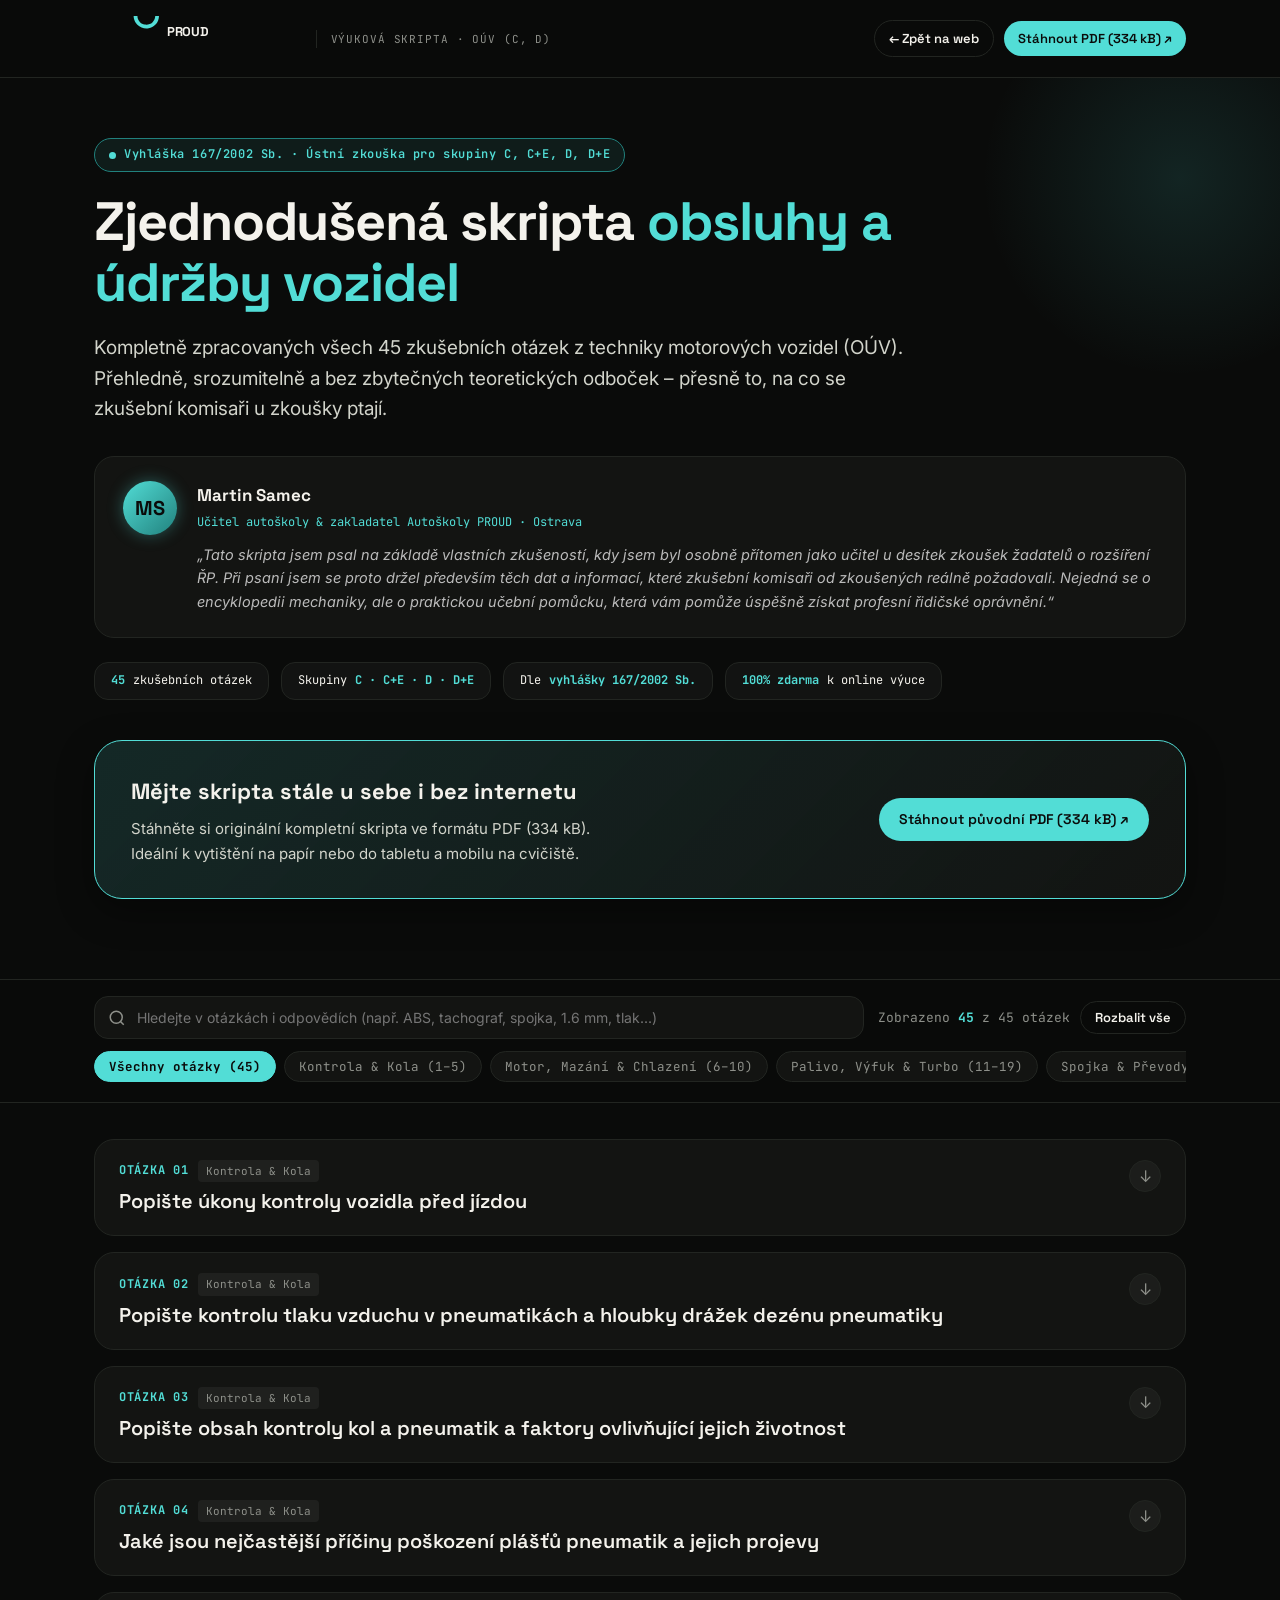
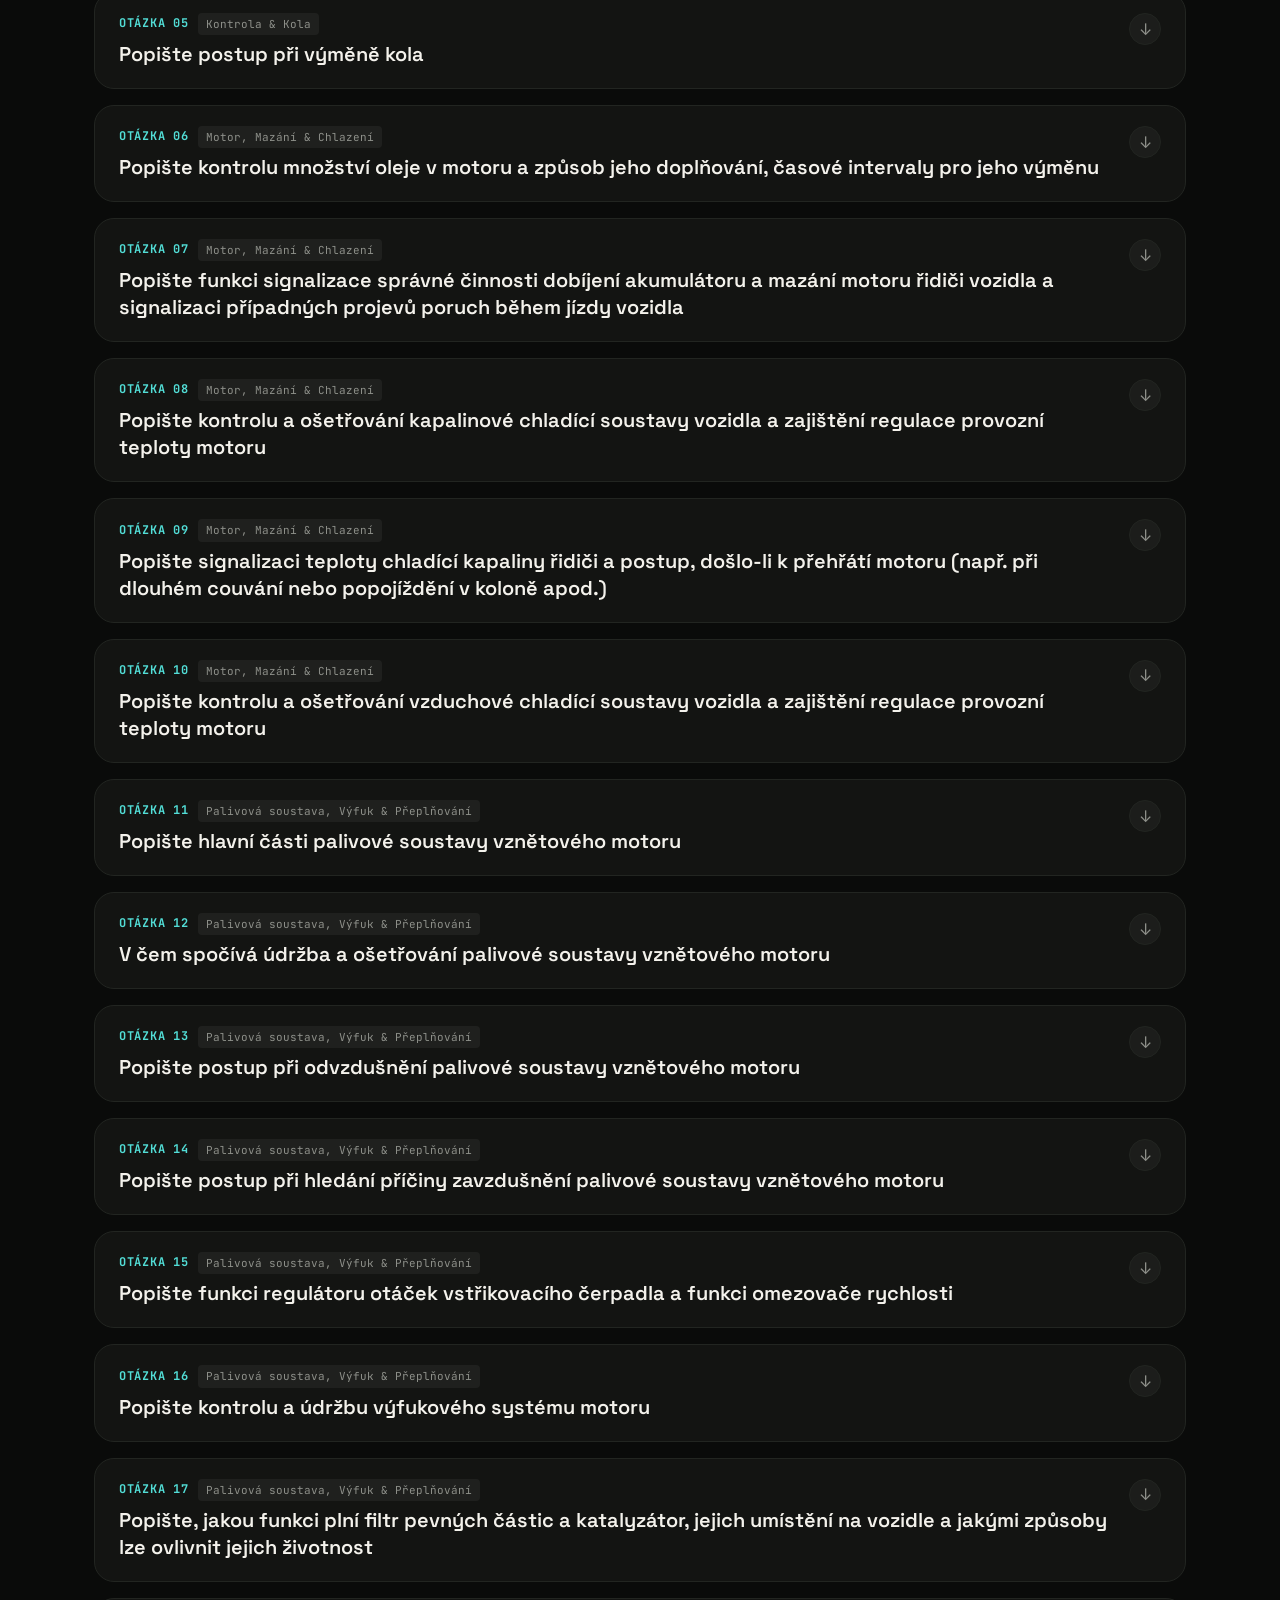
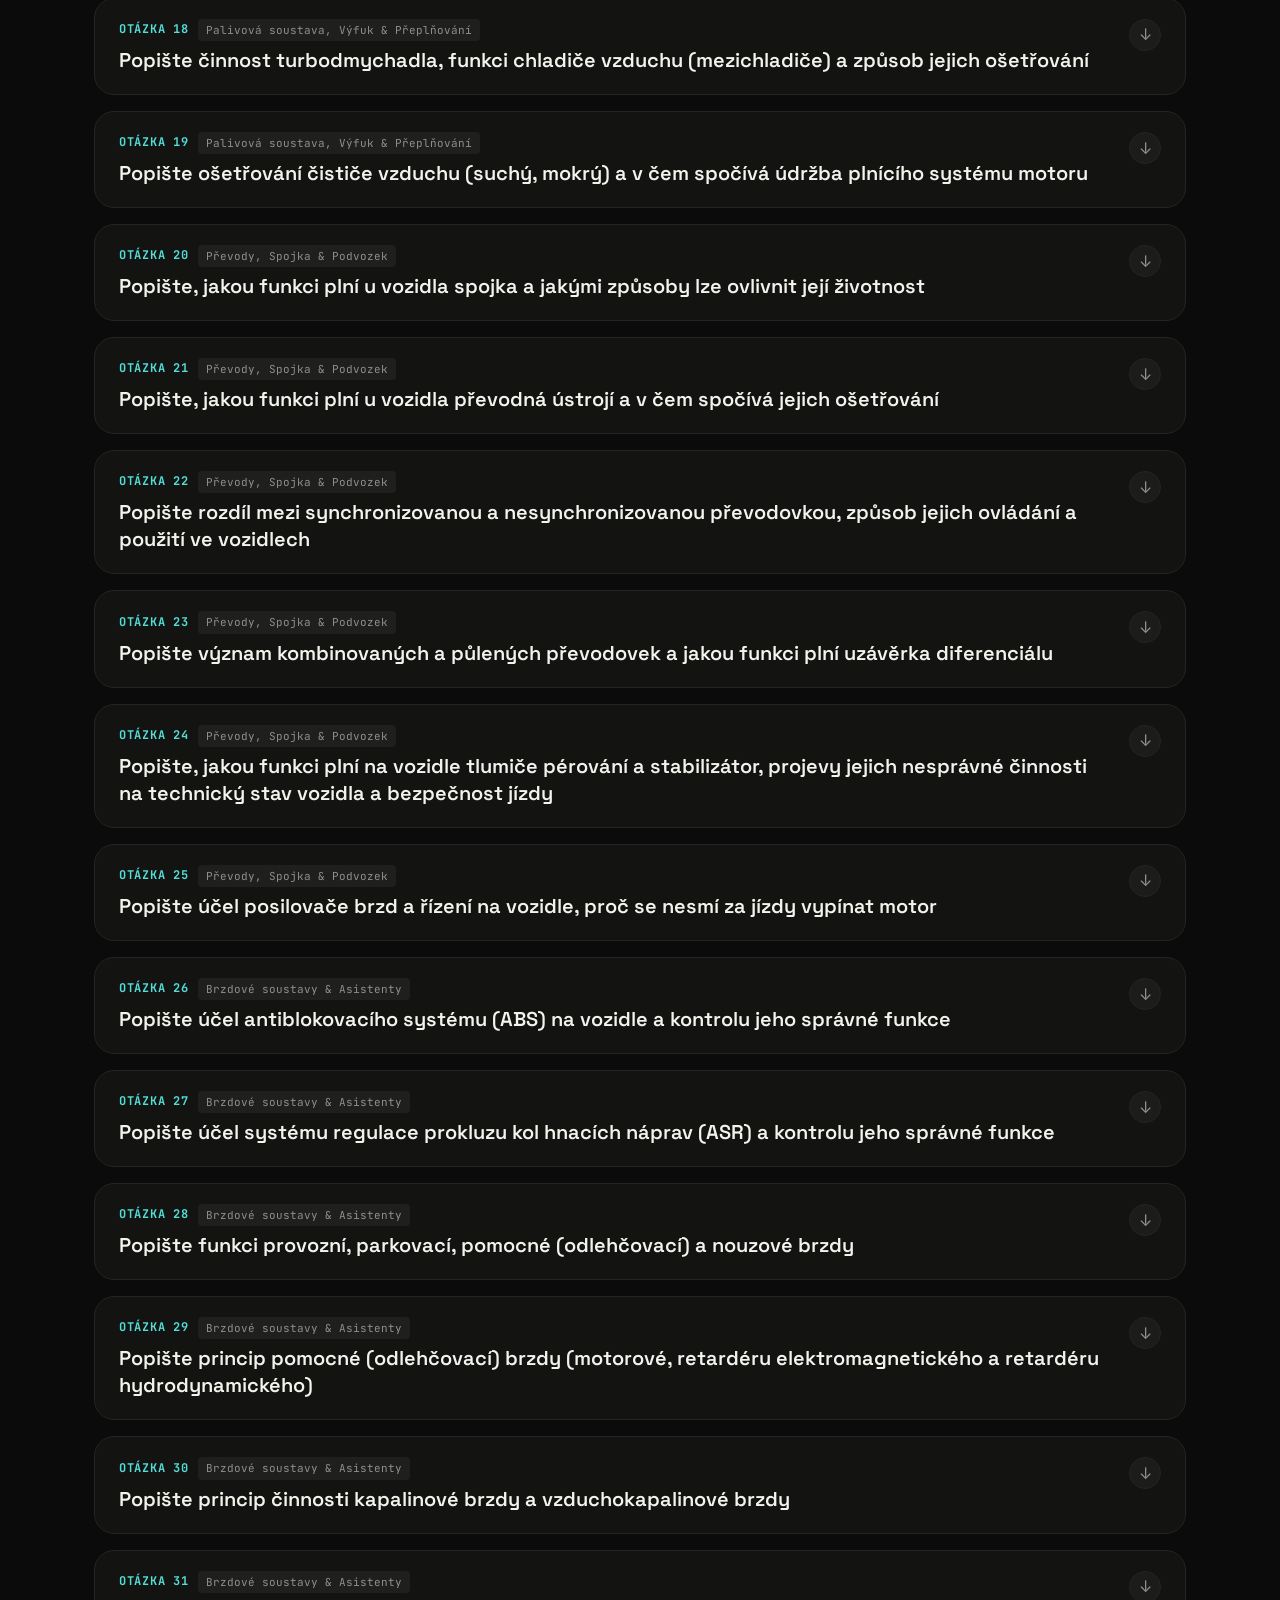
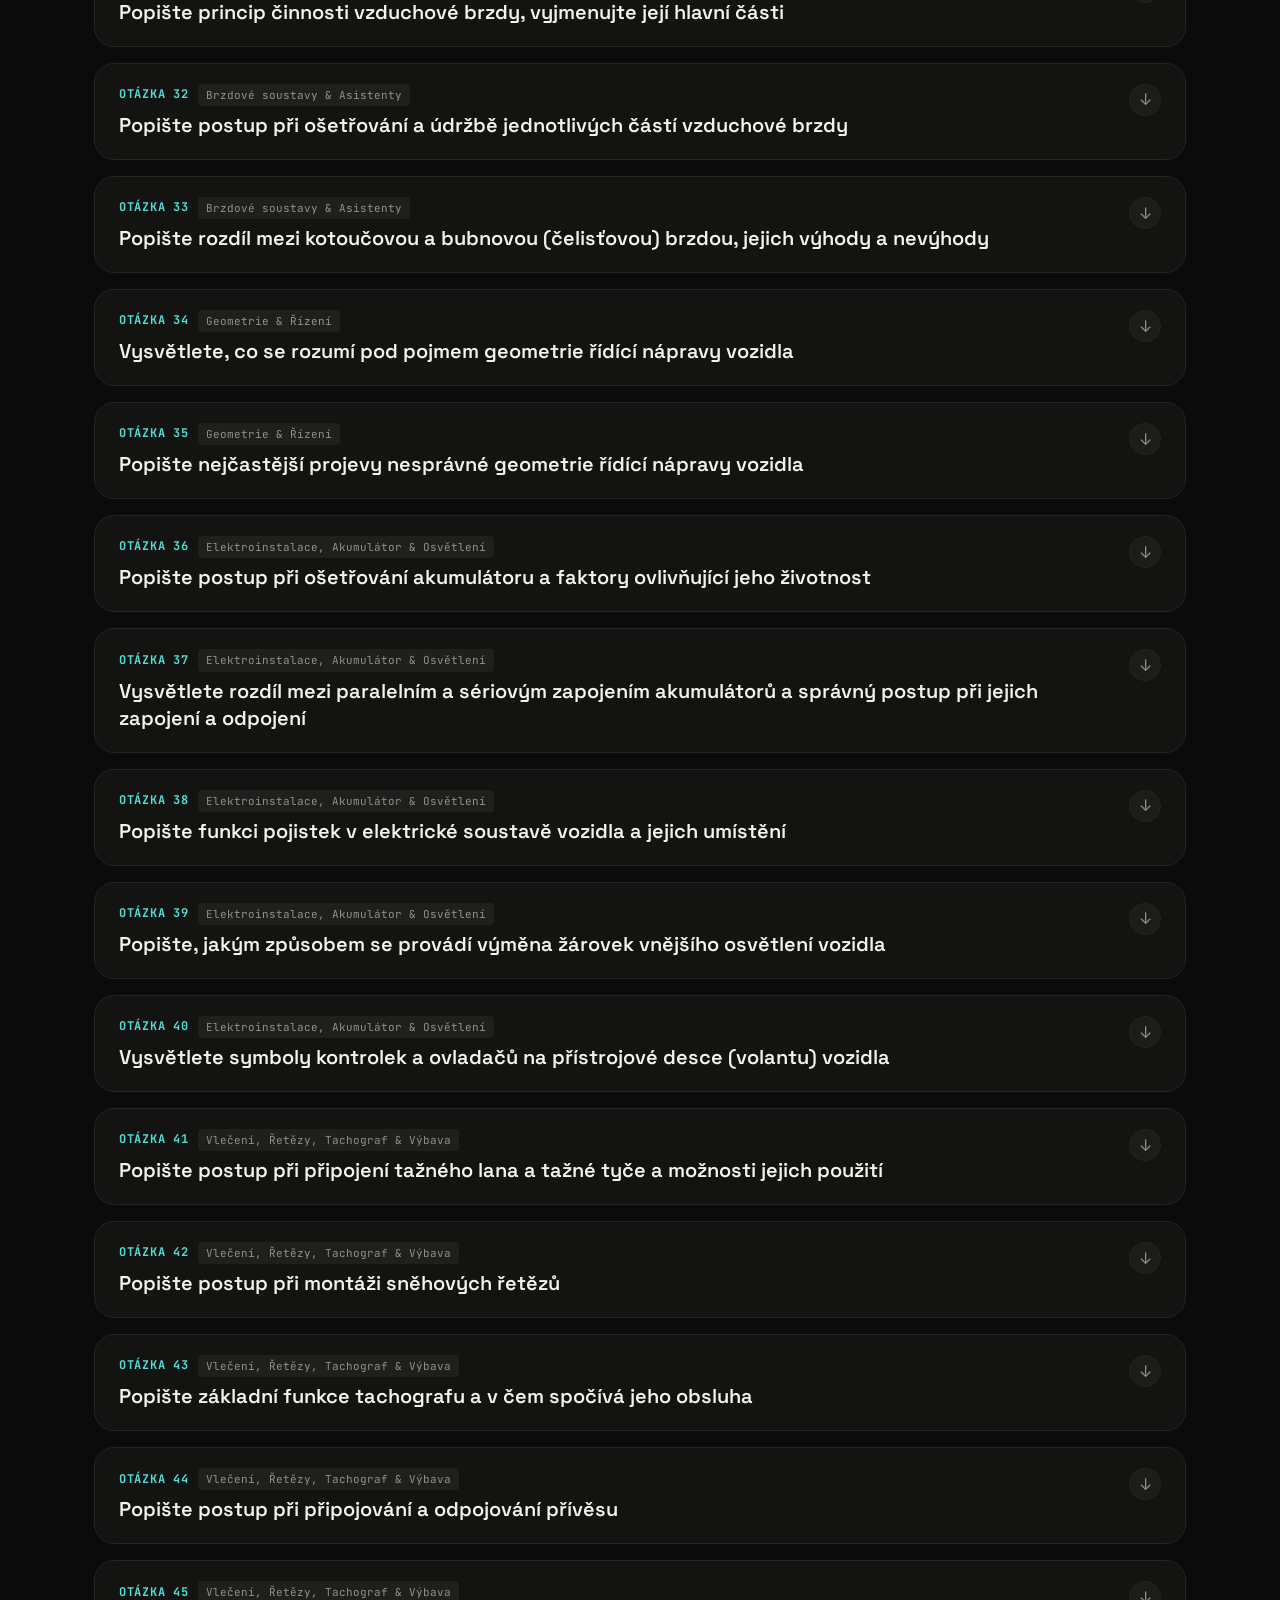
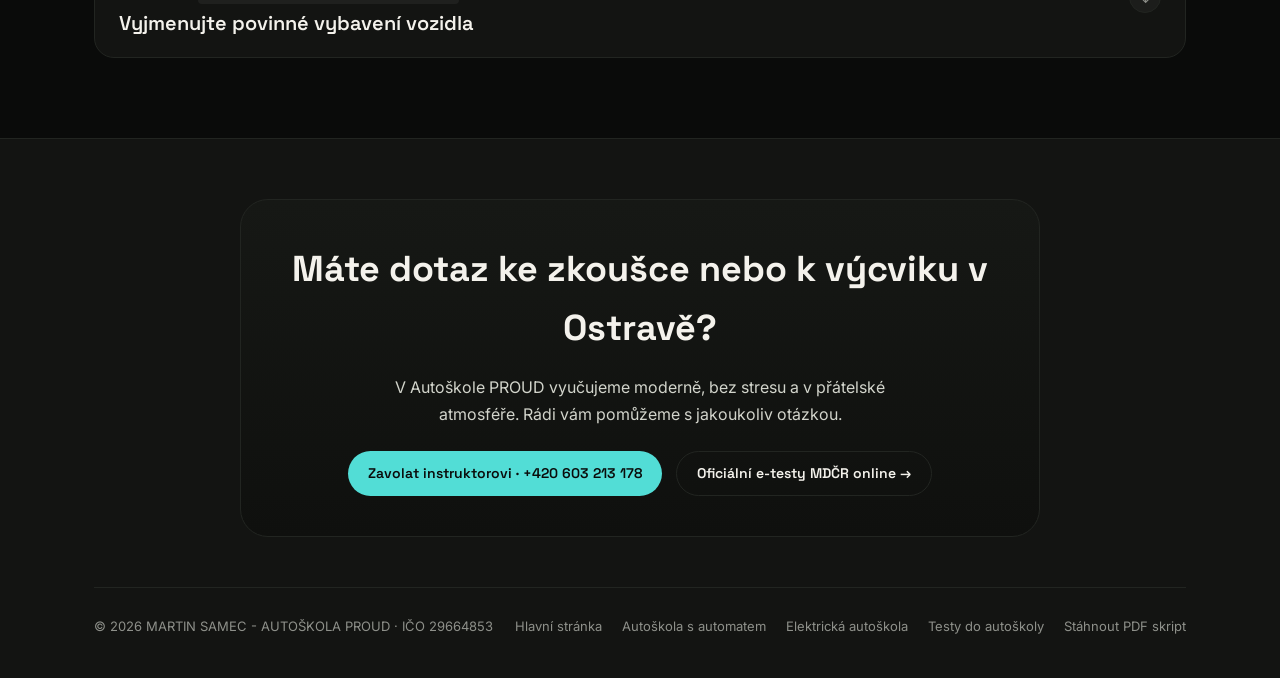
<file: skripta.html>
<!DOCTYPE html>
<html lang="cs">
<head>
<meta charset="utf-8">
<title>Přesměrování na skripta obsluhy a údržby vozidel · Autoškola PROUD</title>
<meta http-equiv="refresh" content="0; url=/skripta-obsluha-a-udrzba-vozidel.html">
<link rel="canonical" href="https://autoskolaproud.cz/skripta-obsluha-a-udrzba-vozidel.html">
<script>
  window.location.replace("/skripta-obsluha-a-udrzba-vozidel.html");
</script>
</head>
<body>
<p>Přesměrováváme na <a href="/skripta-obsluha-a-udrzba-vozidel.html">Zjednodušená skripta obsluhy a údržby vozidel</a>...</p>
</body>
</html>
</file>
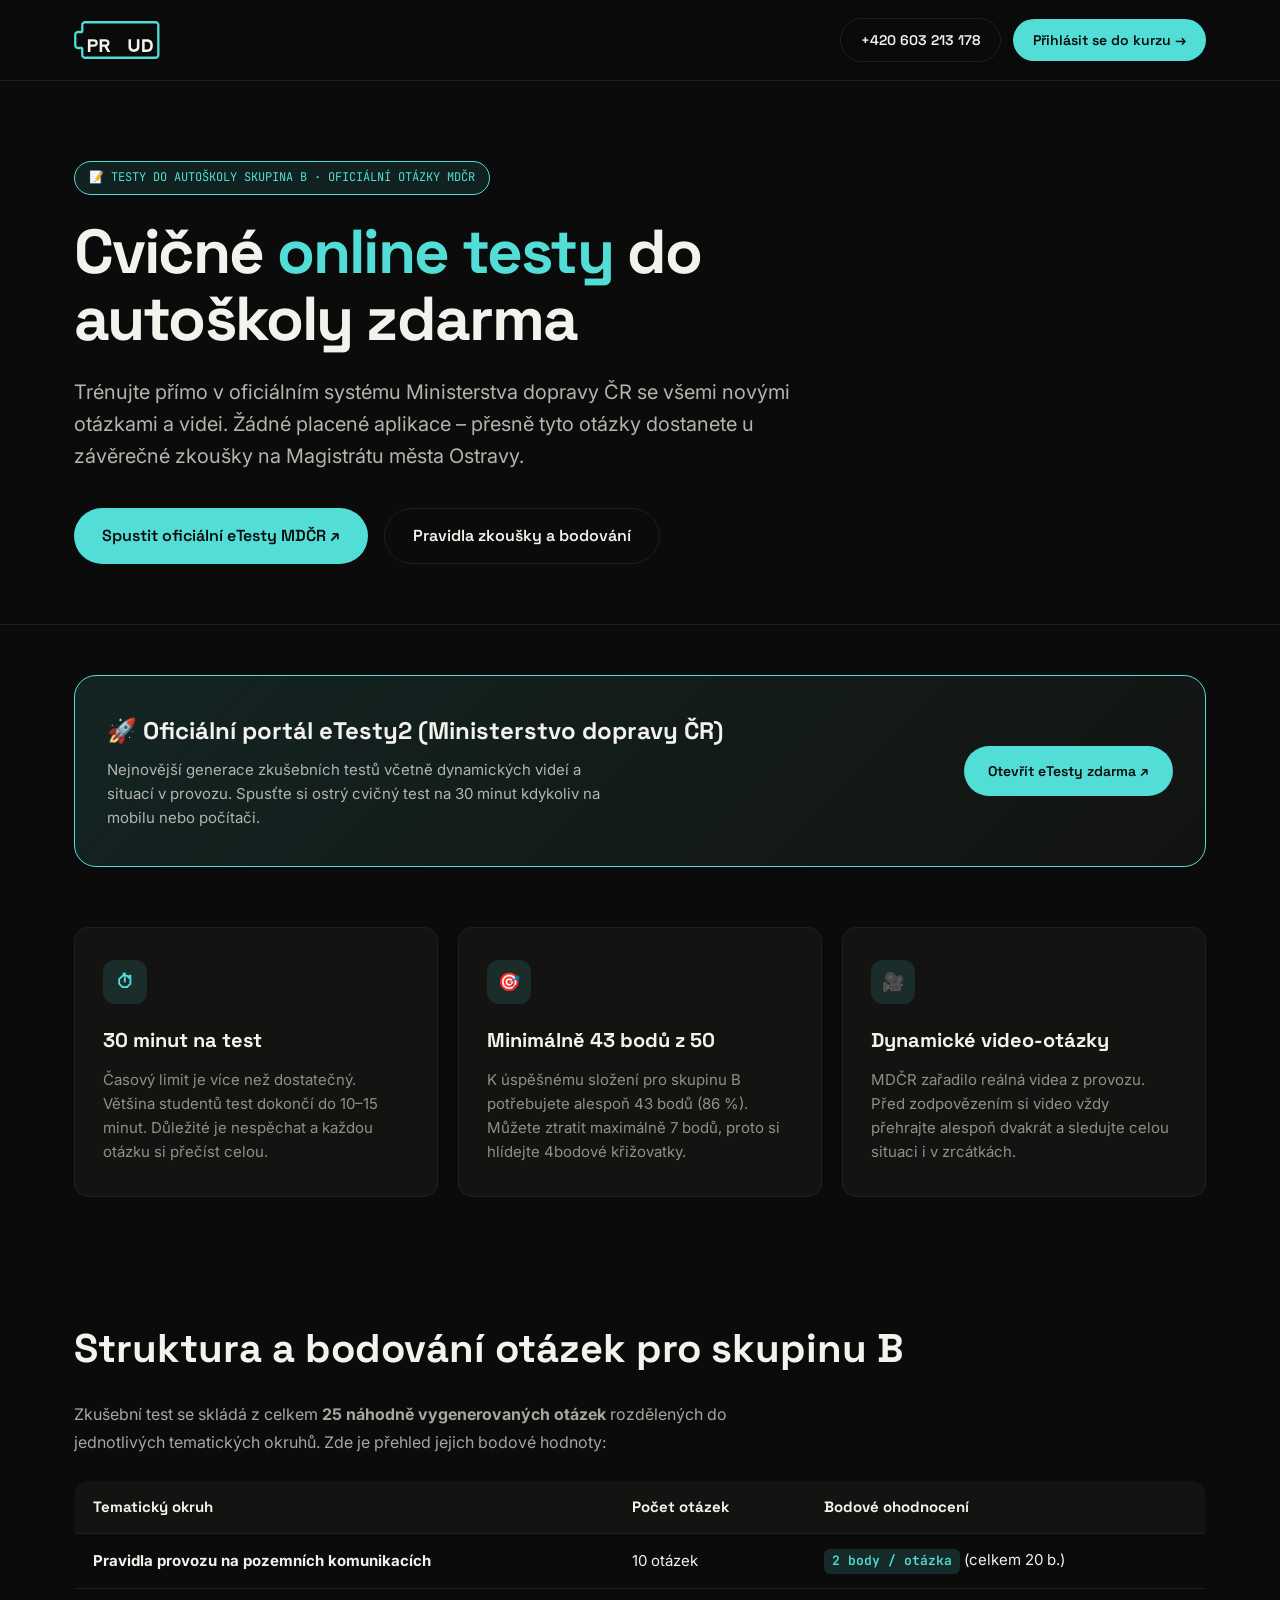
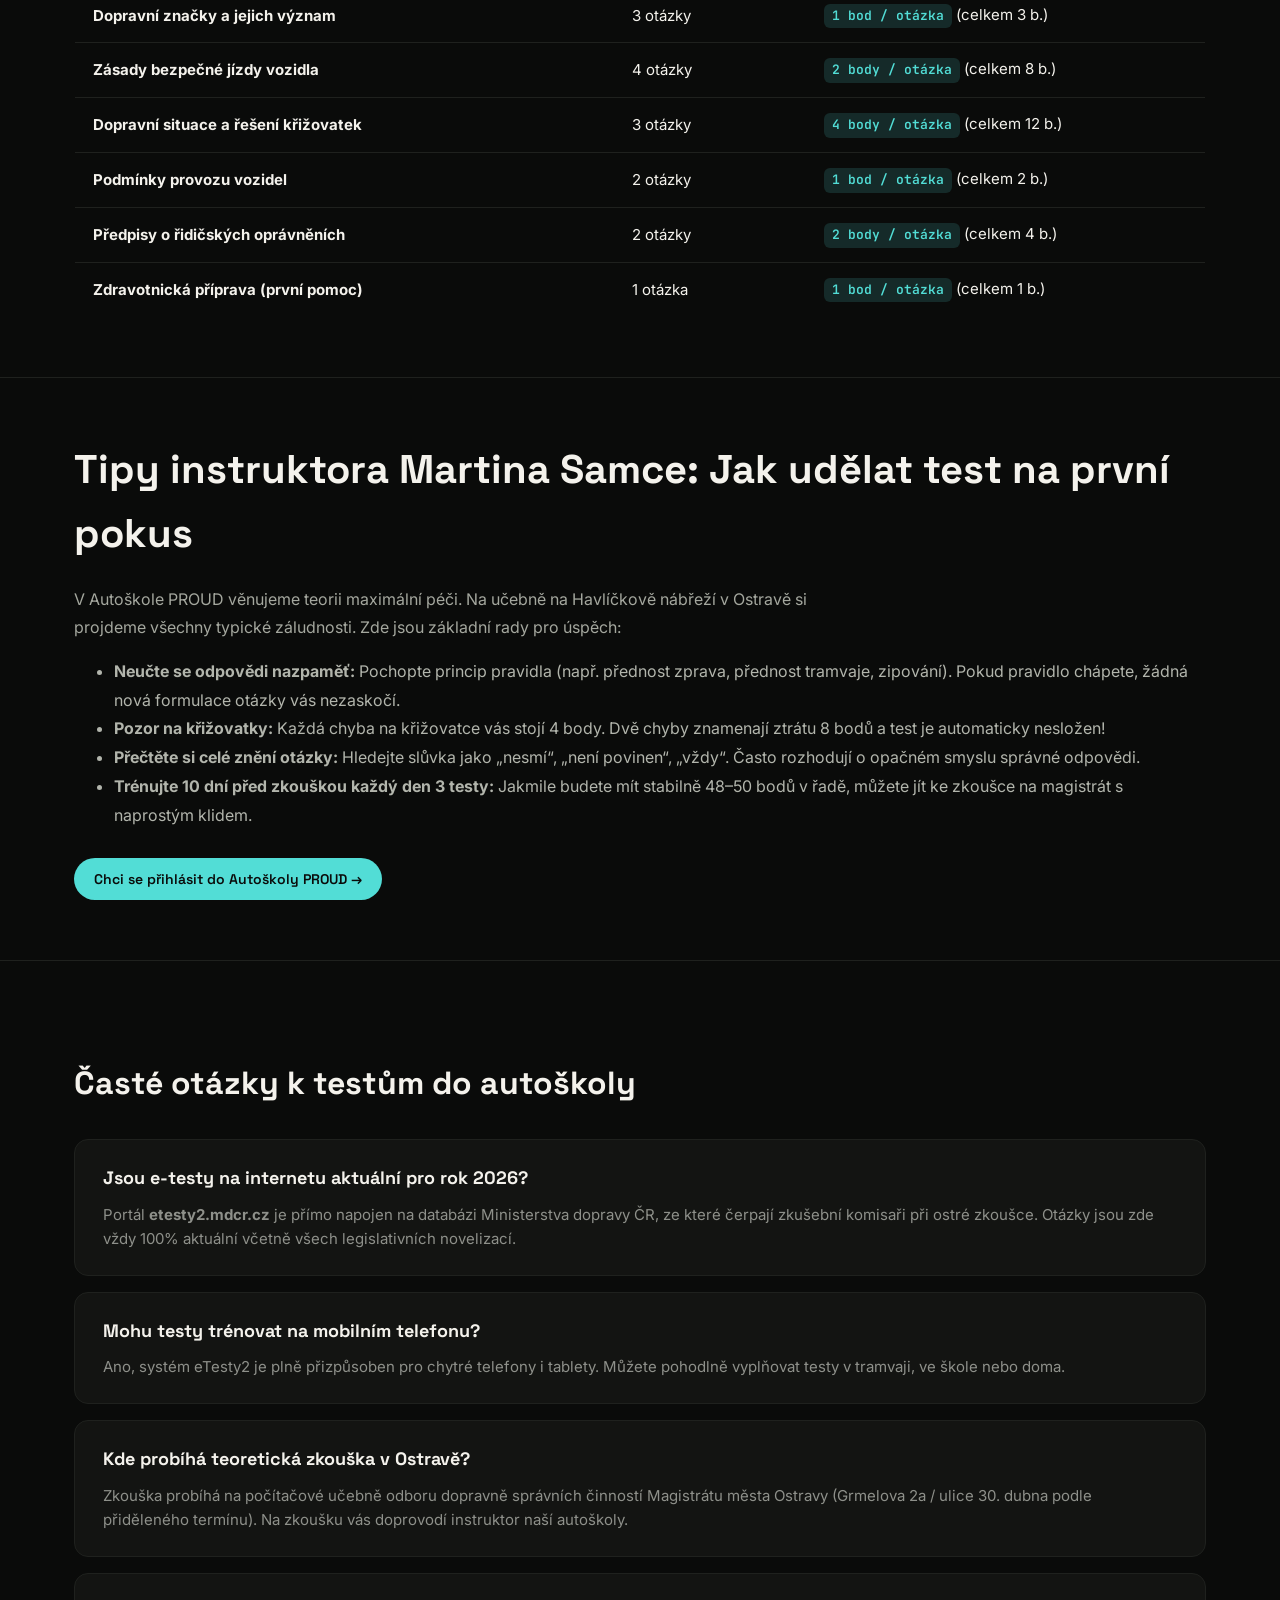
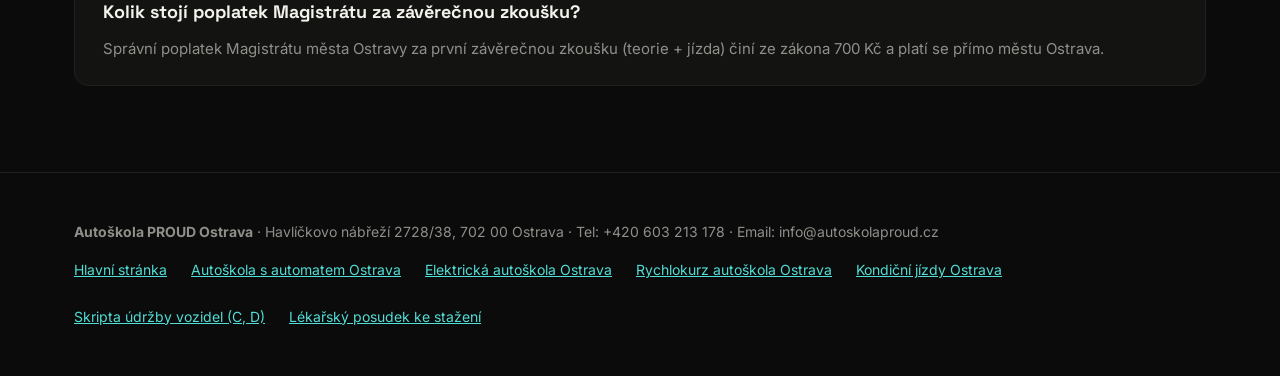
<file: testy-autoskola-online.html>
<!doctype html>
<html lang="cs">
<head>
<meta charset="utf-8" />
<title>Testy do autoškoly online · Oficiální e-testy MDČR zdarma · Autoškola PROUD Ostrava</title>
<meta name="viewport" content="width=device-width, initial-scale=1" />
<meta name="description" content="Procvičujte oficiální testy do autoškoly skupiny B online a zdarma. Aktuální otázky Ministerstva dopravy ČR, bodování, video-otázky a tipy instruktora, jak udělat teorii na 100 %." />
<meta name="keywords" content="testy autoškola online, e-testy autoškola zdarma, cvičné testy autoškola skupina B, testy do autoškoly 2026, nové otázky autoškola, státní zkouška autoškola testy, autoškola testy Ostrava, etesty mdcr" />
<link rel="canonical" href="https://autoskolaproud.cz/testy-autoskola-online.html" />
<link rel="icon" type="image/svg+xml" href="/favicon.svg" />
<link rel="icon" type="image/png" sizes="32x32" href="/favicon-32x32.png" />
<link rel="icon" type="image/png" sizes="16x16" href="/favicon-16x16.png" />
<link rel="apple-touch-icon" sizes="180x180" href="/apple-touch-icon.png" />
<link rel="shortcut icon" href="/favicon.ico" />

<!-- Open Graph / Social -->
<meta property="og:type" content="article" />
<meta property="og:locale" content="cs_CZ" />
<meta property="og:site_name" content="Autoškola PROUD Ostrava" />
<meta property="og:title" content="Testy do autoškoly online · Oficiální e-testy MDČR zdarma" />
<meta property="og:description" content="Kde procvičovat ostré testy do autoškoly zdarma a jak zvládnout zkoušku na Magistrátu na první pokus. Kompletní průvodce a oficiální otázky." />
<meta property="og:url" content="https://autoskolaproud.cz/testy-autoskola-online.html" />
<meta property="og:image" content="https://autoskolaproud.cz/logo/SVG/LOGO.svg" />

<!-- Geo Local SEO -->
<meta name="geo.region" content="CZ-80" />
<meta name="geo.placename" content="Ostrava" />
<meta name="geo.position" content="49.8398;18.2936" />
<meta name="ICBM" content="49.8398, 18.2936" />

<!-- Google Analytics 4 (GA4) Tracking Script -->
<script async src="https://www.googletagmanager.com/gtag/js?id=G-QQK7QPSL2N"></script>
<script>
  window.dataLayer = window.dataLayer || [];
  function gtag(){dataLayer.push(arguments);}
  gtag('js', new Date());
  window.GA_MEASUREMENT_ID = 'G-QQK7QPSL2N';
  gtag('config', window.GA_MEASUREMENT_ID, { send_page_view: true });
</script>

<!-- Schema.org JSON-LD -->
<script type="application/ld+json">
{
  "@context": "https://schema.org",
  "@graph": [
    {
      "@type": "BreadcrumbList",
      "itemListElement": [
        {
          "@type": "ListItem",
          "position": 1,
          "name": "Domů",
          "item": "https://autoskolaproud.cz/"
        },
        {
          "@type": "ListItem",
          "position": 2,
          "name": "Testy do autoškoly online",
          "item": "https://autoskolaproud.cz/testy-autoskola-online.html"
        }
      ]
    },
    {
      "@type": "HowTo",
      "name": "Jak úspěšně zvládnout teoretický test v autoškole",
      "description": "Průvodce přípravou na státní teoretickou zkoušku z pravidel provozu na pozemních komunikacích pro skupinu B.",
      "step": [
        {
          "@type": "HowToStep",
          "name": "Pravidelné procvičování na oficiálním portálu eTesty MDČR",
          "text": "Trénujte testy denně 15–20 minut na oficiálním portálu etesty2.mdcr.cz, kde jsou přesně ty otázky, které dostanete u zkoušky."
        },
        {
          "@type": "HowToStep",
          "name": "Zvládnutí 4bodových otázek z křižovatek",
          "text": "Křižovatky tvoří rozhodující bodovou část testu. Každá špatná odpověď znamená ztrátu 4 bodů."
        },
        {
          "@type": "HowToStep",
          "name": "Pozornost u nových dynamických video-otázek",
          "text": "Videonahrávky simulují reálné situace na silnici. Vždy si video pusťte dvakrát, než odpovíte."
        }
      ]
    },
    {
      "@type": "FAQPage",
      "mainEntity": [
        {
          "@type": "Question",
          "name": "Kde najdu oficiální testy do autoškoly zdarma?",
          "acceptedAnswer": {
            "@type": "Answer",
            "text": "Oficiální a garantované testy provozuje Ministerstvo dopravy ČR na adrese etesty2.mdcr.cz a etesty.md.gov.cz. Jsou 100% zdarma, bez nutnosti platit jakékoliv předplatné."
          }
        },
        {
          "@type": "Question",
          "name": "Kolik bodů musím získat pro úspěšné složení testu skupiny B?",
          "acceptedAnswer": {
            "@type": "Answer",
            "text": "Test obsahuje 25 otázek s maximálním počtem 50 bodů. Pro úspěšné složení zkoušky musíte získat minimálně 43 bodů (úspěšnost 86 %). Časový limit je 30 minut."
          }
        },
        {
          "@type": "Question",
          "name": "Co se stane, když teoretický test napoprvé neudělám?",
          "acceptedAnswer": {
            "@type": "Answer",
            "text": "Pokud test nesložíte, praktické jízdy se zkušebním komisařem nemůžete absolvovat. Opravnou zkoušku z testu můžete skládat nejdříve za 5 pracovních dní od neúspěšného pokusu na Magistrátu města Ostravy."
          }
        },
        {
          "@type": "Question",
          "name": "Pomůže mi Autoškola PROUD s přípravou na teorii?",
          "acceptedAnswer": {
            "@type": "Answer",
            "text": "Ano. Součástí kurzu je výuka teorie v naší moderní učebně na Havlíčkově nábřeží v Ostravě, kde si projdeme všechny záludné otázky, křižovatky a chytáky s instruktorem."
          }
        }
      ]
    }
  ]
}
</script>

<link rel="preconnect" href="https://fonts.googleapis.com">
<link rel="preconnect" href="https://fonts.gstatic.com" crossorigin>
<link href="https://fonts.googleapis.com/css2?family=Bricolage+Grotesque:opsz,wght@12..96,400;12..96,600;12..96,700&family=Space+Grotesk:wght@400;500;600;700&family=Inter:wght@400;500;600;700&family=JetBrains+Mono:wght@400;500&display=swap" rel="stylesheet">
<style>
:root {
  --bg: #0A0B0A;
  --bg-2: #131412;
  --paper: #F4F2EC;
  --ink: #0A0B0A;
  --muted: #8E908A;
  --line: #1F211E;
  --volt: #52DDD6;
  --volt-deep: #21817D;
  --volt-glow: rgba(82, 221, 214, 0.35);
  --display: "Space Grotesk", system-ui, sans-serif;
  --body: "Inter", system-ui, sans-serif;
  --mono: "JetBrains Mono", monospace;
  --r-md: 14px;
  --r-lg: 22px;
}
* { box-sizing: border-box; }
body {
  margin: 0; padding: 0;
  background: var(--bg);
  color: var(--paper);
  font-family: var(--body);
  line-height: 1.6;
  -webkit-font-smoothing: antialiased;
}
a { color: inherit; text-decoration: none; }
.wrap { max-width: 1180px; margin: 0 auto; padding: 0 24px; }

/* Nav */
header.site-header {
  border-bottom: 1px solid var(--line);
  padding: 18px 0;
  position: sticky; top: 0; z-index: 100;
  background: rgba(10, 11, 10, 0.92);
  backdrop-filter: blur(12px);
}
.nav-bar { display: flex; align-items: center; justify-content: space-between; }
.btn {
  display: inline-flex; align-items: center; gap: 8px;
  padding: 10px 20px; border-radius: 999px;
  font-family: var(--display); font-weight: 600; font-size: 14px;
  cursor: pointer; transition: all 0.2s ease;
}
.btn-volt { background: var(--volt); color: var(--ink); border: none; }
.btn-volt:hover { box-shadow: 0 0 20px var(--volt-glow); transform: translateY(-1px); }
.btn-ghost { background: transparent; border: 1px solid var(--line); color: var(--paper); }
.btn-ghost:hover { border-color: var(--volt); color: var(--volt); }

/* Hero */
.hero { padding: 80px 0 60px; border-bottom: 1px solid var(--line); }
.badge {
  display: inline-flex; align-items: center; gap: 8px;
  padding: 6px 14px; border-radius: 999px;
  background: rgba(82, 221, 214, 0.1); border: 1px solid var(--volt);
  color: var(--volt); font-family: var(--mono); font-size: 12px;
  margin-bottom: 24px;
}
h1 {
  font-family: var(--display); font-size: clamp(34px, 5.5vw, 62px);
  font-weight: 700; line-height: 1.08; letter-spacing: -0.03em;
  margin: 0 0 24px; max-width: 22ch;
}
h1 span { color: var(--volt); }
p.lead {
  font-size: clamp(17px, 2vw, 20px); color: #B2B5AC;
  max-width: 60ch; line-height: 1.6; margin: 0 0 36px;
}
.hero-cta { display: flex; gap: 16px; flex-wrap: wrap; }

/* Test Links Banner */
.test-portal-box {
  background: linear-gradient(135deg, rgba(82, 221, 214, 0.12) 0%, rgba(19, 20, 18, 0.9) 100%);
  border: 1px solid var(--volt);
  border-radius: var(--r-lg);
  padding: 36px 32px;
  margin: 50px 0;
  display: flex;
  align-items: center;
  justify-content: space-between;
  flex-wrap: wrap;
  gap: 24px;
}
.test-portal-text h3 {
  font-family: var(--display);
  font-size: 24px;
  margin: 0 0 8px;
  color: var(--paper);
}
.test-portal-text p {
  color: #B2B5AC;
  margin: 0;
  font-size: 15px;
  max-width: 55ch;
}

/* Features Grid */
.features-grid {
  display: grid; grid-template-columns: repeat(3, 1fr); gap: 20px;
  margin: 60px 0;
}
@media (max-width: 860px) { .features-grid { grid-template-columns: 1fr; } }
.feature-card {
  background: var(--bg-2); border: 1px solid var(--line);
  padding: 32px 28px; border-radius: var(--r-md);
  transition: transform 0.2s, border-color 0.2s;
}
.feature-card:hover { border-color: var(--volt); transform: translateY(-2px); }
.feature-icon {
  width: 44px; height: 44px; border-radius: 12px;
  background: rgba(82, 221, 214, 0.12); color: var(--volt);
  display: flex; align-items: center; justify-content: center;
  font-family: var(--mono); font-size: 18px; font-weight: 700; margin-bottom: 20px;
}
.feature-card h3 { font-family: var(--display); font-size: 20px; margin: 0 0 12px; }
.feature-card p { color: var(--muted); font-size: 15px; margin: 0; line-height: 1.6; }

/* Deep Section */
.deep-sec { padding: 60px 0; border-bottom: 1px solid var(--line); }
.deep-sec h2 { font-family: var(--display); font-size: clamp(26px, 3.5vw, 40px); margin: 0 0 20px; }
.deep-sec p { color: #A4A79E; font-size: 16px; line-height: 1.7; max-width: 74ch; }

/* Scoring Table */
.scoring-table {
  width: 100%; border-collapse: collapse; margin-top: 24px;
  font-size: 15px; border-radius: var(--r-md); overflow: hidden;
  border: 1px solid var(--line);
}
.scoring-table th, .scoring-table td {
  padding: 14px 18px; text-align: left; border-bottom: 1px solid var(--line);
}
.scoring-table th { background: var(--bg-2); font-family: var(--display); font-size: 15px; color: var(--paper); }
.scoring-table tr:hover td { background: rgba(82, 221, 214, 0.04); }
.scoring-table .badge-pts {
  display: inline-block; padding: 2px 8px; border-radius: 6px;
  background: rgba(82, 221, 214, 0.15); color: var(--volt); font-family: var(--mono); font-weight: 600; font-size: 13px;
}

/* FAQ List */
.faq-sec { padding: 70px 0; border-bottom: 1px solid var(--line); }
.faq-box {
  background: var(--bg-2); border: 1px solid var(--line);
  border-radius: var(--r-md); padding: 24px 28px; margin-bottom: 16px;
}
.faq-box h4 { font-family: var(--display); font-size: 18px; margin: 0 0 10px; color: var(--paper); }
.faq-box p { color: var(--muted); margin: 0; font-size: 15px; line-height: 1.6; }

/* Footer */
footer { padding: 48px 0; color: var(--muted); font-size: 14px; }
.foot-links { display: flex; gap: 24px; flex-wrap: wrap; margin-top: 16px; }
.foot-links a { color: var(--volt); text-decoration: underline; }
</style>
</head>
<body>

<header class="site-header">
  <div class="wrap nav-bar">
    <a href="/" title="Zpět na hlavní stránku Autoškola PROUD">
      <svg viewBox="0 0 816.26 362.45" height="38" style="vertical-align: middle;">
        <path fill="var(--volt)" d="M68.01,324.44c0,5.08,1.04,9.98,2.91,14.41,2.82,6.66,7.5,12.29,13.4,16.28,5.89,3.99,13.07,6.33,20.7,6.33h673.23c5.08,0,9.98-1.04,14.41-2.91,6.66-2.82,12.29-7.5,16.28-13.4,3.99-5.89,6.33-13.07,6.33-20.7V38.01c0-5.08-1.04-9.98-2.91-14.41-2.82-6.66-7.5-12.29-13.4-16.28-5.89-3.99-13.07-6.33-20.7-6.33v22c2.1,0,4.05.42,5.84,1.18,2.68,1.13,4.99,3.05,6.62,5.45,1.62,2.41,2.55,5.24,2.56,8.39v286.42c0,2.1-.42,4.05-1.18,5.84-1.13,2.68-3.05,4.99-5.45,6.62-2.41,1.62-5.24,2.55-8.39,2.56H105.02c-2.1,0-4.05-.42-5.84-1.18-2.68-1.13-5-3.05-6.62-5.45-1.62-2.41-2.55-5.24-2.56-8.39v-60.18c0-2.43-.5-4.81-1.41-6.94-1.36-3.21-3.61-5.91-6.45-7.84-2.83-1.92-6.32-3.06-9.98-3.05h-34.16c-2.1,0-4.05-.42-5.84-1.18-2.68-1.13-5-3.05-6.62-5.45-1.62-2.41-2.55-5.24-2.56-8.39v-100.38c0-2.1.42-4.05,1.18-5.84,1.13-2.68,3.05-4.99,5.45-6.62,2.41-1.62,5.24-2.55,8.39-2.56h34.16c2.43,0,4.81-.5,6.94-1.41,3.21-1.36,5.91-3.61,7.84-6.45,1.92-2.83,3.06-6.32,3.05-9.98v-60.18c0-2.1.42-4.05,1.18-5.84,1.13-2.68,3.05-4.99,5.45-6.62,2.41-1.62,5.24-2.55,8.39-2.56h673.23v-11s0-11,0-11H105.02c-5.08,0-9.98,1.04-14.41,2.91-6.66,2.82-12.29,7.5-16.28,13.4-3.99,5.89-6.33,13.07-6.33,20.7v49.64c0,1.33.21,3.11-.54,4.27-.25.39-.63.95-.99,1.25-.65.56-1.54.88-2.41.85-3.76-.17-7.17,0-10.93,0h-15.13c-5.08,0-9.98,1.04-14.41,2.91-6.66,2.82-12.29,7.5-16.28,13.4-3.99,5.89-6.33,13.07-6.33,20.7v100.38c0,5.08,1.04,9.98,2.91,14.41,2.82,6.66,7.5,12.29,13.4,16.28,5.89,3.99,13.07,6.33,20.7,6.33h27.21c.14,0,.28,0,.42,0,.2,0,.47.01.66.04.39.05.64.1.93.3l.04.03.22.2c.24.26.34.62.43.96.17.65.08,1.42.08,2.1v52.39Z"/>
        <path fill="var(--paper)" d="M316.56,242.49c14.74-4.75,22.11-15.88,22.11-33.08,0-23.09-14.08-34.55-42.08-34.55h-52.23v119.86h24.07v-49.61h21.78l28.82,49.61h27.51l-29.96-52.23ZM268.42,195.66h33.73c9.5.33,14.41,6.06,14.57,13.92-.16,8.68-5.08,14.57-14.74,14.74h-33.57v-28.65ZM156.42,195.66h33.73c9.5.33,14.41,6.06,14.57,13.92-.16,8.68-5.08,14.57-14.74,14.74h-33.57v-28.65ZM156.42,294.72v-49.61h28.33c27.84,0,41.92-11.79,41.92-35.7s-14.08-34.55-42.08-34.55h-52.23v119.86h24.07Z"/>
        <path fill="var(--paper)" d="M695.85,294.72c37.33,0,56-19.98,56-59.93s-18.67-60.09-56-60.09h-46.18v120.02h46.18ZM673.74,272.45v-75.32h22.11c21.29,0,31.93,13.59,32.09,37.66-.16,23.91-10.81,37.5-32.09,37.66h-22.11ZM519.83,174.86v75.81c0,27.34,25.71,44.05,51.91,44.05s52.07-16.7,52.07-44.05v-75.81h-24.07v69.43c0,17.68-11.46,26.53-28,26.53s-28-8.84-28-26.53v-69.43h-23.91Z"/>
      </svg>
    </a>
    <div style="display: flex; gap: 12px; align-items: center;">
      <a href="tel:+420603213178" class="btn btn-ghost">+420 603 213 178</a>
      <a href="/#how" class="btn btn-volt">Přihlásit se do kurzu →</a>
    </div>
  </div>
</header>

<main>
  <section class="hero">
    <div class="wrap">
      <div class="badge">📝 TESTY DO AUTOŠKOLY SKUPINA B · OFICIÁLNÍ OTÁZKY MDČR</div>
      <h1>Cvičné <span>online testy</span> do autoškoly zdarma</h1>
      <p class="lead">
        Trénujte přímo v oficiálním systému Ministerstva dopravy ČR se všemi novými otázkami a videi. Žádné placené aplikace – přesně tyto otázky dostanete u závěrečné zkoušky na Magistrátu města Ostravy.
      </p>
      <div class="hero-cta">
        <a href="https://etesty2.mdcr.cz/" target="_blank" rel="noopener noreferrer" class="btn btn-volt" style="padding: 14px 28px; font-size: 16px;">Spustit oficiální eTesty MDČR ↗</a>
        <a href="#pravidla" class="btn btn-ghost" style="padding: 14px 28px; font-size: 16px;">Pravidla zkoušky a bodování</a>
      </div>
    </div>
  </section>

  <div class="wrap">
    <div class="test-portal-box">
      <div class="test-portal-text">
        <h3>🚀 Oficiální portál eTesty2 (Ministerstvo dopravy ČR)</h3>
        <p>Nejnovější generace zkušebních testů včetně dynamických videí a situací v provozu. Spusťte si ostrý cvičný test na 30 minut kdykoliv na mobilu nebo počítači.</p>
      </div>
      <div>
        <a href="https://etesty2.mdcr.cz/" target="_blank" rel="noopener noreferrer" class="btn btn-volt" style="padding: 14px 24px; white-space: nowrap;">
          Otevřít eTesty zdarma ↗
        </a>
      </div>
    </div>
  </div>

  <section class="wrap" id="pravidla">
    <div class="features-grid">
      <div class="feature-card">
        <div class="feature-icon">⏱</div>
        <h3>30 minut na test</h3>
        <p>Časový limit je více než dostatečný. Většina studentů test dokončí do 10–15 minut. Důležité je nespěchat a každou otázku si přečíst celou.</p>
      </div>
      <div class="feature-card">
        <div class="feature-icon">🎯</div>
        <h3>Minimálně 43 bodů z 50</h3>
        <p>K úspěšnému složení pro skupinu B potřebujete alespoň 43 bodů (86 %). Můžete ztratit maximálně 7 bodů, proto si hlídejte 4bodové křižovatky.</p>
      </div>
      <div class="feature-card">
        <div class="feature-icon">🎥</div>
        <h3>Dynamické video-otázky</h3>
        <p>MDČR zařadilo reálná videa z provozu. Před zodpovězením si video vždy přehrajte alespoň dvakrát a sledujte celou situaci i v zrcátkách.</p>
      </div>
    </div>
  </section>

  <section class="deep-sec">
    <div class="wrap">
      <h2>Struktura a bodování otázek pro skupinu B</h2>
      <p>
        Zkušební test se skládá z celkem <b>25 náhodně vygenerovaných otázek</b> rozdělených do jednotlivých tematických okruhů. Zde je přehled jejich bodové hodnoty:
      </p>
      <table class="scoring-table">
        <thead>
          <tr>
            <th>Tematický okruh</th>
            <th>Počet otázek</th>
            <th>Bodové ohodnocení</th>
          </tr>
        </thead>
        <tbody>
          <tr>
            <td><b>Pravidla provozu na pozemních komunikacích</b></td>
            <td>10 otázek</td>
            <td><span class="badge-pts">2 body / otázka</span> (celkem 20 b.)</td>
          </tr>
          <tr>
            <td><b>Dopravní značky a jejich význam</b></td>
            <td>3 otázky</td>
            <td><span class="badge-pts">1 bod / otázka</span> (celkem 3 b.)</td>
          </tr>
          <tr>
            <td><b>Zásady bezpečné jízdy vozidla</b></td>
            <td>4 otázky</td>
            <td><span class="badge-pts">2 body / otázka</span> (celkem 8 b.)</td>
          </tr>
          <tr>
            <td><b>Dopravní situace a řešení křižovatek</b></td>
            <td>3 otázky</td>
            <td><span class="badge-pts">4 body / otázka</span> (celkem 12 b.)</td>
          </tr>
          <tr>
            <td><b>Podmínky provozu vozidel</b></td>
            <td>2 otázky</td>
            <td><span class="badge-pts">1 bod / otázka</span> (celkem 2 b.)</td>
          </tr>
          <tr>
            <td><b>Předpisy o řidičských oprávněních</b></td>
            <td>2 otázky</td>
            <td><span class="badge-pts">2 body / otázka</span> (celkem 4 b.)</td>
          </tr>
          <tr>
            <td><b>Zdravotnická příprava (první pomoc)</b></td>
            <td>1 otázka</td>
            <td><span class="badge-pts">1 bod / otázka</span> (celkem 1 b.)</td>
          </tr>
        </tbody>
      </table>
    </div>
  </section>

  <section class="deep-sec">
    <div class="wrap">
      <h2>Tipy instruktora Martina Samce: Jak udělat test na první pokus</h2>
      <p>
        V Autoškole PROUD věnujeme teorii maximální péči. Na učebně na Havlíčkově nábřeží v Ostravě si projdeme všechny typické záludnosti. Zde jsou základní rady pro úspěch:
      </p>
      <ul style="color: #B2B5AC; line-height: 1.8; font-size: 16px; margin-bottom: 28px;">
        <li><b>Neučte se odpovědi nazpaměť:</b> Pochopte princip pravidla (např. přednost zprava, přednost tramvaje, zipování). Pokud pravidlo chápete, žádná nová formulace otázky vás nezaskočí.</li>
        <li><b>Pozor na křižovatky:</b> Každá chyba na křižovatce vás stojí 4 body. Dvě chyby znamenají ztrátu 8 bodů a test je automaticky nesložen!</li>
        <li><b>Přečtěte si celé znění otázky:</b> Hledejte slůvka jako „nesmí“, „není povinen“, „vždy“. Často rozhodují o opačném smyslu správné odpovědi.</li>
        <li><b>Trénujte 10 dní před zkouškou každý den 3 testy:</b> Jakmile budete mít stabilně 48–50 bodů v řadě, můžete jít ke zkoušce na magistrát s naprostým klidem.</li>
      </ul>
      <a href="/#how" class="btn btn-volt">Chci se přihlásit do Autoškoly PROUD →</a>
    </div>
  </section>

  <section class="faq-sec">
    <div class="wrap">
      <h2 style="font-family: var(--display); font-size: 32px; margin-bottom: 30px;">Časté otázky k testům do autoškoly</h2>
      <div class="faq-box">
        <h4>Jsou e-testy na internetu aktuální pro rok 2026?</h4>
        <p>Portál <b>etesty2.mdcr.cz</b> je přímo napojen na databázi Ministerstva dopravy ČR, ze které čerpají zkušební komisaři při ostré zkoušce. Otázky jsou zde vždy 100% aktuální včetně všech legislativních novelizací.</p>
      </div>
      <div class="faq-box">
        <h4>Mohu testy trénovat na mobilním telefonu?</h4>
        <p>Ano, systém eTesty2 je plně přizpůsoben pro chytré telefony i tablety. Můžete pohodlně vyplňovat testy v tramvaji, ve škole nebo doma.</p>
      </div>
      <div class="faq-box">
        <h4>Kde probíhá teoretická zkouška v Ostravě?</h4>
        <p>Zkouška probíhá na počítačové učebně odboru dopravně správních činností Magistrátu města Ostravy (Grmelova 2a / ulice 30. dubna podle přiděleného termínu). Na zkoušku vás doprovodí instruktor naší autoškoly.</p>
      </div>
      <div class="faq-box">
        <h4>Kolik stojí poplatek Magistrátu za závěrečnou zkoušku?</h4>
        <p>Správní poplatek Magistrátu města Ostravy za první závěrečnou zkoušku (teorie + jízda) činí ze zákona 700 Kč a platí se přímo městu Ostrava.</p>
      </div>
    </div>
  </section>
</main>

<footer>
  <div class="wrap">
    <div><b>Autoškola PROUD Ostrava</b> · Havlíčkovo nábřeží 2728/38, 702 00 Ostrava · Tel: +420 603 213 178 · Email: info@autoskolaproud.cz</div>
    <div class="foot-links">
      <a href="/">Hlavní stránka</a>
      <a href="/autoskola-automat-ostrava.html">Autoškola s automatem Ostrava</a>
      <a href="/elektricka-autoskola-ostrava.html">Elektrická autoškola Ostrava</a>
      <a href="/rychlokurz-autoskola-ostrava.html">Rychlokurz autoškola Ostrava</a>
      <a href="/kondicni-jizdy-ostrava.html">Kondiční jízdy Ostrava</a>
      <a href="/skripta-obsluha-a-udrzba-vozidel.html">Skripta údržby vozidel (C, D)</a>
      <a href="/lekarsky-posudek.html">Lékařský posudek ke stažení</a>
    </div>
  </div>
</footer>

</body>
</html>
</file>
